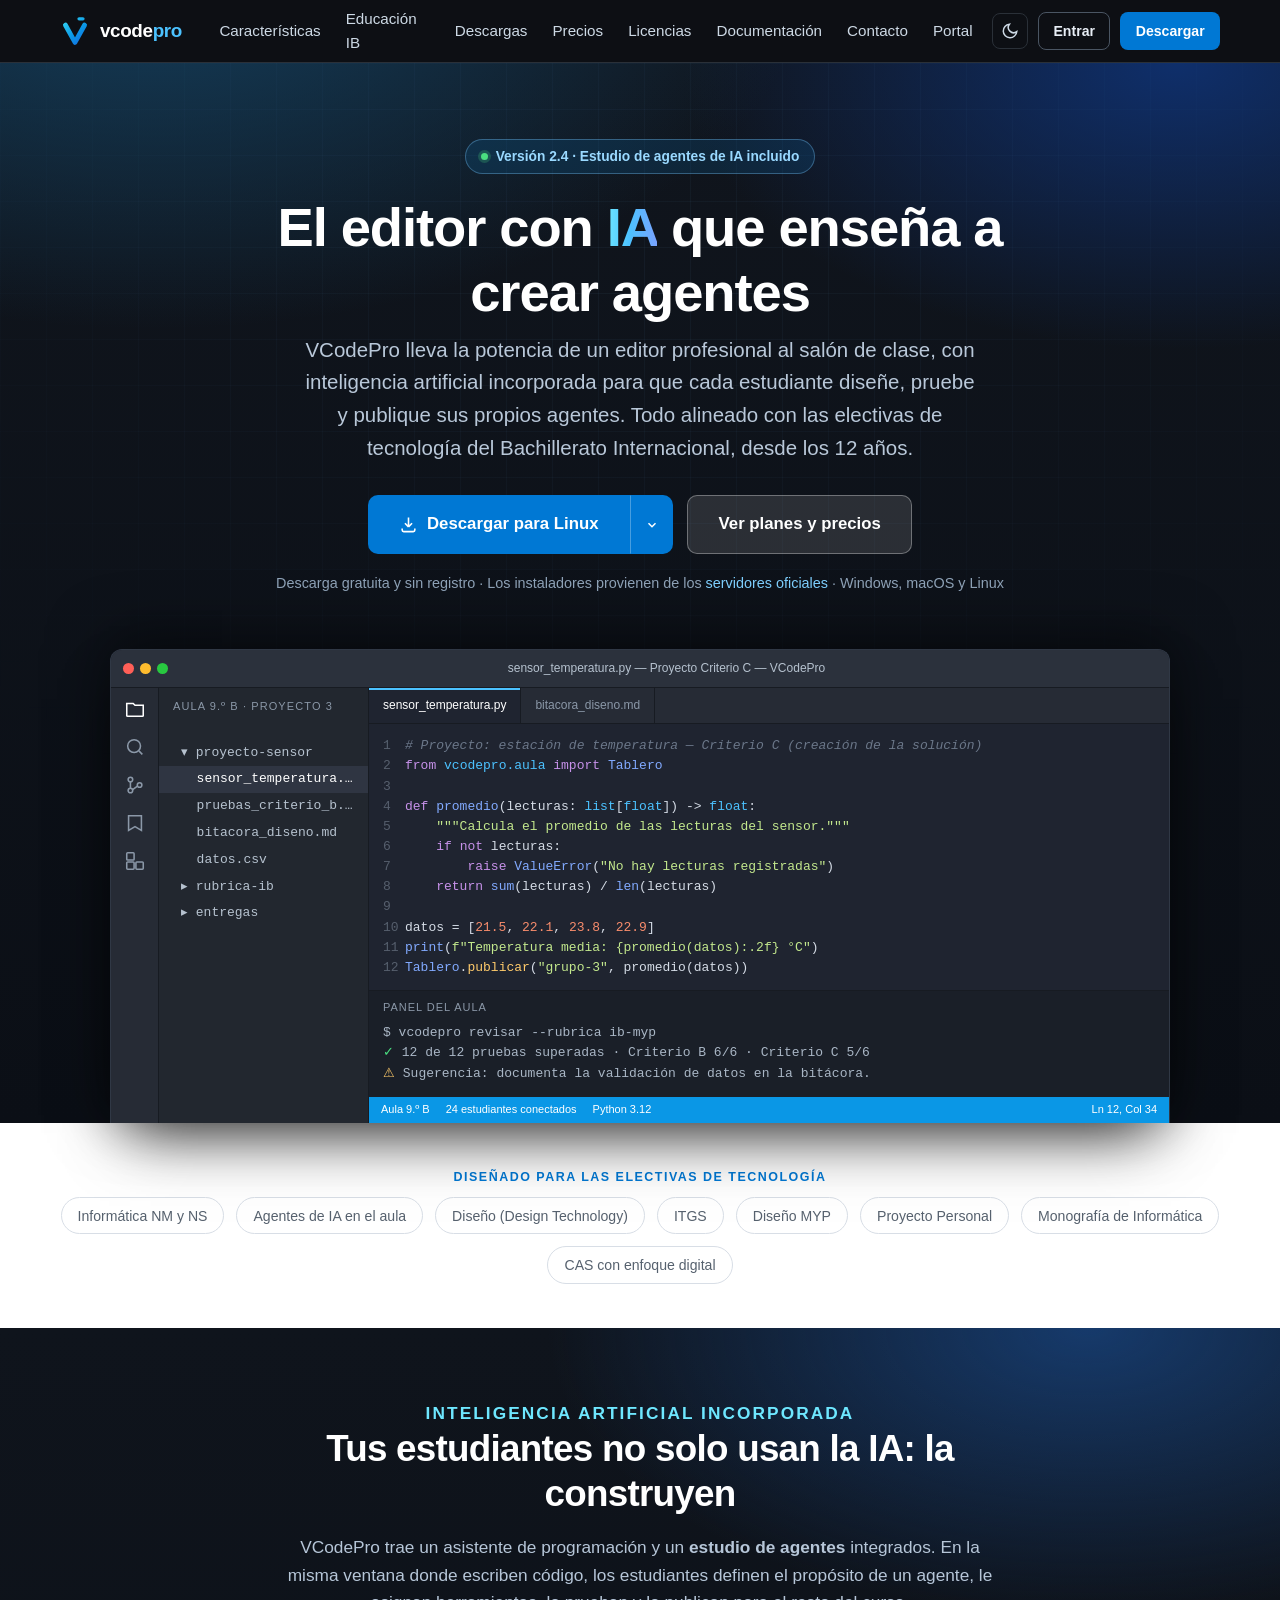
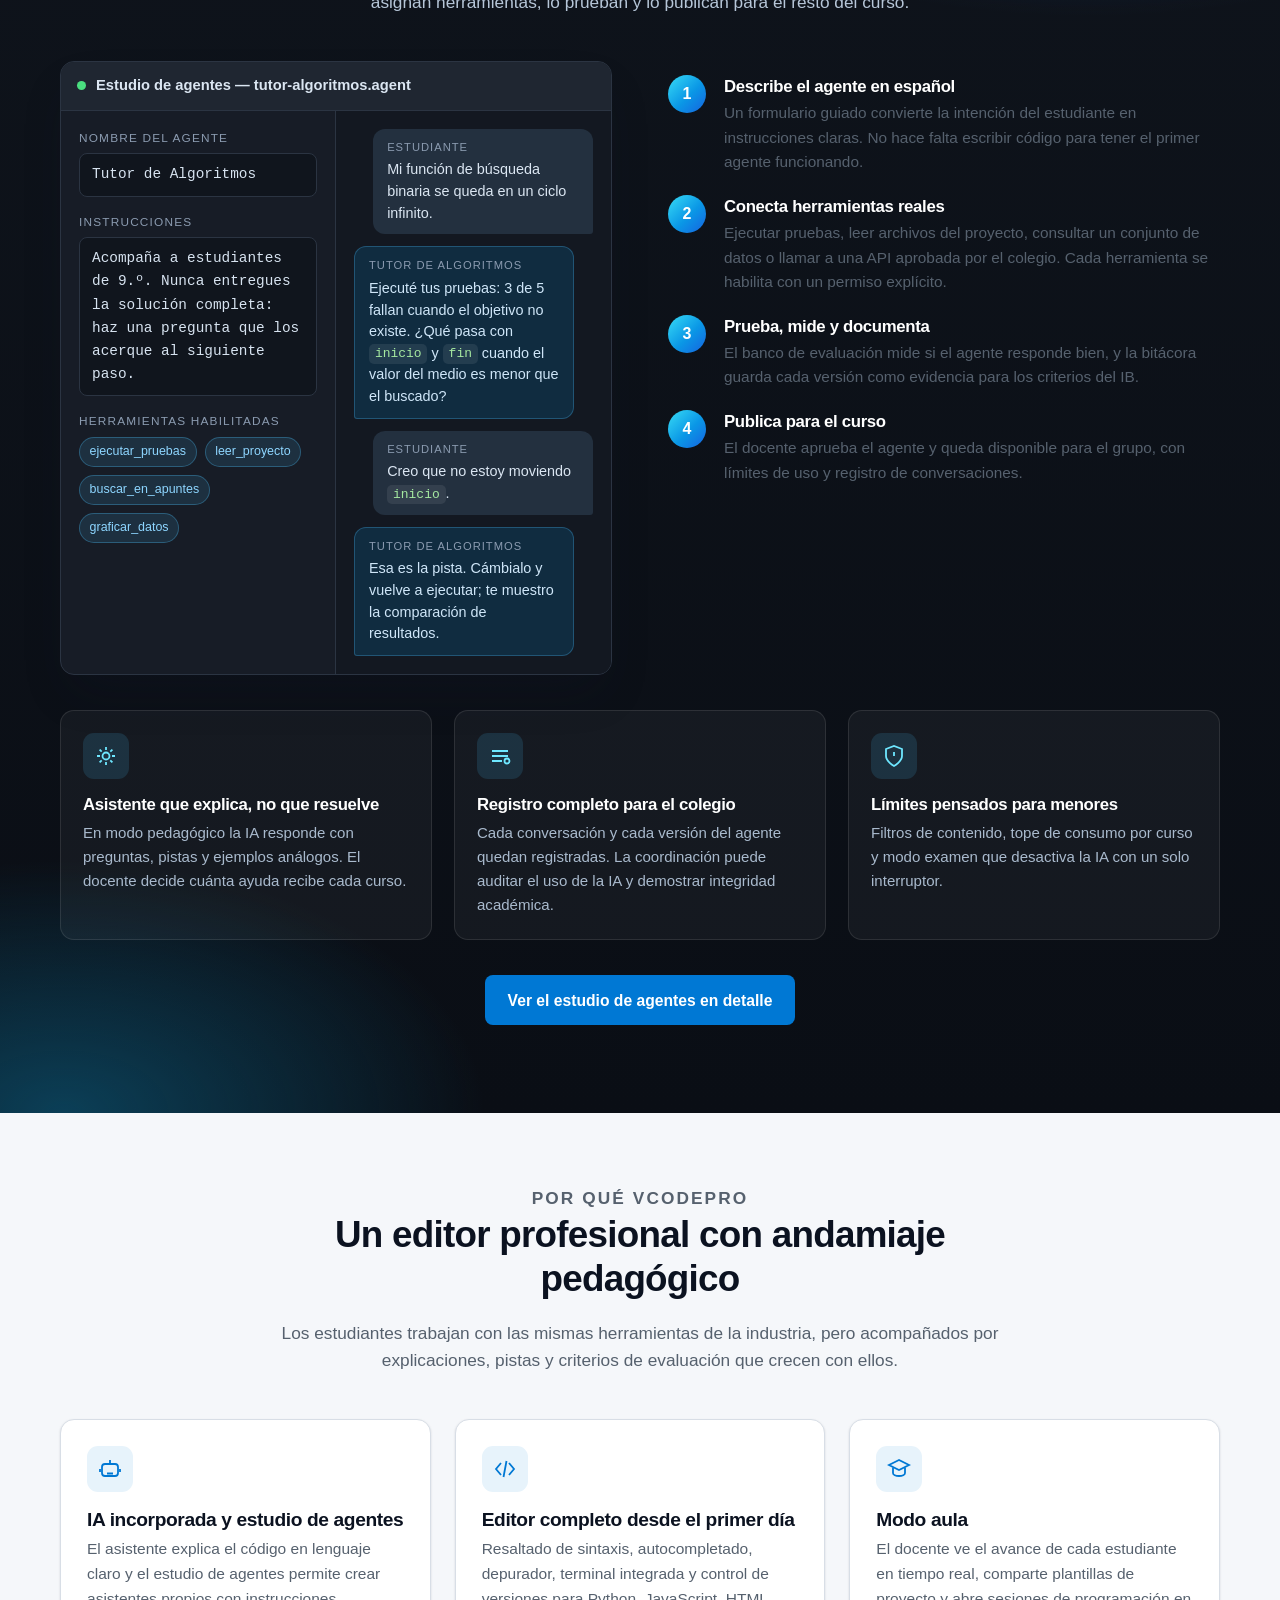
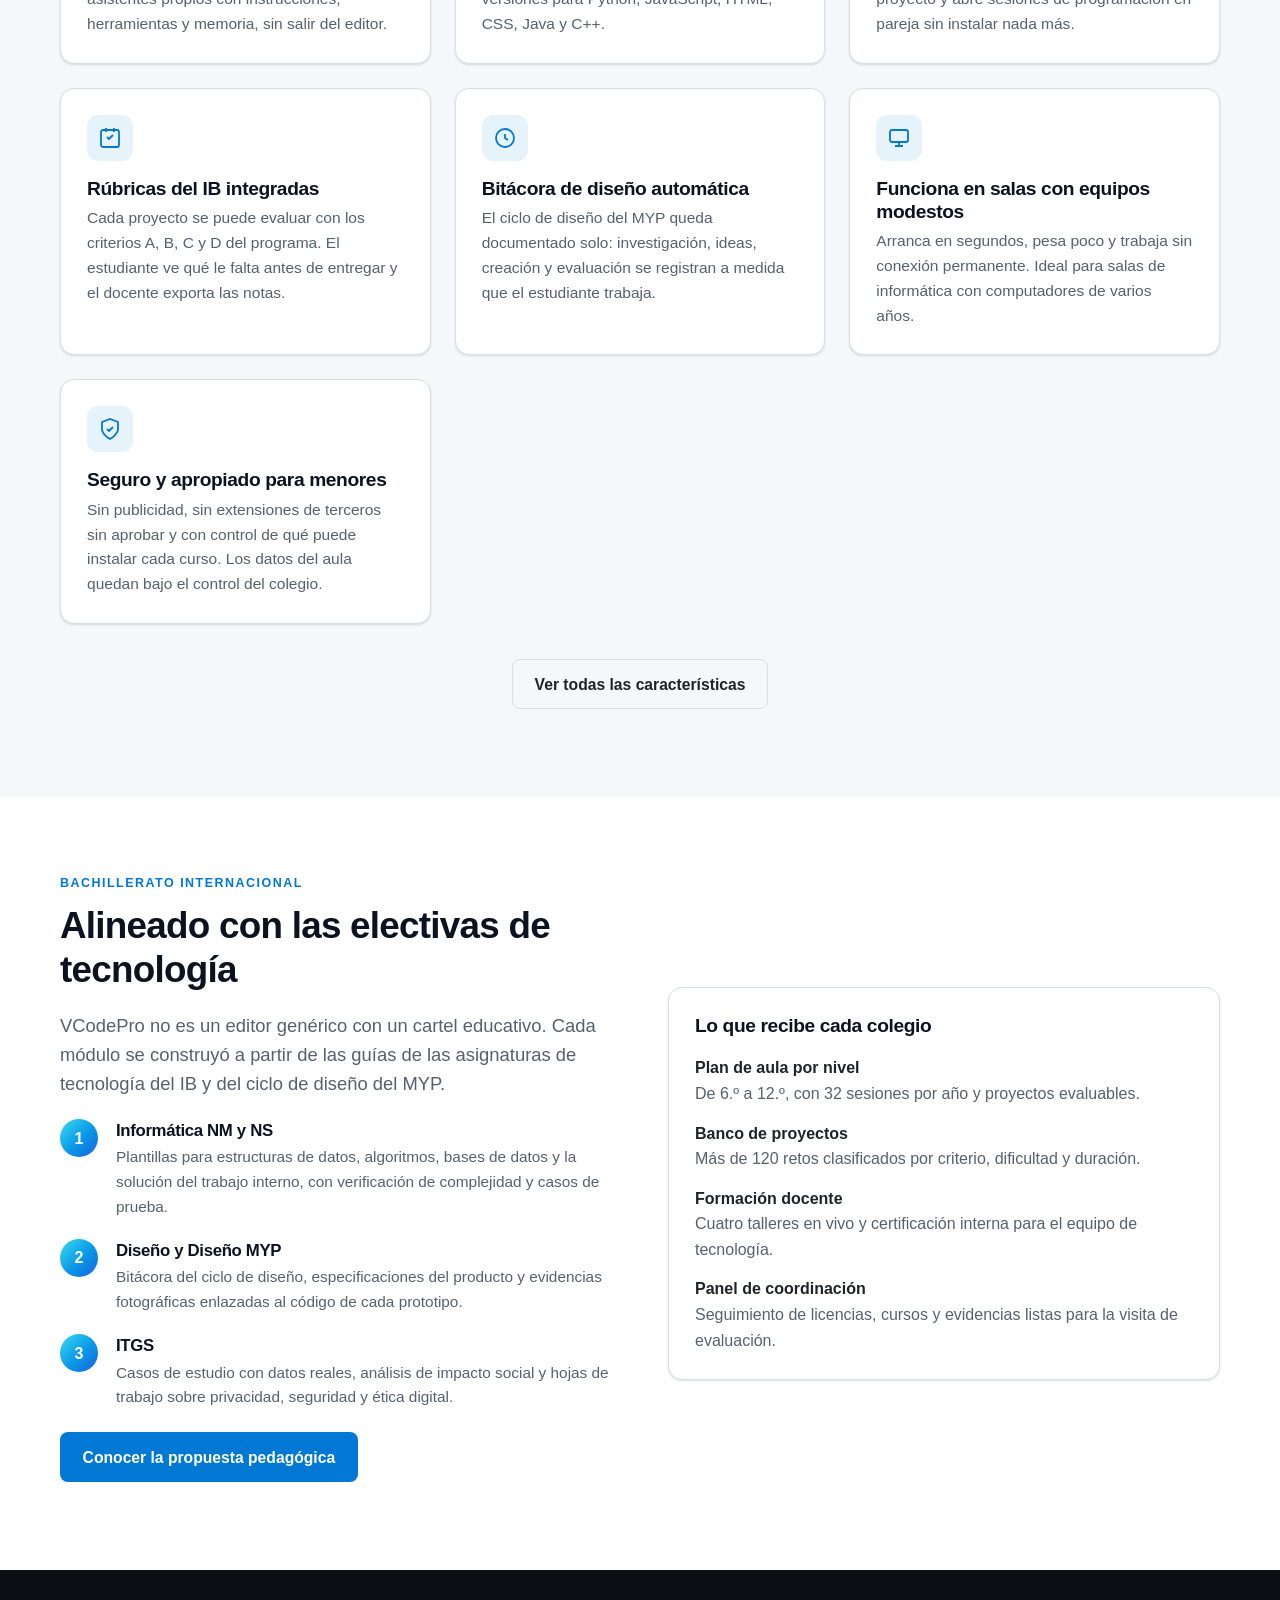
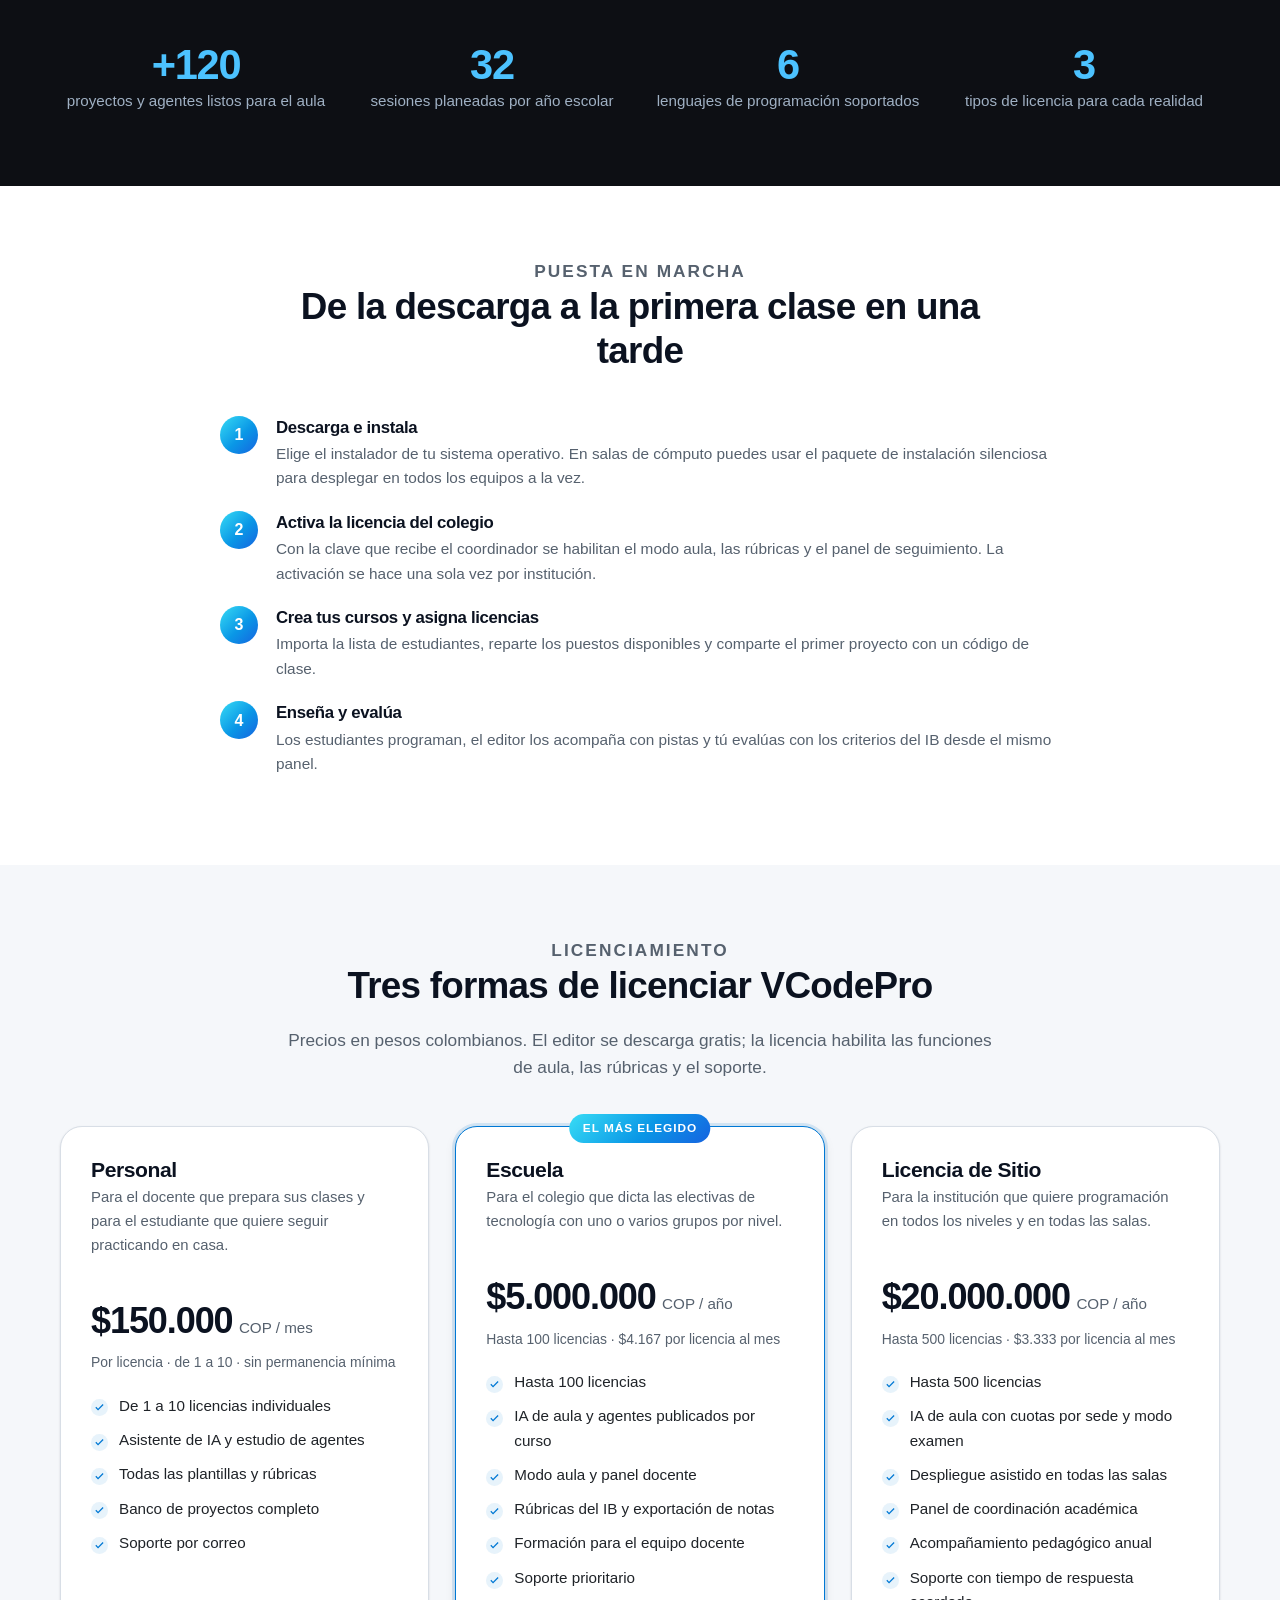
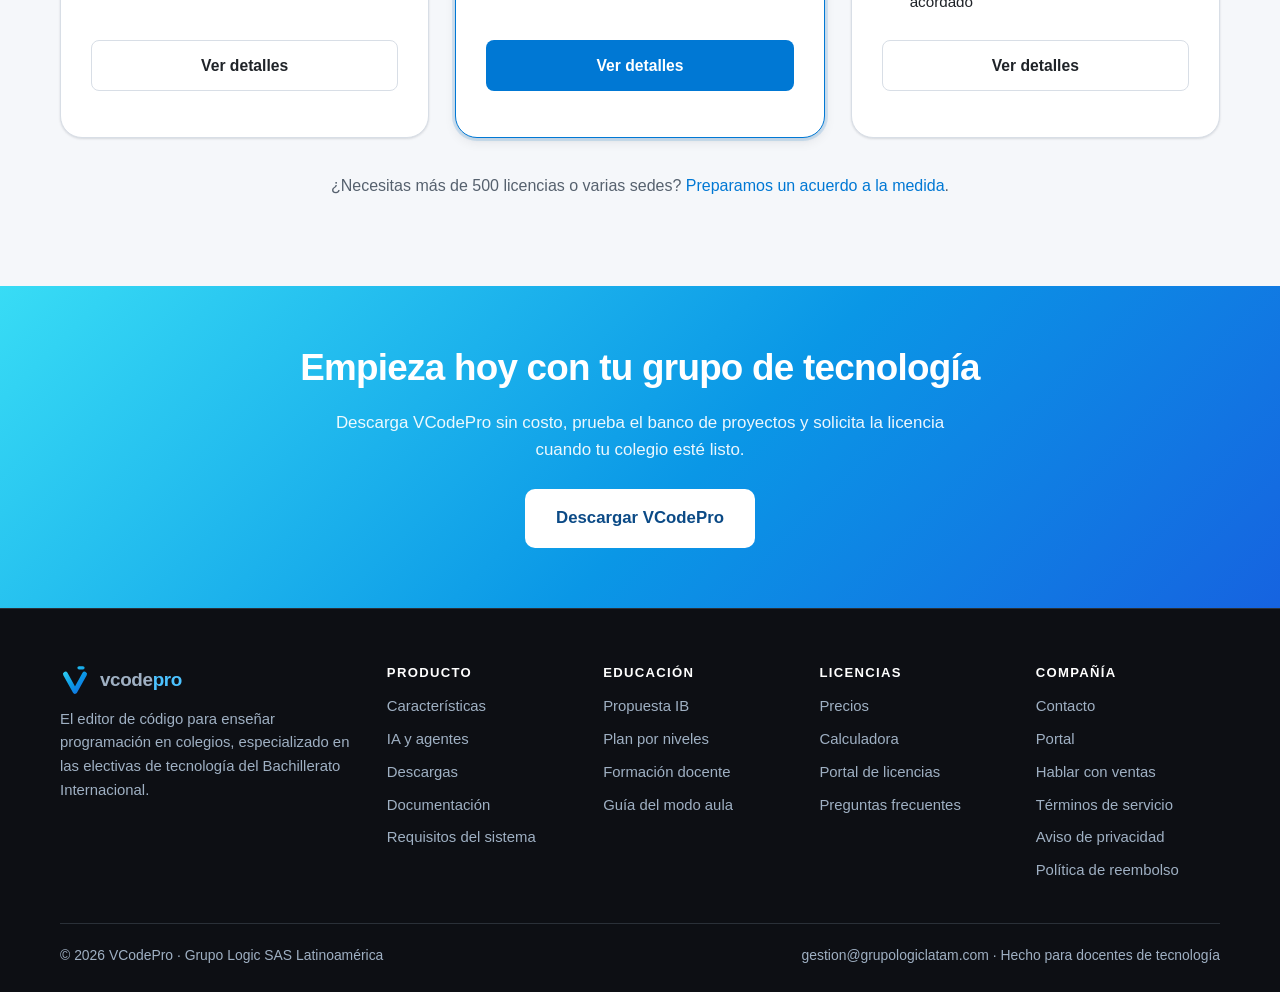
<file: index.html>
<!DOCTYPE html>
<html lang="es">
<head>
<meta charset="utf-8">
<meta name="viewport" content="width=device-width, initial-scale=1">
<title>VCodePro · Editor de código con IA para enseñar programación | Bachillerato Internacional</title>
<meta name="description" content="VCodePro es el editor de código con inteligencia artificial incorporada para crear agentes en clase. Enseña programación desde los 12 años alineado con las electivas de tecnología del Bachillerato Internacional. Descarga gratuita para Windows, macOS y Linux.">
<meta name="keywords" content="vcodepro, editor de código educativo, inteligencia artificial en el aula, creación de agentes, agentes de IA, enseñar programación, Bachillerato Internacional, IB, informática IB, diseño IB, ITGS, licencia escolar, Colombia">
<meta name="author" content="VCodePro">
<meta name="robots" content="index, follow, max-image-preview:large">
<meta name="theme-color" content="#0d0f14">
<link rel="canonical" href="https://www.vcodepro.de/index.html">

<meta property="og:type" content="website">
<meta property="og:site_name" content="VCodePro">
<meta property="og:locale" content="es_CO">
<meta property="og:url" content="https://www.vcodepro.de/index.html">
<meta property="og:title" content="VCodePro · Editor de código con IA para enseñar programación">
<meta property="og:description" content="Editor con IA incorporada para crear agentes en clase, proyectos guiados y rúbricas del Bachillerato Internacional. Descarga gratuita para Windows, macOS y Linux.">
<meta property="og:image" content="https://www.vcodepro.de/assets/img/og-image.png">
<meta property="og:image:width" content="1200">
<meta property="og:image:height" content="630">
<meta property="og:image:alt" content="Logotipo de VCodePro sobre un fondo oscuro">
<meta name="twitter:card" content="summary_large_image">
<meta name="twitter:title" content="VCodePro · Editor de código con IA para enseñar programación">
<meta name="twitter:description" content="Editor de código con IA para crear agentes, pensado para las electivas de tecnología del Bachillerato Internacional. Licencias Personal, Escuela y de Sitio.">
<meta name="twitter:image" content="https://www.vcodepro.de/assets/img/og-image.png">

<link rel="icon" href="assets/img/favicon.svg" type="image/svg+xml">
<link rel="alternate icon" href="assets/img/favicon.ico" sizes="any">
<link rel="apple-touch-icon" href="assets/img/apple-touch-icon.png">
<link rel="manifest" href="manifest.webmanifest">
<link rel="stylesheet" href="assets/css/styles.css">

<script>
  (function () {
    try {
      var t = localStorage.getItem("vcodepro-tema");
      if (!t) { t = window.matchMedia("(prefers-color-scheme: dark)").matches ? "dark" : "light"; }
      document.documentElement.setAttribute("data-theme", t);
    } catch (e) { /* almacenamiento no disponible */ }
  })();
</script>

<script type="application/ld+json">
{
  "@context": "https://schema.org",
  "@graph": [
    {
      "@type": "Organization",
      "@id": "https://www.vcodepro.de/#organizacion",
      "name": "VCodePro",
      "legalName": "Grupo Logic SAS Latinoamérica",
      "url": "https://www.vcodepro.de/",
      "logo": "https://www.vcodepro.de/assets/img/icon-512.png",
      "email": "gestion@grupologiclatam.com",
      "areaServed": ["CO", "LATAM", "ES"],
      "description": "Editor de código para la enseñanza de la programación en colegios, especializado en las electivas de tecnología del Bachillerato Internacional."
    },
    {
      "@type": "WebSite",
      "@id": "https://www.vcodepro.de/#sitio",
      "url": "https://www.vcodepro.de/",
      "name": "VCodePro",
      "inLanguage": "es-CO",
      "publisher": { "@id": "https://www.vcodepro.de/#organizacion" }
    },
    {
      "@type": "SoftwareApplication",
      "name": "VCodePro",
      "applicationCategory": "DeveloperApplication",
      "applicationSubCategory": "Editor de código educativo",
      "operatingSystem": "Windows 10, Windows 11, macOS 11+, Linux",
      "url": "https://www.vcodepro.de/",
      "downloadUrl": "https://www.vcodepro.de/descargas.html",
      "inLanguage": "es",
      "audience": {
        "@type": "EducationalAudience",
        "educationalRole": ["student", "teacher"]
      },
      "typicalAgeRange": "12-19",
      "featureList": [
        "Inteligencia artificial incorporada para la creación de agentes",
        "Estudio de agentes sin código y con código",
        "Modo aula con seguimiento en tiempo real",
        "Rúbricas del Bachillerato Internacional",
        "Bitácora automática del ciclo de diseño",
        "Soporte para Python, JavaScript, HTML, CSS, Java y C++"
      ],
      "publisher": { "@id": "https://www.vcodepro.de/#organizacion" },
      "offers": [
        {
          "@type": "Offer",
          "name": "Licencia Personal",
          "price": "150000",
          "priceCurrency": "COP",
          "description": "Por usuario, facturación mensual.",
          "url": "https://www.vcodepro.de/precios.html"
        },
        {
          "@type": "Offer",
          "name": "Licencia Escuela",
          "price": "5000000",
          "priceCurrency": "COP",
          "description": "Hasta 100 licencias, facturación anual.",
          "url": "https://www.vcodepro.de/precios.html"
        },
        {
          "@type": "Offer",
          "name": "Licencia de Sitio",
          "price": "20000000",
          "priceCurrency": "COP",
          "description": "Hasta 500 licencias, facturación anual.",
          "url": "https://www.vcodepro.de/precios.html"
        }
      ]
    }
  ]
}
</script>
</head>
<body>
<a class="skip-link" href="#contenido">Saltar al contenido principal</a>

<header class="site-header">
  <div class="wrap nav">
    <a class="brand" href="index.html" aria-label="VCodePro, ir al inicio">
      <img src="assets/img/logo-mark.svg" alt="" width="30" height="30">
      <span>vcode<span class="pro">pro</span></span>
    </a>
    <nav class="nav-menu" aria-label="Navegación principal">
      <ul class="nav-links" id="nav-links">
        <li><a href="caracteristicas.html">Características</a></li>
        <li><a href="educacion.html">Educación IB</a></li>
        <li><a href="descargas.html">Descargas</a></li>
        <li><a href="precios.html">Precios</a></li>
        <li><a href="licencias.html">Licencias</a></li>
        <li><a href="documentacion.html">Documentación</a></li>
        <li><a href="contacto.html">Contacto</a></li>
        <li><a href="portal/">Portal</a></li>
      </ul>
    </nav>
    <div class="nav-actions">
      <button class="theme-toggle" type="button" aria-label="Cambiar a tema oscuro" aria-pressed="false">
        <svg class="icon-moon" width="18" height="18" viewBox="0 0 24 24" fill="none" stroke="currentColor" stroke-width="2" aria-hidden="true"><path d="M21 12.8A9 9 0 1 1 11.2 3a7 7 0 0 0 9.8 9.8z"/></svg>
        <svg class="icon-sun" width="18" height="18" viewBox="0 0 24 24" fill="none" stroke="currentColor" stroke-width="2" aria-hidden="true"><circle cx="12" cy="12" r="4"/><path d="M12 2v2m0 16v2M4.9 4.9l1.4 1.4m11.4 11.4 1.4 1.4M2 12h2m16 0h2M4.9 19.1l1.4-1.4M17.7 6.3l1.4-1.4"/></svg>
      </button>
      <a class="btn btn-sm btn-ghost" href="portal/login.php">Entrar</a>
      <a class="btn btn-sm" href="descargas.html">Descargar</a>
      <button class="nav-toggle" type="button" id="nav-toggle" aria-expanded="false" aria-controls="nav-links" aria-label="Abrir el menú de navegación"><span></span></button>
    </div>
  </div>
</header>

<main id="contenido">

  <!-- ============================ PORTADA ============================ -->
  <section class="hero">
    <div class="wrap">
      <div class="hero-inner">
        <p class="pill"><span class="dot" aria-hidden="true"></span> Versión 2.4 · Estudio de agentes de IA incluido</p>
        <h1>El editor con <span class="grad">IA</span> que enseña a crear agentes</h1>
        <p class="hero-sub">
          VCodePro lleva la potencia de un editor profesional al salón de clase, con inteligencia
          artificial incorporada para que cada estudiante diseñe, pruebe y publique sus propios agentes.
          Todo alineado con las electivas de tecnología del Bachillerato Internacional, desde los 12 años.
        </p>

        <div class="hero-cta">
          <div class="dl-group" id="dl-group">
            <a class="btn btn-lg btn-main" id="dl-principal" href="descargas.html" rel="noopener nofollow">
              <svg width="19" height="19" viewBox="0 0 24 24" fill="none" stroke="currentColor" stroke-width="2" aria-hidden="true"><path d="M12 3v12m0 0 4.5-4.5M12 15l-4.5-4.5M4 17v2a2 2 0 0 0 2 2h12a2 2 0 0 0 2-2v-2"/></svg>
              <span id="dl-etiqueta">Descargar VCodePro</span>
            </a>
            <button class="btn btn-lg dl-caret" id="dl-caret" type="button" aria-haspopup="true" aria-expanded="false" aria-label="Ver todas las plataformas">
              <svg width="14" height="14" viewBox="0 0 24 24" fill="none" stroke="currentColor" stroke-width="2.5" aria-hidden="true"><path d="m6 9 6 6 6-6"/></svg>
            </button>
            <div class="dl-menu" id="dl-menu" role="menu" aria-label="Otras plataformas"></div>
          </div>
          <a class="btn btn-lg btn-light" href="precios.html">Ver planes y precios</a>
        </div>

        <p class="hero-note">
          Descarga gratuita y sin registro · Los instaladores provienen de los
          <a href="https://code.visualstudio.com/Download" rel="noopener nofollow">servidores oficiales</a> ·
          Windows, macOS y Linux
        </p>
      </div>

      <!-- Vista previa del editor -->
      <div class="editor-shot" role="img" aria-label="Vista previa de la interfaz de VCodePro con un archivo de Python abierto, el explorador de proyectos del aula y el panel de resultados de las pruebas.">
        <div class="ed-title">
          <div class="ed-dots" aria-hidden="true">
            <i style="background:#ff5f57"></i><i style="background:#febc2e"></i><i style="background:#28c840"></i>
          </div>
          <div class="ed-name">sensor_temperatura.py — Proyecto Criterio C — VCodePro</div>
        </div>
        <div class="ed-body">
          <div class="ed-rail" aria-hidden="true">
            <svg class="on" viewBox="0 0 24 24" fill="none" stroke="currentColor" stroke-width="1.7"><path d="M3 6h7l2 2h9v11a1 1 0 0 1-1 1H4a1 1 0 0 1-1-1z"/></svg>
            <svg viewBox="0 0 24 24" fill="none" stroke="currentColor" stroke-width="1.7"><circle cx="11" cy="11" r="7"/><path d="m20 20-3.5-3.5"/></svg>
            <svg viewBox="0 0 24 24" fill="none" stroke="currentColor" stroke-width="1.7"><circle cx="7" cy="6" r="2.5"/><circle cx="7" cy="18" r="2.5"/><circle cx="17" cy="12" r="2.5"/><path d="M7 8.5v7M9.5 17 15 13"/></svg>
            <svg viewBox="0 0 24 24" fill="none" stroke="currentColor" stroke-width="1.7"><path d="M5 4h14v16l-7-4-7 4z"/></svg>
            <svg viewBox="0 0 24 24" fill="none" stroke="currentColor" stroke-width="1.7"><rect x="3" y="3" width="8" height="8" rx="1"/><rect x="13" y="13" width="8" height="8" rx="1"/><rect x="3" y="13" width="8" height="8" rx="1"/></svg>
          </div>
          <div class="ed-side">
            <p class="h">Aula 9.º B · Proyecto 3</p>
            <ul>
              <li>&#9662; proyecto-sensor</li>
              <li class="sel">&nbsp;&nbsp;sensor_temperatura.py</li>
              <li>&nbsp;&nbsp;pruebas_criterio_b.py</li>
              <li>&nbsp;&nbsp;bitacora_diseno.md</li>
              <li>&nbsp;&nbsp;datos.csv</li>
              <li>&#9656; rubrica-ib</li>
              <li>&#9656; entregas</li>
            </ul>
          </div>
          <div class="ed-main">
            <div class="ed-tabs">
              <div class="act">sensor_temperatura.py</div>
              <div>bitacora_diseno.md</div>
            </div>
<pre class="ed-code"><code><span class="ln">1</span><span class="c"># Proyecto: estación de temperatura — Criterio C (creación de la solución)</span>
<span class="ln">2</span><span class="k">from</span> <span class="t">vcodepro.aula</span> <span class="k">import</span> <span class="f">Tablero</span>
<span class="ln">3</span>
<span class="ln">4</span><span class="k">def</span> <span class="f">promedio</span>(lecturas: <span class="t">list</span>[<span class="t">float</span>]) -&gt; <span class="t">float</span>:
<span class="ln">5</span>    <span class="s">"""Calcula el promedio de las lecturas del sensor."""</span>
<span class="ln">6</span>    <span class="k">if</span> <span class="k">not</span> lecturas:
<span class="ln">7</span>        <span class="k">raise</span> <span class="f">ValueError</span>(<span class="s">"No hay lecturas registradas"</span>)
<span class="ln">8</span>    <span class="k">return</span> <span class="f">sum</span>(lecturas) / <span class="f">len</span>(lecturas)
<span class="ln">9</span>
<span class="ln">10</span>datos = [<span class="n">21.5</span>, <span class="n">22.1</span>, <span class="n">23.8</span>, <span class="n">22.9</span>]
<span class="ln">11</span><span class="f">print</span>(<span class="s">f"Temperatura media: {promedio(datos):.2f} °C"</span>)
<span class="ln">12</span><span class="f">Tablero</span>.<span class="v">publicar</span>(<span class="s">"grupo-3"</span>, promedio(datos))
</code></pre>
            <div class="ed-term">
              <p class="tt">Panel del aula</p>
              <div>$ vcodepro revisar --rubrica ib-myp</div>
              <div><span style="color:#4ade80">&#10003;</span> 12 de 12 pruebas superadas · Criterio B 6/6 · Criterio C 5/6</div>
              <div><span style="color:#ffcb6b">&#9888;</span> Sugerencia: documenta la validación de datos en la bitácora.</div>
            </div>
            <div class="ed-status">
              <span>Aula 9.º B</span><span>24 estudiantes conectados</span><span>Python 3.12</span><span>Ln 12, Col 34</span>
            </div>
          </div>
        </div>
      </div>
    </div>
  </section>

  <!-- ============================ PROGRAMAS ============================ -->
  <section class="section section-sm" style="padding-top:110px">
    <div class="wrap text-center">
      <p class="eyebrow">Diseñado para las electivas de tecnología</p>
      <div class="chip-list center">
        <span class="chip">Informática NM y NS</span>
        <span class="chip">Agentes de IA en el aula</span>
        <span class="chip">Diseño (Design Technology)</span>
        <span class="chip">ITGS</span>
        <span class="chip">Diseño MYP</span>
        <span class="chip">Proyecto Personal</span>
        <span class="chip">Monografía de Informática</span>
        <span class="chip">CAS con enfoque digital</span>
      </div>
    </div>
  </section>

  <!-- ============================ IA Y AGENTES ============================ -->
  <section class="section ia-band" id="ia">
    <div class="wrap">
      <div class="section-head">
        <p class="eyebrow">Inteligencia artificial incorporada</p>
        <h2>Tus estudiantes no solo usan la IA: la construyen</h2>
        <p>VCodePro trae un asistente de programación y un <strong>estudio de agentes</strong> integrados.
          En la misma ventana donde escriben código, los estudiantes definen el propósito de un agente,
          le asignan herramientas, lo prueban y lo publican para el resto del curso.</p>
      </div>

      <div class="split" style="align-items:stretch">
        <div class="agent-studio" role="img" aria-label="Estudio de agentes de VCodePro: a la izquierda la configuración del agente Tutor de Algoritmos con sus herramientas; a la derecha una conversación de prueba entre un estudiante y el agente.">
          <div class="agent-head">
            <span class="dot-ia" aria-hidden="true"></span>
            Estudio de agentes — tutor-algoritmos.agent
          </div>
          <div class="agent-body">
            <div class="agent-config">
              <label>Nombre del agente</label>
              <div class="campo">Tutor de Algoritmos</div>
              <label>Instrucciones</label>
              <div class="campo">Acompaña a estudiantes de 9.º. Nunca entregues la solución completa: haz una pregunta que los acerque al siguiente paso.</div>
              <label>Herramientas habilitadas</label>
              <div class="agent-tools">
                <span>ejecutar_pruebas</span>
                <span>leer_proyecto</span>
                <span>buscar_en_apuntes</span>
                <span>graficar_datos</span>
              </div>
            </div>
            <div class="agent-chat">
              <div class="burbuja est"><span class="quien">Estudiante</span>Mi función de búsqueda binaria se queda en un ciclo infinito.</div>
              <div class="burbuja ia"><span class="quien">Tutor de Algoritmos</span>Ejecuté tus pruebas: 3 de 5 fallan cuando el objetivo no existe. ¿Qué pasa con <code>inicio</code> y <code>fin</code> cuando el valor del medio es menor que el buscado?</div>
              <div class="burbuja est"><span class="quien">Estudiante</span>Creo que no estoy moviendo <code>inicio</code>.</div>
              <div class="burbuja ia"><span class="quien">Tutor de Algoritmos</span>Esa es la pista. Cámbialo y vuelve a ejecutar; te muestro la comparación de resultados.</div>
            </div>
          </div>
        </div>

        <div>
          <ol class="steps">
            <li>
              <h3>Describe el agente en español</h3>
              <p>Un formulario guiado convierte la intención del estudiante en instrucciones claras.
                No hace falta escribir código para tener el primer agente funcionando.</p>
            </li>
            <li>
              <h3>Conecta herramientas reales</h3>
              <p>Ejecutar pruebas, leer archivos del proyecto, consultar un conjunto de datos o llamar a
                una API aprobada por el colegio. Cada herramienta se habilita con un permiso explícito.</p>
            </li>
            <li>
              <h3>Prueba, mide y documenta</h3>
              <p>El banco de evaluación mide si el agente responde bien, y la bitácora guarda cada
                versión como evidencia para los criterios del IB.</p>
            </li>
            <li>
              <h3>Publica para el curso</h3>
              <p>El docente aprueba el agente y queda disponible para el grupo, con límites de uso y
                registro de conversaciones.</p>
            </li>
          </ol>
        </div>
      </div>

      <div class="ia-grid mt-3">
        <article class="ia-card">
          <div class="card-icon" aria-hidden="true">
            <svg viewBox="0 0 24 24" fill="none" stroke="currentColor" stroke-width="1.8"><path d="M12 3v3M12 18v3M3 12h3M18 12h3M5.6 5.6l2.1 2.1M16.3 16.3l2.1 2.1M18.4 5.6l-2.1 2.1M7.7 16.3l-2.1 2.1"/><circle cx="12" cy="12" r="3.5"/></svg>
          </div>
          <h3>Asistente que explica, no que resuelve</h3>
          <p>En modo pedagógico la IA responde con preguntas, pistas y ejemplos análogos. El docente
            decide cuánta ayuda recibe cada curso.</p>
        </article>
        <article class="ia-card">
          <div class="card-icon" aria-hidden="true">
            <svg viewBox="0 0 24 24" fill="none" stroke="currentColor" stroke-width="1.8"><path d="M4 7h16M4 12h16M4 17h10"/><circle cx="19" cy="17" r="2.5"/></svg>
          </div>
          <h3>Registro completo para el colegio</h3>
          <p>Cada conversación y cada versión del agente quedan registradas. La coordinación puede
            auditar el uso de la IA y demostrar integridad académica.</p>
        </article>
        <article class="ia-card">
          <div class="card-icon" aria-hidden="true">
            <svg viewBox="0 0 24 24" fill="none" stroke="currentColor" stroke-width="1.8"><path d="M12 22s8-4.5 8-10V5l-8-3-8 3v7c0 5.5 8 10 8 10z"/><path d="M12 8v4M12 15.5h.01"/></svg>
          </div>
          <h3>Límites pensados para menores</h3>
          <p>Filtros de contenido, tope de consumo por curso y modo examen que desactiva la IA con un
            solo interruptor.</p>
        </article>
      </div>

      <p class="text-center mt-3">
        <a class="btn" href="caracteristicas.html#agentes">Ver el estudio de agentes en detalle</a>
      </p>
    </div>
  </section>

  <!-- ============================ CARACTERÍSTICAS ============================ -->
  <section class="section section-alt">
    <div class="wrap">
      <div class="section-head">
        <p class="eyebrow">Por qué VCodePro</p>
        <h2>Un editor profesional con andamiaje pedagógico</h2>
        <p>Los estudiantes trabajan con las mismas herramientas de la industria, pero acompañados por
          explicaciones, pistas y criterios de evaluación que crecen con ellos.</p>
      </div>

      <div class="grid grid-3">
        <article class="card reveal">
          <div class="card-icon" aria-hidden="true">
            <svg viewBox="0 0 24 24" fill="none" stroke="currentColor" stroke-width="1.8"><rect x="4" y="7" width="16" height="12" rx="3"/><path d="M12 7V3M8.5 13h.01M15.5 13h.01M9 16.5h6"/><path d="M2 12v3M22 12v3"/></svg>
          </div>
          <h3>IA incorporada y estudio de agentes</h3>
          <p>El asistente explica el código en lenguaje claro y el estudio de agentes permite crear
            asistentes propios con instrucciones, herramientas y memoria, sin salir del editor.</p>
        </article>

        <article class="card reveal">
          <div class="card-icon" aria-hidden="true">
            <svg viewBox="0 0 24 24" fill="none" stroke="currentColor" stroke-width="1.8"><path d="M8 6 3 12l5 6M16 6l5 6-5 6M13.5 4l-3 16"/></svg>
          </div>
          <h3>Editor completo desde el primer día</h3>
          <p>Resaltado de sintaxis, autocompletado, depurador, terminal integrada y control de versiones
            para Python, JavaScript, HTML, CSS, Java y C++.</p>
        </article>

        <article class="card reveal">
          <div class="card-icon" aria-hidden="true">
            <svg viewBox="0 0 24 24" fill="none" stroke="currentColor" stroke-width="1.8"><path d="M12 3 2 8l10 5 10-5z"/><path d="M6 10.5V16c0 1.7 2.7 3 6 3s6-1.3 6-3v-5.5"/></svg>
          </div>
          <h3>Modo aula</h3>
          <p>El docente ve el avance de cada estudiante en tiempo real, comparte plantillas de proyecto
            y abre sesiones de programación en pareja sin instalar nada más.</p>
        </article>

        <article class="card reveal">
          <div class="card-icon" aria-hidden="true">
            <svg viewBox="0 0 24 24" fill="none" stroke="currentColor" stroke-width="1.8"><path d="M9 11l2 2 4-4"/><rect x="3" y="4" width="18" height="17" rx="2"/><path d="M8 2v4M16 2v4"/></svg>
          </div>
          <h3>Rúbricas del IB integradas</h3>
          <p>Cada proyecto se puede evaluar con los criterios A, B, C y D del programa. El estudiante ve
            qué le falta antes de entregar y el docente exporta las notas.</p>
        </article>

        <article class="card reveal">
          <div class="card-icon" aria-hidden="true">
            <svg viewBox="0 0 24 24" fill="none" stroke="currentColor" stroke-width="1.8"><circle cx="12" cy="12" r="9"/><path d="M12 8v4l3 2"/></svg>
          </div>
          <h3>Bitácora de diseño automática</h3>
          <p>El ciclo de diseño del MYP queda documentado solo: investigación, ideas, creación y
            evaluación se registran a medida que el estudiante trabaja.</p>
        </article>

        <article class="card reveal">
          <div class="card-icon" aria-hidden="true">
            <svg viewBox="0 0 24 24" fill="none" stroke="currentColor" stroke-width="1.8"><rect x="3" y="4" width="18" height="12" rx="2"/><path d="M8 20h8M12 16v4"/></svg>
          </div>
          <h3>Funciona en salas con equipos modestos</h3>
          <p>Arranca en segundos, pesa poco y trabaja sin conexión permanente. Ideal para salas de
            informática con computadores de varios años.</p>
        </article>

        <article class="card reveal">
          <div class="card-icon" aria-hidden="true">
            <svg viewBox="0 0 24 24" fill="none" stroke="currentColor" stroke-width="1.8"><path d="M12 22s8-4.5 8-10V5l-8-3-8 3v7c0 5.5 8 10 8 10z"/><path d="m9 12 2 2 4-4"/></svg>
          </div>
          <h3>Seguro y apropiado para menores</h3>
          <p>Sin publicidad, sin extensiones de terceros sin aprobar y con control de qué puede instalar
            cada curso. Los datos del aula quedan bajo el control del colegio.</p>
        </article>
      </div>

      <p class="text-center mt-3">
        <a class="btn btn-ghost" href="caracteristicas.html">Ver todas las características</a>
      </p>
    </div>
  </section>

  <!-- ============================ IB ============================ -->
  <section class="section">
    <div class="wrap split">
      <div>
        <p class="eyebrow">Bachillerato Internacional</p>
        <h2>Alineado con las electivas de tecnología</h2>
        <p class="lead">
          VCodePro no es un editor genérico con un cartel educativo. Cada módulo se construyó a partir
          de las guías de las asignaturas de tecnología del IB y del ciclo de diseño del MYP.
        </p>
        <ul class="steps mt-2">
          <li>
            <h3>Informática NM y NS</h3>
            <p>Plantillas para estructuras de datos, algoritmos, bases de datos y la solución del
              trabajo interno, con verificación de complejidad y casos de prueba.</p>
          </li>
          <li>
            <h3>Diseño y Diseño MYP</h3>
            <p>Bitácora del ciclo de diseño, especificaciones del producto y evidencias fotográficas
              enlazadas al código de cada prototipo.</p>
          </li>
          <li>
            <h3>ITGS</h3>
            <p>Casos de estudio con datos reales, análisis de impacto social y hojas de trabajo sobre
              privacidad, seguridad y ética digital.</p>
          </li>
        </ul>
        <p class="mt-2"><a class="btn" href="educacion.html">Conocer la propuesta pedagógica</a></p>
      </div>

      <div>
        <div class="card">
          <h3>Lo que recibe cada colegio</h3>
          <ul class="plan-like" style="list-style:none;padding:0;display:grid;gap:14px;margin:18px 0 0">
            <li><strong>Plan de aula por nivel</strong><br><span class="muted">De 6.º a 12.º, con 32 sesiones por año y proyectos evaluables.</span></li>
            <li><strong>Banco de proyectos</strong><br><span class="muted">Más de 120 retos clasificados por criterio, dificultad y duración.</span></li>
            <li><strong>Formación docente</strong><br><span class="muted">Cuatro talleres en vivo y certificación interna para el equipo de tecnología.</span></li>
            <li><strong>Panel de coordinación</strong><br><span class="muted">Seguimiento de licencias, cursos y evidencias listas para la visita de evaluación.</span></li>
          </ul>
        </div>
      </div>
    </div>
  </section>

  <!-- ============================ CIFRAS ============================ -->
  <section class="section section-dark">
    <div class="wrap">
      <div class="grid grid-4">
        <div class="stat"><b>+120</b><span>proyectos y agentes listos para el aula</span></div>
        <div class="stat"><b>32</b><span>sesiones planeadas por año escolar</span></div>
        <div class="stat"><b>6</b><span>lenguajes de programación soportados</span></div>
        <div class="stat"><b>3</b><span>tipos de licencia para cada realidad</span></div>
      </div>
    </div>
  </section>

  <!-- ============================ CÓMO EMPEZAR ============================ -->
  <section class="section">
    <div class="wrap wrap-narrow">
      <div class="section-head">
        <p class="eyebrow">Puesta en marcha</p>
        <h2>De la descarga a la primera clase en una tarde</h2>
      </div>
      <ol class="steps">
        <li>
          <h3>Descarga e instala</h3>
          <p>Elige el instalador de tu sistema operativo. En salas de cómputo puedes usar el paquete de
            instalación silenciosa para desplegar en todos los equipos a la vez.</p>
        </li>
        <li>
          <h3>Activa la licencia del colegio</h3>
          <p>Con la clave que recibe el coordinador se habilitan el modo aula, las rúbricas y el panel
            de seguimiento. La activación se hace una sola vez por institución.</p>
        </li>
        <li>
          <h3>Crea tus cursos y asigna licencias</h3>
          <p>Importa la lista de estudiantes, reparte los puestos disponibles y comparte el primer
            proyecto con un código de clase.</p>
        </li>
        <li>
          <h3>Enseña y evalúa</h3>
          <p>Los estudiantes programan, el editor los acompaña con pistas y tú evalúas con los criterios
            del IB desde el mismo panel.</p>
        </li>
      </ol>
    </div>
  </section>

  <!-- ============================ PLANES ============================ -->
  <section class="section section-alt">
    <div class="wrap">
      <div class="section-head">
        <p class="eyebrow">Licenciamiento</p>
        <h2>Tres formas de licenciar VCodePro</h2>
        <p>Precios en pesos colombianos. El editor se descarga gratis; la licencia habilita las
          funciones de aula, las rúbricas y el soporte.</p>
      </div>

      <div class="price-grid">
        <article class="plan reveal" data-plan="personal">
          <h3 data-plan-nombre>Personal</h3>
          <p class="who">Para el docente que prepara sus clases y para el estudiante que quiere seguir practicando en casa.</p>
          <p class="price"><b data-plan-precio>$150.000</b> <em data-plan-periodo>COP / mes</em></p>
          <p class="price-note">Por licencia · de 1 a 10 · sin permanencia mínima</p>
          <ul>
            <li>De 1 a 10 licencias individuales</li>
            <li>Asistente de IA y estudio de agentes</li>
            <li>Todas las plantillas y rúbricas</li>
            <li>Banco de proyectos completo</li>
            <li>Soporte por correo</li>
          </ul>
          <p class="cta"><a class="btn btn-ghost btn-block" href="precios.html#personal">Ver detalles</a></p>
        </article>

        <article class="plan featured reveal" data-plan="escuela">
          <span class="tag">El más elegido</span>
          <h3 data-plan-nombre>Escuela</h3>
          <p class="who">Para el colegio que dicta las electivas de tecnología con uno o varios grupos por nivel.</p>
          <p class="price"><b data-plan-precio>$5.000.000</b> <em data-plan-periodo>COP / año</em></p>
          <p class="price-note">Hasta <span data-plan-cupo>100</span> licencias · <span data-plan-unitario>$4.167</span> por licencia al mes</p>
          <ul>
            <li>Hasta <span data-plan-cupo>100</span> licencias</li>
            <li>IA de aula y agentes publicados por curso</li>
            <li>Modo aula y panel docente</li>
            <li>Rúbricas del IB y exportación de notas</li>
            <li>Formación para el equipo docente</li>
            <li>Soporte prioritario</li>
          </ul>
          <p class="cta"><a class="btn btn-block" href="precios.html#escuela">Ver detalles</a></p>
        </article>

        <article class="plan reveal" data-plan="sitio">
          <h3 data-plan-nombre>Licencia de Sitio</h3>
          <p class="who">Para la institución que quiere programación en todos los niveles y en todas las salas.</p>
          <p class="price"><b data-plan-precio>$20.000.000</b> <em data-plan-periodo>COP / año</em></p>
          <p class="price-note">Hasta <span data-plan-cupo>500</span> licencias · <span data-plan-unitario>$3.333</span> por licencia al mes</p>
          <ul>
            <li>Hasta <span data-plan-cupo>500</span> licencias</li>
            <li>IA de aula con cuotas por sede y modo examen</li>
            <li>Despliegue asistido en todas las salas</li>
            <li>Panel de coordinación académica</li>
            <li>Acompañamiento pedagógico anual</li>
            <li>Soporte con tiempo de respuesta acordado</li>
          </ul>
          <p class="cta"><a class="btn btn-ghost btn-block" href="precios.html#sitio">Ver detalles</a></p>
        </article>
      </div>

      <p class="text-center mt-3 muted">
        ¿Necesitas más de 500 licencias o varias sedes?
        <a href="contacto.html?motivo=sitio">Preparamos un acuerdo a la medida</a>.
      </p>
    </div>
  </section>

  <!-- ============================ CIERRE ============================ -->
  <section class="cta-band">
    <div class="wrap">
      <h2>Empieza hoy con tu grupo de tecnología</h2>
      <p>Descarga VCodePro sin costo, prueba el banco de proyectos y solicita la licencia cuando tu
        colegio esté listo.</p>
      <a class="btn btn-lg" href="descargas.html">Descargar VCodePro</a>
    </div>
  </section>

</main>

<footer class="site-footer">
  <div class="wrap">
    <div class="footer-grid">
      <div class="footer-brand">
        <a class="brand" href="index.html">
          <img src="assets/img/logo-mark.svg" alt="" width="30" height="30">
          <span>vcode<span class="pro">pro</span></span>
        </a>
        <p>El editor de código para enseñar programación en colegios, especializado en las electivas de
          tecnología del Bachillerato Internacional.</p>
      </div>
      <div>
        <h4>Producto</h4>
        <ul>
          <li><a href="caracteristicas.html">Características</a></li>
          <li><a href="caracteristicas.html#agentes">IA y agentes</a></li>
          <li><a href="descargas.html">Descargas</a></li>
          <li><a href="documentacion.html">Documentación</a></li>
          <li><a href="documentacion.html#requisitos">Requisitos del sistema</a></li>
        </ul>
      </div>
      <div>
        <h4>Educación</h4>
        <ul>
          <li><a href="educacion.html">Propuesta IB</a></li>
          <li><a href="educacion.html#niveles">Plan por niveles</a></li>
          <li><a href="educacion.html#docentes">Formación docente</a></li>
          <li><a href="documentacion.html#aula">Guía del modo aula</a></li>
        </ul>
      </div>
      <div>
        <h4>Licencias</h4>
        <ul>
          <li><a href="precios.html">Precios</a></li>
          <li><a href="precios.html#calculadora">Calculadora</a></li>
          <li><a href="licencias.html">Portal de licencias</a></li>
          <li><a href="precios.html#faq">Preguntas frecuentes</a></li>
        </ul>
      </div>
      <div>
        <h4>Compañía</h4>
        <ul>
          <li><a href="contacto.html">Contacto</a></li>
        <li><a href="portal/">Portal</a></li>
          <li><a href="contacto.html#ventas">Hablar con ventas</a></li>
          <li><a href="terminos.html">Términos de servicio</a></li>
          <li><a href="privacidad.html">Aviso de privacidad</a></li>
          <li><a href="reembolsos.html">Política de reembolso</a></li>
        </ul>
      </div>
    </div>

    <div class="footer-bottom">
      <span>&copy; <span id="anio">2026</span> VCodePro · Grupo Logic SAS Latinoamérica</span>
      <span><a href="mailto:gestion@grupologiclatam.com">gestion@grupologiclatam.com</a> · Hecho para docentes de tecnología</span>
    </div>
  </div>
</footer>

<script src="assets/js/main.js"></script>
<script src="assets/js/planes.js"></script>
</body>
</html>
</file>
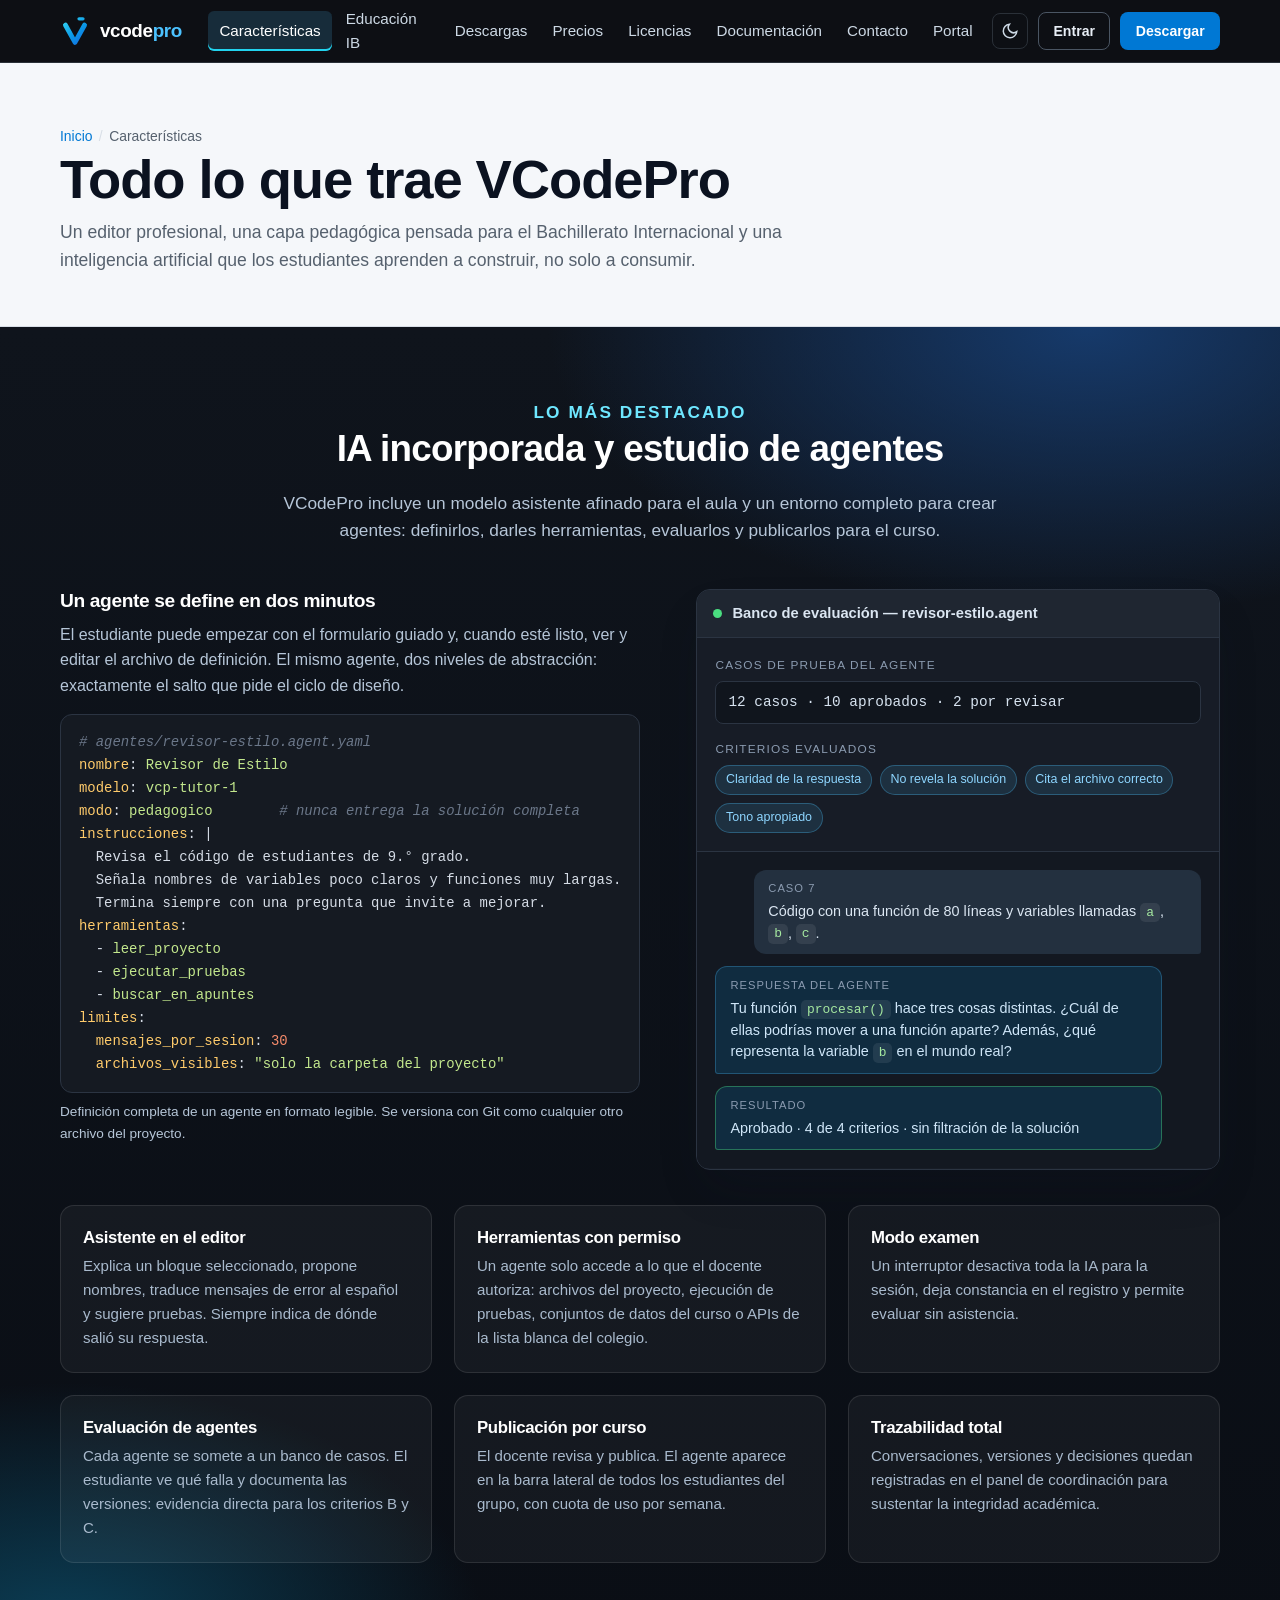
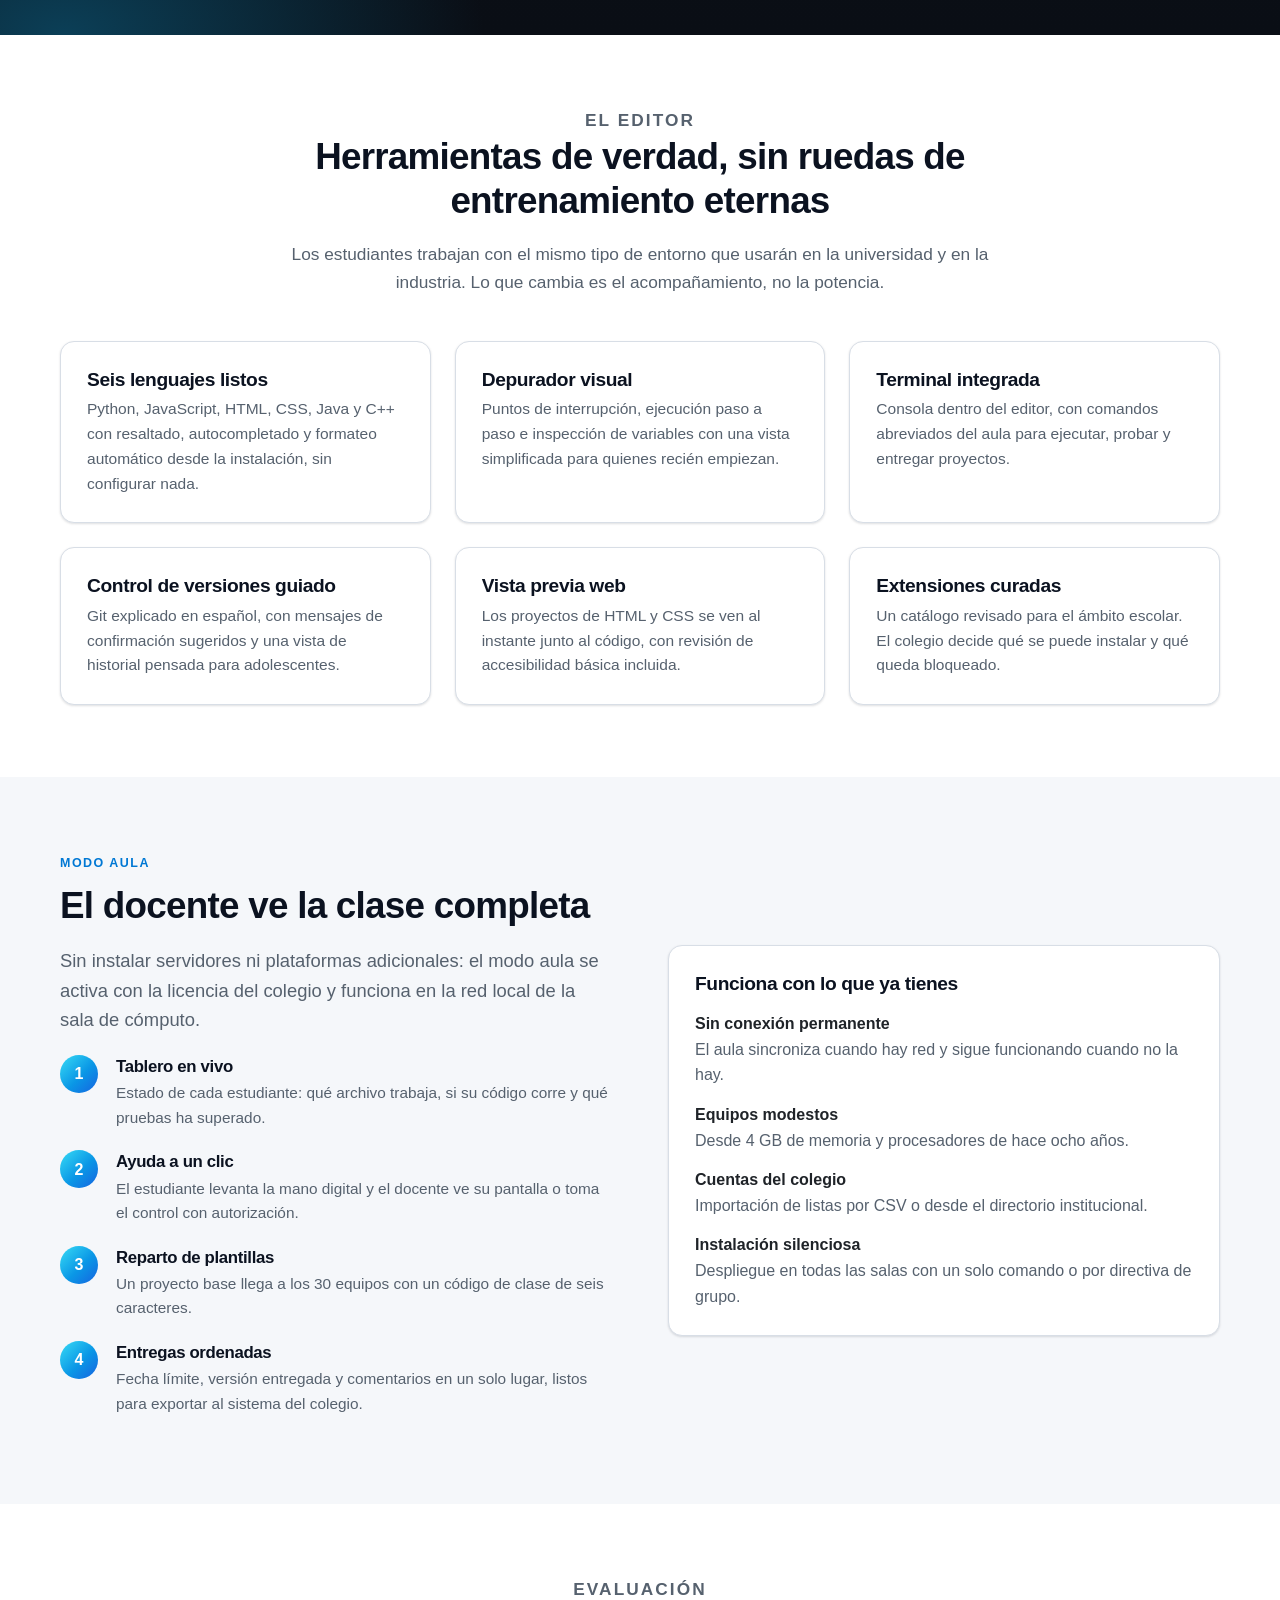
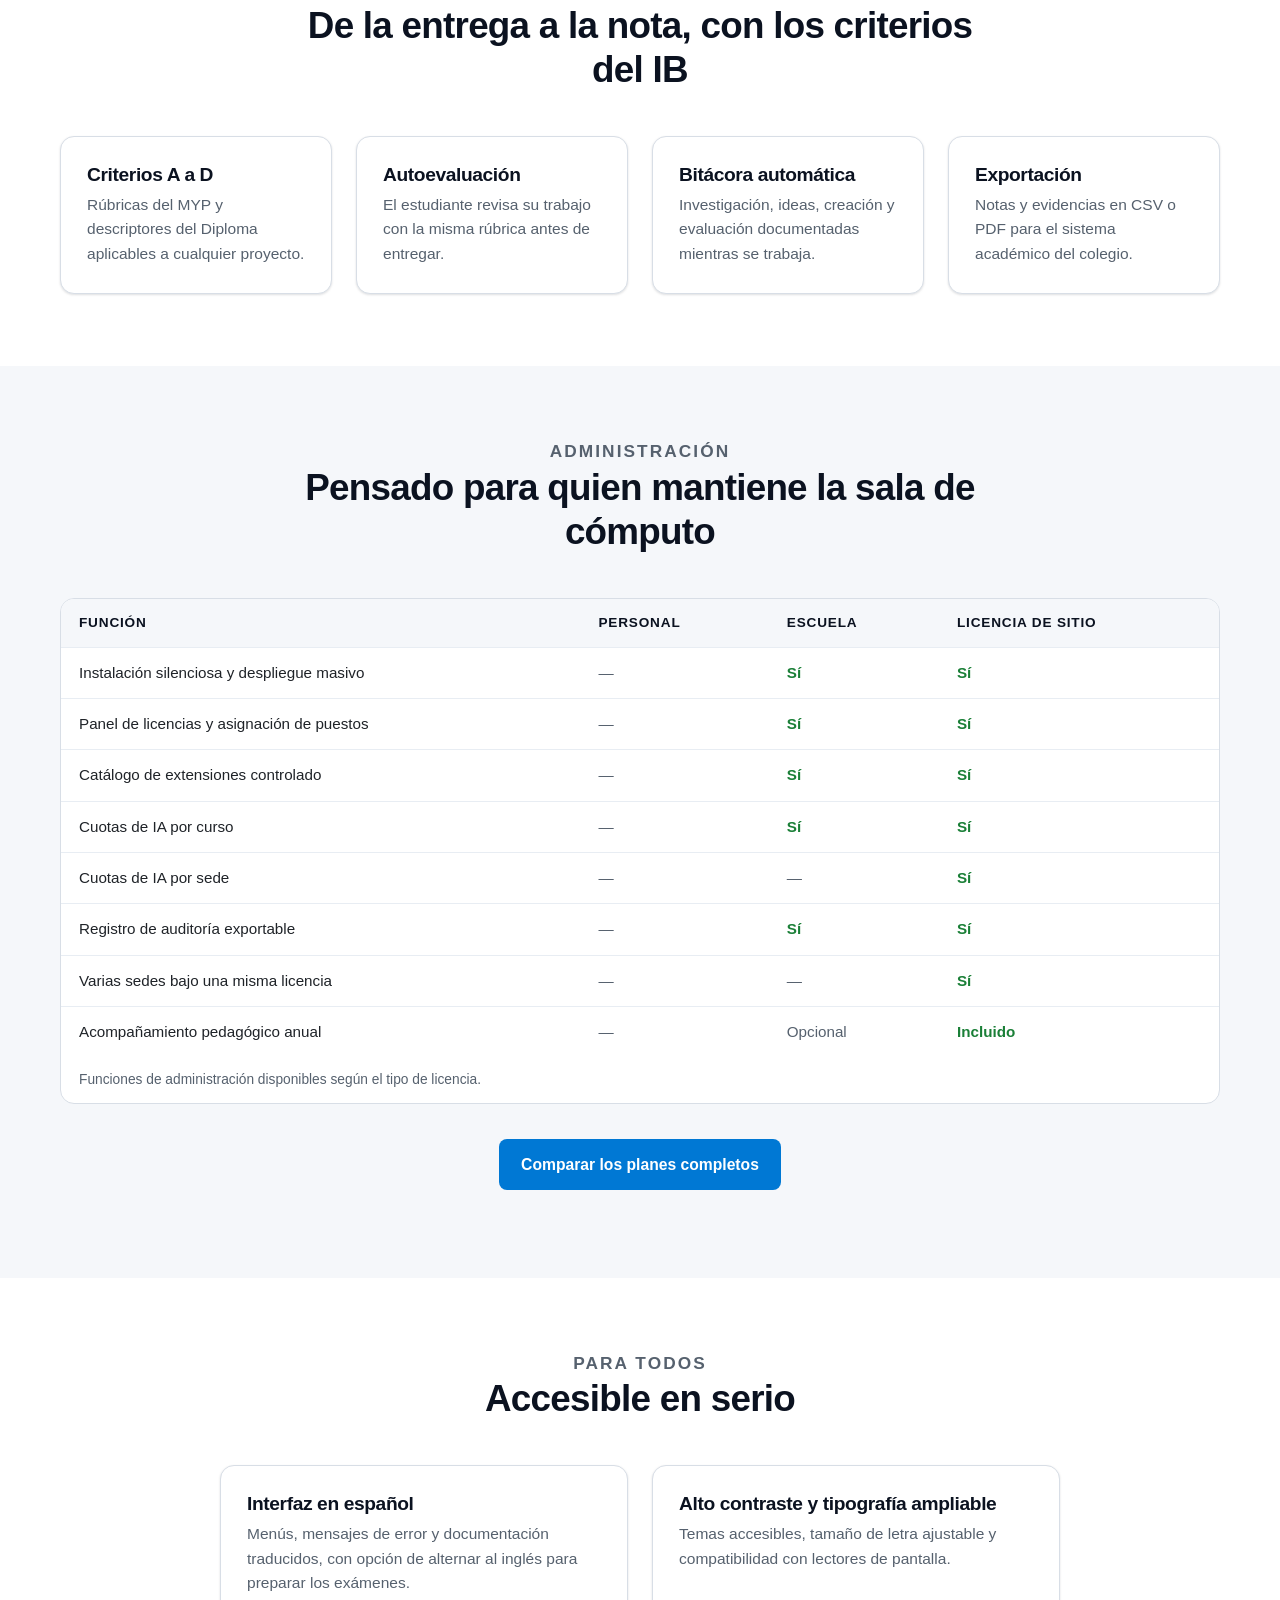
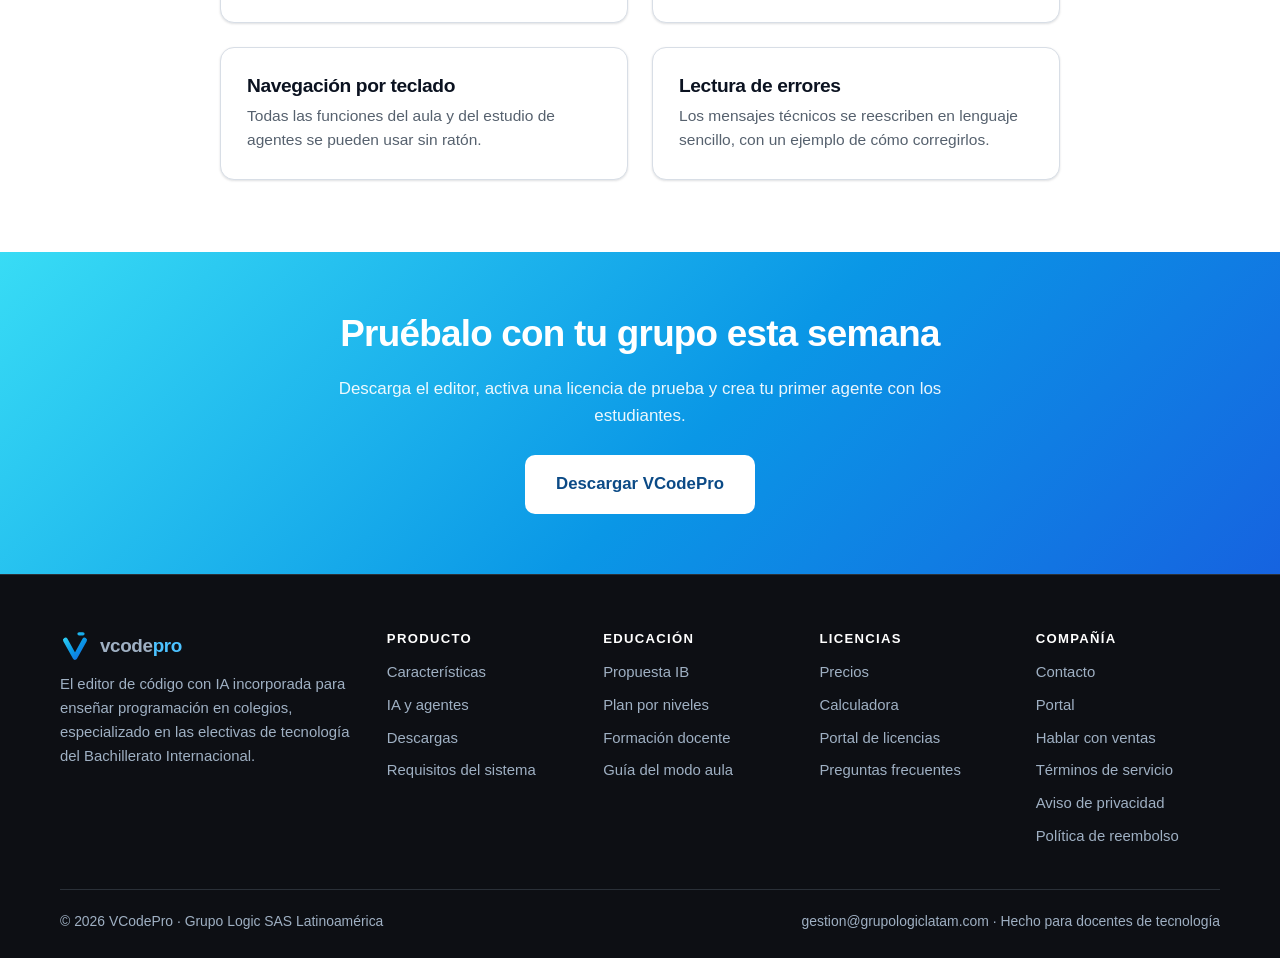
<file: caracteristicas.html>
<!DOCTYPE html>
<html lang="es">
<head>
<meta charset="utf-8">
<meta name="viewport" content="width=device-width, initial-scale=1">
<title>Características de VCodePro · IA, agentes, modo aula y rúbricas del IB</title>
<meta name="description" content="Conoce todas las características de VCodePro: inteligencia artificial incorporada, estudio de agentes, modo aula en vivo, depurador, rúbricas del Bachillerato Internacional y administración para colegios.">
<meta name="keywords" content="características vcodepro, estudio de agentes, IA educativa, modo aula, depurador, rúbricas IB, administración de licencias, editor de código escolar">
<meta name="author" content="VCodePro">
<meta name="robots" content="index, follow, max-image-preview:large">
<meta name="theme-color" content="#0d0f14">
<link rel="canonical" href="https://www.vcodepro.de/caracteristicas.html">

<meta property="og:type" content="website">
<meta property="og:site_name" content="VCodePro">
<meta property="og:locale" content="es_CO">
<meta property="og:url" content="https://www.vcodepro.de/caracteristicas.html">
<meta property="og:title" content="Características de VCodePro · IA, agentes y modo aula">
<meta property="og:description" content="Conoce todas las características de VCodePro: inteligencia artificial incorporada, estudio de agentes, modo aula en vivo, depurador, rúbricas del Bachillerato Internacional y administración para colegios.">
<meta property="og:image" content="https://www.vcodepro.de/assets/img/og-image.png">
<meta property="og:image:width" content="1200">
<meta property="og:image:height" content="630">
<meta property="og:image:alt" content="Logotipo de VCodePro sobre un fondo oscuro">
<meta name="twitter:card" content="summary_large_image">
<meta name="twitter:title" content="Características de VCodePro · IA, agentes y modo aula">
<meta name="twitter:description" content="Conoce todas las características de VCodePro: inteligencia artificial incorporada, estudio de agentes, modo aula en vivo, depurador, rúbricas del Bachillerato Internacional y administración para colegios.">
<meta name="twitter:image" content="https://www.vcodepro.de/assets/img/og-image.png">

<link rel="icon" href="assets/img/favicon.svg" type="image/svg+xml">
<link rel="alternate icon" href="assets/img/favicon.ico" sizes="any">
<link rel="apple-touch-icon" href="assets/img/apple-touch-icon.png">
<link rel="manifest" href="manifest.webmanifest">
<link rel="stylesheet" href="assets/css/styles.css">

<script>
  (function () {
    try {
      var t = localStorage.getItem("vcodepro-tema");
      if (!t) { t = window.matchMedia("(prefers-color-scheme: dark)").matches ? "dark" : "light"; }
      document.documentElement.setAttribute("data-theme", t);
    } catch (e) { /* almacenamiento no disponible */ }
  })();
</script>

<script type="application/ld+json">
{
  "@context": "https://schema.org",
  "@type": "BreadcrumbList",
  "itemListElement": [
    { "@type": "ListItem", "position": 1, "name": "Inicio", "item": "https://www.vcodepro.de/index.html" },
    { "@type": "ListItem", "position": 2, "name": "Características", "item": "https://www.vcodepro.de/caracteristicas.html" }
  ]
}
</script>
</head>
<body>
<a class="skip-link" href="#contenido">Saltar al contenido principal</a>

<header class="site-header">
  <div class="wrap nav">
    <a class="brand" href="index.html" aria-label="VCodePro, ir al inicio">
      <img src="assets/img/logo-mark.svg" alt="" width="30" height="30">
      <span>vcode<span class="pro">pro</span></span>
    </a>
    <nav class="nav-menu" aria-label="Navegación principal">
      <ul class="nav-links" id="nav-links">
        <li><a href="caracteristicas.html">Características</a></li>
        <li><a href="educacion.html">Educación IB</a></li>
        <li><a href="descargas.html">Descargas</a></li>
        <li><a href="precios.html">Precios</a></li>
        <li><a href="licencias.html">Licencias</a></li>
        <li><a href="documentacion.html">Documentación</a></li>
        <li><a href="contacto.html">Contacto</a></li>
        <li><a href="portal/">Portal</a></li>
      </ul>
    </nav>
    <div class="nav-actions">
      <button class="theme-toggle" type="button" aria-label="Cambiar a tema oscuro" aria-pressed="false">
        <svg class="icon-moon" width="18" height="18" viewBox="0 0 24 24" fill="none" stroke="currentColor" stroke-width="2" aria-hidden="true"><path d="M21 12.8A9 9 0 1 1 11.2 3a7 7 0 0 0 9.8 9.8z"/></svg>
        <svg class="icon-sun" width="18" height="18" viewBox="0 0 24 24" fill="none" stroke="currentColor" stroke-width="2" aria-hidden="true"><circle cx="12" cy="12" r="4"/><path d="M12 2v2m0 16v2M4.9 4.9l1.4 1.4m11.4 11.4 1.4 1.4M2 12h2m16 0h2M4.9 19.1l1.4-1.4M17.7 6.3l1.4-1.4"/></svg>
      </button>
      <a class="btn btn-sm btn-ghost" href="portal/login.php">Entrar</a>
      <a class="btn btn-sm" href="descargas.html">Descargar</a>
      <button class="nav-toggle" type="button" id="nav-toggle" aria-expanded="false" aria-controls="nav-links" aria-label="Abrir el menú de navegación"><span></span></button>
    </div>
  </div>
</header>

<main id="contenido">

  <div class="page-head">
    <div class="wrap">
  <nav class="breadcrumb" aria-label="Ruta de navegación">
    <ol>
      <li><a href="index.html">Inicio</a></li>
      <li>Características</li>
    </ol>
  </nav>

      <h1>Todo lo que trae VCodePro</h1>
      <p>Un editor profesional, una capa pedagógica pensada para el Bachillerato Internacional y una
        inteligencia artificial que los estudiantes aprenden a construir, no solo a consumir.</p>
    </div>
  </div>

  <!-- ==================== IA Y AGENTES ==================== -->
  <section class="section ia-band" id="agentes">
    <div class="wrap">
      <div class="section-head">
        <p class="eyebrow">Lo más destacado</p>
        <h2>IA incorporada y estudio de agentes</h2>
        <p>VCodePro incluye un modelo asistente afinado para el aula y un entorno completo para crear
          agentes: definirlos, darles herramientas, evaluarlos y publicarlos para el curso.</p>
      </div>

      <div class="split" style="align-items:stretch">
        <div>
          <h3>Un agente se define en dos minutos</h3>
          <p>El estudiante puede empezar con el formulario guiado y, cuando esté listo, ver y editar el
            archivo de definición. El mismo agente, dos niveles de abstracción: exactamente el salto que
            pide el ciclo de diseño.</p>
          <pre class="code-block"><code><span class="c"># agentes/revisor-estilo.agent.yaml</span>
<span class="v">nombre</span>: <span class="s">Revisor de Estilo</span>
<span class="v">modelo</span>: <span class="s">vcp-tutor-1</span>
<span class="v">modo</span>: <span class="s">pedagogico</span>        <span class="c"># nunca entrega la solución completa</span>
<span class="v">instrucciones</span>: |
  Revisa el código de estudiantes de 9.° grado.
  Señala nombres de variables poco claros y funciones muy largas.
  Termina siempre con una pregunta que invite a mejorar.
<span class="v">herramientas</span>:
  - <span class="s">leer_proyecto</span>
  - <span class="s">ejecutar_pruebas</span>
  - <span class="s">buscar_en_apuntes</span>
<span class="v">limites</span>:
  <span class="v">mensajes_por_sesion</span>: <span class="n">30</span>
  <span class="v">archivos_visibles</span>: <span class="s">"solo la carpeta del proyecto"</span>
</code></pre>
          <p class="code-caption">Definición completa de un agente en formato legible. Se versiona con
            Git como cualquier otro archivo del proyecto.</p>
        </div>

        <div class="agent-studio">
          <div class="agent-head">
            <span class="dot-ia" aria-hidden="true"></span>
            Banco de evaluación — revisor-estilo.agent
          </div>
          <div class="agent-body" style="grid-template-columns:1fr">
            <div class="agent-config" style="border-right:0;border-bottom:1px solid #2b3442">
              <label>Casos de prueba del agente</label>
              <div class="campo">12 casos · 10 aprobados · 2 por revisar</div>
              <label>Criterios evaluados</label>
              <div class="agent-tools">
                <span>Claridad de la respuesta</span>
                <span>No revela la solución</span>
                <span>Cita el archivo correcto</span>
                <span>Tono apropiado</span>
              </div>
            </div>
            <div class="agent-chat">
              <div class="burbuja est"><span class="quien">Caso 7</span>Código con una función de 80 líneas y variables llamadas <code>a</code>, <code>b</code>, <code>c</code>.</div>
              <div class="burbuja ia"><span class="quien">Respuesta del agente</span>Tu función <code>procesar()</code> hace tres cosas distintas. ¿Cuál de ellas podrías mover a una función aparte? Además, ¿qué representa la variable <code>b</code> en el mundo real?</div>
              <div class="burbuja ia" style="border-color:rgba(74,222,128,.4)"><span class="quien">Resultado</span>Aprobado · 4 de 4 criterios · sin filtración de la solución</div>
            </div>
          </div>
        </div>
      </div>

      <div class="ia-grid mt-3">
        <article class="ia-card">
          <h3>Asistente en el editor</h3>
          <p>Explica un bloque seleccionado, propone nombres, traduce mensajes de error al español y
            sugiere pruebas. Siempre indica de dónde salió su respuesta.</p>
        </article>
        <article class="ia-card">
          <h3>Herramientas con permiso</h3>
          <p>Un agente solo accede a lo que el docente autoriza: archivos del proyecto, ejecución de
            pruebas, conjuntos de datos del curso o APIs de la lista blanca del colegio.</p>
        </article>
        <article class="ia-card">
          <h3>Modo examen</h3>
          <p>Un interruptor desactiva toda la IA para la sesión, deja constancia en el registro y
            permite evaluar sin asistencia.</p>
        </article>
        <article class="ia-card">
          <h3>Evaluación de agentes</h3>
          <p>Cada agente se somete a un banco de casos. El estudiante ve qué falla y documenta las
            versiones: evidencia directa para los criterios B y C.</p>
        </article>
        <article class="ia-card">
          <h3>Publicación por curso</h3>
          <p>El docente revisa y publica. El agente aparece en la barra lateral de todos los
            estudiantes del grupo, con cuota de uso por semana.</p>
        </article>
        <article class="ia-card">
          <h3>Trazabilidad total</h3>
          <p>Conversaciones, versiones y decisiones quedan registradas en el panel de coordinación
            para sustentar la integridad académica.</p>
        </article>
      </div>
    </div>
  </section>

  <!-- ==================== EDITOR ==================== -->
  <section class="section">
    <div class="wrap">
      <div class="section-head">
        <p class="eyebrow">El editor</p>
        <h2>Herramientas de verdad, sin ruedas de entrenamiento eternas</h2>
        <p>Los estudiantes trabajan con el mismo tipo de entorno que usarán en la universidad y en la
          industria. Lo que cambia es el acompañamiento, no la potencia.</p>
      </div>

      <div class="grid grid-3">
        <article class="card">
          <h3>Seis lenguajes listos</h3>
          <p>Python, JavaScript, HTML, CSS, Java y C++ con resaltado, autocompletado y formateo
            automático desde la instalación, sin configurar nada.</p>
        </article>
        <article class="card">
          <h3>Depurador visual</h3>
          <p>Puntos de interrupción, ejecución paso a paso e inspección de variables con una vista
            simplificada para quienes recién empiezan.</p>
        </article>
        <article class="card">
          <h3>Terminal integrada</h3>
          <p>Consola dentro del editor, con comandos abreviados del aula para ejecutar, probar y
            entregar proyectos.</p>
        </article>
        <article class="card">
          <h3>Control de versiones guiado</h3>
          <p>Git explicado en español, con mensajes de confirmación sugeridos y una vista de historial
            pensada para adolescentes.</p>
        </article>
        <article class="card">
          <h3>Vista previa web</h3>
          <p>Los proyectos de HTML y CSS se ven al instante junto al código, con revisión de
            accesibilidad básica incluida.</p>
        </article>
        <article class="card">
          <h3>Extensiones curadas</h3>
          <p>Un catálogo revisado para el ámbito escolar. El colegio decide qué se puede instalar y
            qué queda bloqueado.</p>
        </article>
      </div>
    </div>
  </section>

  <!-- ==================== AULA ==================== -->
  <section class="section section-alt" id="aula">
    <div class="wrap split">
      <div>
        <p class="eyebrow">Modo aula</p>
        <h2>El docente ve la clase completa</h2>
        <p class="lead">Sin instalar servidores ni plataformas adicionales: el modo aula se activa con
          la licencia del colegio y funciona en la red local de la sala de cómputo.</p>
        <ul class="steps mt-2">
          <li><h3>Tablero en vivo</h3><p>Estado de cada estudiante: qué archivo trabaja, si su código
            corre y qué pruebas ha superado.</p></li>
          <li><h3>Ayuda a un clic</h3><p>El estudiante levanta la mano digital y el docente ve su
            pantalla o toma el control con autorización.</p></li>
          <li><h3>Reparto de plantillas</h3><p>Un proyecto base llega a los 30 equipos con un código
            de clase de seis caracteres.</p></li>
          <li><h3>Entregas ordenadas</h3><p>Fecha límite, versión entregada y comentarios en un solo
            lugar, listos para exportar al sistema del colegio.</p></li>
        </ul>
      </div>
      <div>
        <div class="card">
          <h3>Funciona con lo que ya tienes</h3>
          <ul style="list-style:none;padding:0;display:grid;gap:14px;margin:16px 0 0">
            <li><strong>Sin conexión permanente</strong><br><span class="muted">El aula sincroniza cuando hay red y sigue funcionando cuando no la hay.</span></li>
            <li><strong>Equipos modestos</strong><br><span class="muted">Desde 4 GB de memoria y procesadores de hace ocho años.</span></li>
            <li><strong>Cuentas del colegio</strong><br><span class="muted">Importación de listas por CSV o desde el directorio institucional.</span></li>
            <li><strong>Instalación silenciosa</strong><br><span class="muted">Despliegue en todas las salas con un solo comando o por directiva de grupo.</span></li>
          </ul>
        </div>
      </div>
    </div>
  </section>

  <!-- ==================== EVALUACIÓN ==================== -->
  <section class="section">
    <div class="wrap">
      <div class="section-head">
        <p class="eyebrow">Evaluación</p>
        <h2>De la entrega a la nota, con los criterios del IB</h2>
      </div>
      <div class="grid grid-4">
        <article class="card"><h3>Criterios A a D</h3><p>Rúbricas del MYP y descriptores del Diploma aplicables a cualquier proyecto.</p></article>
        <article class="card"><h3>Autoevaluación</h3><p>El estudiante revisa su trabajo con la misma rúbrica antes de entregar.</p></article>
        <article class="card"><h3>Bitácora automática</h3><p>Investigación, ideas, creación y evaluación documentadas mientras se trabaja.</p></article>
        <article class="card"><h3>Exportación</h3><p>Notas y evidencias en CSV o PDF para el sistema académico del colegio.</p></article>
      </div>
    </div>
  </section>

  <!-- ==================== ADMINISTRACIÓN ==================== -->
  <section class="section section-alt">
    <div class="wrap">
      <div class="section-head">
        <p class="eyebrow">Administración</p>
        <h2>Pensado para quien mantiene la sala de cómputo</h2>
      </div>
      <div class="table-scroll">
        <table>
          <caption>Funciones de administración disponibles según el tipo de licencia.</caption>
          <thead>
            <tr><th scope="col">Función</th><th scope="col">Personal</th><th scope="col">Escuela</th><th scope="col">Licencia de Sitio</th></tr>
          </thead>
          <tbody>
            <tr><td>Instalación silenciosa y despliegue masivo</td><td class="no">—</td><td class="yes">Sí</td><td class="yes">Sí</td></tr>
            <tr><td>Panel de licencias y asignación de puestos</td><td class="no">—</td><td class="yes">Sí</td><td class="yes">Sí</td></tr>
            <tr><td>Catálogo de extensiones controlado</td><td class="no">—</td><td class="yes">Sí</td><td class="yes">Sí</td></tr>
            <tr><td>Cuotas de IA por curso</td><td class="no">—</td><td class="yes">Sí</td><td class="yes">Sí</td></tr>
            <tr><td>Cuotas de IA por sede</td><td class="no">—</td><td class="no">—</td><td class="yes">Sí</td></tr>
            <tr><td>Registro de auditoría exportable</td><td class="no">—</td><td class="yes">Sí</td><td class="yes">Sí</td></tr>
            <tr><td>Varias sedes bajo una misma licencia</td><td class="no">—</td><td class="no">—</td><td class="yes">Sí</td></tr>
            <tr><td>Acompañamiento pedagógico anual</td><td class="no">—</td><td class="no">Opcional</td><td class="yes">Incluido</td></tr>
          </tbody>
        </table>
      </div>
      <p class="text-center mt-3"><a class="btn" href="precios.html">Comparar los planes completos</a></p>
    </div>
  </section>

  <!-- ==================== ACCESIBILIDAD ==================== -->
  <section class="section">
    <div class="wrap wrap-narrow">
      <div class="section-head">
        <p class="eyebrow">Para todos</p>
        <h2>Accesible en serio</h2>
      </div>
      <div class="grid grid-2">
        <article class="card"><h3>Interfaz en español</h3><p>Menús, mensajes de error y documentación traducidos, con opción de alternar al inglés para preparar los exámenes.</p></article>
        <article class="card"><h3>Alto contraste y tipografía ampliable</h3><p>Temas accesibles, tamaño de letra ajustable y compatibilidad con lectores de pantalla.</p></article>
        <article class="card"><h3>Navegación por teclado</h3><p>Todas las funciones del aula y del estudio de agentes se pueden usar sin ratón.</p></article>
        <article class="card"><h3>Lectura de errores</h3><p>Los mensajes técnicos se reescriben en lenguaje sencillo, con un ejemplo de cómo corregirlos.</p></article>
      </div>
    </div>
  </section>

  <section class="cta-band">
    <div class="wrap">
      <h2>Pruébalo con tu grupo esta semana</h2>
      <p>Descarga el editor, activa una licencia de prueba y crea tu primer agente con los estudiantes.</p>
      <a class="btn btn-lg" href="descargas.html">Descargar VCodePro</a>
    </div>
  </section>

</main>

<footer class="site-footer">
  <div class="wrap">
    <div class="footer-grid">
      <div class="footer-brand">
        <a class="brand" href="index.html">
          <img src="assets/img/logo-mark.svg" alt="" width="30" height="30">
          <span>vcode<span class="pro">pro</span></span>
        </a>
        <p>El editor de código con IA incorporada para enseñar programación en colegios, especializado
          en las electivas de tecnología del Bachillerato Internacional.</p>
      </div>
      <div>
        <h4>Producto</h4>
        <ul>
          <li><a href="caracteristicas.html">Características</a></li>
          <li><a href="caracteristicas.html#agentes">IA y agentes</a></li>
          <li><a href="descargas.html">Descargas</a></li>
          <li><a href="documentacion.html#requisitos">Requisitos del sistema</a></li>
        </ul>
      </div>
      <div>
        <h4>Educación</h4>
        <ul>
          <li><a href="educacion.html">Propuesta IB</a></li>
          <li><a href="educacion.html#niveles">Plan por niveles</a></li>
          <li><a href="educacion.html#docentes">Formación docente</a></li>
          <li><a href="documentacion.html#aula">Guía del modo aula</a></li>
        </ul>
      </div>
      <div>
        <h4>Licencias</h4>
        <ul>
          <li><a href="precios.html">Precios</a></li>
          <li><a href="precios.html#calculadora">Calculadora</a></li>
          <li><a href="licencias.html">Portal de licencias</a></li>
          <li><a href="precios.html#faq">Preguntas frecuentes</a></li>
        </ul>
      </div>
      <div>
        <h4>Compañía</h4>
        <ul>
          <li><a href="contacto.html">Contacto</a></li>
        <li><a href="portal/">Portal</a></li>
          <li><a href="contacto.html#ventas">Hablar con ventas</a></li>
          <li><a href="terminos.html">Términos de servicio</a></li>
          <li><a href="privacidad.html">Aviso de privacidad</a></li>
          <li><a href="reembolsos.html">Política de reembolso</a></li>
        </ul>
      </div>
    </div>

    <div class="footer-bottom">
      <span>&copy; <span id="anio">2026</span> VCodePro · Grupo Logic SAS Latinoamérica</span>
      <span><a href="mailto:gestion@grupologiclatam.com">gestion@grupologiclatam.com</a> · Hecho para docentes de tecnología</span>
    </div>
  </div>
</footer>

<script src="assets/js/main.js"></script>
</body>
</html>
</file>
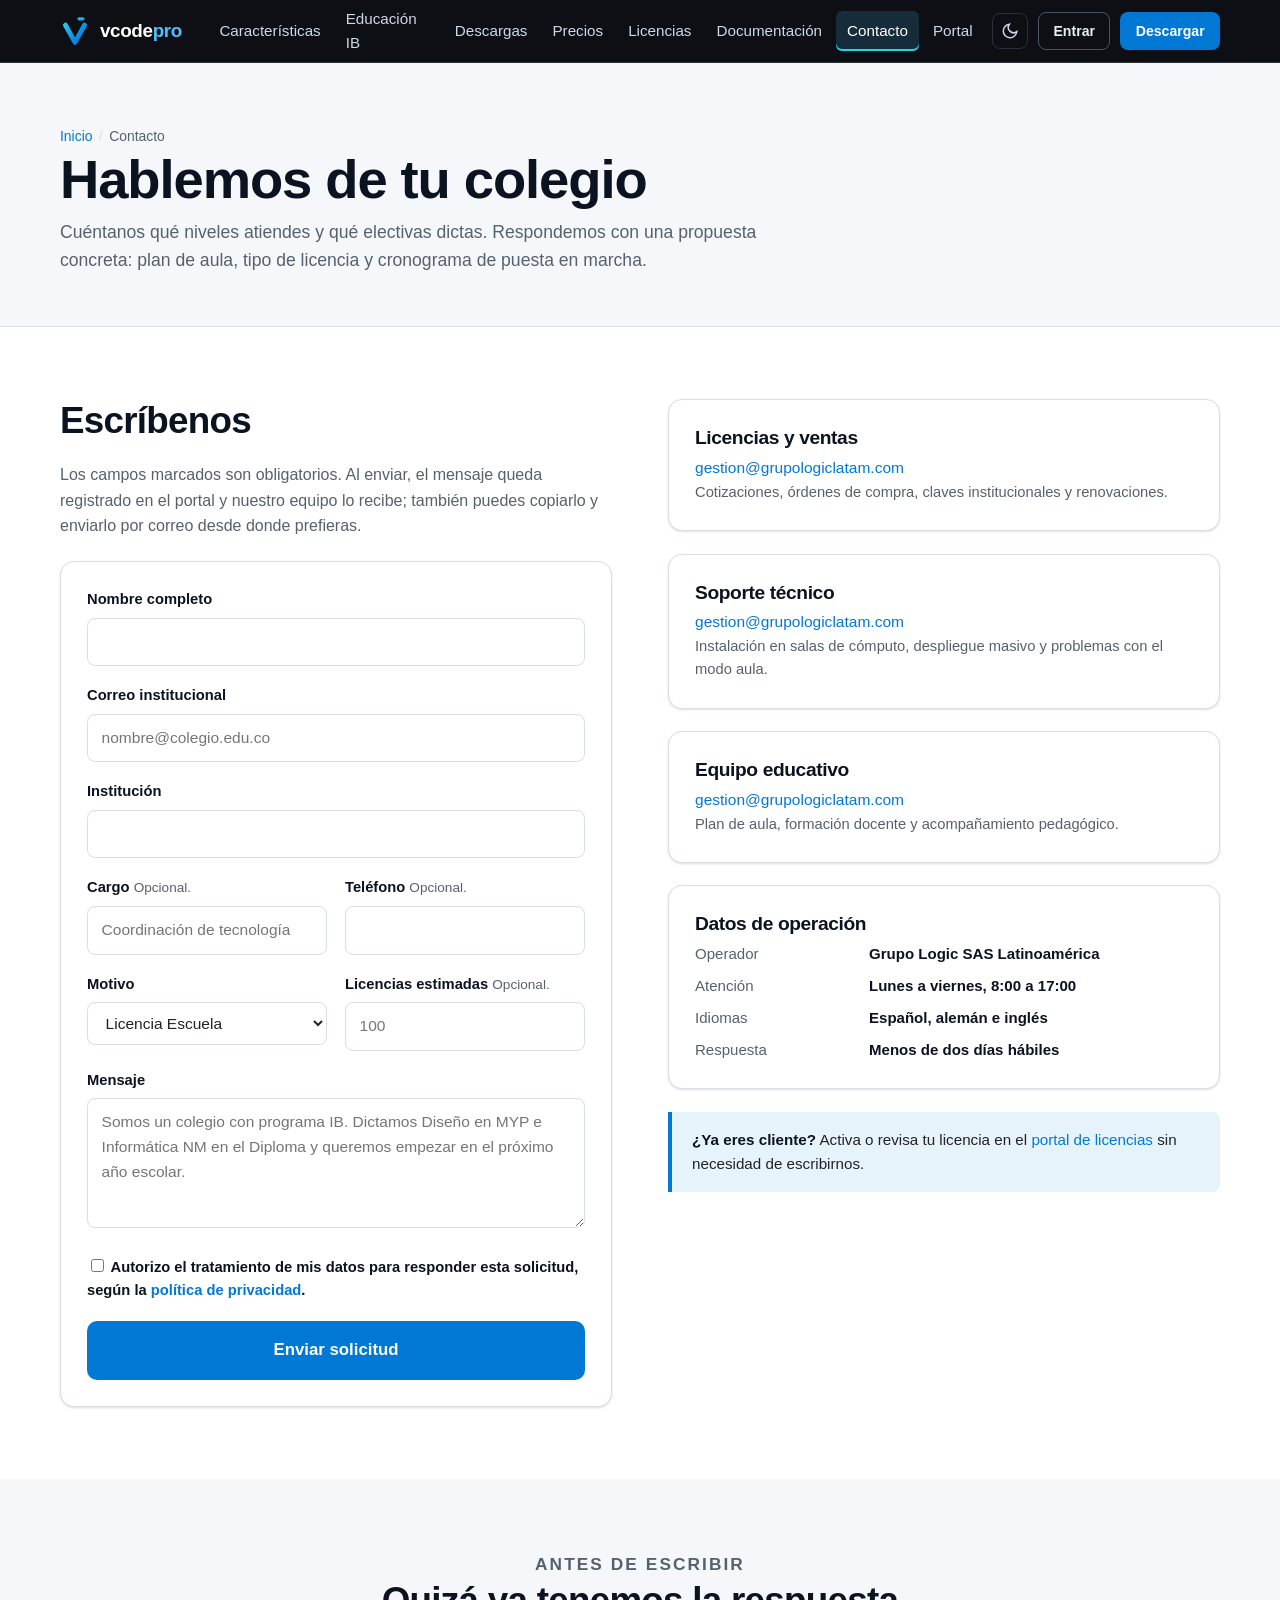
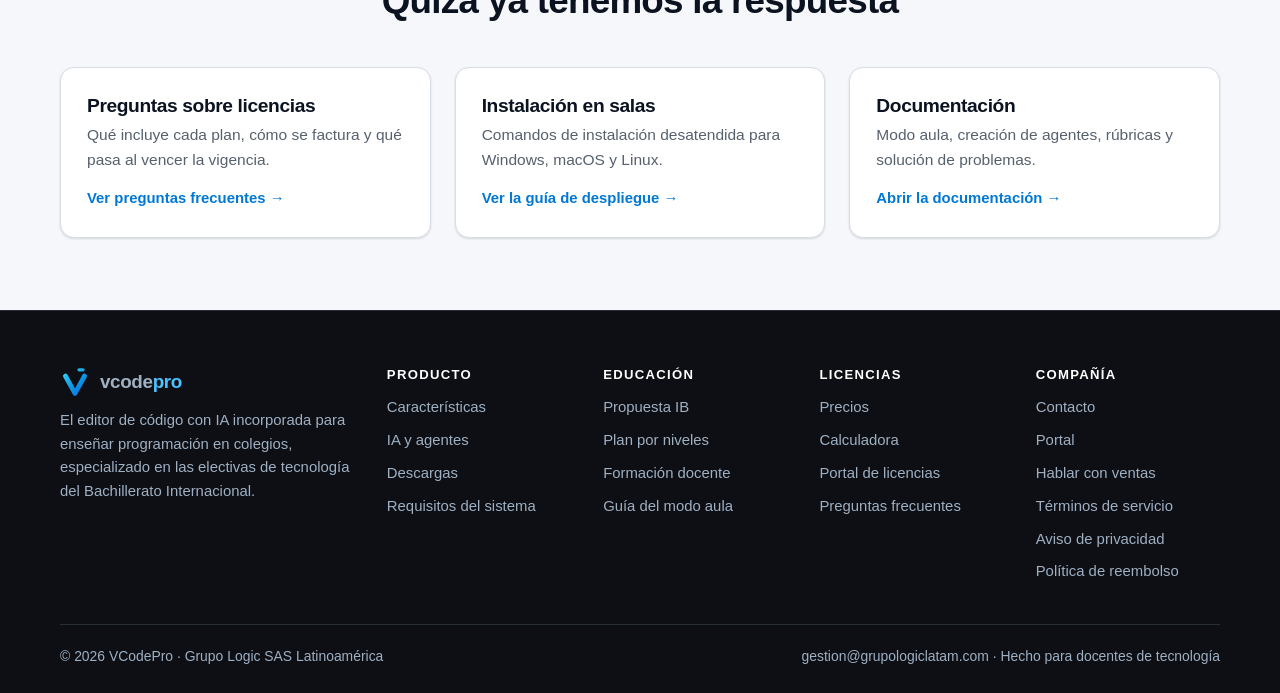
<file: contacto.html>
<!DOCTYPE html>
<html lang="es">
<head>
<meta charset="utf-8">
<meta name="viewport" content="width=device-width, initial-scale=1">
<title>Contacto de VCodePro · Licencias, soporte y formación docente</title>
<meta name="description" content="Escríbenos para cotizar licencias de VCodePro, solicitar la clave institucional de tu colegio, pedir soporte técnico o agendar la formación docente.">
<meta name="keywords" content="contacto vcodepro, cotizar licencias colegio, soporte técnico, formación docente, clave institucional">
<meta name="author" content="VCodePro">
<meta name="robots" content="index, follow, max-image-preview:large">
<meta name="theme-color" content="#0d0f14">
<link rel="canonical" href="https://www.vcodepro.de/contacto.html">

<meta property="og:type" content="website">
<meta property="og:site_name" content="VCodePro">
<meta property="og:locale" content="es_CO">
<meta property="og:url" content="https://www.vcodepro.de/contacto.html">
<meta property="og:title" content="Contacto de VCodePro">
<meta property="og:description" content="Escríbenos para cotizar licencias de VCodePro, solicitar la clave institucional de tu colegio, pedir soporte técnico o agendar la formación docente.">
<meta property="og:image" content="https://www.vcodepro.de/assets/img/og-image.png">
<meta property="og:image:width" content="1200">
<meta property="og:image:height" content="630">
<meta property="og:image:alt" content="Logotipo de VCodePro sobre un fondo oscuro">
<meta name="twitter:card" content="summary_large_image">
<meta name="twitter:title" content="Contacto de VCodePro">
<meta name="twitter:description" content="Escríbenos para cotizar licencias de VCodePro, solicitar la clave institucional de tu colegio, pedir soporte técnico o agendar la formación docente.">
<meta name="twitter:image" content="https://www.vcodepro.de/assets/img/og-image.png">

<link rel="icon" href="assets/img/favicon.svg" type="image/svg+xml">
<link rel="alternate icon" href="assets/img/favicon.ico" sizes="any">
<link rel="apple-touch-icon" href="assets/img/apple-touch-icon.png">
<link rel="manifest" href="manifest.webmanifest">
<link rel="stylesheet" href="assets/css/styles.css">

<script>
  (function () {
    try {
      var t = localStorage.getItem("vcodepro-tema");
      if (!t) { t = window.matchMedia("(prefers-color-scheme: dark)").matches ? "dark" : "light"; }
      document.documentElement.setAttribute("data-theme", t);
    } catch (e) { /* almacenamiento no disponible */ }
  })();
</script>

<script type="application/ld+json">
{
  "@context": "https://schema.org",
  "@type": "BreadcrumbList",
  "itemListElement": [
    { "@type": "ListItem", "position": 1, "name": "Inicio", "item": "https://www.vcodepro.de/index.html" },
    { "@type": "ListItem", "position": 2, "name": "Contacto", "item": "https://www.vcodepro.de/contacto.html" }
  ]
}
</script>

<script type="application/ld+json">
{
  "@context": "https://schema.org",
  "@type": "ContactPage",
  "name": "Contacto de VCodePro",
  "url": "https://www.vcodepro.de/contacto.html",
  "mainEntity": {
    "@type": "Organization",
    "name": "VCodePro",
    "legalName": "Grupo Logic SAS Latinoamérica",
    "email": "gestion@grupologiclatam.com",
    "contactPoint": [
      {
        "@type": "ContactPoint",
        "contactType": "ventas",
        "email": "gestion@grupologiclatam.com",
        "availableLanguage": ["es", "de", "en"]
      },
      {
        "@type": "ContactPoint",
        "contactType": "soporte técnico",
        "email": "gestion@grupologiclatam.com",
        "availableLanguage": ["es", "en"]
      }
    ]
  }
}
</script>
</head>
<body>
<a class="skip-link" href="#contenido">Saltar al contenido principal</a>

<header class="site-header">
  <div class="wrap nav">
    <a class="brand" href="index.html" aria-label="VCodePro, ir al inicio">
      <img src="assets/img/logo-mark.svg" alt="" width="30" height="30">
      <span>vcode<span class="pro">pro</span></span>
    </a>
    <nav class="nav-menu" aria-label="Navegación principal">
      <ul class="nav-links" id="nav-links">
        <li><a href="caracteristicas.html">Características</a></li>
        <li><a href="educacion.html">Educación IB</a></li>
        <li><a href="descargas.html">Descargas</a></li>
        <li><a href="precios.html">Precios</a></li>
        <li><a href="licencias.html">Licencias</a></li>
        <li><a href="documentacion.html">Documentación</a></li>
        <li><a href="contacto.html">Contacto</a></li>
        <li><a href="portal/">Portal</a></li>
      </ul>
    </nav>
    <div class="nav-actions">
      <button class="theme-toggle" type="button" aria-label="Cambiar a tema oscuro" aria-pressed="false">
        <svg class="icon-moon" width="18" height="18" viewBox="0 0 24 24" fill="none" stroke="currentColor" stroke-width="2" aria-hidden="true"><path d="M21 12.8A9 9 0 1 1 11.2 3a7 7 0 0 0 9.8 9.8z"/></svg>
        <svg class="icon-sun" width="18" height="18" viewBox="0 0 24 24" fill="none" stroke="currentColor" stroke-width="2" aria-hidden="true"><circle cx="12" cy="12" r="4"/><path d="M12 2v2m0 16v2M4.9 4.9l1.4 1.4m11.4 11.4 1.4 1.4M2 12h2m16 0h2M4.9 19.1l1.4-1.4M17.7 6.3l1.4-1.4"/></svg>
      </button>
      <a class="btn btn-sm btn-ghost" href="portal/login.php">Entrar</a>
      <a class="btn btn-sm" href="descargas.html">Descargar</a>
      <button class="nav-toggle" type="button" id="nav-toggle" aria-expanded="false" aria-controls="nav-links" aria-label="Abrir el menú de navegación"><span></span></button>
    </div>
  </div>
</header>

<main id="contenido">

  <div class="page-head">
    <div class="wrap">
      <nav class="breadcrumb" aria-label="Ruta de navegación">
        <ol><li><a href="index.html">Inicio</a></li><li>Contacto</li></ol>
      </nav>
      <h1>Hablemos de tu colegio</h1>
      <p>Cuéntanos qué niveles atiendes y qué electivas dictas. Respondemos con una propuesta concreta:
        plan de aula, tipo de licencia y cronograma de puesta en marcha.</p>
    </div>
  </div>

  <section class="section">
    <div class="wrap split" style="align-items:start">
      <div>
        <h2 class="mt-0">Escríbenos</h2>
        <p class="muted">Los campos marcados son obligatorios. Al enviar, el mensaje queda registrado en el portal y nuestro
          equipo lo recibe; también puedes copiarlo y enviarlo por correo desde donde prefieras.</p>

        <form class="card mt-2" id="form-contacto" novalidate>
          <div class="field">
            <label for="c-nombre">Nombre completo</label>
            <input type="text" id="c-nombre" name="nombre" required autocomplete="name">
            <p class="err-msg">Escribe tu nombre.</p>
          </div>

          <div class="field">
            <label for="c-correo">Correo institucional</label>
            <input type="email" id="c-correo" name="correo" required autocomplete="email" placeholder="nombre@colegio.edu.co">
            <p class="err-msg">Escribe un correo electrónico válido.</p>
          </div>

          <div class="field">
            <label for="c-institucion">Institución</label>
            <input type="text" id="c-institucion" name="institucion" required autocomplete="organization">
            <p class="err-msg">Indica el nombre del colegio o la institución.</p>
          </div>

          <div class="grid grid-2" style="gap:0 18px">
            <div class="field">
              <label for="c-cargo">Cargo <span class="hint">Opcional.</span></label>
              <input type="text" id="c-cargo" name="cargo" placeholder="Coordinación de tecnología">
            </div>
            <div class="field">
              <label for="c-telefono">Teléfono <span class="hint">Opcional.</span></label>
              <input type="tel" id="c-telefono" name="telefono" autocomplete="tel">
            </div>
          </div>

          <div class="grid grid-2" style="gap:0 18px">
            <div class="field">
              <label for="c-motivo">Motivo</label>
              <select id="c-motivo" name="motivo" required>
                <option>Licencia Escuela</option>
                <option>Licencia de Sitio</option>
                <option>Licencia Personal</option>
                <option>Clave institucional</option>
                <option>Cotización formal</option>
                <option>Formación docente</option>
                <option>Propuesta pedagógica</option>
                <option>Soporte técnico</option>
              </select>
              <p class="err-msg">Elige un motivo.</p>
            </div>
            <div class="field">
              <label for="c-licencias">Licencias estimadas <span class="hint">Opcional.</span></label>
              <input type="number" id="c-licencias" name="licencias" min="1" max="5000" inputmode="numeric" placeholder="100">
              <p class="err-msg">Indica un número entre 1 y 5000.</p>
            </div>
          </div>

          <div class="field">
            <label for="c-mensaje">Mensaje</label>
            <textarea id="c-mensaje" name="mensaje" required placeholder="Somos un colegio con programa IB. Dictamos Diseño en MYP e Informática NM en el Diploma y queremos empezar en el próximo año escolar."></textarea>
            <p class="err-msg">Cuéntanos brevemente qué necesitas.</p>
          </div>

          <div class="field">
            <label class="check">
              <input type="checkbox" id="c-datos" name="datos" required>
              <span>Autorizo el tratamiento de mis datos para responder esta solicitud, según la
                <a href="privacidad.html">política de privacidad</a>.</span>
            </label>
            <p class="err-msg">Necesitamos tu autorización para responderte.</p>
          </div>

          <button class="btn btn-lg btn-block" type="submit">Enviar solicitud</button>
        </form>

        <div class="card mt-3" id="c-exito" hidden>
          <h3 class="mt-0">Tu mensaje está listo</h3>
          <p class="muted" id="c-resumen"></p>
          <p class="muted" id="c-estado-envio" role="status"></p>
          <p>Si prefieres escribirnos directamente, usa el botón o copia el texto y
            envíalo a <a href="mailto:gestion@grupologiclatam.com">gestion@grupologiclatam.com</a>.</p>
          <label class="sr-only" for="c-copia">Copia del mensaje</label>
          <textarea id="c-copia" readonly rows="8" style="font-family:var(--mono);font-size:.85rem"></textarea>
          <p style="display:flex;gap:10px;flex-wrap:wrap;margin:1.2rem 0 0">
            <a class="btn" id="c-mailto" href="mailto:gestion@grupologiclatam.com">Abrir en mi correo</a>
            <button class="btn btn-ghost" type="button" data-copiar="c-copia">Copiar mensaje</button>
            <button class="btn btn-ghost" type="button" id="c-volver">Volver al formulario</button>
          </p>
        </div>
      </div>

      <div>
        <div class="card" id="ventas">
          <h3 class="mt-0">Licencias y ventas</h3>
          <p><a href="mailto:gestion@grupologiclatam.com">gestion@grupologiclatam.com</a></p>
          <p class="muted" style="font-size:.92rem;margin-bottom:0">Cotizaciones, órdenes de compra,
            claves institucionales y renovaciones.</p>
        </div>

        <div class="card mt-2">
          <h3 class="mt-0">Soporte técnico</h3>
          <p><a href="mailto:gestion@grupologiclatam.com">gestion@grupologiclatam.com</a></p>
          <p class="muted" style="font-size:.92rem;margin-bottom:0">Instalación en salas de cómputo,
            despliegue masivo y problemas con el modo aula.</p>
        </div>

        <div class="card mt-2">
          <h3 class="mt-0">Equipo educativo</h3>
          <p><a href="mailto:gestion@grupologiclatam.com">gestion@grupologiclatam.com</a></p>
          <p class="muted" style="font-size:.92rem;margin-bottom:0">Plan de aula, formación docente y
            acompañamiento pedagógico.</p>
        </div>

        <div class="card mt-2">
          <h3 class="mt-0">Datos de operación</h3>
          <dl class="kv">
            <dt>Operador</dt><dd>Grupo Logic SAS Latinoamérica</dd>
            <dt>Atención</dt><dd>Lunes a viernes, 8:00 a 17:00</dd>
            <dt>Idiomas</dt><dd>Español, alemán e inglés</dd>
            <dt>Respuesta</dt><dd>Menos de dos días hábiles</dd>
          </dl>
        </div>

        <div class="note mt-2">
          <p><strong>¿Ya eres cliente?</strong> Activa o revisa tu licencia en el
            <a href="licencias.html">portal de licencias</a> sin necesidad de escribirnos.</p>
        </div>
      </div>
    </div>
  </section>

  <section class="section section-alt">
    <div class="wrap">
      <div class="section-head">
        <p class="eyebrow">Antes de escribir</p>
        <h2>Quizá ya tenemos la respuesta</h2>
      </div>
      <div class="grid grid-3">
        <a class="card card-link" href="precios.html#faq">
          <h3>Preguntas sobre licencias</h3>
          <p>Qué incluye cada plan, cómo se factura y qué pasa al vencer la vigencia.</p>
          <span class="more">Ver preguntas frecuentes &rarr;</span>
        </a>
        <a class="card card-link" href="descargas.html#despliegue">
          <h3>Instalación en salas</h3>
          <p>Comandos de instalación desatendida para Windows, macOS y Linux.</p>
          <span class="more">Ver la guía de despliegue &rarr;</span>
        </a>
        <a class="card card-link" href="documentacion.html">
          <h3>Documentación</h3>
          <p>Modo aula, creación de agentes, rúbricas y solución de problemas.</p>
          <span class="more">Abrir la documentación &rarr;</span>
        </a>
      </div>
    </div>
  </section>

</main>

<footer class="site-footer">
  <div class="wrap">
    <div class="footer-grid">
      <div class="footer-brand">
        <a class="brand" href="index.html">
          <img src="assets/img/logo-mark.svg" alt="" width="30" height="30">
          <span>vcode<span class="pro">pro</span></span>
        </a>
        <p>El editor de código con IA incorporada para enseñar programación en colegios, especializado
          en las electivas de tecnología del Bachillerato Internacional.</p>
      </div>
      <div>
        <h4>Producto</h4>
        <ul>
          <li><a href="caracteristicas.html">Características</a></li>
          <li><a href="caracteristicas.html#agentes">IA y agentes</a></li>
          <li><a href="descargas.html">Descargas</a></li>
          <li><a href="documentacion.html#requisitos">Requisitos del sistema</a></li>
        </ul>
      </div>
      <div>
        <h4>Educación</h4>
        <ul>
          <li><a href="educacion.html">Propuesta IB</a></li>
          <li><a href="educacion.html#niveles">Plan por niveles</a></li>
          <li><a href="educacion.html#docentes">Formación docente</a></li>
          <li><a href="documentacion.html#aula">Guía del modo aula</a></li>
        </ul>
      </div>
      <div>
        <h4>Licencias</h4>
        <ul>
          <li><a href="precios.html">Precios</a></li>
          <li><a href="precios.html#calculadora">Calculadora</a></li>
          <li><a href="licencias.html">Portal de licencias</a></li>
          <li><a href="precios.html#faq">Preguntas frecuentes</a></li>
        </ul>
      </div>
      <div>
        <h4>Compañía</h4>
        <ul>
          <li><a href="contacto.html">Contacto</a></li>
        <li><a href="portal/">Portal</a></li>
          <li><a href="contacto.html#ventas">Hablar con ventas</a></li>
          <li><a href="terminos.html">Términos de servicio</a></li>
          <li><a href="privacidad.html">Aviso de privacidad</a></li>
          <li><a href="reembolsos.html">Política de reembolso</a></li>
        </ul>
      </div>
    </div>

    <div class="footer-bottom">
      <span>&copy; <span id="anio">2026</span> VCodePro · Grupo Logic SAS Latinoamérica</span>
      <span><a href="mailto:gestion@grupologiclatam.com">gestion@grupologiclatam.com</a> · Hecho para docentes de tecnología</span>
    </div>
  </div>
</footer>

<script src="assets/js/main.js"></script>
<script src="assets/js/contacto.js"></script>
</body>
</html>
</file>
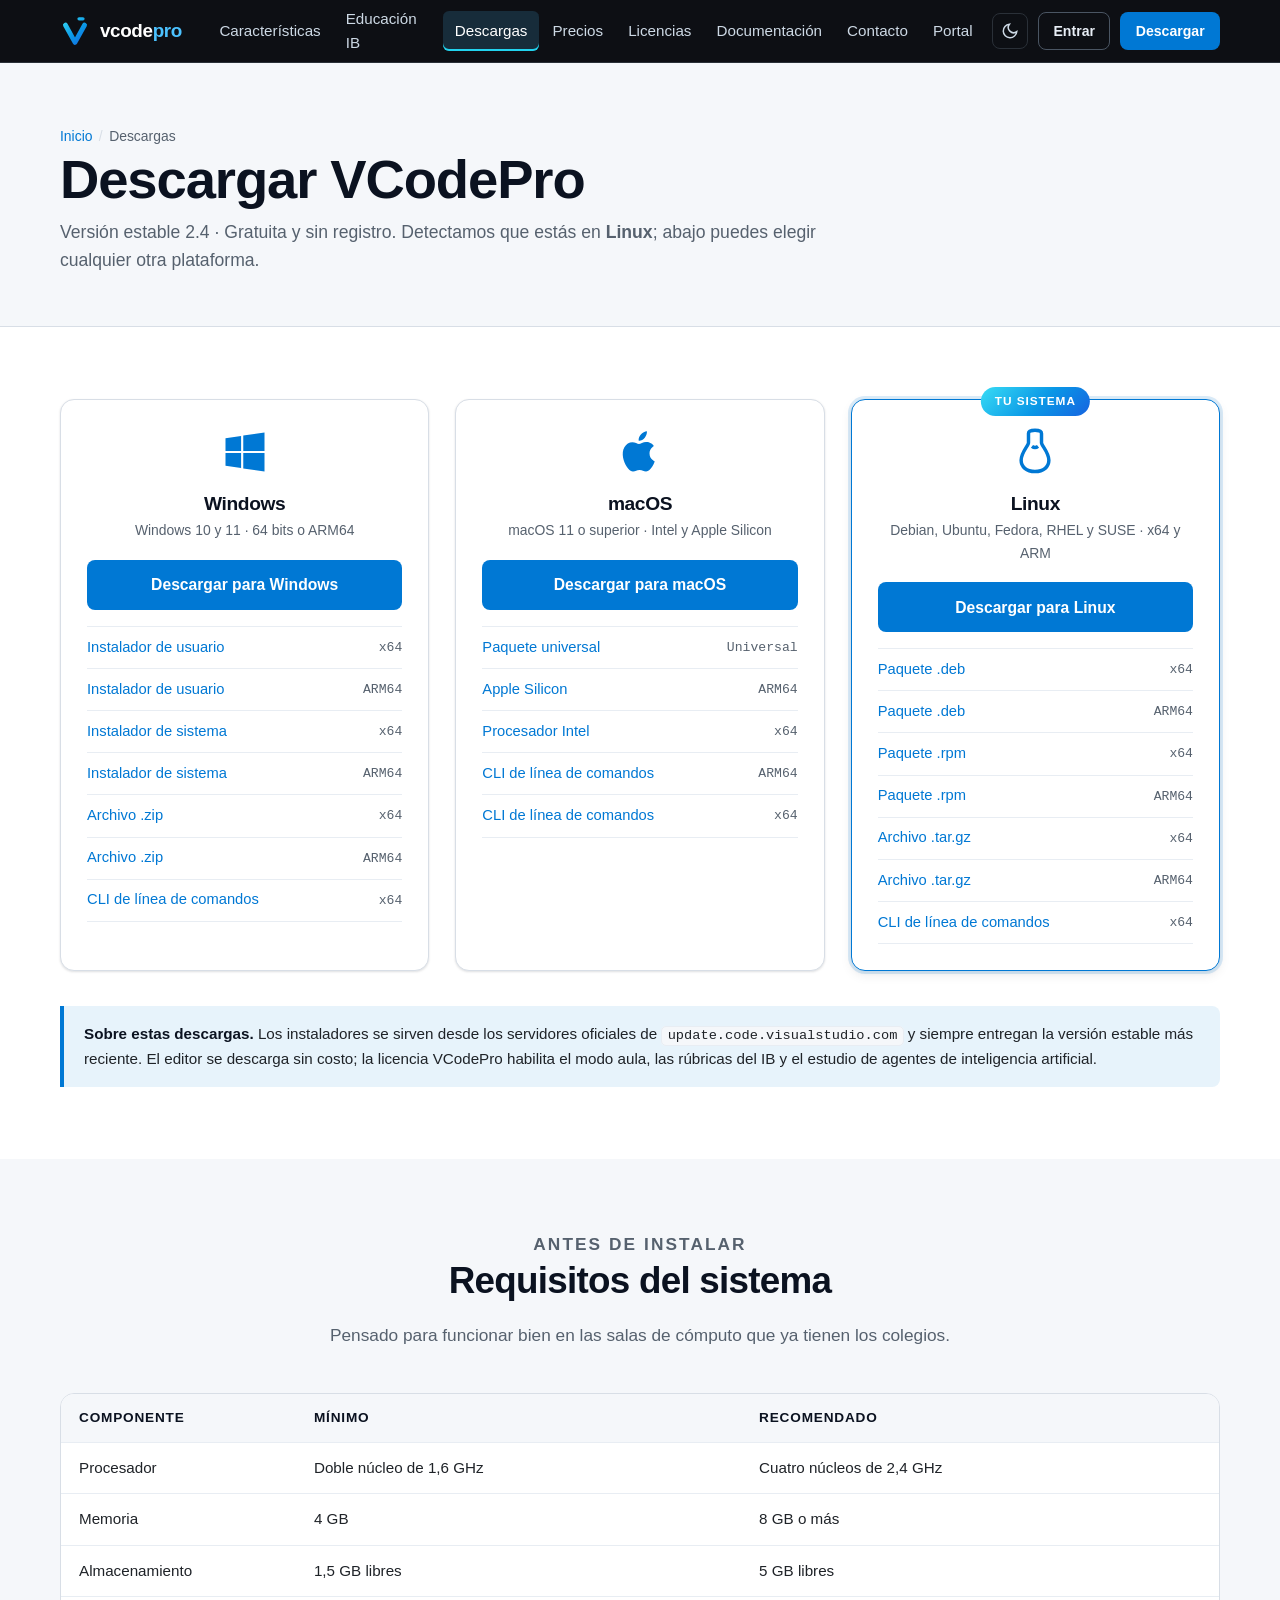
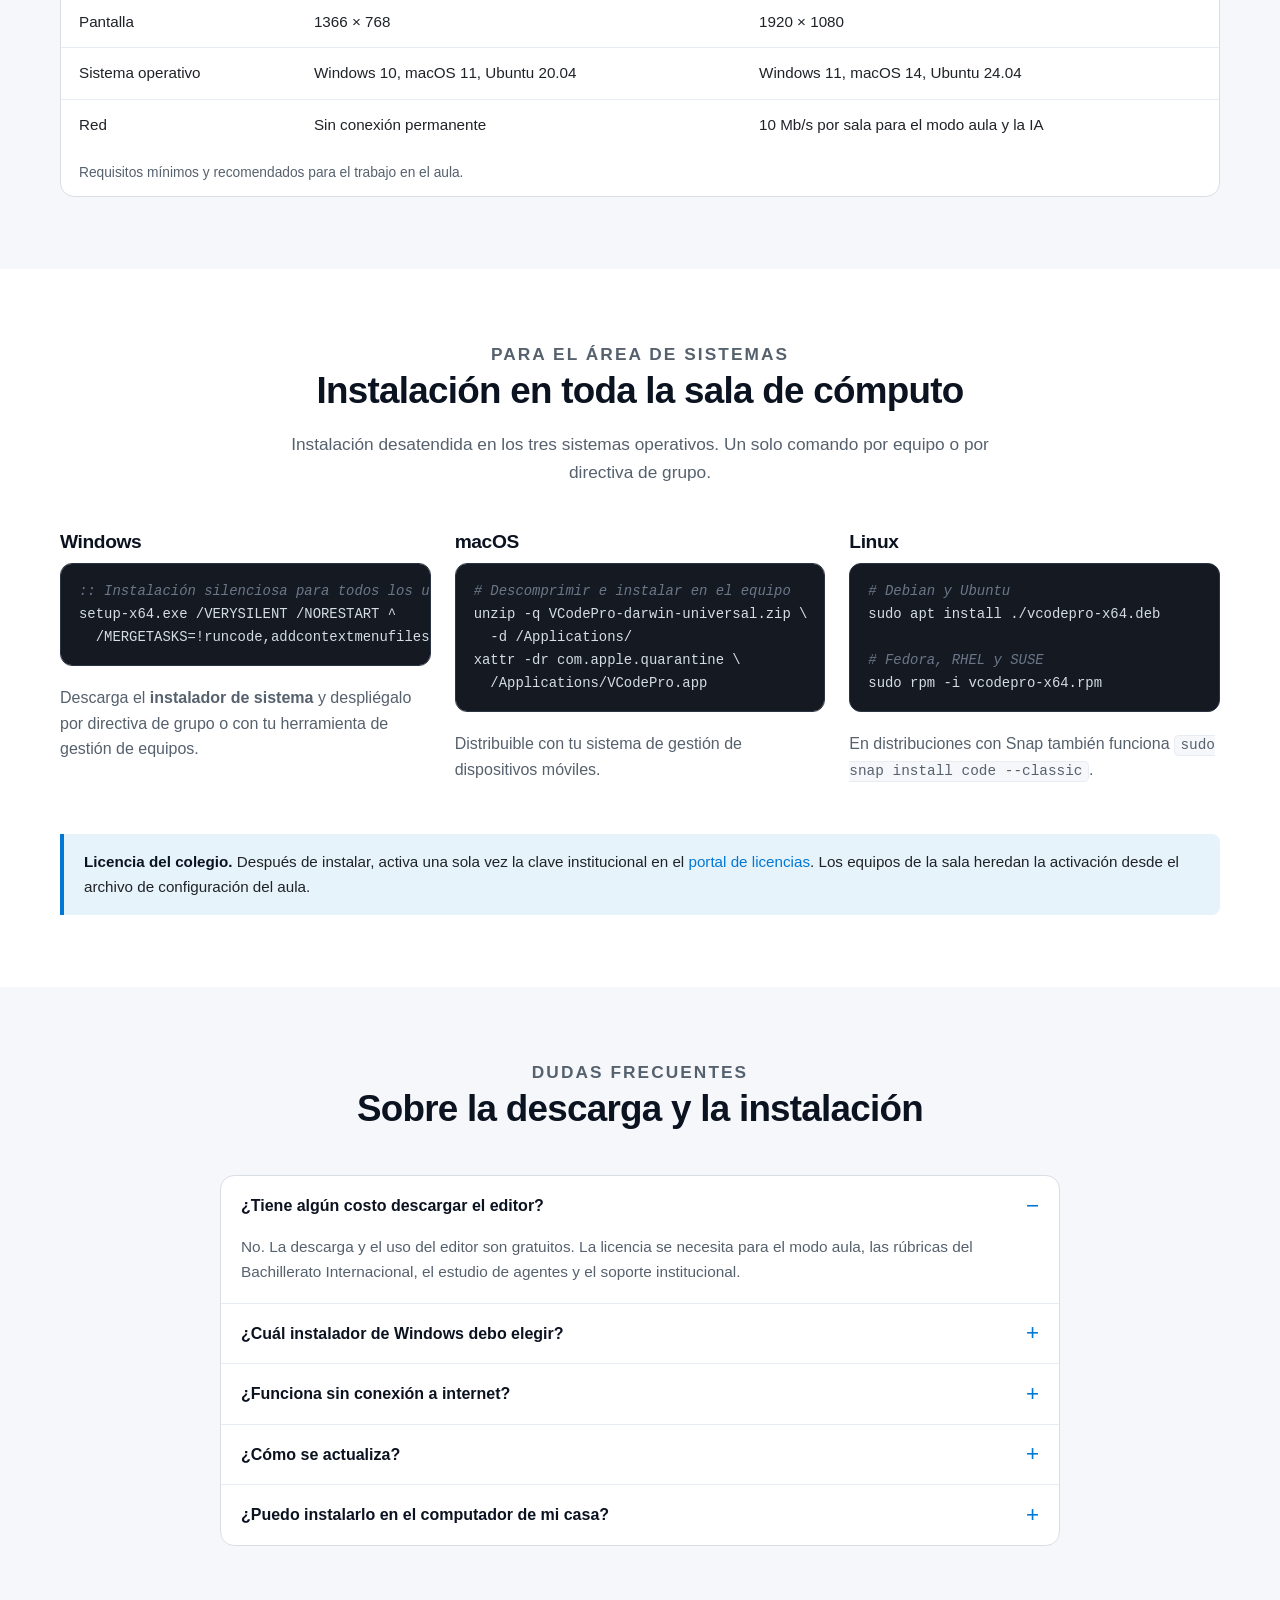
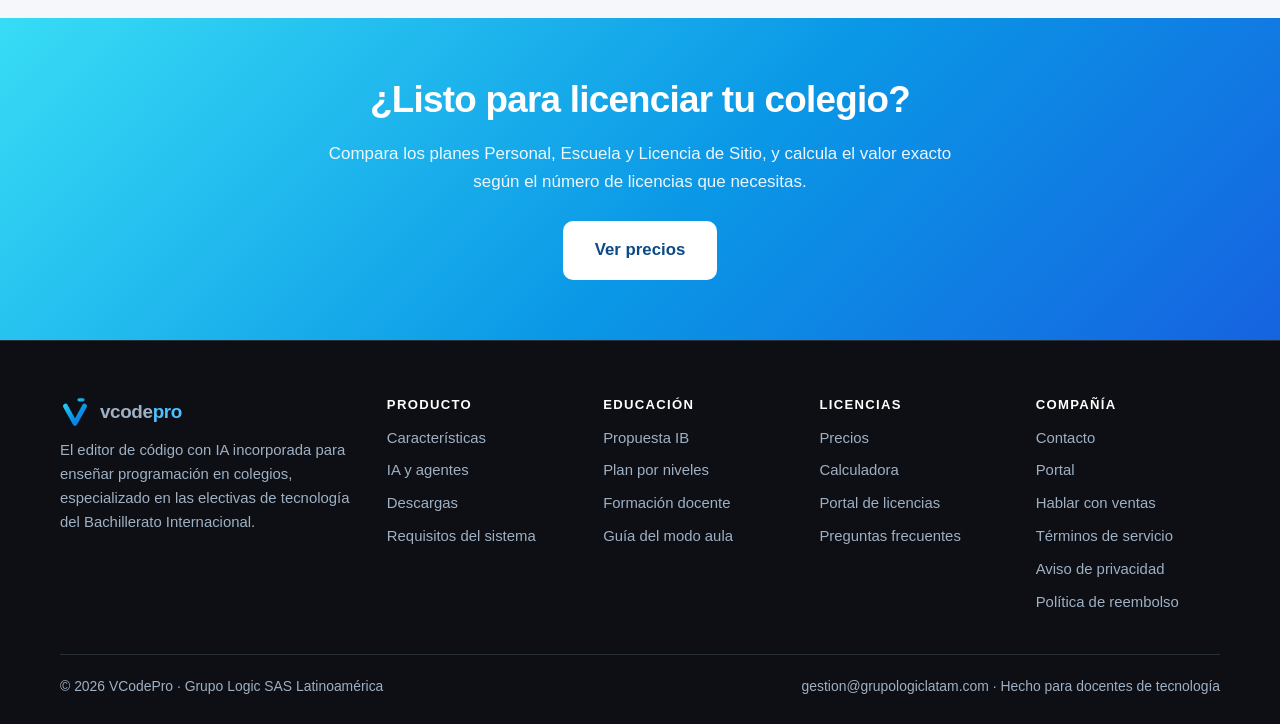
<file: descargas.html>
<!DOCTYPE html>
<html lang="es">
<head>
<meta charset="utf-8">
<meta name="viewport" content="width=device-width, initial-scale=1">
<title>Descargar VCodePro para Windows, macOS y Linux</title>
<meta name="description" content="Descarga gratuita de VCodePro para Windows, macOS y Linux: instaladores de usuario y de sistema, paquetes .deb, .rpm, Snap y archivos portables, con guía de instalación desatendida para salas de cómputo.">
<meta name="keywords" content="descargar vcodepro, editor de código gratis, instalador windows, macOS, linux deb rpm snap, instalación silenciosa sala de cómputo">
<meta name="author" content="VCodePro">
<meta name="robots" content="index, follow, max-image-preview:large">
<meta name="theme-color" content="#0d0f14">
<link rel="canonical" href="https://www.vcodepro.de/descargas.html">

<meta property="og:type" content="website">
<meta property="og:site_name" content="VCodePro">
<meta property="og:locale" content="es_CO">
<meta property="og:url" content="https://www.vcodepro.de/descargas.html">
<meta property="og:title" content="Descargar VCodePro para Windows, macOS y Linux">
<meta property="og:description" content="Descarga gratuita de VCodePro para Windows, macOS y Linux: instaladores de usuario y de sistema, paquetes .deb, .rpm, Snap y archivos portables, con guía de instalación desatendida para salas de cómputo.">
<meta property="og:image" content="https://www.vcodepro.de/assets/img/og-image.png">
<meta property="og:image:width" content="1200">
<meta property="og:image:height" content="630">
<meta property="og:image:alt" content="Logotipo de VCodePro sobre un fondo oscuro">
<meta name="twitter:card" content="summary_large_image">
<meta name="twitter:title" content="Descargar VCodePro para Windows, macOS y Linux">
<meta name="twitter:description" content="Descarga gratuita de VCodePro para Windows, macOS y Linux: instaladores de usuario y de sistema, paquetes .deb, .rpm, Snap y archivos portables, con guía de instalación desatendida para salas de cómputo.">
<meta name="twitter:image" content="https://www.vcodepro.de/assets/img/og-image.png">

<link rel="icon" href="assets/img/favicon.svg" type="image/svg+xml">
<link rel="alternate icon" href="assets/img/favicon.ico" sizes="any">
<link rel="apple-touch-icon" href="assets/img/apple-touch-icon.png">
<link rel="manifest" href="manifest.webmanifest">
<link rel="stylesheet" href="assets/css/styles.css">

<script>
  (function () {
    try {
      var t = localStorage.getItem("vcodepro-tema");
      if (!t) { t = window.matchMedia("(prefers-color-scheme: dark)").matches ? "dark" : "light"; }
      document.documentElement.setAttribute("data-theme", t);
    } catch (e) { /* almacenamiento no disponible */ }
  })();
</script>

<script type="application/ld+json">
{
  "@context": "https://schema.org",
  "@type": "BreadcrumbList",
  "itemListElement": [
    { "@type": "ListItem", "position": 1, "name": "Inicio", "item": "https://www.vcodepro.de/index.html" },
    { "@type": "ListItem", "position": 2, "name": "Descargas", "item": "https://www.vcodepro.de/descargas.html" }
  ]
}
</script>
</head>
<body>
<a class="skip-link" href="#contenido">Saltar al contenido principal</a>

<header class="site-header">
  <div class="wrap nav">
    <a class="brand" href="index.html" aria-label="VCodePro, ir al inicio">
      <img src="assets/img/logo-mark.svg" alt="" width="30" height="30">
      <span>vcode<span class="pro">pro</span></span>
    </a>
    <nav class="nav-menu" aria-label="Navegación principal">
      <ul class="nav-links" id="nav-links">
        <li><a href="caracteristicas.html">Características</a></li>
        <li><a href="educacion.html">Educación IB</a></li>
        <li><a href="descargas.html">Descargas</a></li>
        <li><a href="precios.html">Precios</a></li>
        <li><a href="licencias.html">Licencias</a></li>
        <li><a href="documentacion.html">Documentación</a></li>
        <li><a href="contacto.html">Contacto</a></li>
        <li><a href="portal/">Portal</a></li>
      </ul>
    </nav>
    <div class="nav-actions">
      <button class="theme-toggle" type="button" aria-label="Cambiar a tema oscuro" aria-pressed="false">
        <svg class="icon-moon" width="18" height="18" viewBox="0 0 24 24" fill="none" stroke="currentColor" stroke-width="2" aria-hidden="true"><path d="M21 12.8A9 9 0 1 1 11.2 3a7 7 0 0 0 9.8 9.8z"/></svg>
        <svg class="icon-sun" width="18" height="18" viewBox="0 0 24 24" fill="none" stroke="currentColor" stroke-width="2" aria-hidden="true"><circle cx="12" cy="12" r="4"/><path d="M12 2v2m0 16v2M4.9 4.9l1.4 1.4m11.4 11.4 1.4 1.4M2 12h2m16 0h2M4.9 19.1l1.4-1.4M17.7 6.3l1.4-1.4"/></svg>
      </button>
      <a class="btn btn-sm btn-ghost" href="portal/login.php">Entrar</a>
      <a class="btn btn-sm" href="descargas.html">Descargar</a>
      <button class="nav-toggle" type="button" id="nav-toggle" aria-expanded="false" aria-controls="nav-links" aria-label="Abrir el menú de navegación"><span></span></button>
    </div>
  </div>
</header>

<main id="contenido">

  <div class="page-head">
    <div class="wrap">
      <nav class="breadcrumb" aria-label="Ruta de navegación">
        <ol><li><a href="index.html">Inicio</a></li><li>Descargas</li></ol>
      </nav>
      <h1>Descargar VCodePro</h1>
      <p>Versión estable 2.4 · Gratuita y sin registro. Detectamos que estás en
        <strong id="so-detectado">tu sistema</strong>; abajo puedes elegir cualquier otra plataforma.</p>
    </div>
  </div>

  <section class="section">
    <div class="wrap">
      <div class="dl-cards" id="dl-cards">
        <article class="card dl-card" data-plataforma="windows">
          <span class="tag" hidden>Tu sistema</span>
          <div class="os-icon" aria-hidden="true"><svg viewBox="0 0 24 24" fill="currentColor" aria-hidden="true"><path d="M3 5.6 10.2 4.6v6.9H3zM11.2 4.4 21 3v8.5h-9.8zM3 12.5h7.2v6.9L3 18.4zM11.2 12.5H21V21l-9.8-1.4z"/></svg></div>
          <h3>Windows</h3>
          <p class="req">Windows 10 y 11 · 64 bits o ARM64</p>
          <a class="btn btn-block" href="https://update.code.visualstudio.com/latest/win32-x64-user/stable" rel="noopener nofollow">Descargar para Windows</a>
          <ul class="dl-list">
            <li><a href="https://update.code.visualstudio.com/latest/win32-x64-user/stable" rel="noopener nofollow">Instalador de usuario<span class="arch">x64</span></a></li>
            <li><a href="https://update.code.visualstudio.com/latest/win32-arm64-user/stable" rel="noopener nofollow">Instalador de usuario<span class="arch">ARM64</span></a></li>
            <li><a href="https://update.code.visualstudio.com/latest/win32-x64/stable" rel="noopener nofollow">Instalador de sistema<span class="arch">x64</span></a></li>
            <li><a href="https://update.code.visualstudio.com/latest/win32-arm64/stable" rel="noopener nofollow">Instalador de sistema<span class="arch">ARM64</span></a></li>
            <li><a href="https://update.code.visualstudio.com/latest/win32-x64-archive/stable" rel="noopener nofollow">Archivo .zip<span class="arch">x64</span></a></li>
            <li><a href="https://update.code.visualstudio.com/latest/win32-arm64-archive/stable" rel="noopener nofollow">Archivo .zip<span class="arch">ARM64</span></a></li>
            <li><a href="https://update.code.visualstudio.com/latest/cli-win32-x64/stable" rel="noopener nofollow">CLI de línea de comandos<span class="arch">x64</span></a></li>
          </ul>
        </article>
        <article class="card dl-card" data-plataforma="mac">
          <span class="tag" hidden>Tu sistema</span>
          <div class="os-icon" aria-hidden="true"><svg viewBox="0 0 24 24" fill="currentColor" aria-hidden="true"><path d="M16.4 12.7c0-2.3 1.9-3.4 2-3.5-1.1-1.6-2.8-1.8-3.4-1.8-1.4-.1-2.8.9-3.5.9s-1.8-.8-3-.8c-1.5 0-2.9.9-3.7 2.3-1.6 2.7-.4 6.8 1.1 9 .8 1.1 1.7 2.3 2.9 2.2 1.2 0 1.6-.7 3-.7s1.8.7 3 .7 2-1.1 2.8-2.2c.9-1.2 1.2-2.5 1.2-2.5s-2.4-.9-2.4-3.6zM14.2 5.4c.6-.8 1.1-1.9 1-3-.9 0-2.1.6-2.8 1.5-.6.7-1.2 1.8-1 2.9 1 .1 2.1-.5 2.8-1.4z"/></svg></div>
          <h3>macOS</h3>
          <p class="req">macOS 11 o superior · Intel y Apple Silicon</p>
          <a class="btn btn-block" href="https://update.code.visualstudio.com/latest/darwin-universal/stable" rel="noopener nofollow">Descargar para macOS</a>
          <ul class="dl-list">
            <li><a href="https://update.code.visualstudio.com/latest/darwin-universal/stable" rel="noopener nofollow">Paquete universal<span class="arch">Universal</span></a></li>
            <li><a href="https://update.code.visualstudio.com/latest/darwin-arm64/stable" rel="noopener nofollow">Apple Silicon<span class="arch">ARM64</span></a></li>
            <li><a href="https://update.code.visualstudio.com/latest/darwin/stable" rel="noopener nofollow">Procesador Intel<span class="arch">x64</span></a></li>
            <li><a href="https://update.code.visualstudio.com/latest/cli-darwin-arm64/stable" rel="noopener nofollow">CLI de línea de comandos<span class="arch">ARM64</span></a></li>
            <li><a href="https://update.code.visualstudio.com/latest/cli-darwin-x64/stable" rel="noopener nofollow">CLI de línea de comandos<span class="arch">x64</span></a></li>
          </ul>
        </article>
        <article class="card dl-card" data-plataforma="linux">
          <span class="tag" hidden>Tu sistema</span>
          <div class="os-icon" aria-hidden="true"><svg viewBox="0 0 24 24" fill="none" stroke="currentColor" stroke-width="1.6" aria-hidden="true"><path d="M9 3.5c0-1 .9-1.5 3-1.5s3 .5 3 1.5v4.2c0 1.3 3.4 4.4 3.4 8.1 0 3-2.4 5.2-6.4 5.2s-6.4-2.2-6.4-5.2c0-3.7 3.4-6.8 3.4-8.1z"/><path d="M10.2 6.2h.01M13.8 6.2h.01M10.6 9.4c.9.7 1.9.7 2.8 0"/></svg></div>
          <h3>Linux</h3>
          <p class="req">Debian, Ubuntu, Fedora, RHEL y SUSE · x64 y ARM</p>
          <a class="btn btn-block" href="https://update.code.visualstudio.com/latest/linux-deb-x64/stable" rel="noopener nofollow">Descargar para Linux</a>
          <ul class="dl-list">
            <li><a href="https://update.code.visualstudio.com/latest/linux-deb-x64/stable" rel="noopener nofollow">Paquete .deb<span class="arch">x64</span></a></li>
            <li><a href="https://update.code.visualstudio.com/latest/linux-deb-arm64/stable" rel="noopener nofollow">Paquete .deb<span class="arch">ARM64</span></a></li>
            <li><a href="https://update.code.visualstudio.com/latest/linux-rpm-x64/stable" rel="noopener nofollow">Paquete .rpm<span class="arch">x64</span></a></li>
            <li><a href="https://update.code.visualstudio.com/latest/linux-rpm-arm64/stable" rel="noopener nofollow">Paquete .rpm<span class="arch">ARM64</span></a></li>
            <li><a href="https://update.code.visualstudio.com/latest/linux-x64/stable" rel="noopener nofollow">Archivo .tar.gz<span class="arch">x64</span></a></li>
            <li><a href="https://update.code.visualstudio.com/latest/linux-arm64/stable" rel="noopener nofollow">Archivo .tar.gz<span class="arch">ARM64</span></a></li>
            <li><a href="https://update.code.visualstudio.com/latest/cli-linux-x64/stable" rel="noopener nofollow">CLI de línea de comandos<span class="arch">x64</span></a></li>
          </ul>
        </article>
      </div>

      <div class="note mt-3">
        <p><strong>Sobre estas descargas.</strong> Los instaladores se sirven desde los servidores
          oficiales de <code>update.code.visualstudio.com</code> y siempre entregan la versión estable más
          reciente. El editor se descarga sin costo; la licencia VCodePro habilita el modo aula, las
          rúbricas del IB y el estudio de agentes de inteligencia artificial.</p>
      </div>
    </div>
  </section>

  <!-- ==================== REQUISITOS ==================== -->
  <section class="section section-alt" id="requisitos">
    <div class="wrap">
      <div class="section-head">
        <p class="eyebrow">Antes de instalar</p>
        <h2>Requisitos del sistema</h2>
        <p>Pensado para funcionar bien en las salas de cómputo que ya tienen los colegios.</p>
      </div>
      <div class="table-scroll">
        <table>
          <caption>Requisitos mínimos y recomendados para el trabajo en el aula.</caption>
          <thead>
            <tr><th scope="col">Componente</th><th scope="col">Mínimo</th><th scope="col">Recomendado</th></tr>
          </thead>
          <tbody>
            <tr><td>Procesador</td><td>Doble núcleo de 1,6 GHz</td><td>Cuatro núcleos de 2,4 GHz</td></tr>
            <tr><td>Memoria</td><td>4 GB</td><td>8 GB o más</td></tr>
            <tr><td>Almacenamiento</td><td>1,5 GB libres</td><td>5 GB libres</td></tr>
            <tr><td>Pantalla</td><td>1366 &times; 768</td><td>1920 &times; 1080</td></tr>
            <tr><td>Sistema operativo</td><td>Windows 10, macOS 11, Ubuntu 20.04</td><td>Windows 11, macOS 14, Ubuntu 24.04</td></tr>
            <tr><td>Red</td><td>Sin conexión permanente</td><td>10 Mb/s por sala para el modo aula y la IA</td></tr>
          </tbody>
        </table>
      </div>
    </div>
  </section>

  <!-- ==================== DESPLIEGUE ==================== -->
  <section class="section" id="despliegue">
    <div class="wrap">
      <div class="section-head">
        <p class="eyebrow">Para el área de sistemas</p>
        <h2>Instalación en toda la sala de cómputo</h2>
        <p>Instalación desatendida en los tres sistemas operativos. Un solo comando por equipo o por
          directiva de grupo.</p>
      </div>

      <div class="grid grid-3">
        <div>
          <h3>Windows</h3>
          <pre class="code-block"><code><span class="c">:: Instalación silenciosa para todos los usuarios</span>
setup-x64.exe /VERYSILENT /NORESTART ^
  /MERGETASKS=!runcode,addcontextmenufiles,addtopath</code></pre>
          <p class="muted">Descarga el <strong>instalador de sistema</strong> y despliégalo por
            directiva de grupo o con tu herramienta de gestión de equipos.</p>
        </div>
        <div>
          <h3>macOS</h3>
          <pre class="code-block"><code><span class="c"># Descomprimir e instalar en el equipo</span>
unzip -q VCodePro-darwin-universal.zip \
  -d /Applications/
xattr -dr com.apple.quarantine \
  /Applications/VCodePro.app</code></pre>
          <p class="muted">Distribuible con tu sistema de gestión de dispositivos móviles.</p>
        </div>
        <div>
          <h3>Linux</h3>
          <pre class="code-block"><code><span class="c"># Debian y Ubuntu</span>
sudo apt install ./vcodepro-x64.deb

<span class="c"># Fedora, RHEL y SUSE</span>
sudo rpm -i vcodepro-x64.rpm</code></pre>
          <p class="muted">En distribuciones con Snap también funciona <code>sudo snap install code --classic</code>.</p>
        </div>
      </div>

      <div class="note mt-3">
        <p><strong>Licencia del colegio.</strong> Después de instalar, activa una sola vez la clave
          institucional en el <a href="licencias.html">portal de licencias</a>. Los equipos de la sala
          heredan la activación desde el archivo de configuración del aula.</p>
      </div>
    </div>
  </section>

  <!-- ==================== FAQ ==================== -->
  <section class="section section-alt">
    <div class="wrap wrap-narrow">
      <div class="section-head">
        <p class="eyebrow">Dudas frecuentes</p>
        <h2>Sobre la descarga y la instalación</h2>
      </div>
      <div class="faq">
        <details open>
          <summary>¿Tiene algún costo descargar el editor?</summary>
          <div class="answer"><p>No. La descarga y el uso del editor son gratuitos. La licencia se
            necesita para el modo aula, las rúbricas del Bachillerato Internacional, el estudio de
            agentes y el soporte institucional.</p></div>
        </details>
        <details>
          <summary>¿Cuál instalador de Windows debo elegir?</summary>
          <div class="answer"><p>El <strong>instalador de usuario</strong> no pide permisos de
            administrador y es ideal para un computador personal. El <strong>instalador de
            sistema</strong> instala para todos los usuarios del equipo y es el indicado para salas de
            cómputo.</p></div>
        </details>
        <details>
          <summary>¿Funciona sin conexión a internet?</summary>
          <div class="answer"><p>Sí. El editor, los proyectos y las rúbricas funcionan sin conexión.
            El asistente de inteligencia artificial y la sincronización del modo aula requieren red;
            cuando vuelve la conexión, todo se sincroniza solo.</p></div>
        </details>
        <details>
          <summary>¿Cómo se actualiza?</summary>
          <div class="answer"><p>El editor avisa cuando hay una versión nueva y se actualiza en
            segundo plano. En salas de cómputo el área de sistemas puede fijar la versión y controlar
            cuándo se actualiza todo el laboratorio.</p></div>
        </details>
        <details>
          <summary>¿Puedo instalarlo en el computador de mi casa?</summary>
          <div class="answer"><p>Sí. Con la licencia Escuela o de Sitio, cada estudiante y docente
            puede usar su puesto asignado en el equipo del colegio y en uno personal.</p></div>
        </details>
      </div>
    </div>
  </section>

  <section class="cta-band">
    <div class="wrap">
      <h2>¿Listo para licenciar tu colegio?</h2>
      <p>Compara los planes Personal, Escuela y Licencia de Sitio, y calcula el valor exacto según el
        número de licencias que necesitas.</p>
      <a class="btn btn-lg" href="precios.html">Ver precios</a>
    </div>
  </section>

</main>

<footer class="site-footer">
  <div class="wrap">
    <div class="footer-grid">
      <div class="footer-brand">
        <a class="brand" href="index.html">
          <img src="assets/img/logo-mark.svg" alt="" width="30" height="30">
          <span>vcode<span class="pro">pro</span></span>
        </a>
        <p>El editor de código con IA incorporada para enseñar programación en colegios, especializado
          en las electivas de tecnología del Bachillerato Internacional.</p>
      </div>
      <div>
        <h4>Producto</h4>
        <ul>
          <li><a href="caracteristicas.html">Características</a></li>
          <li><a href="caracteristicas.html#agentes">IA y agentes</a></li>
          <li><a href="descargas.html">Descargas</a></li>
          <li><a href="documentacion.html#requisitos">Requisitos del sistema</a></li>
        </ul>
      </div>
      <div>
        <h4>Educación</h4>
        <ul>
          <li><a href="educacion.html">Propuesta IB</a></li>
          <li><a href="educacion.html#niveles">Plan por niveles</a></li>
          <li><a href="educacion.html#docentes">Formación docente</a></li>
          <li><a href="documentacion.html#aula">Guía del modo aula</a></li>
        </ul>
      </div>
      <div>
        <h4>Licencias</h4>
        <ul>
          <li><a href="precios.html">Precios</a></li>
          <li><a href="precios.html#calculadora">Calculadora</a></li>
          <li><a href="licencias.html">Portal de licencias</a></li>
          <li><a href="precios.html#faq">Preguntas frecuentes</a></li>
        </ul>
      </div>
      <div>
        <h4>Compañía</h4>
        <ul>
          <li><a href="contacto.html">Contacto</a></li>
        <li><a href="portal/">Portal</a></li>
          <li><a href="contacto.html#ventas">Hablar con ventas</a></li>
          <li><a href="terminos.html">Términos de servicio</a></li>
          <li><a href="privacidad.html">Aviso de privacidad</a></li>
          <li><a href="reembolsos.html">Política de reembolso</a></li>
        </ul>
      </div>
    </div>

    <div class="footer-bottom">
      <span>&copy; <span id="anio">2026</span> VCodePro · Grupo Logic SAS Latinoamérica</span>
      <span><a href="mailto:gestion@grupologiclatam.com">gestion@grupologiclatam.com</a> · Hecho para docentes de tecnología</span>
    </div>
  </div>
</footer>

<script src="assets/js/main.js"></script>
</body>
</html>
</file>
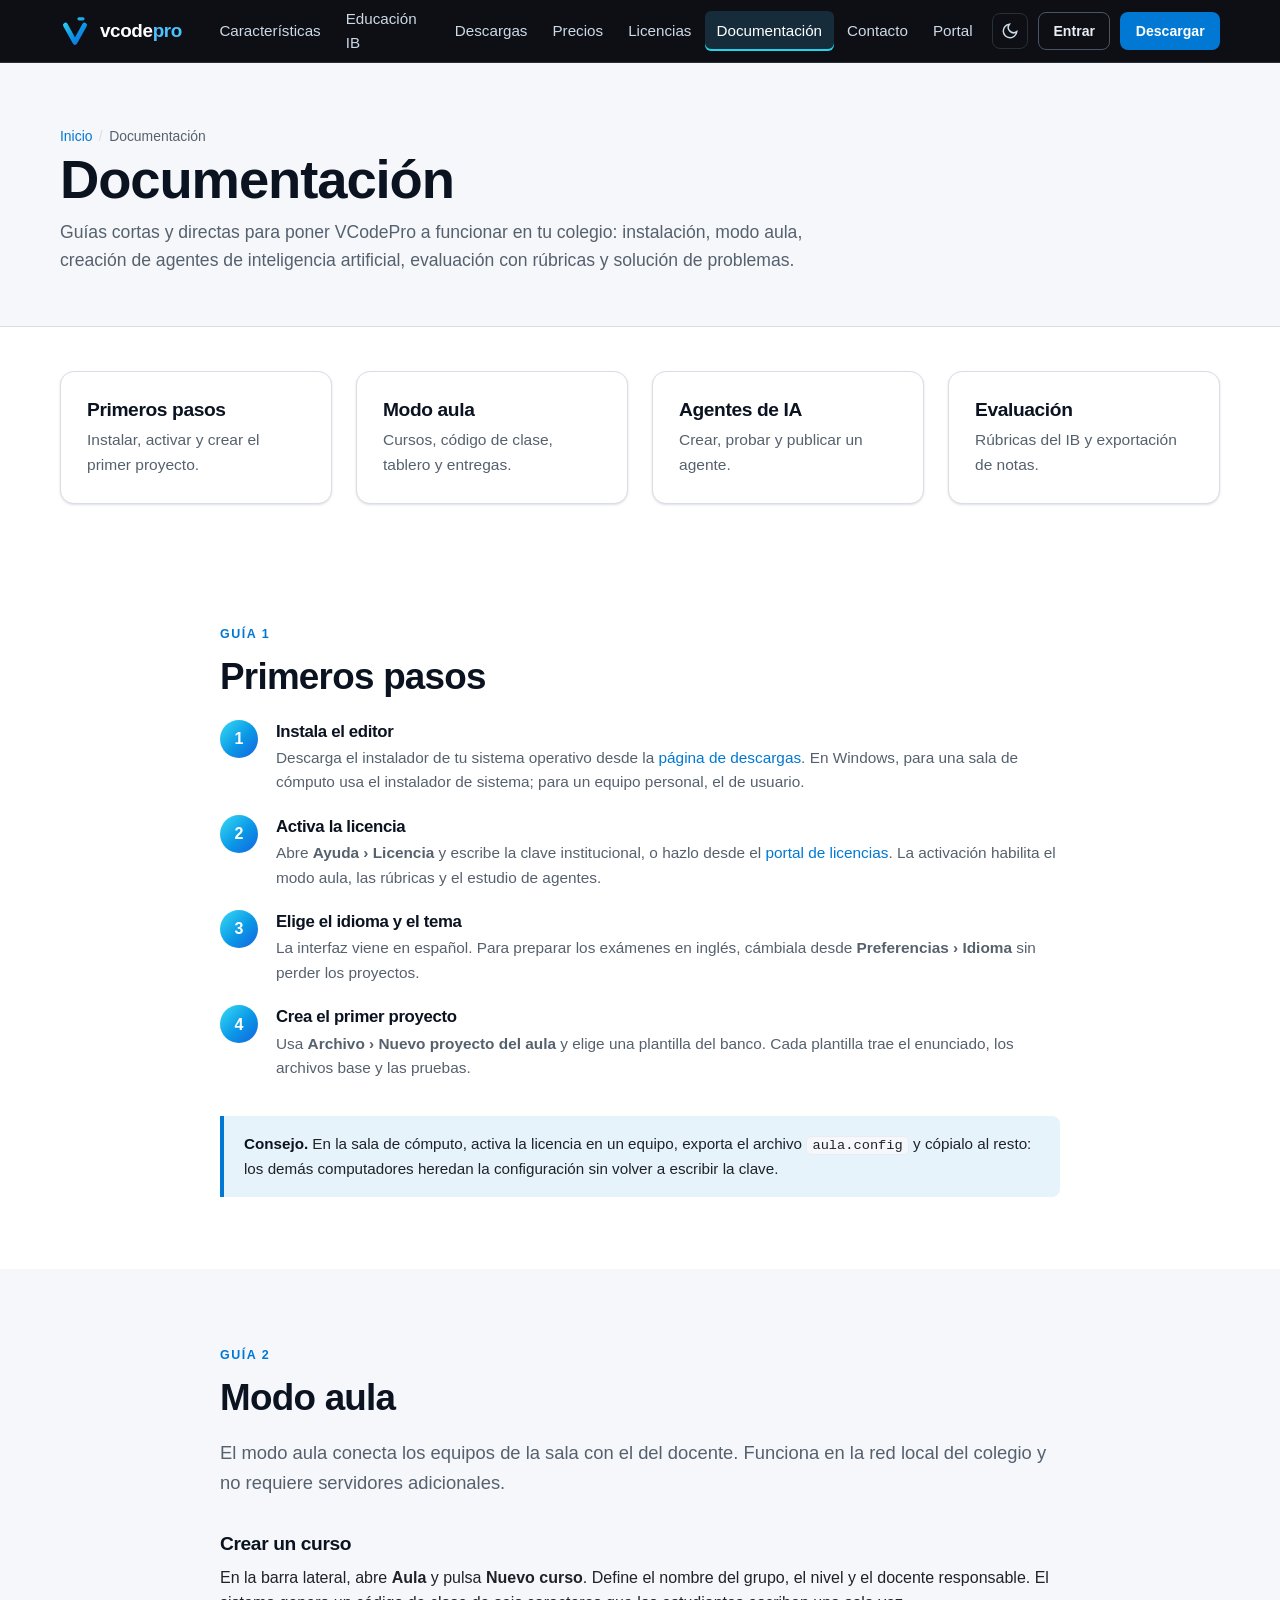
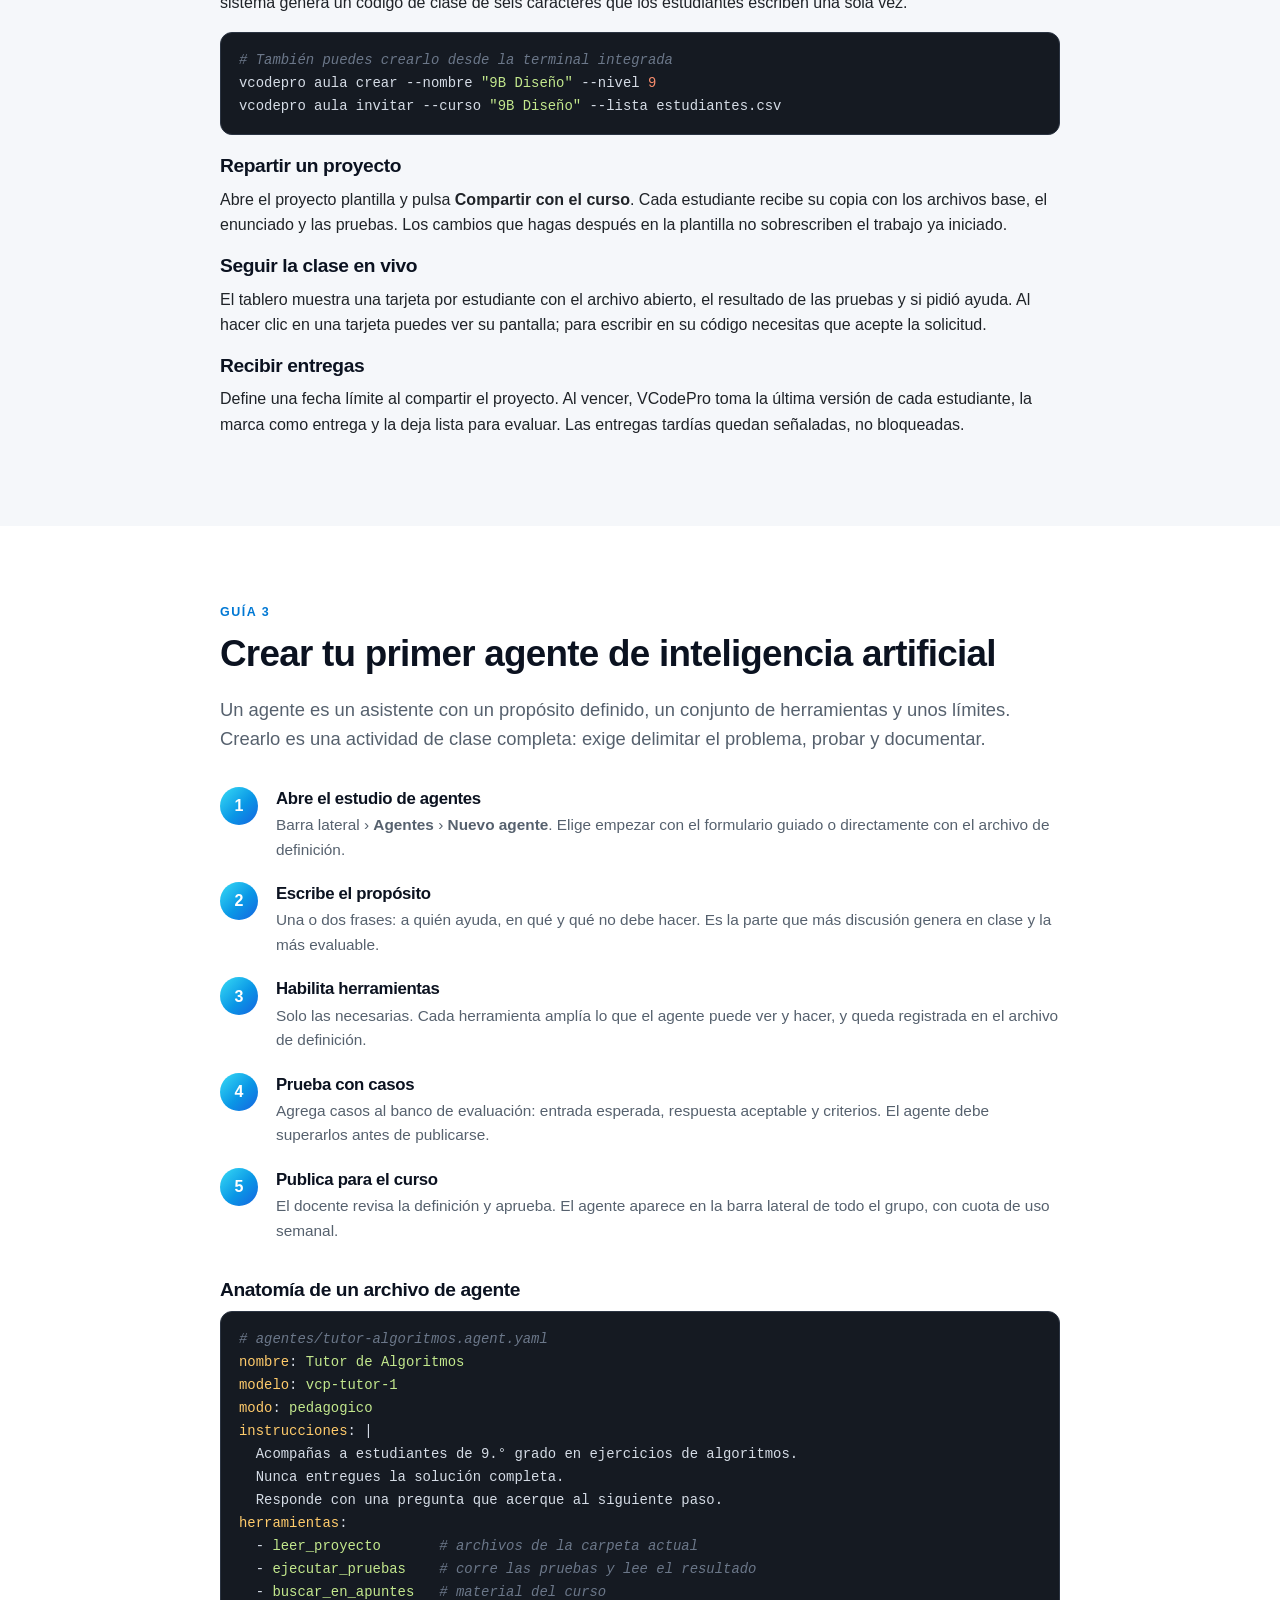
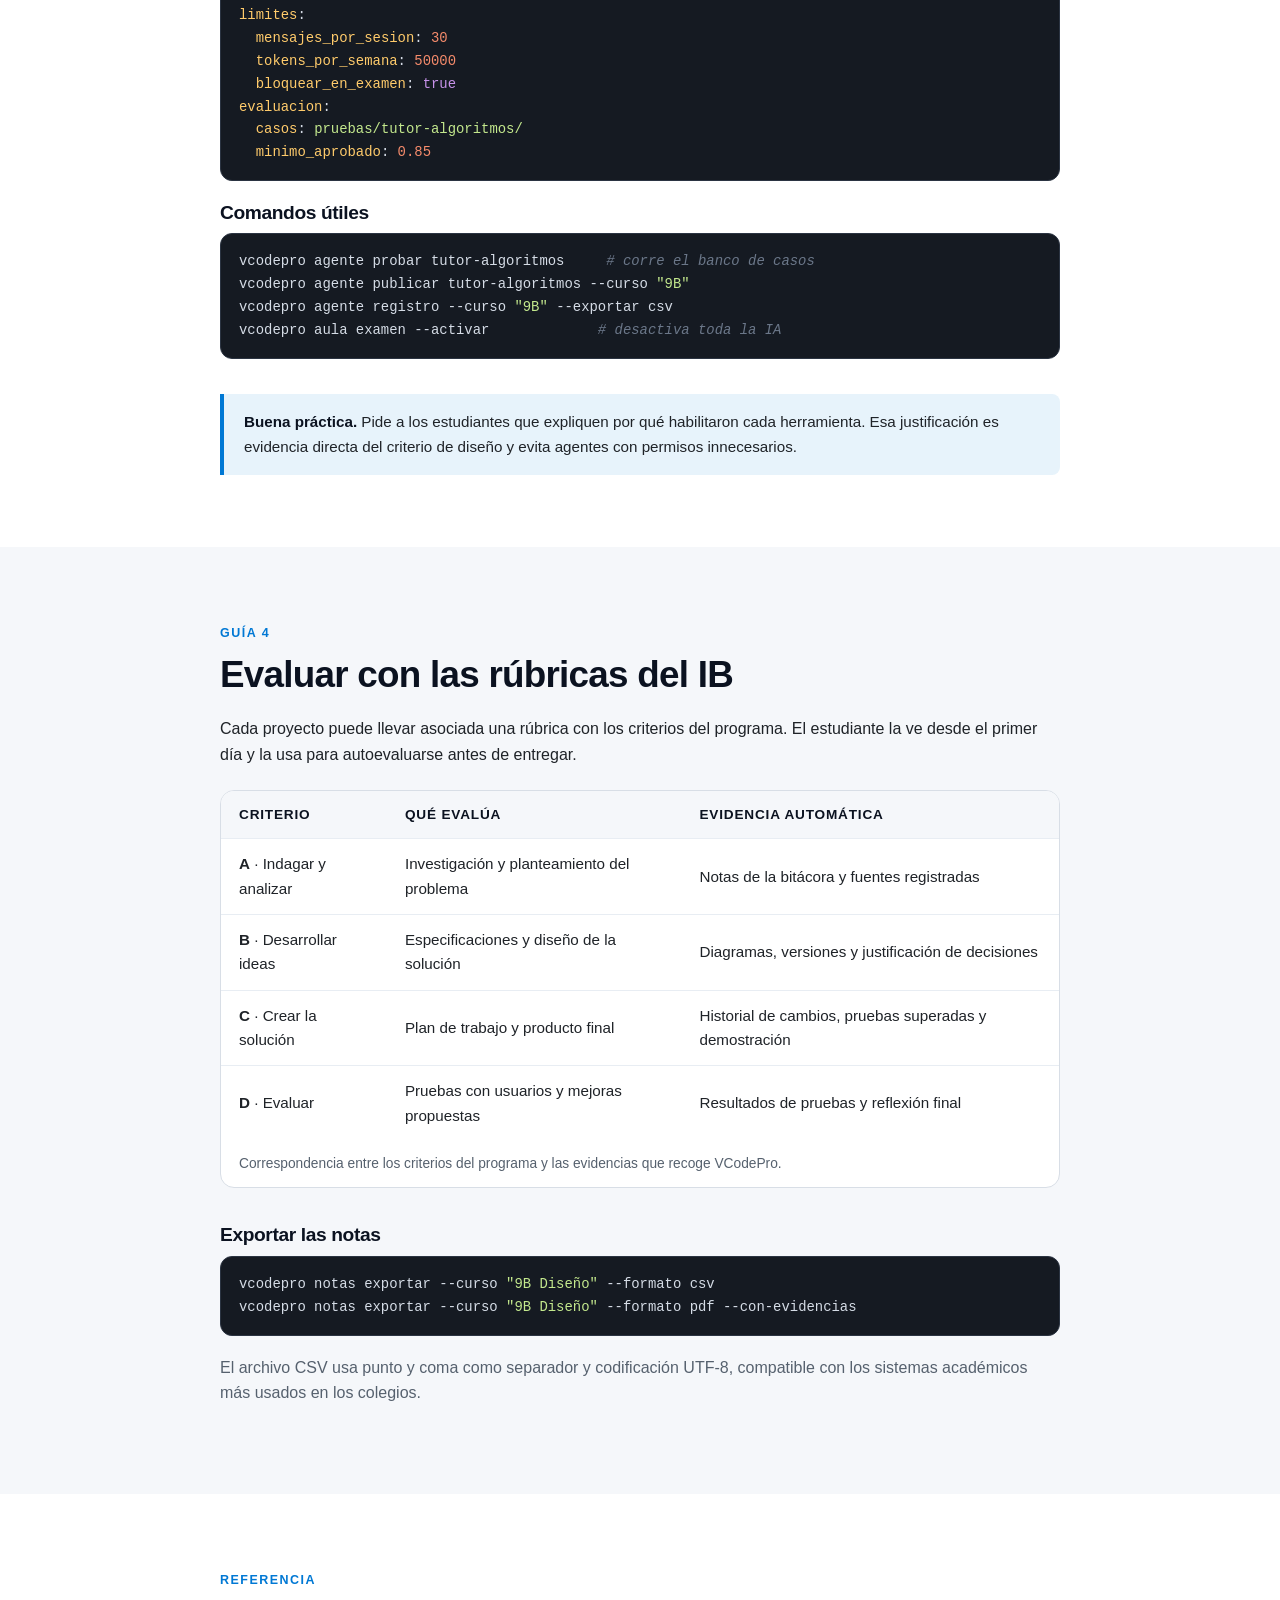
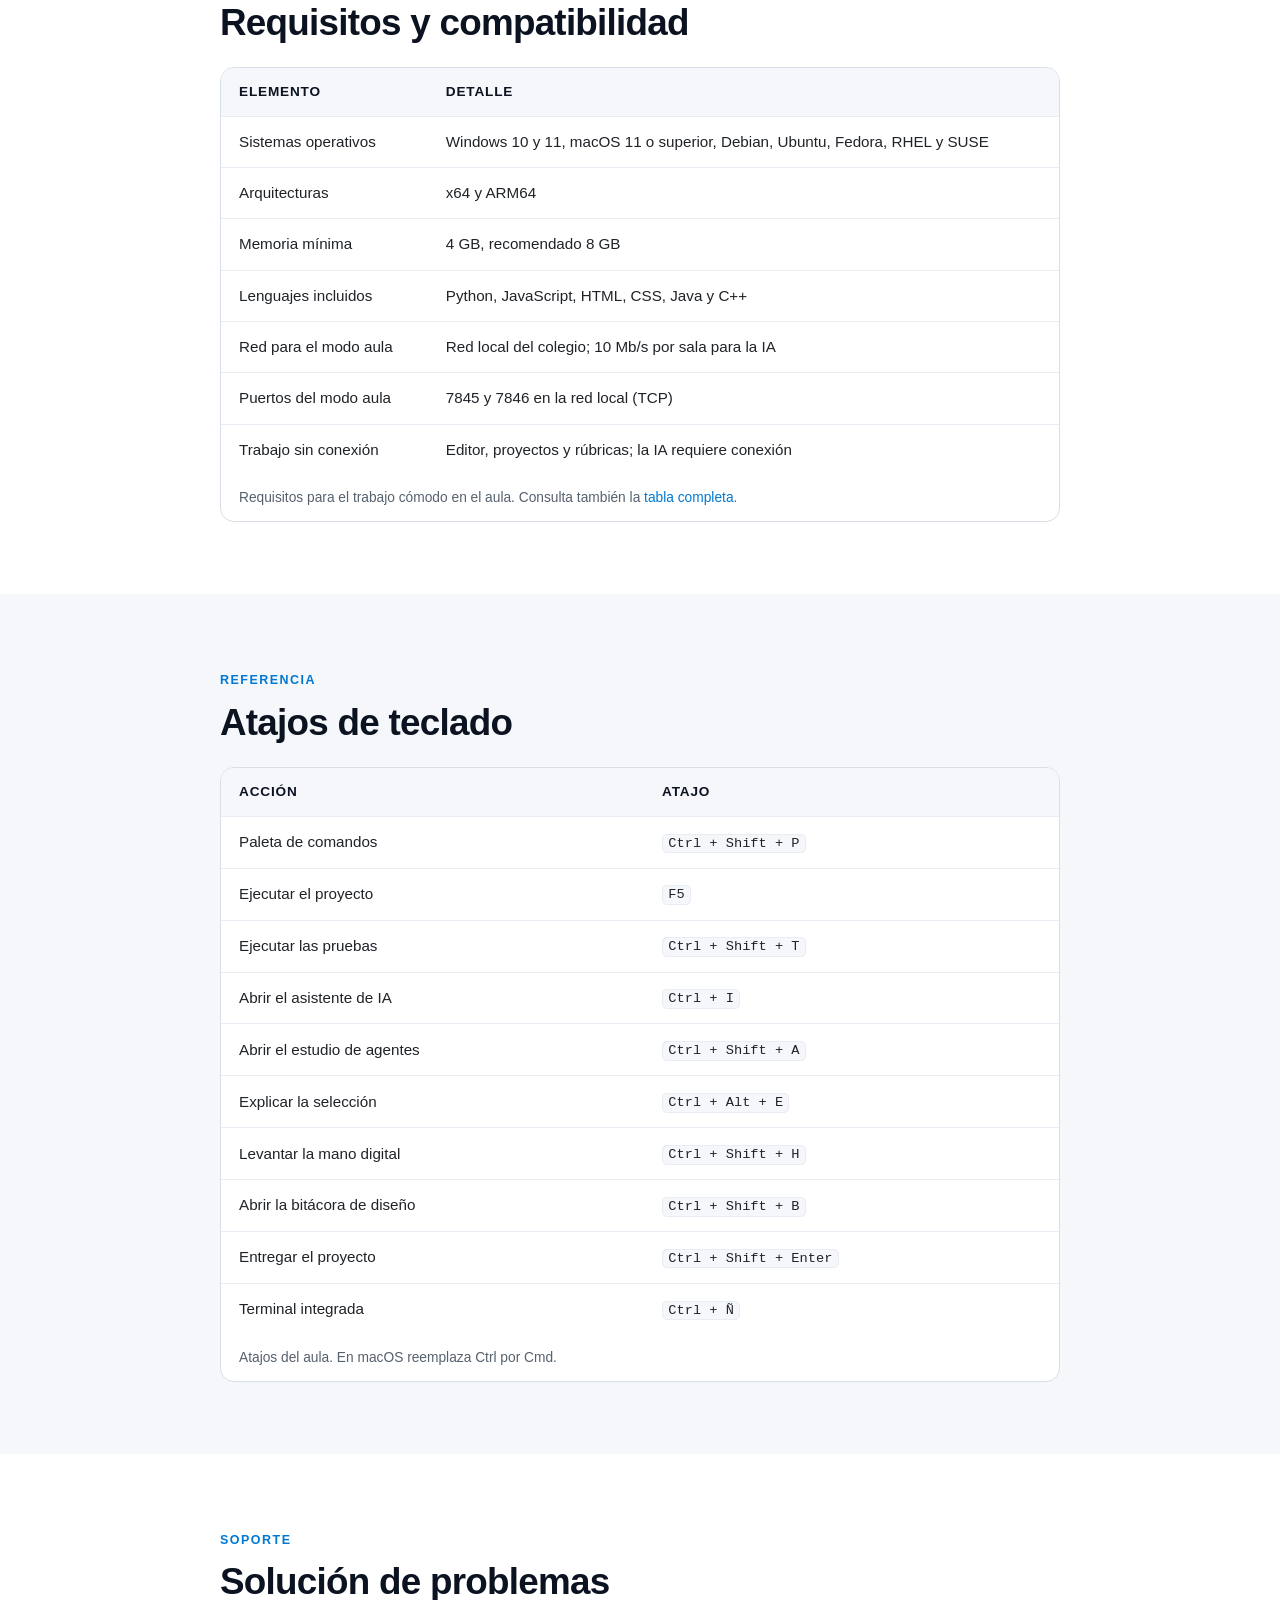
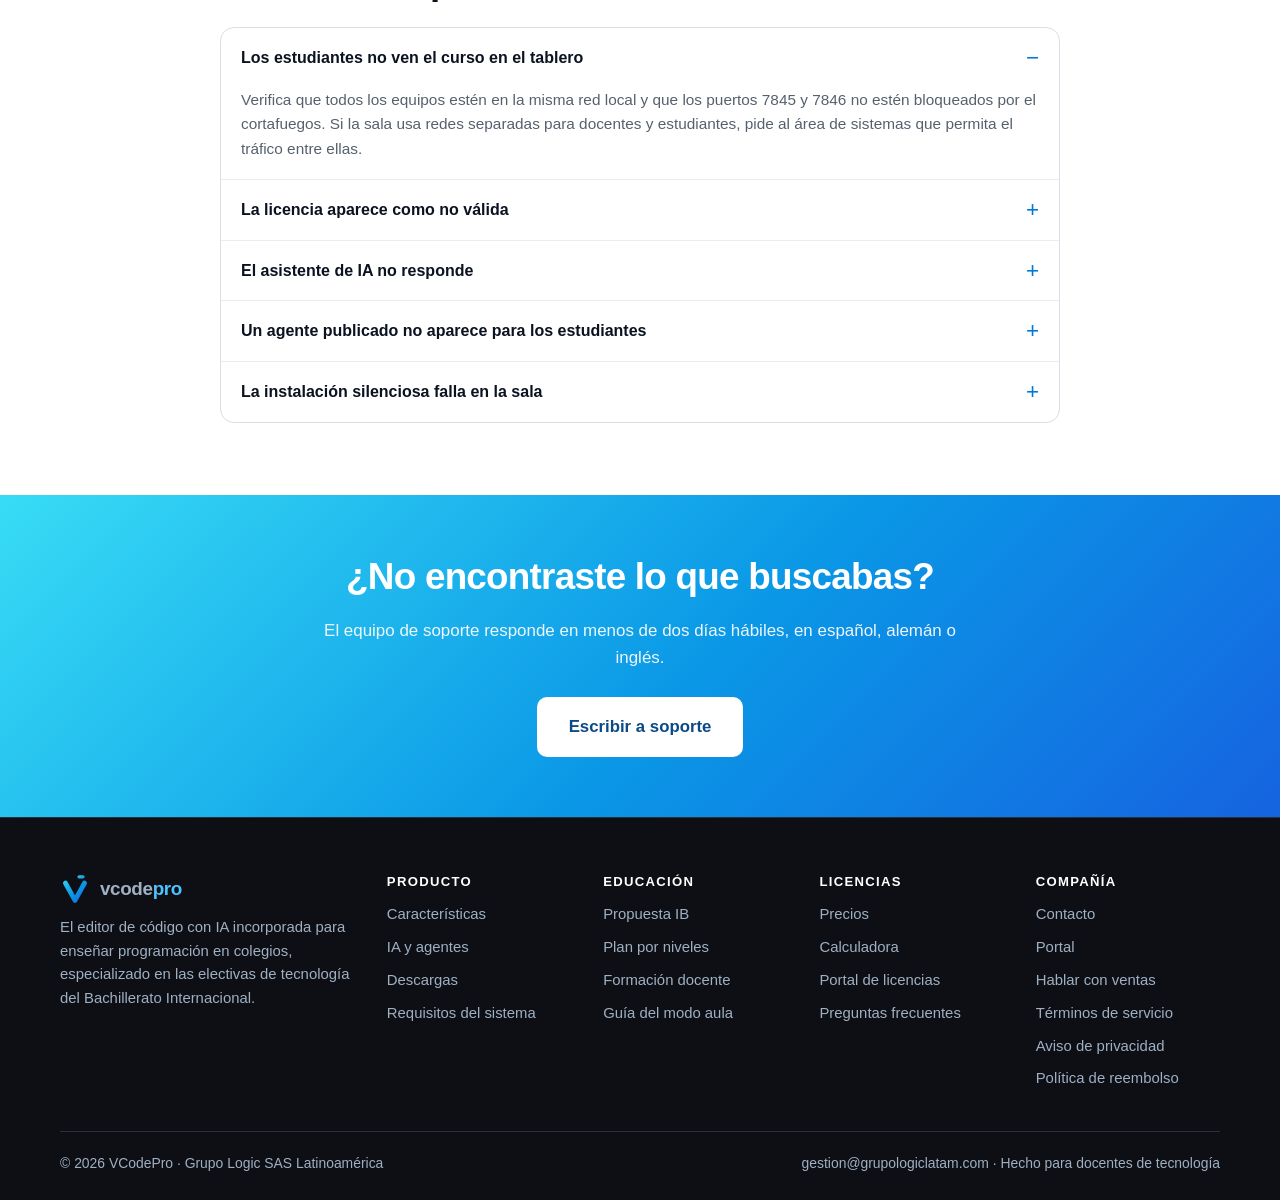
<file: documentacion.html>
<!DOCTYPE html>
<html lang="es">
<head>
<meta charset="utf-8">
<meta name="viewport" content="width=device-width, initial-scale=1">
<title>Documentación de VCodePro · Modo aula, agentes de IA y evaluación</title>
<meta name="description" content="Guías de VCodePro: instalación y activación, modo aula, creación de agentes de inteligencia artificial, evaluación con rúbricas del IB, atajos de teclado y solución de problemas.">
<meta name="keywords" content="documentación vcodepro, guía modo aula, crear agentes de IA, rúbricas IB, atajos de teclado, solución de problemas, instalación colegio">
<meta name="author" content="VCodePro">
<meta name="robots" content="index, follow, max-image-preview:large">
<meta name="theme-color" content="#0d0f14">
<link rel="canonical" href="https://www.vcodepro.de/documentacion.html">

<meta property="og:type" content="website">
<meta property="og:site_name" content="VCodePro">
<meta property="og:locale" content="es_CO">
<meta property="og:url" content="https://www.vcodepro.de/documentacion.html">
<meta property="og:title" content="Documentación de VCodePro">
<meta property="og:description" content="Guías de VCodePro: instalación y activación, modo aula, creación de agentes de inteligencia artificial, evaluación con rúbricas del IB, atajos de teclado y solución de problemas.">
<meta property="og:image" content="https://www.vcodepro.de/assets/img/og-image.png">
<meta property="og:image:width" content="1200">
<meta property="og:image:height" content="630">
<meta property="og:image:alt" content="Logotipo de VCodePro sobre un fondo oscuro">
<meta name="twitter:card" content="summary_large_image">
<meta name="twitter:title" content="Documentación de VCodePro">
<meta name="twitter:description" content="Guías de VCodePro: instalación y activación, modo aula, creación de agentes de inteligencia artificial, evaluación con rúbricas del IB, atajos de teclado y solución de problemas.">
<meta name="twitter:image" content="https://www.vcodepro.de/assets/img/og-image.png">

<link rel="icon" href="assets/img/favicon.svg" type="image/svg+xml">
<link rel="alternate icon" href="assets/img/favicon.ico" sizes="any">
<link rel="apple-touch-icon" href="assets/img/apple-touch-icon.png">
<link rel="manifest" href="manifest.webmanifest">
<link rel="stylesheet" href="assets/css/styles.css">

<script>
  (function () {
    try {
      var t = localStorage.getItem("vcodepro-tema");
      if (!t) { t = window.matchMedia("(prefers-color-scheme: dark)").matches ? "dark" : "light"; }
      document.documentElement.setAttribute("data-theme", t);
    } catch (e) { /* almacenamiento no disponible */ }
  })();
</script>

<script type="application/ld+json">
{
  "@context": "https://schema.org",
  "@type": "BreadcrumbList",
  "itemListElement": [
    { "@type": "ListItem", "position": 1, "name": "Inicio", "item": "https://www.vcodepro.de/index.html" },
    { "@type": "ListItem", "position": 2, "name": "Documentación", "item": "https://www.vcodepro.de/documentacion.html" }
  ]
}
</script>
</head>
<body>
<a class="skip-link" href="#contenido">Saltar al contenido principal</a>

<header class="site-header">
  <div class="wrap nav">
    <a class="brand" href="index.html" aria-label="VCodePro, ir al inicio">
      <img src="assets/img/logo-mark.svg" alt="" width="30" height="30">
      <span>vcode<span class="pro">pro</span></span>
    </a>
    <nav class="nav-menu" aria-label="Navegación principal">
      <ul class="nav-links" id="nav-links">
        <li><a href="caracteristicas.html">Características</a></li>
        <li><a href="educacion.html">Educación IB</a></li>
        <li><a href="descargas.html">Descargas</a></li>
        <li><a href="precios.html">Precios</a></li>
        <li><a href="licencias.html">Licencias</a></li>
        <li><a href="documentacion.html">Documentación</a></li>
        <li><a href="contacto.html">Contacto</a></li>
        <li><a href="portal/">Portal</a></li>
      </ul>
    </nav>
    <div class="nav-actions">
      <button class="theme-toggle" type="button" aria-label="Cambiar a tema oscuro" aria-pressed="false">
        <svg class="icon-moon" width="18" height="18" viewBox="0 0 24 24" fill="none" stroke="currentColor" stroke-width="2" aria-hidden="true"><path d="M21 12.8A9 9 0 1 1 11.2 3a7 7 0 0 0 9.8 9.8z"/></svg>
        <svg class="icon-sun" width="18" height="18" viewBox="0 0 24 24" fill="none" stroke="currentColor" stroke-width="2" aria-hidden="true"><circle cx="12" cy="12" r="4"/><path d="M12 2v2m0 16v2M4.9 4.9l1.4 1.4m11.4 11.4 1.4 1.4M2 12h2m16 0h2M4.9 19.1l1.4-1.4M17.7 6.3l1.4-1.4"/></svg>
      </button>
      <a class="btn btn-sm btn-ghost" href="portal/login.php">Entrar</a>
      <a class="btn btn-sm" href="descargas.html">Descargar</a>
      <button class="nav-toggle" type="button" id="nav-toggle" aria-expanded="false" aria-controls="nav-links" aria-label="Abrir el menú de navegación"><span></span></button>
    </div>
  </div>
</header>

<main id="contenido">

  <div class="page-head">
    <div class="wrap">
      <nav class="breadcrumb" aria-label="Ruta de navegación">
        <ol><li><a href="index.html">Inicio</a></li><li>Documentación</li></ol>
      </nav>
      <h1>Documentación</h1>
      <p>Guías cortas y directas para poner VCodePro a funcionar en tu colegio: instalación, modo aula,
        creación de agentes de inteligencia artificial, evaluación con rúbricas y solución de problemas.</p>
    </div>
  </div>

  <section class="section section-sm">
    <div class="wrap">
      <div class="grid grid-4">
        <a class="card card-link" href="#primeros-pasos"><h3>Primeros pasos</h3><p>Instalar, activar y crear el primer proyecto.</p></a>
        <a class="card card-link" href="#aula"><h3>Modo aula</h3><p>Cursos, código de clase, tablero y entregas.</p></a>
        <a class="card card-link" href="#agentes"><h3>Agentes de IA</h3><p>Crear, probar y publicar un agente.</p></a>
        <a class="card card-link" href="#rubricas"><h3>Evaluación</h3><p>Rúbricas del IB y exportación de notas.</p></a>
      </div>
    </div>
  </section>

  <!-- ==================== PRIMEROS PASOS ==================== -->
  <section class="section" id="primeros-pasos">
    <div class="wrap wrap-narrow">
      <p class="eyebrow">Guía 1</p>
      <h2>Primeros pasos</h2>
      <ol class="steps mt-2">
        <li>
          <h3>Instala el editor</h3>
          <p>Descarga el instalador de tu sistema operativo desde la
            <a href="descargas.html">página de descargas</a>. En Windows, para una sala de cómputo usa
            el instalador de sistema; para un equipo personal, el de usuario.</p>
        </li>
        <li>
          <h3>Activa la licencia</h3>
          <p>Abre <strong>Ayuda &rsaquo; Licencia</strong> y escribe la clave institucional, o hazlo
            desde el <a href="licencias.html">portal de licencias</a>. La activación habilita el modo
            aula, las rúbricas y el estudio de agentes.</p>
        </li>
        <li>
          <h3>Elige el idioma y el tema</h3>
          <p>La interfaz viene en español. Para preparar los exámenes en inglés, cámbiala desde
            <strong>Preferencias &rsaquo; Idioma</strong> sin perder los proyectos.</p>
        </li>
        <li>
          <h3>Crea el primer proyecto</h3>
          <p>Usa <strong>Archivo &rsaquo; Nuevo proyecto del aula</strong> y elige una plantilla del
            banco. Cada plantilla trae el enunciado, los archivos base y las pruebas.</p>
        </li>
      </ol>

      <div class="note mt-3">
        <p><strong>Consejo.</strong> En la sala de cómputo, activa la licencia en un equipo, exporta el
          archivo <code>aula.config</code> y cópialo al resto: los demás computadores heredan la
          configuración sin volver a escribir la clave.</p>
      </div>
    </div>
  </section>

  <!-- ==================== MODO AULA ==================== -->
  <section class="section section-alt" id="aula">
    <div class="wrap wrap-narrow">
      <p class="eyebrow">Guía 2</p>
      <h2>Modo aula</h2>
      <p class="lead">El modo aula conecta los equipos de la sala con el del docente. Funciona en la red
        local del colegio y no requiere servidores adicionales.</p>

      <h3 class="mt-3">Crear un curso</h3>
      <p>En la barra lateral, abre <strong>Aula</strong> y pulsa <strong>Nuevo curso</strong>. Define el
        nombre del grupo, el nivel y el docente responsable. El sistema genera un código de clase de seis
        caracteres que los estudiantes escriben una sola vez.</p>

      <pre class="code-block"><code><span class="c"># También puedes crearlo desde la terminal integrada</span>
vcodepro aula crear --nombre <span class="s">"9B Diseño"</span> --nivel <span class="n">9</span>
vcodepro aula invitar --curso <span class="s">"9B Diseño"</span> --lista estudiantes.csv</code></pre>

      <h3>Repartir un proyecto</h3>
      <p>Abre el proyecto plantilla y pulsa <strong>Compartir con el curso</strong>. Cada estudiante
        recibe su copia con los archivos base, el enunciado y las pruebas. Los cambios que hagas después
        en la plantilla no sobrescriben el trabajo ya iniciado.</p>

      <h3>Seguir la clase en vivo</h3>
      <p>El tablero muestra una tarjeta por estudiante con el archivo abierto, el resultado de las
        pruebas y si pidió ayuda. Al hacer clic en una tarjeta puedes ver su pantalla; para escribir en
        su código necesitas que acepte la solicitud.</p>

      <h3>Recibir entregas</h3>
      <p>Define una fecha límite al compartir el proyecto. Al vencer, VCodePro toma la última versión de
        cada estudiante, la marca como entrega y la deja lista para evaluar. Las entregas tardías quedan
        señaladas, no bloqueadas.</p>
    </div>
  </section>

  <!-- ==================== AGENTES ==================== -->
  <section class="section" id="agentes">
    <div class="wrap wrap-narrow">
      <p class="eyebrow">Guía 3</p>
      <h2>Crear tu primer agente de inteligencia artificial</h2>
      <p class="lead">Un agente es un asistente con un propósito definido, un conjunto de herramientas y
        unos límites. Crearlo es una actividad de clase completa: exige delimitar el problema, probar y
        documentar.</p>

      <ol class="steps mt-3">
        <li>
          <h3>Abre el estudio de agentes</h3>
          <p>Barra lateral &rsaquo; <strong>Agentes</strong> &rsaquo; <strong>Nuevo agente</strong>.
            Elige empezar con el formulario guiado o directamente con el archivo de definición.</p>
        </li>
        <li>
          <h3>Escribe el propósito</h3>
          <p>Una o dos frases: a quién ayuda, en qué y qué no debe hacer. Es la parte que más discusión
            genera en clase y la más evaluable.</p>
        </li>
        <li>
          <h3>Habilita herramientas</h3>
          <p>Solo las necesarias. Cada herramienta amplía lo que el agente puede ver y hacer, y queda
            registrada en el archivo de definición.</p>
        </li>
        <li>
          <h3>Prueba con casos</h3>
          <p>Agrega casos al banco de evaluación: entrada esperada, respuesta aceptable y criterios.
            El agente debe superarlos antes de publicarse.</p>
        </li>
        <li>
          <h3>Publica para el curso</h3>
          <p>El docente revisa la definición y aprueba. El agente aparece en la barra lateral de todo el
            grupo, con cuota de uso semanal.</p>
        </li>
      </ol>

      <h3 class="mt-3">Anatomía de un archivo de agente</h3>
      <pre class="code-block"><code><span class="c"># agentes/tutor-algoritmos.agent.yaml</span>
<span class="v">nombre</span>: <span class="s">Tutor de Algoritmos</span>
<span class="v">modelo</span>: <span class="s">vcp-tutor-1</span>
<span class="v">modo</span>: <span class="s">pedagogico</span>
<span class="v">instrucciones</span>: |
  Acompañas a estudiantes de 9.° grado en ejercicios de algoritmos.
  Nunca entregues la solución completa.
  Responde con una pregunta que acerque al siguiente paso.
<span class="v">herramientas</span>:
  - <span class="s">leer_proyecto</span>       <span class="c"># archivos de la carpeta actual</span>
  - <span class="s">ejecutar_pruebas</span>    <span class="c"># corre las pruebas y lee el resultado</span>
  - <span class="s">buscar_en_apuntes</span>   <span class="c"># material del curso</span>
<span class="v">limites</span>:
  <span class="v">mensajes_por_sesion</span>: <span class="n">30</span>
  <span class="v">tokens_por_semana</span>: <span class="n">50000</span>
  <span class="v">bloquear_en_examen</span>: <span class="k">true</span>
<span class="v">evaluacion</span>:
  <span class="v">casos</span>: <span class="s">pruebas/tutor-algoritmos/</span>
  <span class="v">minimo_aprobado</span>: <span class="n">0.85</span></code></pre>

      <h3>Comandos útiles</h3>
      <pre class="code-block"><code>vcodepro agente probar tutor-algoritmos     <span class="c"># corre el banco de casos</span>
vcodepro agente publicar tutor-algoritmos --curso <span class="s">"9B"</span>
vcodepro agente registro --curso <span class="s">"9B"</span> --exportar csv
vcodepro aula examen --activar             <span class="c"># desactiva toda la IA</span></code></pre>

      <div class="note mt-3">
        <p><strong>Buena práctica.</strong> Pide a los estudiantes que expliquen por qué habilitaron
          cada herramienta. Esa justificación es evidencia directa del criterio de diseño y evita
          agentes con permisos innecesarios.</p>
      </div>
    </div>
  </section>

  <!-- ==================== RÚBRICAS ==================== -->
  <section class="section section-alt" id="rubricas">
    <div class="wrap wrap-narrow">
      <p class="eyebrow">Guía 4</p>
      <h2>Evaluar con las rúbricas del IB</h2>
      <p>Cada proyecto puede llevar asociada una rúbrica con los criterios del programa. El estudiante la
        ve desde el primer día y la usa para autoevaluarse antes de entregar.</p>

      <div class="table-scroll mt-2">
        <table>
          <caption>Correspondencia entre los criterios del programa y las evidencias que recoge VCodePro.</caption>
          <thead>
            <tr><th scope="col">Criterio</th><th scope="col">Qué evalúa</th><th scope="col">Evidencia automática</th></tr>
          </thead>
          <tbody>
            <tr><td><strong>A</strong> · Indagar y analizar</td><td>Investigación y planteamiento del problema</td><td>Notas de la bitácora y fuentes registradas</td></tr>
            <tr><td><strong>B</strong> · Desarrollar ideas</td><td>Especificaciones y diseño de la solución</td><td>Diagramas, versiones y justificación de decisiones</td></tr>
            <tr><td><strong>C</strong> · Crear la solución</td><td>Plan de trabajo y producto final</td><td>Historial de cambios, pruebas superadas y demostración</td></tr>
            <tr><td><strong>D</strong> · Evaluar</td><td>Pruebas con usuarios y mejoras propuestas</td><td>Resultados de pruebas y reflexión final</td></tr>
          </tbody>
        </table>
      </div>

      <h3 class="mt-3">Exportar las notas</h3>
      <pre class="code-block"><code>vcodepro notas exportar --curso <span class="s">"9B Diseño"</span> --formato csv
vcodepro notas exportar --curso <span class="s">"9B Diseño"</span> --formato pdf --con-evidencias</code></pre>
      <p class="muted">El archivo CSV usa punto y coma como separador y codificación UTF-8, compatible
        con los sistemas académicos más usados en los colegios.</p>
    </div>
  </section>

  <!-- ==================== REQUISITOS ==================== -->
  <section class="section" id="requisitos">
    <div class="wrap wrap-narrow">
      <p class="eyebrow">Referencia</p>
      <h2>Requisitos y compatibilidad</h2>
      <div class="table-scroll mt-2">
        <table>
          <caption>Requisitos para el trabajo cómodo en el aula. Consulta también la <a href="descargas.html#requisitos">tabla completa</a>.</caption>
          <thead>
            <tr><th scope="col">Elemento</th><th scope="col">Detalle</th></tr>
          </thead>
          <tbody>
            <tr><td>Sistemas operativos</td><td>Windows 10 y 11, macOS 11 o superior, Debian, Ubuntu, Fedora, RHEL y SUSE</td></tr>
            <tr><td>Arquitecturas</td><td>x64 y ARM64</td></tr>
            <tr><td>Memoria mínima</td><td>4 GB, recomendado 8 GB</td></tr>
            <tr><td>Lenguajes incluidos</td><td>Python, JavaScript, HTML, CSS, Java y C++</td></tr>
            <tr><td>Red para el modo aula</td><td>Red local del colegio; 10 Mb/s por sala para la IA</td></tr>
            <tr><td>Puertos del modo aula</td><td>7845 y 7846 en la red local (TCP)</td></tr>
            <tr><td>Trabajo sin conexión</td><td>Editor, proyectos y rúbricas; la IA requiere conexión</td></tr>
          </tbody>
        </table>
      </div>
    </div>
  </section>

  <!-- ==================== ATAJOS ==================== -->
  <section class="section section-alt" id="atajos">
    <div class="wrap wrap-narrow">
      <p class="eyebrow">Referencia</p>
      <h2>Atajos de teclado</h2>
      <div class="table-scroll mt-2">
        <table>
          <caption>Atajos del aula. En macOS reemplaza Ctrl por Cmd.</caption>
          <thead>
            <tr><th scope="col">Acción</th><th scope="col">Atajo</th></tr>
          </thead>
          <tbody>
            <tr><td>Paleta de comandos</td><td><code>Ctrl + Shift + P</code></td></tr>
            <tr><td>Ejecutar el proyecto</td><td><code>F5</code></td></tr>
            <tr><td>Ejecutar las pruebas</td><td><code>Ctrl + Shift + T</code></td></tr>
            <tr><td>Abrir el asistente de IA</td><td><code>Ctrl + I</code></td></tr>
            <tr><td>Abrir el estudio de agentes</td><td><code>Ctrl + Shift + A</code></td></tr>
            <tr><td>Explicar la selección</td><td><code>Ctrl + Alt + E</code></td></tr>
            <tr><td>Levantar la mano digital</td><td><code>Ctrl + Shift + H</code></td></tr>
            <tr><td>Abrir la bitácora de diseño</td><td><code>Ctrl + Shift + B</code></td></tr>
            <tr><td>Entregar el proyecto</td><td><code>Ctrl + Shift + Enter</code></td></tr>
            <tr><td>Terminal integrada</td><td><code>Ctrl + Ñ</code></td></tr>
          </tbody>
        </table>
      </div>
    </div>
  </section>

  <!-- ==================== PROBLEMAS ==================== -->
  <section class="section" id="problemas">
    <div class="wrap wrap-narrow">
      <p class="eyebrow">Soporte</p>
      <h2>Solución de problemas</h2>
      <div class="faq mt-2">
        <details open>
          <summary>Los estudiantes no ven el curso en el tablero</summary>
          <div class="answer"><p>Verifica que todos los equipos estén en la misma red local y que los
            puertos 7845 y 7846 no estén bloqueados por el cortafuegos. Si la sala usa redes separadas
            para docentes y estudiantes, pide al área de sistemas que permita el tráfico entre ellas.</p></div>
        </details>
        <details>
          <summary>La licencia aparece como no válida</summary>
          <div class="answer"><p>Revisa que la clave esté completa: cuatro bloques de cuatro caracteres
            después de <code>VCP</code>. Si el mensaje indica que el dígito de control no coincide, hubo
            un error al escribirla. Puedes verificarla sin activarla en el
            <a href="licencias.html">portal de licencias</a>.</p></div>
        </details>
        <details>
          <summary>El asistente de IA no responde</summary>
          <div class="answer"><p>Comprueba si el curso está en modo examen: en ese estado toda la IA
            queda desactivada a propósito. Si no lo está, revisa la conexión a internet y la cuota
            semanal del grupo en el panel del docente.</p></div>
        </details>
        <details>
          <summary>Un agente publicado no aparece para los estudiantes</summary>
          <div class="answer"><p>Un agente solo se publica cuando supera el mínimo del banco de casos y
            el docente lo aprueba. Ejecuta <code>vcodepro agente probar</code> para ver qué casos fallan.</p></div>
        </details>
        <details>
          <summary>La instalación silenciosa falla en la sala</summary>
          <div class="answer"><p>Usa el instalador de sistema, no el de usuario, y ejecútalo con
            permisos de administrador. Revisa la guía de <a href="descargas.html#despliegue">despliegue
            masivo</a> con los comandos de cada sistema operativo.</p></div>
        </details>
      </div>
    </div>
  </section>

  <section class="cta-band">
    <div class="wrap">
      <h2>¿No encontraste lo que buscabas?</h2>
      <p>El equipo de soporte responde en menos de dos días hábiles, en español, alemán o inglés.</p>
      <a class="btn btn-lg" href="contacto.html?motivo=soporte">Escribir a soporte</a>
    </div>
  </section>

</main>

<footer class="site-footer">
  <div class="wrap">
    <div class="footer-grid">
      <div class="footer-brand">
        <a class="brand" href="index.html">
          <img src="assets/img/logo-mark.svg" alt="" width="30" height="30">
          <span>vcode<span class="pro">pro</span></span>
        </a>
        <p>El editor de código con IA incorporada para enseñar programación en colegios, especializado
          en las electivas de tecnología del Bachillerato Internacional.</p>
      </div>
      <div>
        <h4>Producto</h4>
        <ul>
          <li><a href="caracteristicas.html">Características</a></li>
          <li><a href="caracteristicas.html#agentes">IA y agentes</a></li>
          <li><a href="descargas.html">Descargas</a></li>
          <li><a href="documentacion.html#requisitos">Requisitos del sistema</a></li>
        </ul>
      </div>
      <div>
        <h4>Educación</h4>
        <ul>
          <li><a href="educacion.html">Propuesta IB</a></li>
          <li><a href="educacion.html#niveles">Plan por niveles</a></li>
          <li><a href="educacion.html#docentes">Formación docente</a></li>
          <li><a href="documentacion.html#aula">Guía del modo aula</a></li>
        </ul>
      </div>
      <div>
        <h4>Licencias</h4>
        <ul>
          <li><a href="precios.html">Precios</a></li>
          <li><a href="precios.html#calculadora">Calculadora</a></li>
          <li><a href="licencias.html">Portal de licencias</a></li>
          <li><a href="precios.html#faq">Preguntas frecuentes</a></li>
        </ul>
      </div>
      <div>
        <h4>Compañía</h4>
        <ul>
          <li><a href="contacto.html">Contacto</a></li>
        <li><a href="portal/">Portal</a></li>
          <li><a href="contacto.html#ventas">Hablar con ventas</a></li>
          <li><a href="terminos.html">Términos de servicio</a></li>
          <li><a href="privacidad.html">Aviso de privacidad</a></li>
          <li><a href="reembolsos.html">Política de reembolso</a></li>
        </ul>
      </div>
    </div>

    <div class="footer-bottom">
      <span>&copy; <span id="anio">2026</span> VCodePro · Grupo Logic SAS Latinoamérica</span>
      <span><a href="mailto:gestion@grupologiclatam.com">gestion@grupologiclatam.com</a> · Hecho para docentes de tecnología</span>
    </div>
  </div>
</footer>

<script src="assets/js/main.js"></script>
</body>
</html>
</file>
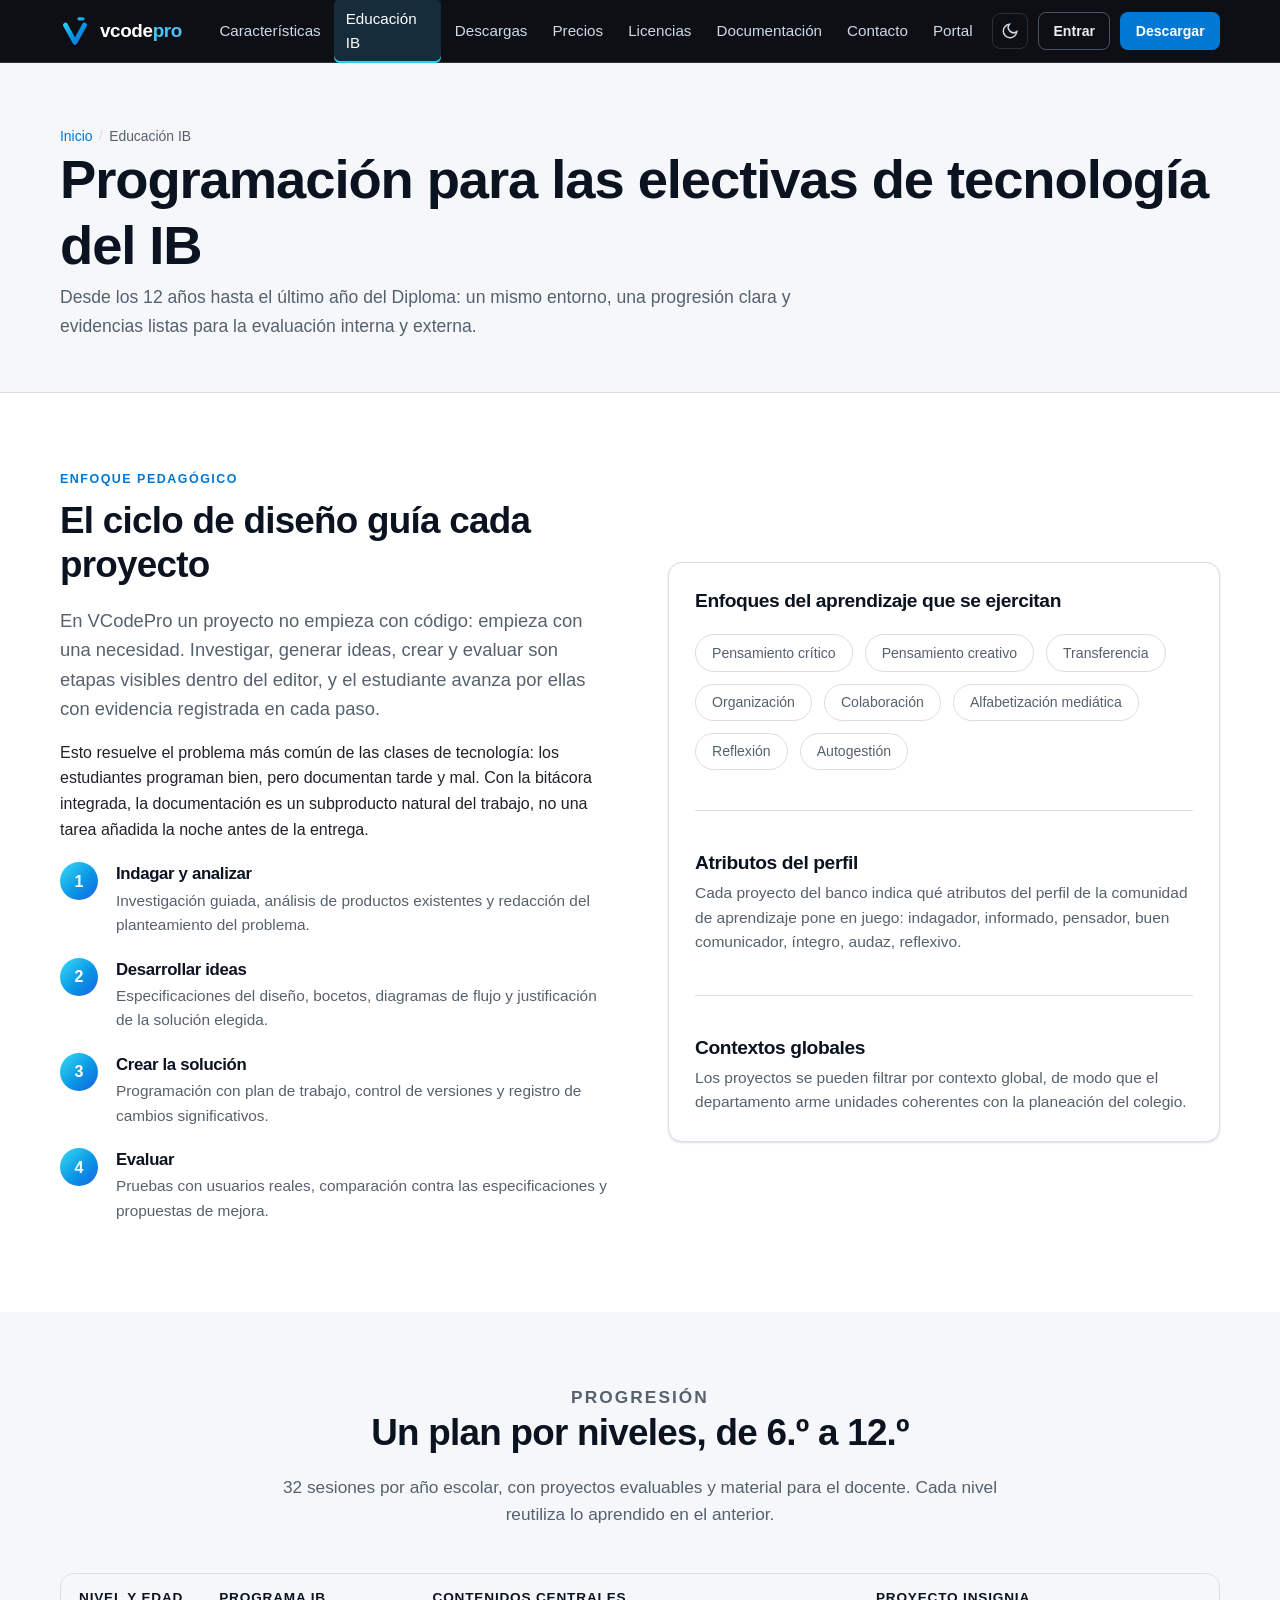
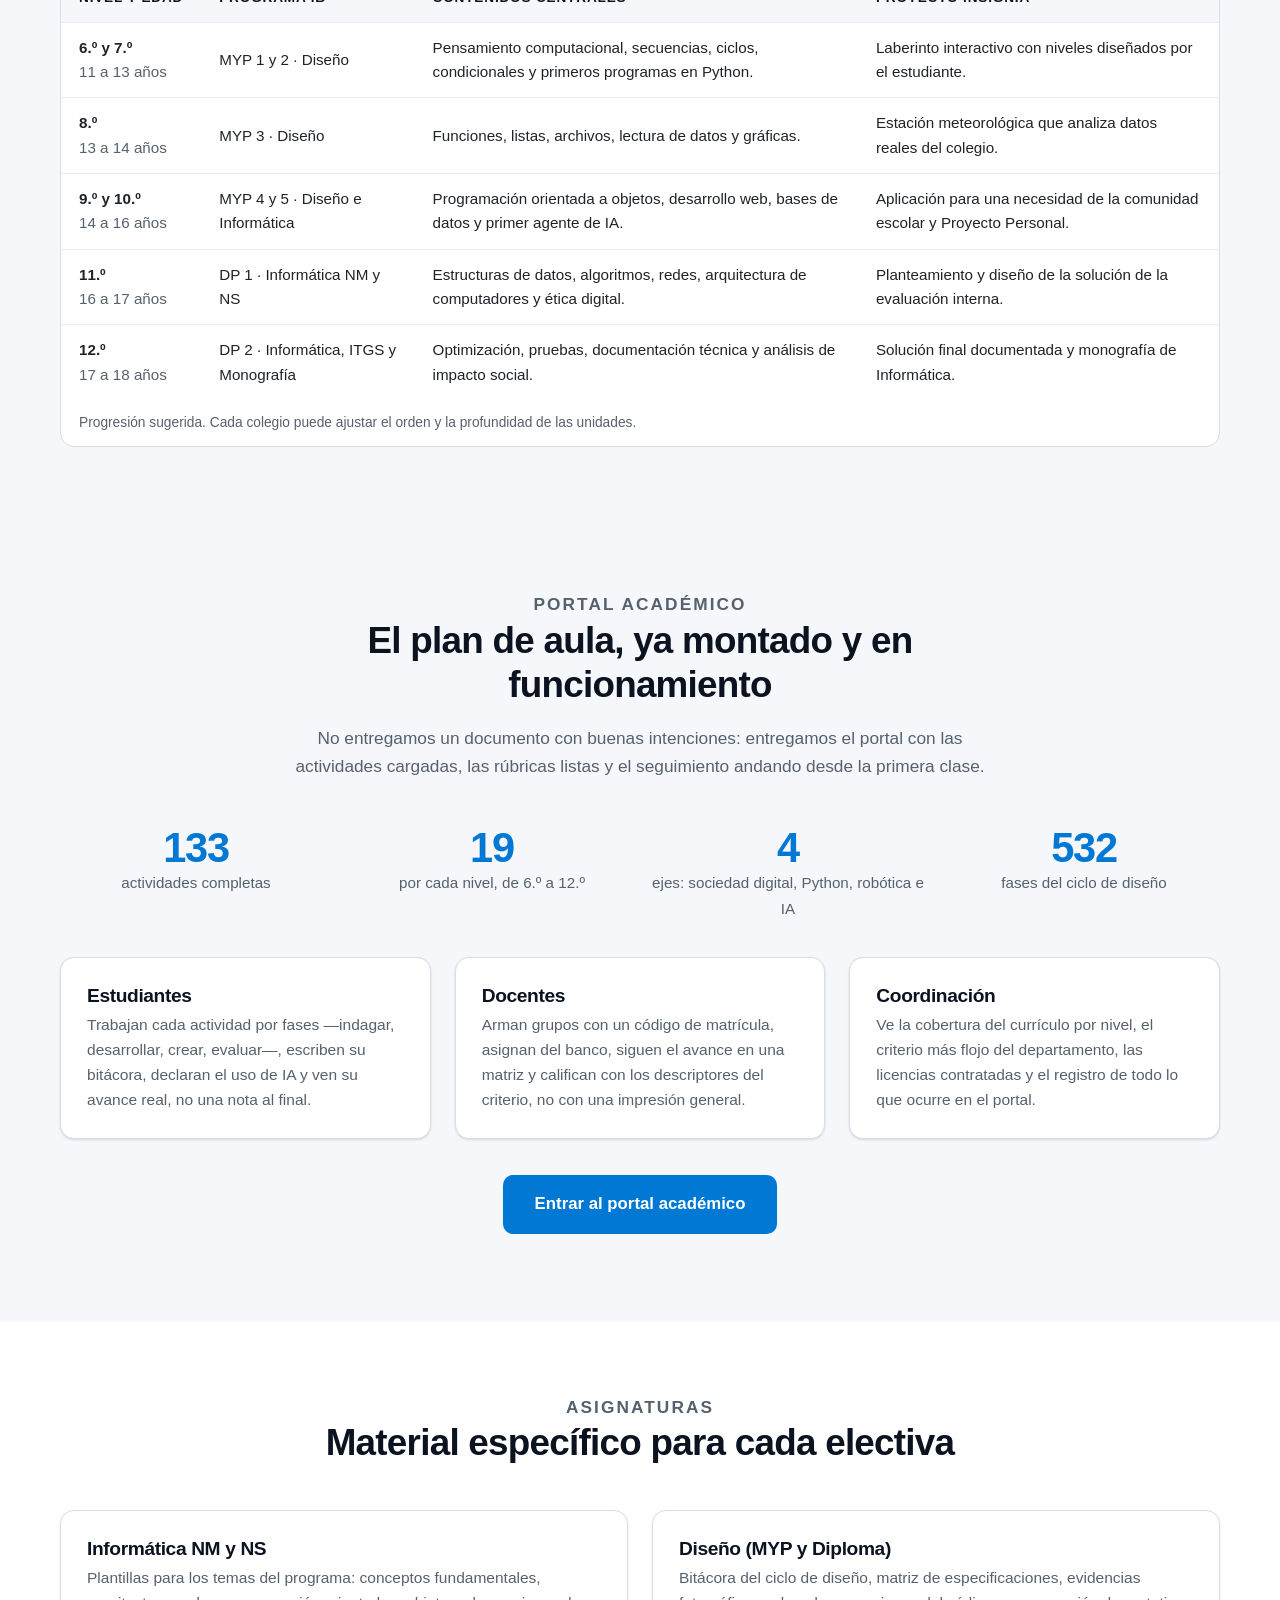
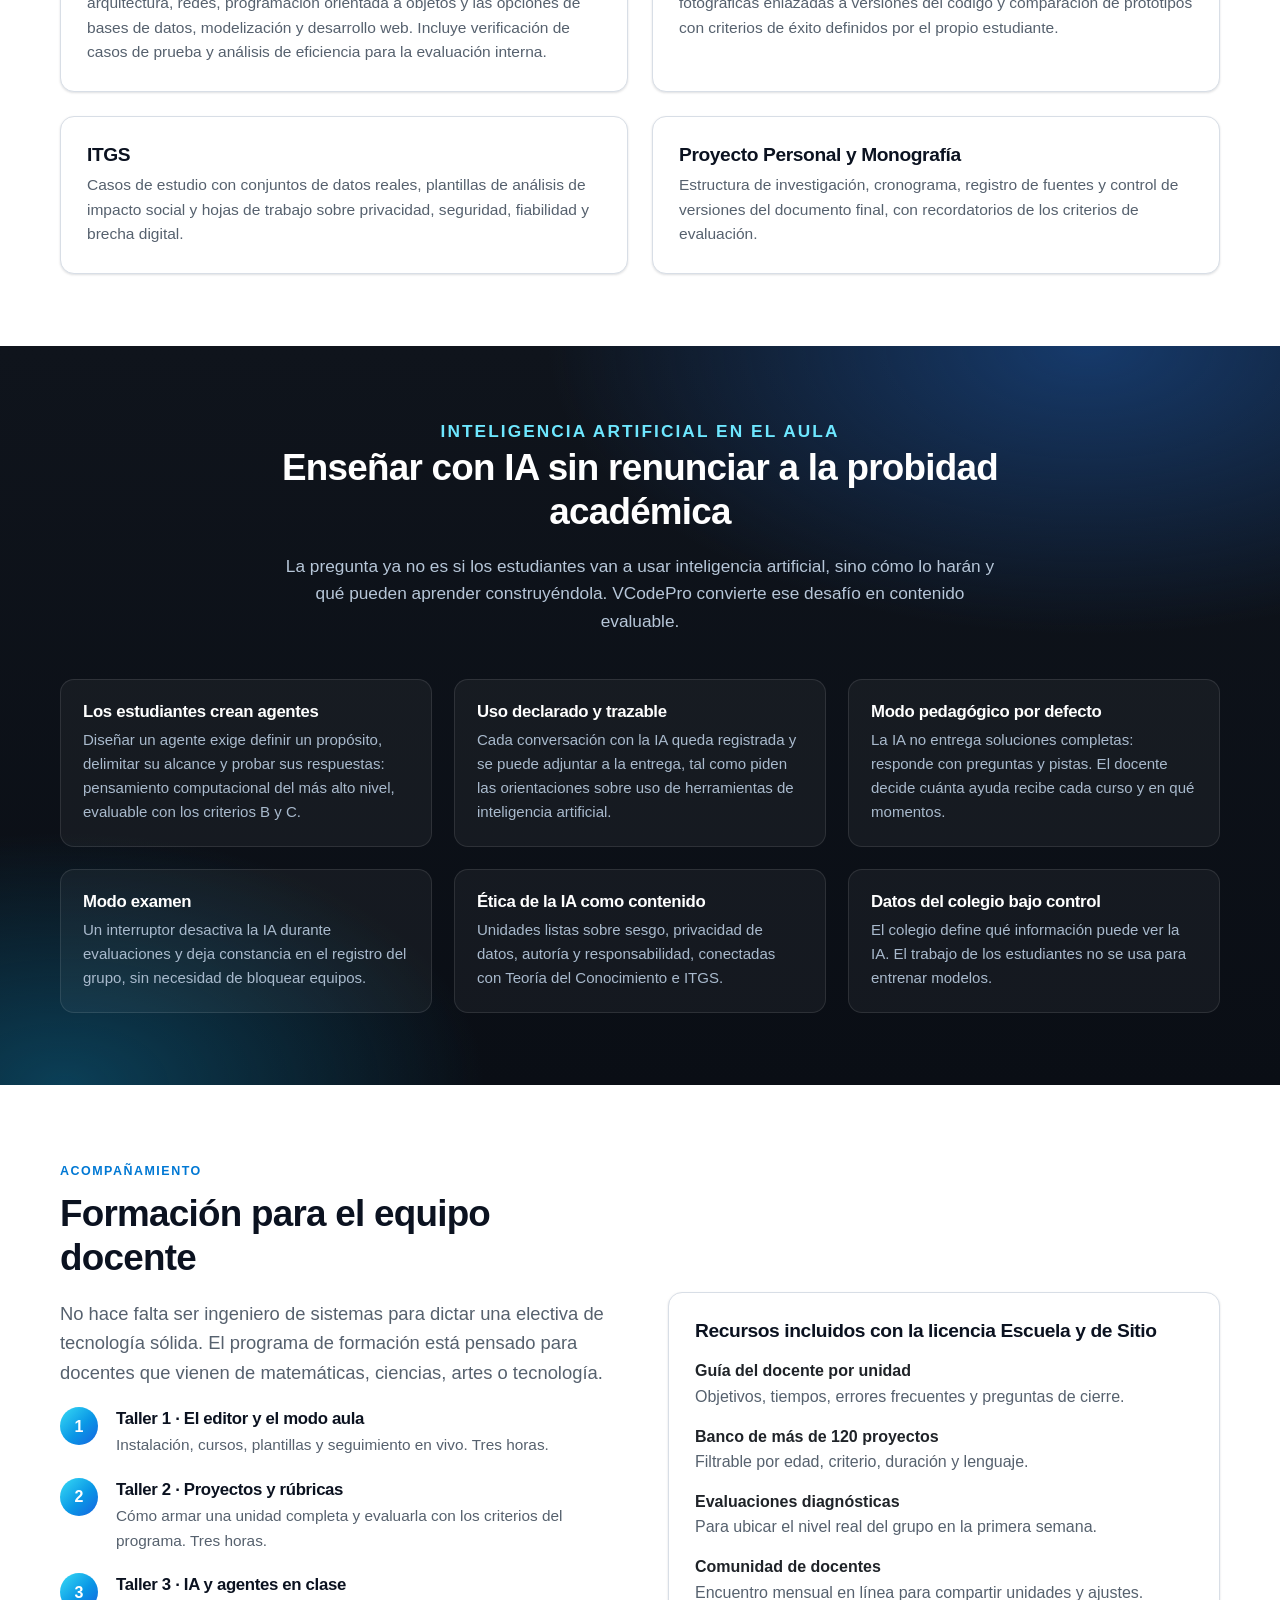
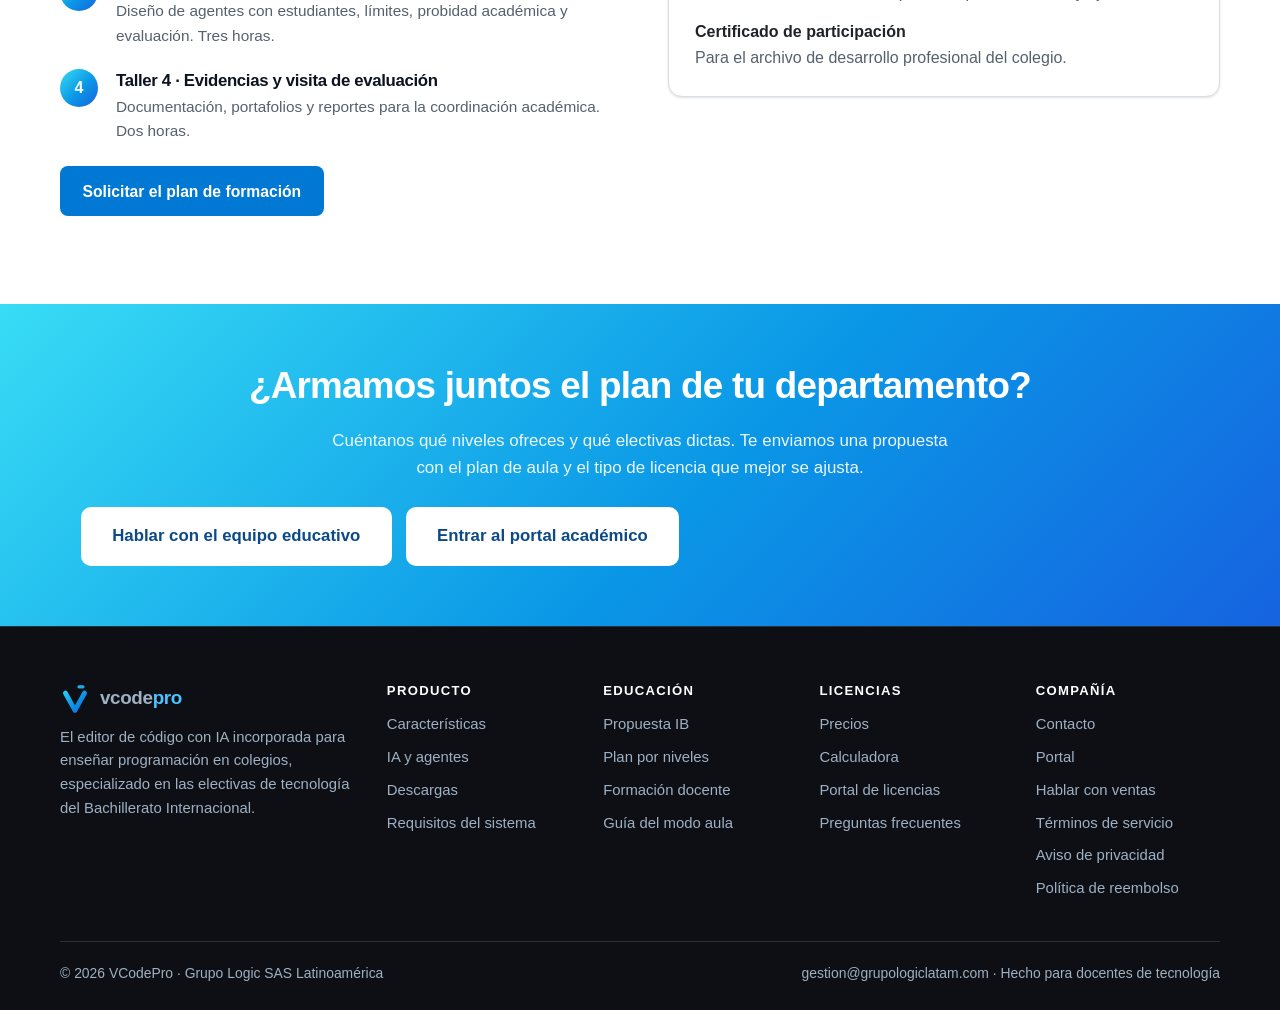
<file: educacion.html>
<!DOCTYPE html>
<html lang="es">
<head>
<meta charset="utf-8">
<meta name="viewport" content="width=device-width, initial-scale=1">
<title>Educación IB con VCodePro · Plan de aula de 6.º a 12.º</title>
<meta name="description" content="Propuesta pedagógica de VCodePro para las electivas de tecnología del Bachillerato Internacional: ciclo de diseño, plan por niveles de 6.º a 12.º, Informática NM y NS, Diseño, ITGS, IA en el aula y formación docente.">
<meta name="keywords" content="educación IB, ciclo de diseño MYP, informática NM NS, diseño IB, ITGS, plan de aula programación, IA y probidad académica, formación docente tecnología">
<meta name="author" content="VCodePro">
<meta name="robots" content="index, follow, max-image-preview:large">
<meta name="theme-color" content="#0d0f14">
<link rel="canonical" href="https://www.vcodepro.de/educacion.html">

<meta property="og:type" content="website">
<meta property="og:site_name" content="VCodePro">
<meta property="og:locale" content="es_CO">
<meta property="og:url" content="https://www.vcodepro.de/educacion.html">
<meta property="og:title" content="Educación IB con VCodePro · Plan de aula de 6.º a 12.º">
<meta property="og:description" content="Propuesta pedagógica de VCodePro para las electivas de tecnología del Bachillerato Internacional: ciclo de diseño, plan por niveles de 6.º a 12.º, Informática NM y NS, Diseño, ITGS, IA en el aula y formación docente.">
<meta property="og:image" content="https://www.vcodepro.de/assets/img/og-image.png">
<meta property="og:image:width" content="1200">
<meta property="og:image:height" content="630">
<meta property="og:image:alt" content="Logotipo de VCodePro sobre un fondo oscuro">
<meta name="twitter:card" content="summary_large_image">
<meta name="twitter:title" content="Educación IB con VCodePro · Plan de aula de 6.º a 12.º">
<meta name="twitter:description" content="Propuesta pedagógica de VCodePro para las electivas de tecnología del Bachillerato Internacional: ciclo de diseño, plan por niveles de 6.º a 12.º, Informática NM y NS, Diseño, ITGS, IA en el aula y formación docente.">
<meta name="twitter:image" content="https://www.vcodepro.de/assets/img/og-image.png">

<link rel="icon" href="assets/img/favicon.svg" type="image/svg+xml">
<link rel="alternate icon" href="assets/img/favicon.ico" sizes="any">
<link rel="apple-touch-icon" href="assets/img/apple-touch-icon.png">
<link rel="manifest" href="manifest.webmanifest">
<link rel="stylesheet" href="assets/css/styles.css">

<script>
  (function () {
    try {
      var t = localStorage.getItem("vcodepro-tema");
      if (!t) { t = window.matchMedia("(prefers-color-scheme: dark)").matches ? "dark" : "light"; }
      document.documentElement.setAttribute("data-theme", t);
    } catch (e) { /* almacenamiento no disponible */ }
  })();
</script>

<script type="application/ld+json">
{
  "@context": "https://schema.org",
  "@type": "BreadcrumbList",
  "itemListElement": [
    { "@type": "ListItem", "position": 1, "name": "Inicio", "item": "https://www.vcodepro.de/index.html" },
    { "@type": "ListItem", "position": 2, "name": "Educación IB", "item": "https://www.vcodepro.de/educacion.html" }
  ]
}
</script>
</head>
<body>
<a class="skip-link" href="#contenido">Saltar al contenido principal</a>

<header class="site-header">
  <div class="wrap nav">
    <a class="brand" href="index.html" aria-label="VCodePro, ir al inicio">
      <img src="assets/img/logo-mark.svg" alt="" width="30" height="30">
      <span>vcode<span class="pro">pro</span></span>
    </a>
    <nav class="nav-menu" aria-label="Navegación principal">
      <ul class="nav-links" id="nav-links">
        <li><a href="caracteristicas.html">Características</a></li>
        <li><a href="educacion.html">Educación IB</a></li>
        <li><a href="descargas.html">Descargas</a></li>
        <li><a href="precios.html">Precios</a></li>
        <li><a href="licencias.html">Licencias</a></li>
        <li><a href="documentacion.html">Documentación</a></li>
        <li><a href="contacto.html">Contacto</a></li>
        <li><a href="portal/">Portal</a></li>
      </ul>
    </nav>
    <div class="nav-actions">
      <button class="theme-toggle" type="button" aria-label="Cambiar a tema oscuro" aria-pressed="false">
        <svg class="icon-moon" width="18" height="18" viewBox="0 0 24 24" fill="none" stroke="currentColor" stroke-width="2" aria-hidden="true"><path d="M21 12.8A9 9 0 1 1 11.2 3a7 7 0 0 0 9.8 9.8z"/></svg>
        <svg class="icon-sun" width="18" height="18" viewBox="0 0 24 24" fill="none" stroke="currentColor" stroke-width="2" aria-hidden="true"><circle cx="12" cy="12" r="4"/><path d="M12 2v2m0 16v2M4.9 4.9l1.4 1.4m11.4 11.4 1.4 1.4M2 12h2m16 0h2M4.9 19.1l1.4-1.4M17.7 6.3l1.4-1.4"/></svg>
      </button>
      <a class="btn btn-sm btn-ghost" href="portal/login.php">Entrar</a>
      <a class="btn btn-sm" href="descargas.html">Descargar</a>
      <button class="nav-toggle" type="button" id="nav-toggle" aria-expanded="false" aria-controls="nav-links" aria-label="Abrir el menú de navegación"><span></span></button>
    </div>
  </div>
</header>

<main id="contenido">

  <div class="page-head">
    <div class="wrap">
      <nav class="breadcrumb" aria-label="Ruta de navegación">
        <ol><li><a href="index.html">Inicio</a></li><li>Educación IB</li></ol>
      </nav>
      <h1>Programación para las electivas de tecnología del IB</h1>
      <p>Desde los 12 años hasta el último año del Diploma: un mismo entorno, una progresión clara y
        evidencias listas para la evaluación interna y externa.</p>
    </div>
  </div>

  <!-- ==================== ENFOQUE ==================== -->
  <section class="section">
    <div class="wrap split">
      <div>
        <p class="eyebrow">Enfoque pedagógico</p>
        <h2>El ciclo de diseño guía cada proyecto</h2>
        <p class="lead">
          En VCodePro un proyecto no empieza con código: empieza con una necesidad. Investigar, generar
          ideas, crear y evaluar son etapas visibles dentro del editor, y el estudiante avanza por ellas
          con evidencia registrada en cada paso.</p>
        <p>Esto resuelve el problema más común de las clases de tecnología: los estudiantes programan
          bien, pero documentan tarde y mal. Con la bitácora integrada, la documentación es un
          subproducto natural del trabajo, no una tarea añadida la noche antes de la entrega.</p>
        <ul class="steps mt-2">
          <li><h3>Indagar y analizar</h3><p>Investigación guiada, análisis de productos existentes y
            redacción del planteamiento del problema.</p></li>
          <li><h3>Desarrollar ideas</h3><p>Especificaciones del diseño, bocetos, diagramas de flujo y
            justificación de la solución elegida.</p></li>
          <li><h3>Crear la solución</h3><p>Programación con plan de trabajo, control de versiones y
            registro de cambios significativos.</p></li>
          <li><h3>Evaluar</h3><p>Pruebas con usuarios reales, comparación contra las especificaciones y
            propuestas de mejora.</p></li>
        </ul>
      </div>
      <div>
        <div class="card">
          <h3>Enfoques del aprendizaje que se ejercitan</h3>
          <div class="chip-list mt-2">
            <span class="chip">Pensamiento crítico</span>
            <span class="chip">Pensamiento creativo</span>
            <span class="chip">Transferencia</span>
            <span class="chip">Organización</span>
            <span class="chip">Colaboración</span>
            <span class="chip">Alfabetización mediática</span>
            <span class="chip">Reflexión</span>
            <span class="chip">Autogestión</span>
          </div>
          <hr>
          <h3>Atributos del perfil</h3>
          <p class="muted">Cada proyecto del banco indica qué atributos del perfil de la comunidad de
            aprendizaje pone en juego: indagador, informado, pensador, buen comunicador, íntegro,
            audaz, reflexivo.</p>
          <hr>
          <h3>Contextos globales</h3>
          <p class="muted">Los proyectos se pueden filtrar por contexto global, de modo que el
            departamento arme unidades coherentes con la planeación del colegio.</p>
        </div>
      </div>
    </div>
  </section>

  <!-- ==================== NIVELES ==================== -->
  <section class="section section-alt" id="niveles">
    <div class="wrap">
      <div class="section-head">
        <p class="eyebrow">Progresión</p>
        <h2>Un plan por niveles, de 6.º a 12.º</h2>
        <p>32 sesiones por año escolar, con proyectos evaluables y material para el docente. Cada nivel
          reutiliza lo aprendido en el anterior.</p>
      </div>

      <div class="table-scroll">
        <table>
          <caption>Progresión sugerida. Cada colegio puede ajustar el orden y la profundidad de las unidades.</caption>
          <thead>
            <tr>
              <th scope="col">Nivel y edad</th>
              <th scope="col">Programa IB</th>
              <th scope="col">Contenidos centrales</th>
              <th scope="col">Proyecto insignia</th>
            </tr>
          </thead>
          <tbody>
            <tr>
              <td><strong>6.º y 7.º</strong><br><span class="muted">11 a 13 años</span></td>
              <td>MYP 1 y 2 · Diseño</td>
              <td>Pensamiento computacional, secuencias, ciclos, condicionales y primeros programas en Python.</td>
              <td>Laberinto interactivo con niveles diseñados por el estudiante.</td>
            </tr>
            <tr>
              <td><strong>8.º</strong><br><span class="muted">13 a 14 años</span></td>
              <td>MYP 3 · Diseño</td>
              <td>Funciones, listas, archivos, lectura de datos y gráficas.</td>
              <td>Estación meteorológica que analiza datos reales del colegio.</td>
            </tr>
            <tr>
              <td><strong>9.º y 10.º</strong><br><span class="muted">14 a 16 años</span></td>
              <td>MYP 4 y 5 · Diseño e Informática</td>
              <td>Programación orientada a objetos, desarrollo web, bases de datos y primer agente de IA.</td>
              <td>Aplicación para una necesidad de la comunidad escolar y Proyecto Personal.</td>
            </tr>
            <tr>
              <td><strong>11.º</strong><br><span class="muted">16 a 17 años</span></td>
              <td>DP 1 · Informática NM y NS</td>
              <td>Estructuras de datos, algoritmos, redes, arquitectura de computadores y ética digital.</td>
              <td>Planteamiento y diseño de la solución de la evaluación interna.</td>
            </tr>
            <tr>
              <td><strong>12.º</strong><br><span class="muted">17 a 18 años</span></td>
              <td>DP 2 · Informática, ITGS y Monografía</td>
              <td>Optimización, pruebas, documentación técnica y análisis de impacto social.</td>
              <td>Solución final documentada y monografía de Informática.</td>
            </tr>
          </tbody>
        </table>
      </div>
    </div>
  </section>

  <!-- ==================== PORTAL ACADÉMICO ==================== -->
  <section class="section section-alt">
    <div class="wrap">
      <div class="section-head">
        <p class="eyebrow">Portal académico</p>
        <h2>El plan de aula, ya montado y en funcionamiento</h2>
        <p>No entregamos un documento con buenas intenciones: entregamos el portal con las actividades
          cargadas, las rúbricas listas y el seguimiento andando desde la primera clase.</p>
      </div>

      <div class="grid grid-4">
        <div class="stat"><b>133</b><span>actividades completas</span></div>
        <div class="stat"><b>19</b><span>por cada nivel, de 6.º a 12.º</span></div>
        <div class="stat"><b>4</b><span>ejes: sociedad digital, Python, robótica e IA</span></div>
        <div class="stat"><b>532</b><span>fases del ciclo de diseño</span></div>
      </div>

      <div class="grid grid-3 mt-3">
        <div class="card">
          <h3>Estudiantes</h3>
          <p>Trabajan cada actividad por fases —indagar, desarrollar, crear, evaluar—, escriben su
            bitácora, declaran el uso de IA y ven su avance real, no una nota al final.</p>
        </div>
        <div class="card">
          <h3>Docentes</h3>
          <p>Arman grupos con un código de matrícula, asignan del banco, siguen el avance en una matriz
            y califican con los descriptores del criterio, no con una impresión general.</p>
        </div>
        <div class="card">
          <h3>Coordinación</h3>
          <p>Ve la cobertura del currículo por nivel, el criterio más flojo del departamento, las
            licencias contratadas y el registro de todo lo que ocurre en el portal.</p>
        </div>
      </div>

      <p class="txt-c mt-3" style="text-align:center">
        <a class="btn btn-lg" href="portal/login.php">Entrar al portal académico</a>
      </p>
    </div>
  </section>

  <!-- ==================== ASIGNATURAS ==================== -->
  <section class="section">
    <div class="wrap">
      <div class="section-head">
        <p class="eyebrow">Asignaturas</p>
        <h2>Material específico para cada electiva</h2>
      </div>
      <div class="grid grid-2">
        <article class="card">
          <h3>Informática NM y NS</h3>
          <p>Plantillas para los temas del programa: conceptos fundamentales, arquitectura, redes,
            programación orientada a objetos y las opciones de bases de datos, modelización y
            desarrollo web. Incluye verificación de casos de prueba y análisis de eficiencia para la
            evaluación interna.</p>
        </article>
        <article class="card">
          <h3>Diseño (MYP y Diploma)</h3>
          <p>Bitácora del ciclo de diseño, matriz de especificaciones, evidencias fotográficas
            enlazadas a versiones del código y comparación de prototipos con criterios de éxito
            definidos por el propio estudiante.</p>
        </article>
        <article class="card">
          <h3>ITGS</h3>
          <p>Casos de estudio con conjuntos de datos reales, plantillas de análisis de impacto social y
            hojas de trabajo sobre privacidad, seguridad, fiabilidad y brecha digital.</p>
        </article>
        <article class="card">
          <h3>Proyecto Personal y Monografía</h3>
          <p>Estructura de investigación, cronograma, registro de fuentes y control de versiones del
            documento final, con recordatorios de los criterios de evaluación.</p>
        </article>
      </div>
    </div>
  </section>

  <!-- ==================== IA Y PROBIDAD ==================== -->
  <section class="section ia-band" id="ia-aula">
    <div class="wrap">
      <div class="section-head">
        <p class="eyebrow">Inteligencia artificial en el aula</p>
        <h2>Enseñar con IA sin renunciar a la probidad académica</h2>
        <p>La pregunta ya no es si los estudiantes van a usar inteligencia artificial, sino cómo lo
          harán y qué pueden aprender construyéndola. VCodePro convierte ese desafío en contenido
          evaluable.</p>
      </div>

      <div class="ia-grid">
        <article class="ia-card">
          <h3>Los estudiantes crean agentes</h3>
          <p>Diseñar un agente exige definir un propósito, delimitar su alcance y probar sus
            respuestas: pensamiento computacional del más alto nivel, evaluable con los criterios B y C.</p>
        </article>
        <article class="ia-card">
          <h3>Uso declarado y trazable</h3>
          <p>Cada conversación con la IA queda registrada y se puede adjuntar a la entrega, tal como
            piden las orientaciones sobre uso de herramientas de inteligencia artificial.</p>
        </article>
        <article class="ia-card">
          <h3>Modo pedagógico por defecto</h3>
          <p>La IA no entrega soluciones completas: responde con preguntas y pistas. El docente decide
            cuánta ayuda recibe cada curso y en qué momentos.</p>
        </article>
        <article class="ia-card">
          <h3>Modo examen</h3>
          <p>Un interruptor desactiva la IA durante evaluaciones y deja constancia en el registro del
            grupo, sin necesidad de bloquear equipos.</p>
        </article>
        <article class="ia-card">
          <h3>Ética de la IA como contenido</h3>
          <p>Unidades listas sobre sesgo, privacidad de datos, autoría y responsabilidad, conectadas
            con Teoría del Conocimiento e ITGS.</p>
        </article>
        <article class="ia-card">
          <h3>Datos del colegio bajo control</h3>
          <p>El colegio define qué información puede ver la IA. El trabajo de los estudiantes no se usa
            para entrenar modelos.</p>
        </article>
      </div>
    </div>
  </section>

  <!-- ==================== DOCENTES ==================== -->
  <section class="section" id="docentes">
    <div class="wrap split">
      <div>
        <p class="eyebrow">Acompañamiento</p>
        <h2>Formación para el equipo docente</h2>
        <p class="lead">No hace falta ser ingeniero de sistemas para dictar una electiva de tecnología
          sólida. El programa de formación está pensado para docentes que vienen de matemáticas,
          ciencias, artes o tecnología.</p>
        <ol class="steps mt-2">
          <li><h3>Taller 1 · El editor y el modo aula</h3><p>Instalación, cursos, plantillas y
            seguimiento en vivo. Tres horas.</p></li>
          <li><h3>Taller 2 · Proyectos y rúbricas</h3><p>Cómo armar una unidad completa y evaluarla con
            los criterios del programa. Tres horas.</p></li>
          <li><h3>Taller 3 · IA y agentes en clase</h3><p>Diseño de agentes con estudiantes, límites,
            probidad académica y evaluación. Tres horas.</p></li>
          <li><h3>Taller 4 · Evidencias y visita de evaluación</h3><p>Documentación, portafolios y
            reportes para la coordinación académica. Dos horas.</p></li>
        </ol>
        <p class="mt-2"><a class="btn" href="contacto.html?motivo=formacion">Solicitar el plan de formación</a></p>
      </div>
      <div>
        <div class="card">
          <h3>Recursos incluidos con la licencia Escuela y de Sitio</h3>
          <ul style="list-style:none;padding:0;display:grid;gap:14px;margin:16px 0 0">
            <li><strong>Guía del docente por unidad</strong><br><span class="muted">Objetivos, tiempos, errores frecuentes y preguntas de cierre.</span></li>
            <li><strong>Banco de más de 120 proyectos</strong><br><span class="muted">Filtrable por edad, criterio, duración y lenguaje.</span></li>
            <li><strong>Evaluaciones diagnósticas</strong><br><span class="muted">Para ubicar el nivel real del grupo en la primera semana.</span></li>
            <li><strong>Comunidad de docentes</strong><br><span class="muted">Encuentro mensual en línea para compartir unidades y ajustes.</span></li>
            <li><strong>Certificado de participación</strong><br><span class="muted">Para el archivo de desarrollo profesional del colegio.</span></li>
          </ul>
        </div>
      </div>
    </div>
  </section>

  <section class="cta-band">
    <div class="wrap">
      <h2>¿Armamos juntos el plan de tu departamento?</h2>
      <p>Cuéntanos qué niveles ofreces y qué electivas dictas. Te enviamos una propuesta con el plan de
        aula y el tipo de licencia que mejor se ajusta.</p>
      <p style="display:flex;gap:14px;flex-wrap:wrap;justify-content:center;margin:0">
        <a class="btn btn-lg" href="contacto.html?motivo=educacion">Hablar con el equipo educativo</a>
        <a class="btn btn-lg btn-light" href="portal/login.php">Entrar al portal académico</a>
      </p>
    </div>
  </section>

</main>

<footer class="site-footer">
  <div class="wrap">
    <div class="footer-grid">
      <div class="footer-brand">
        <a class="brand" href="index.html">
          <img src="assets/img/logo-mark.svg" alt="" width="30" height="30">
          <span>vcode<span class="pro">pro</span></span>
        </a>
        <p>El editor de código con IA incorporada para enseñar programación en colegios, especializado
          en las electivas de tecnología del Bachillerato Internacional.</p>
      </div>
      <div>
        <h4>Producto</h4>
        <ul>
          <li><a href="caracteristicas.html">Características</a></li>
          <li><a href="caracteristicas.html#agentes">IA y agentes</a></li>
          <li><a href="descargas.html">Descargas</a></li>
          <li><a href="documentacion.html#requisitos">Requisitos del sistema</a></li>
        </ul>
      </div>
      <div>
        <h4>Educación</h4>
        <ul>
          <li><a href="educacion.html">Propuesta IB</a></li>
          <li><a href="educacion.html#niveles">Plan por niveles</a></li>
          <li><a href="educacion.html#docentes">Formación docente</a></li>
          <li><a href="documentacion.html#aula">Guía del modo aula</a></li>
        </ul>
      </div>
      <div>
        <h4>Licencias</h4>
        <ul>
          <li><a href="precios.html">Precios</a></li>
          <li><a href="precios.html#calculadora">Calculadora</a></li>
          <li><a href="licencias.html">Portal de licencias</a></li>
          <li><a href="precios.html#faq">Preguntas frecuentes</a></li>
        </ul>
      </div>
      <div>
        <h4>Compañía</h4>
        <ul>
          <li><a href="contacto.html">Contacto</a></li>
        <li><a href="portal/">Portal</a></li>
          <li><a href="contacto.html#ventas">Hablar con ventas</a></li>
          <li><a href="terminos.html">Términos de servicio</a></li>
          <li><a href="privacidad.html">Aviso de privacidad</a></li>
          <li><a href="reembolsos.html">Política de reembolso</a></li>
        </ul>
      </div>
    </div>

    <div class="footer-bottom">
      <span>&copy; <span id="anio">2026</span> VCodePro · Grupo Logic SAS Latinoamérica</span>
      <span><a href="mailto:gestion@grupologiclatam.com">gestion@grupologiclatam.com</a> · Hecho para docentes de tecnología</span>
    </div>
  </div>
</footer>

<script src="assets/js/main.js"></script>
</body>
</html>
</file>
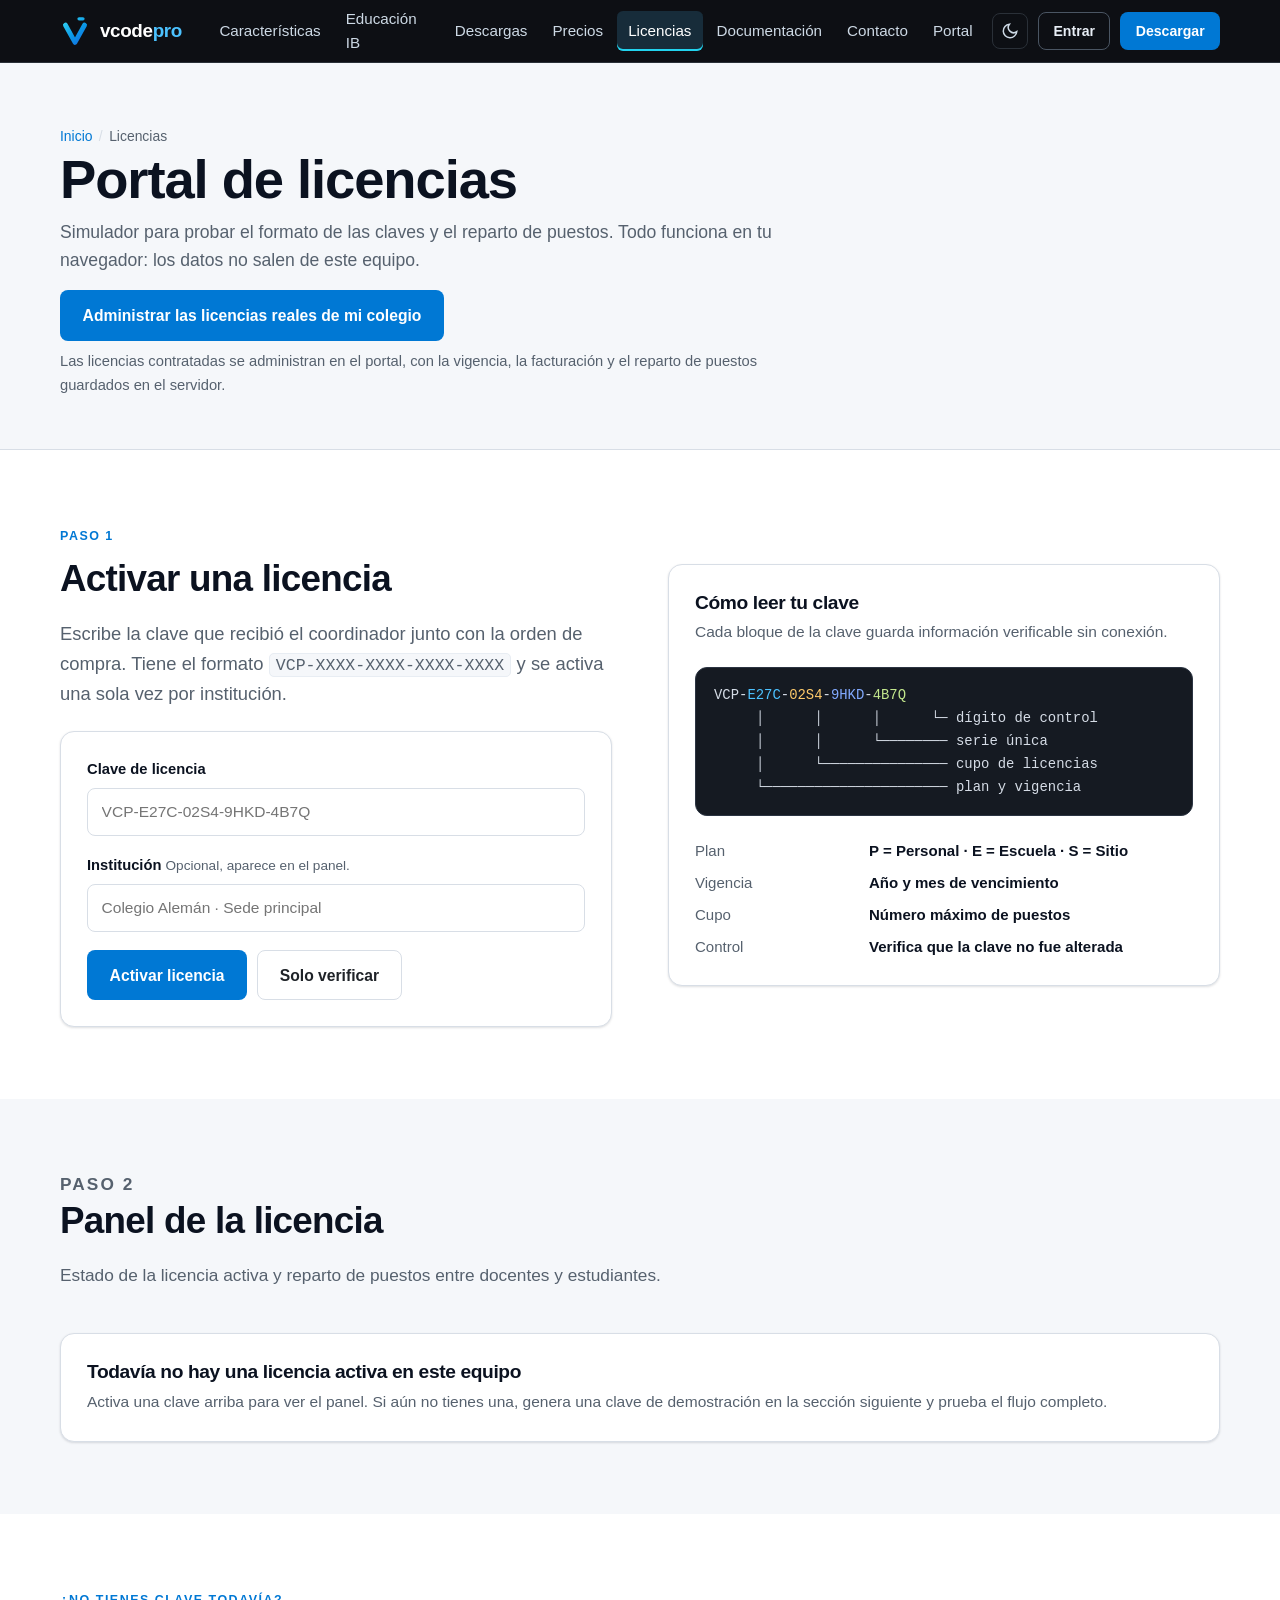
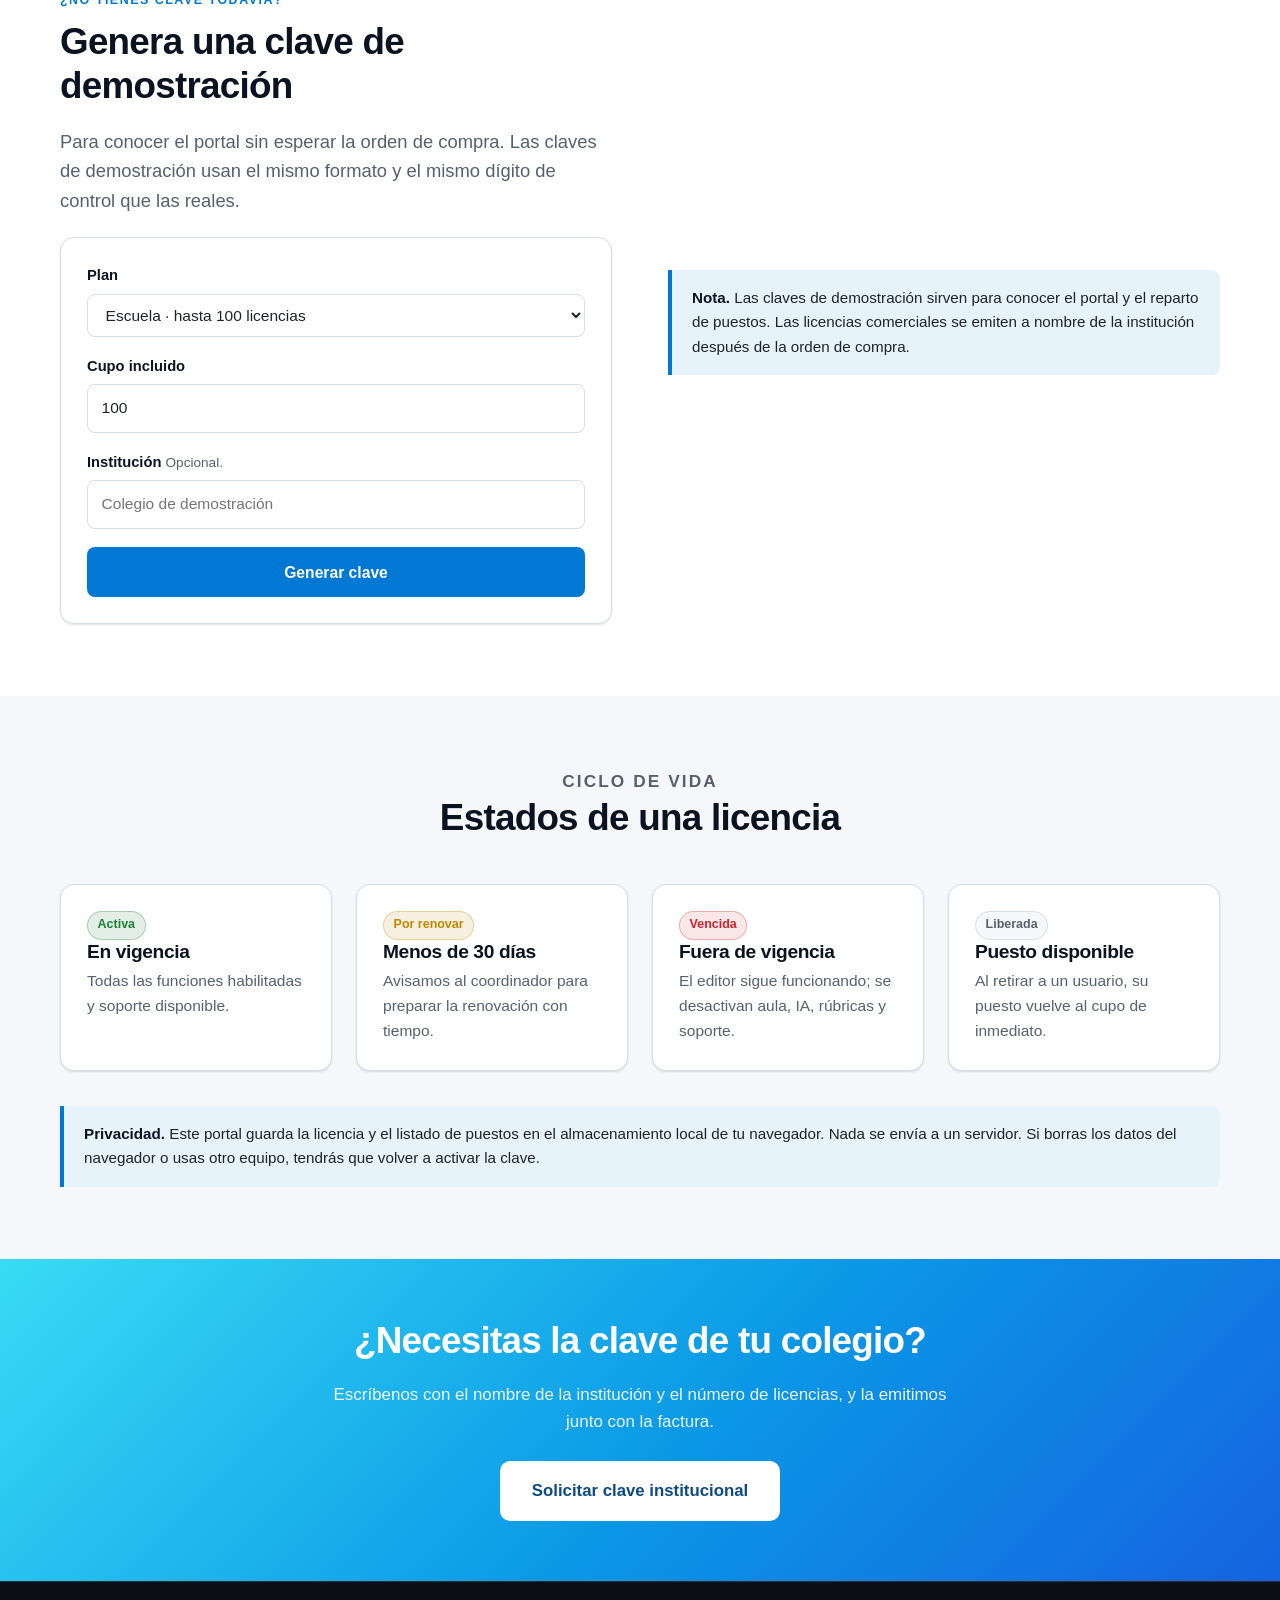
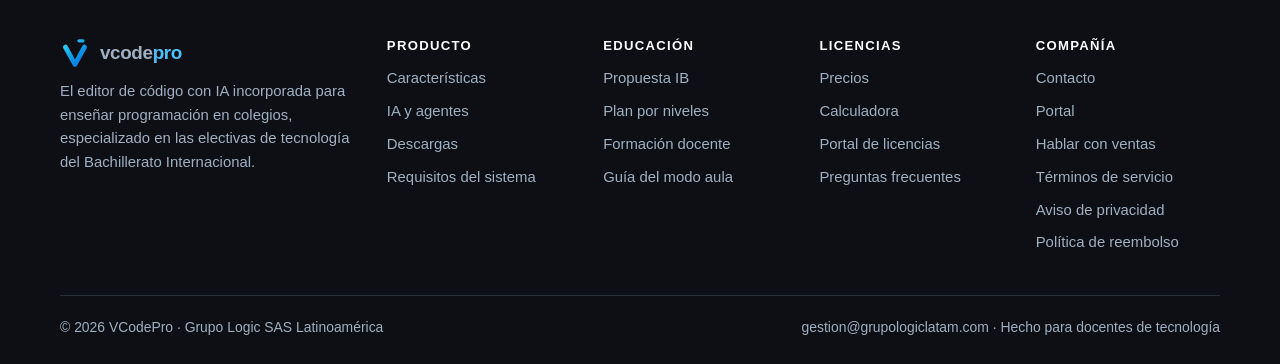
<file: licencias.html>
<!DOCTYPE html>
<html lang="es">
<head>
<meta charset="utf-8">
<meta name="viewport" content="width=device-width, initial-scale=1">
<title>Portal de licencias de VCodePro · Activar y administrar puestos</title>
<meta name="description" content="Activa la clave de licencia de tu colegio, revisa la vigencia y reparte los puestos entre docentes y estudiantes. Incluye generador de claves de demostración y exportación a CSV.">
<meta name="keywords" content="activar licencia vcodepro, portal de licencias, administrar puestos, clave institucional, licencia escolar colegio, gestión de licencias">
<meta name="author" content="VCodePro">
<meta name="robots" content="index, follow, max-image-preview:large">
<meta name="theme-color" content="#0d0f14">
<link rel="canonical" href="https://www.vcodepro.de/licencias.html">

<meta property="og:type" content="website">
<meta property="og:site_name" content="VCodePro">
<meta property="og:locale" content="es_CO">
<meta property="og:url" content="https://www.vcodepro.de/licencias.html">
<meta property="og:title" content="Portal de licencias de VCodePro">
<meta property="og:description" content="Activa la clave de licencia de tu colegio, revisa la vigencia y reparte los puestos entre docentes y estudiantes. Incluye generador de claves de demostración y exportación a CSV.">
<meta property="og:image" content="https://www.vcodepro.de/assets/img/og-image.png">
<meta property="og:image:width" content="1200">
<meta property="og:image:height" content="630">
<meta property="og:image:alt" content="Logotipo de VCodePro sobre un fondo oscuro">
<meta name="twitter:card" content="summary_large_image">
<meta name="twitter:title" content="Portal de licencias de VCodePro">
<meta name="twitter:description" content="Activa la clave de licencia de tu colegio, revisa la vigencia y reparte los puestos entre docentes y estudiantes. Incluye generador de claves de demostración y exportación a CSV.">
<meta name="twitter:image" content="https://www.vcodepro.de/assets/img/og-image.png">

<link rel="icon" href="assets/img/favicon.svg" type="image/svg+xml">
<link rel="alternate icon" href="assets/img/favicon.ico" sizes="any">
<link rel="apple-touch-icon" href="assets/img/apple-touch-icon.png">
<link rel="manifest" href="manifest.webmanifest">
<link rel="stylesheet" href="assets/css/styles.css">

<script>
  (function () {
    try {
      var t = localStorage.getItem("vcodepro-tema");
      if (!t) { t = window.matchMedia("(prefers-color-scheme: dark)").matches ? "dark" : "light"; }
      document.documentElement.setAttribute("data-theme", t);
    } catch (e) { /* almacenamiento no disponible */ }
  })();
</script>

<script type="application/ld+json">
{
  "@context": "https://schema.org",
  "@type": "BreadcrumbList",
  "itemListElement": [
    { "@type": "ListItem", "position": 1, "name": "Inicio", "item": "https://www.vcodepro.de/index.html" },
    { "@type": "ListItem", "position": 2, "name": "Licencias", "item": "https://www.vcodepro.de/licencias.html" }
  ]
}
</script>
</head>
<body>
<a class="skip-link" href="#contenido">Saltar al contenido principal</a>

<header class="site-header">
  <div class="wrap nav">
    <a class="brand" href="index.html" aria-label="VCodePro, ir al inicio">
      <img src="assets/img/logo-mark.svg" alt="" width="30" height="30">
      <span>vcode<span class="pro">pro</span></span>
    </a>
    <nav class="nav-menu" aria-label="Navegación principal">
      <ul class="nav-links" id="nav-links">
        <li><a href="caracteristicas.html">Características</a></li>
        <li><a href="educacion.html">Educación IB</a></li>
        <li><a href="descargas.html">Descargas</a></li>
        <li><a href="precios.html">Precios</a></li>
        <li><a href="licencias.html">Licencias</a></li>
        <li><a href="documentacion.html">Documentación</a></li>
        <li><a href="contacto.html">Contacto</a></li>
        <li><a href="portal/">Portal</a></li>
      </ul>
    </nav>
    <div class="nav-actions">
      <button class="theme-toggle" type="button" aria-label="Cambiar a tema oscuro" aria-pressed="false">
        <svg class="icon-moon" width="18" height="18" viewBox="0 0 24 24" fill="none" stroke="currentColor" stroke-width="2" aria-hidden="true"><path d="M21 12.8A9 9 0 1 1 11.2 3a7 7 0 0 0 9.8 9.8z"/></svg>
        <svg class="icon-sun" width="18" height="18" viewBox="0 0 24 24" fill="none" stroke="currentColor" stroke-width="2" aria-hidden="true"><circle cx="12" cy="12" r="4"/><path d="M12 2v2m0 16v2M4.9 4.9l1.4 1.4m11.4 11.4 1.4 1.4M2 12h2m16 0h2M4.9 19.1l1.4-1.4M17.7 6.3l1.4-1.4"/></svg>
      </button>
      <a class="btn btn-sm btn-ghost" href="portal/login.php">Entrar</a>
      <a class="btn btn-sm" href="descargas.html">Descargar</a>
      <button class="nav-toggle" type="button" id="nav-toggle" aria-expanded="false" aria-controls="nav-links" aria-label="Abrir el menú de navegación"><span></span></button>
    </div>
  </div>
</header>

<main id="contenido">

  <div class="page-head">
    <div class="wrap">
      <nav class="breadcrumb" aria-label="Ruta de navegación">
        <ol><li><a href="index.html">Inicio</a></li><li>Licencias</li></ol>
      </nav>
      <h1>Portal de licencias</h1>
      <p>Simulador para probar el formato de las claves y el reparto de puestos. Todo funciona en tu
        navegador: los datos no salen de este equipo.</p>
      <p style="margin:1rem 0 0">
        <a class="btn" href="portal/login.php">Administrar las licencias reales de mi colegio</a>
      </p>
      <p class="muted" style="margin:.6rem 0 0;font-size:.92rem">
        Las licencias contratadas se administran en el portal, con la vigencia, la facturación y el
        reparto de puestos guardados en el servidor.
      </p>
    </div>
  </div>

  <div id="licencias-app">

    <!-- ==================== ACTIVACIÓN ==================== -->
    <section class="section">
      <div class="wrap split">
        <div>
          <p class="eyebrow">Paso 1</p>
          <h2>Activar una licencia</h2>
          <p class="lead">Escribe la clave que recibió el coordinador junto con la orden de compra.
            Tiene el formato <code>VCP-XXXX-XXXX-XXXX-XXXX</code> y se activa una sola vez por
            institución.</p>

          <form class="card mt-2" id="act-form" novalidate>
            <div class="field">
              <label for="act-clave">Clave de licencia</label>
              <input type="text" id="act-clave" name="clave" placeholder="VCP-E27C-02S4-9HKD-4B7Q"
                     autocomplete="off" spellcheck="false" maxlength="23" aria-describedby="act-motivo">
            </div>
            <div class="field">
              <label for="act-institucion">Institución <span class="hint">Opcional, aparece en el panel.</span></label>
              <input type="text" id="act-institucion" name="institucion" placeholder="Colegio Alemán · Sede principal" autocomplete="organization">
            </div>

            <p style="display:flex;gap:10px;flex-wrap:wrap;margin:0">
              <button class="btn" type="submit">Activar licencia</button>
              <button class="btn btn-ghost" type="button" id="btn-verificar">Solo verificar</button>
            </p>

            <p class="mt-2" style="margin-bottom:0">
              <span class="badge" id="act-estado" hidden></span>
            </p>
            <p class="muted mt-2" id="act-motivo" style="font-size:.9rem;margin-bottom:0" hidden></p>
          </form>
        </div>

        <div>
          <div class="card">
            <h3>Cómo leer tu clave</h3>
            <p class="muted">Cada bloque de la clave guarda información verificable sin conexión.</p>
            <pre class="code-block mt-2"><code>VCP-<span class="t">E27C</span>-<span class="v">02S4</span>-<span class="f">9HKD</span>-<span class="s">4B7Q</span>
     │      │      │      └─ dígito de control
     │      │      └──────── serie única
     │      └─────────────── cupo de licencias
     └────────────────────── plan y vigencia</code></pre>
            <dl class="kv mt-2">
              <dt>Plan</dt><dd>P = Personal · E = Escuela · S = Sitio</dd>
              <dt>Vigencia</dt><dd>Año y mes de vencimiento</dd>
              <dt>Cupo</dt><dd>Número máximo de puestos</dd>
              <dt>Control</dt><dd>Verifica que la clave no fue alterada</dd>
            </dl>
          </div>
        </div>
      </div>
    </section>

    <!-- ==================== PANEL ==================== -->
    <section class="section section-alt">
      <div class="wrap">
        <div class="section-head left" style="max-width:760px">
          <p class="eyebrow">Paso 2</p>
          <h2>Panel de la licencia</h2>
          <p>Estado de la licencia activa y reparto de puestos entre docentes y estudiantes.</p>
        </div>

        <div class="card" id="panel-vacio">
          <h3 class="mt-0">Todavía no hay una licencia activa en este equipo</h3>
          <p class="muted">Activa una clave arriba para ver el panel. Si aún no tienes una, genera una
            clave de demostración en la sección siguiente y prueba el flujo completo.</p>
        </div>

        <div id="panel" hidden>
          <div class="grid grid-2 mb-3">
            <div class="card">
              <h3 class="mt-0" style="display:flex;align-items:center;gap:10px;flex-wrap:wrap">
                <span id="pnl-plan">—</span>
                <span class="badge" id="pnl-estado">—</span>
              </h3>
              <dl class="kv mt-2">
                <dt>Clave</dt><dd id="pnl-clave">—</dd>
                <dt>Institución</dt><dd id="pnl-institucion">—</dd>
                <dt>Activada el</dt><dd id="pnl-activada">—</dd>
                <dt>Vence el</dt><dd id="pnl-vence">—</dd>
                <dt>Puestos usados</dt><dd id="pnl-cupo">—</dd>
              </dl>
              <div class="meter mt-2" aria-hidden="true"><i id="pnl-barra" style="width:0"></i></div>
              <p class="muted" id="pnl-barra-texto" style="font-size:.87rem;margin-bottom:0">—</p>

              <p style="display:flex;gap:10px;flex-wrap:wrap;margin:1.4rem 0 0">
                <button class="btn btn-ghost btn-sm" type="button" id="btn-csv">Exportar CSV</button>
                <button class="btn btn-ghost btn-sm" type="button" id="btn-desactivar">Desactivar en este equipo</button>
              </p>
            </div>

            <div class="card">
              <h3 class="mt-0">Asignar una licencia</h3>
              <form id="seat-form" novalidate>
                <div class="field">
                  <label for="seat-nombre">Nombre completo</label>
                  <input type="text" id="seat-nombre" name="nombre" required autocomplete="name" placeholder="Ana María Restrepo">
                </div>
                <div class="field">
                  <label for="seat-correo">Correo institucional</label>
                  <input type="email" id="seat-correo" name="correo" required autocomplete="email" placeholder="ana.restrepo@colegio.edu.co">
                </div>
                <div class="field">
                  <label for="seat-rol">Rol</label>
                  <select id="seat-rol" name="rol">
                    <option>Estudiante</option>
                    <option>Docente</option>
                    <option>Coordinación académica</option>
                    <option>Área de sistemas</option>
                  </select>
                </div>
                <button class="btn btn-block" type="submit">Asignar licencia</button>
              </form>
              <p class="note warn mt-2" id="seat-lleno" hidden>
                El cupo de este plan está completo. Libera un puesto o pasa a un plan con más licencias.
              </p>
            </div>
          </div>

          <div class="table-scroll">
            <table class="seat-table">
              <caption>Licencias asignadas. La información se guarda solo en este navegador.</caption>
              <thead>
                <tr>
                  <th scope="col">#</th><th scope="col">Nombre</th><th scope="col">Correo</th>
                  <th scope="col">Rol</th><th scope="col">Acción</th>
                </tr>
              </thead>
              <tbody id="seat-tbody"></tbody>
            </table>
          </div>
        </div>
      </div>
    </section>

    <!-- ==================== GENERADOR ==================== -->
    <section class="section">
      <div class="wrap split">
        <div>
          <p class="eyebrow">¿No tienes clave todavía?</p>
          <h2>Genera una clave de demostración</h2>
          <p class="lead">Para conocer el portal sin esperar la orden de compra. Las claves de
            demostración usan el mismo formato y el mismo dígito de control que las reales.</p>

          <form class="card mt-2" id="gen-form" novalidate>
            <div class="field">
              <label for="gen-plan">Plan</label>
              <select id="gen-plan">
                <option value="E">Escuela · hasta 100 licencias</option>
                <option value="S">Licencia de Sitio · hasta 500 licencias</option>
                <option value="P">Personal · 1 licencia</option>
              </select>
            </div>
            <div class="field" id="campo-cupo">
              <label for="gen-cupo">Cupo incluido</label>
              <input type="number" id="gen-cupo" value="100" readonly aria-readonly="true">
            </div>
            <div class="field" id="campo-meses" hidden>
              <label for="gen-meses">Meses de vigencia</label>
              <select id="gen-meses">
                <option value="1">1 mes</option>
                <option value="6">6 meses</option>
                <option value="12" selected>12 meses</option>
              </select>
            </div>
            <div class="field">
              <label for="gen-institucion">Institución <span class="hint">Opcional.</span></label>
              <input type="text" id="gen-institucion" placeholder="Colegio de demostración">
            </div>
            <button class="btn btn-block" type="submit">Generar clave</button>
          </form>
        </div>

        <div>
          <div class="card" id="gen-resultado" hidden>
            <h3 class="mt-0">Tu clave de demostración</h3>
            <p class="key-display" id="gen-clave">—</p>
            <p class="muted mt-2" id="gen-detalle" style="font-size:.9rem"></p>
            <p style="display:flex;gap:10px;flex-wrap:wrap;margin:1.2rem 0 0">
              <button class="btn btn-sm" type="button" id="btn-usar-clave">Usarla arriba</button>
              <button class="btn btn-ghost btn-sm" type="button" data-copiar="gen-clave">Copiar</button>
            </p>
          </div>

          <div class="note mt-3">
            <p><strong>Nota.</strong> Las claves de demostración sirven para conocer el portal y el
              reparto de puestos. Las licencias comerciales se emiten a nombre de la institución
              después de la orden de compra.</p>
          </div>
        </div>
      </div>
    </section>

    <!-- ==================== ESTADOS ==================== -->
    <section class="section section-alt">
      <div class="wrap">
        <div class="section-head">
          <p class="eyebrow">Ciclo de vida</p>
          <h2>Estados de una licencia</h2>
        </div>
        <div class="grid grid-4">
          <article class="card">
            <p><span class="badge ok">Activa</span></p>
            <h3>En vigencia</h3>
            <p>Todas las funciones habilitadas y soporte disponible.</p>
          </article>
          <article class="card">
            <p><span class="badge warn">Por renovar</span></p>
            <h3>Menos de 30 días</h3>
            <p>Avisamos al coordinador para preparar la renovación con tiempo.</p>
          </article>
          <article class="card">
            <p><span class="badge err">Vencida</span></p>
            <h3>Fuera de vigencia</h3>
            <p>El editor sigue funcionando; se desactivan aula, IA, rúbricas y soporte.</p>
          </article>
          <article class="card">
            <p><span class="badge">Liberada</span></p>
            <h3>Puesto disponible</h3>
            <p>Al retirar a un usuario, su puesto vuelve al cupo de inmediato.</p>
          </article>
        </div>

        <div class="note mt-3">
          <p><strong>Privacidad.</strong> Este portal guarda la licencia y el listado de puestos en el
            almacenamiento local de tu navegador. Nada se envía a un servidor. Si borras los datos del
            navegador o usas otro equipo, tendrás que volver a activar la clave.</p>
        </div>
      </div>
    </section>
  </div>

  <section class="cta-band">
    <div class="wrap">
      <h2>¿Necesitas la clave de tu colegio?</h2>
      <p>Escríbenos con el nombre de la institución y el número de licencias, y la emitimos junto con
        la factura.</p>
      <a class="btn btn-lg" href="contacto.html?motivo=licencia">Solicitar clave institucional</a>
    </div>
  </section>

</main>

<footer class="site-footer">
  <div class="wrap">
    <div class="footer-grid">
      <div class="footer-brand">
        <a class="brand" href="index.html">
          <img src="assets/img/logo-mark.svg" alt="" width="30" height="30">
          <span>vcode<span class="pro">pro</span></span>
        </a>
        <p>El editor de código con IA incorporada para enseñar programación en colegios, especializado
          en las electivas de tecnología del Bachillerato Internacional.</p>
      </div>
      <div>
        <h4>Producto</h4>
        <ul>
          <li><a href="caracteristicas.html">Características</a></li>
          <li><a href="caracteristicas.html#agentes">IA y agentes</a></li>
          <li><a href="descargas.html">Descargas</a></li>
          <li><a href="documentacion.html#requisitos">Requisitos del sistema</a></li>
        </ul>
      </div>
      <div>
        <h4>Educación</h4>
        <ul>
          <li><a href="educacion.html">Propuesta IB</a></li>
          <li><a href="educacion.html#niveles">Plan por niveles</a></li>
          <li><a href="educacion.html#docentes">Formación docente</a></li>
          <li><a href="documentacion.html#aula">Guía del modo aula</a></li>
        </ul>
      </div>
      <div>
        <h4>Licencias</h4>
        <ul>
          <li><a href="precios.html">Precios</a></li>
          <li><a href="precios.html#calculadora">Calculadora</a></li>
          <li><a href="licencias.html">Portal de licencias</a></li>
          <li><a href="precios.html#faq">Preguntas frecuentes</a></li>
        </ul>
      </div>
      <div>
        <h4>Compañía</h4>
        <ul>
          <li><a href="contacto.html">Contacto</a></li>
        <li><a href="portal/">Portal</a></li>
          <li><a href="contacto.html#ventas">Hablar con ventas</a></li>
          <li><a href="terminos.html">Términos de servicio</a></li>
          <li><a href="privacidad.html">Aviso de privacidad</a></li>
          <li><a href="reembolsos.html">Política de reembolso</a></li>
        </ul>
      </div>
    </div>

    <div class="footer-bottom">
      <span>&copy; <span id="anio">2026</span> VCodePro · Grupo Logic SAS Latinoamérica</span>
      <span><a href="mailto:gestion@grupologiclatam.com">gestion@grupologiclatam.com</a> · Hecho para docentes de tecnología</span>
    </div>
  </div>
</footer>

<script src="assets/js/main.js"></script>
<script src="assets/js/planes.js"></script>
<script src="assets/js/licencias.js"></script>
</body>
</html>
</file>
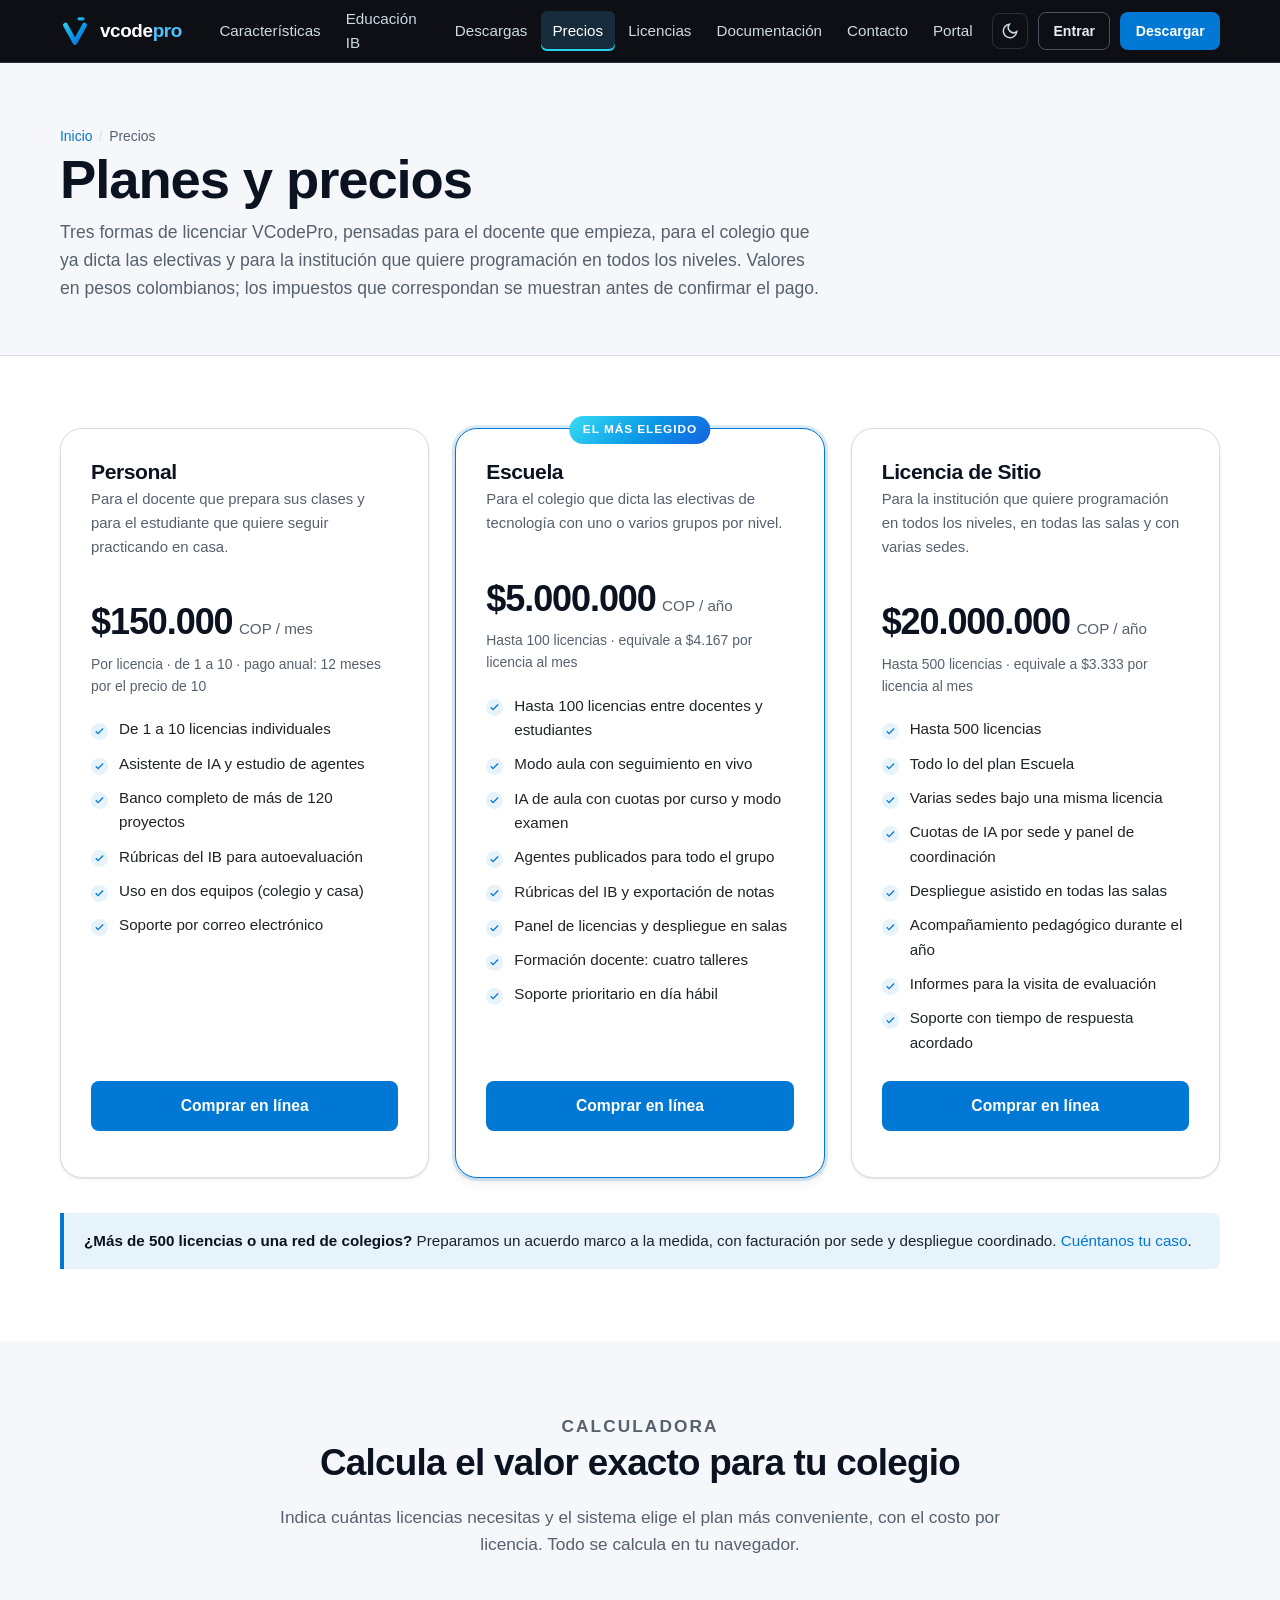
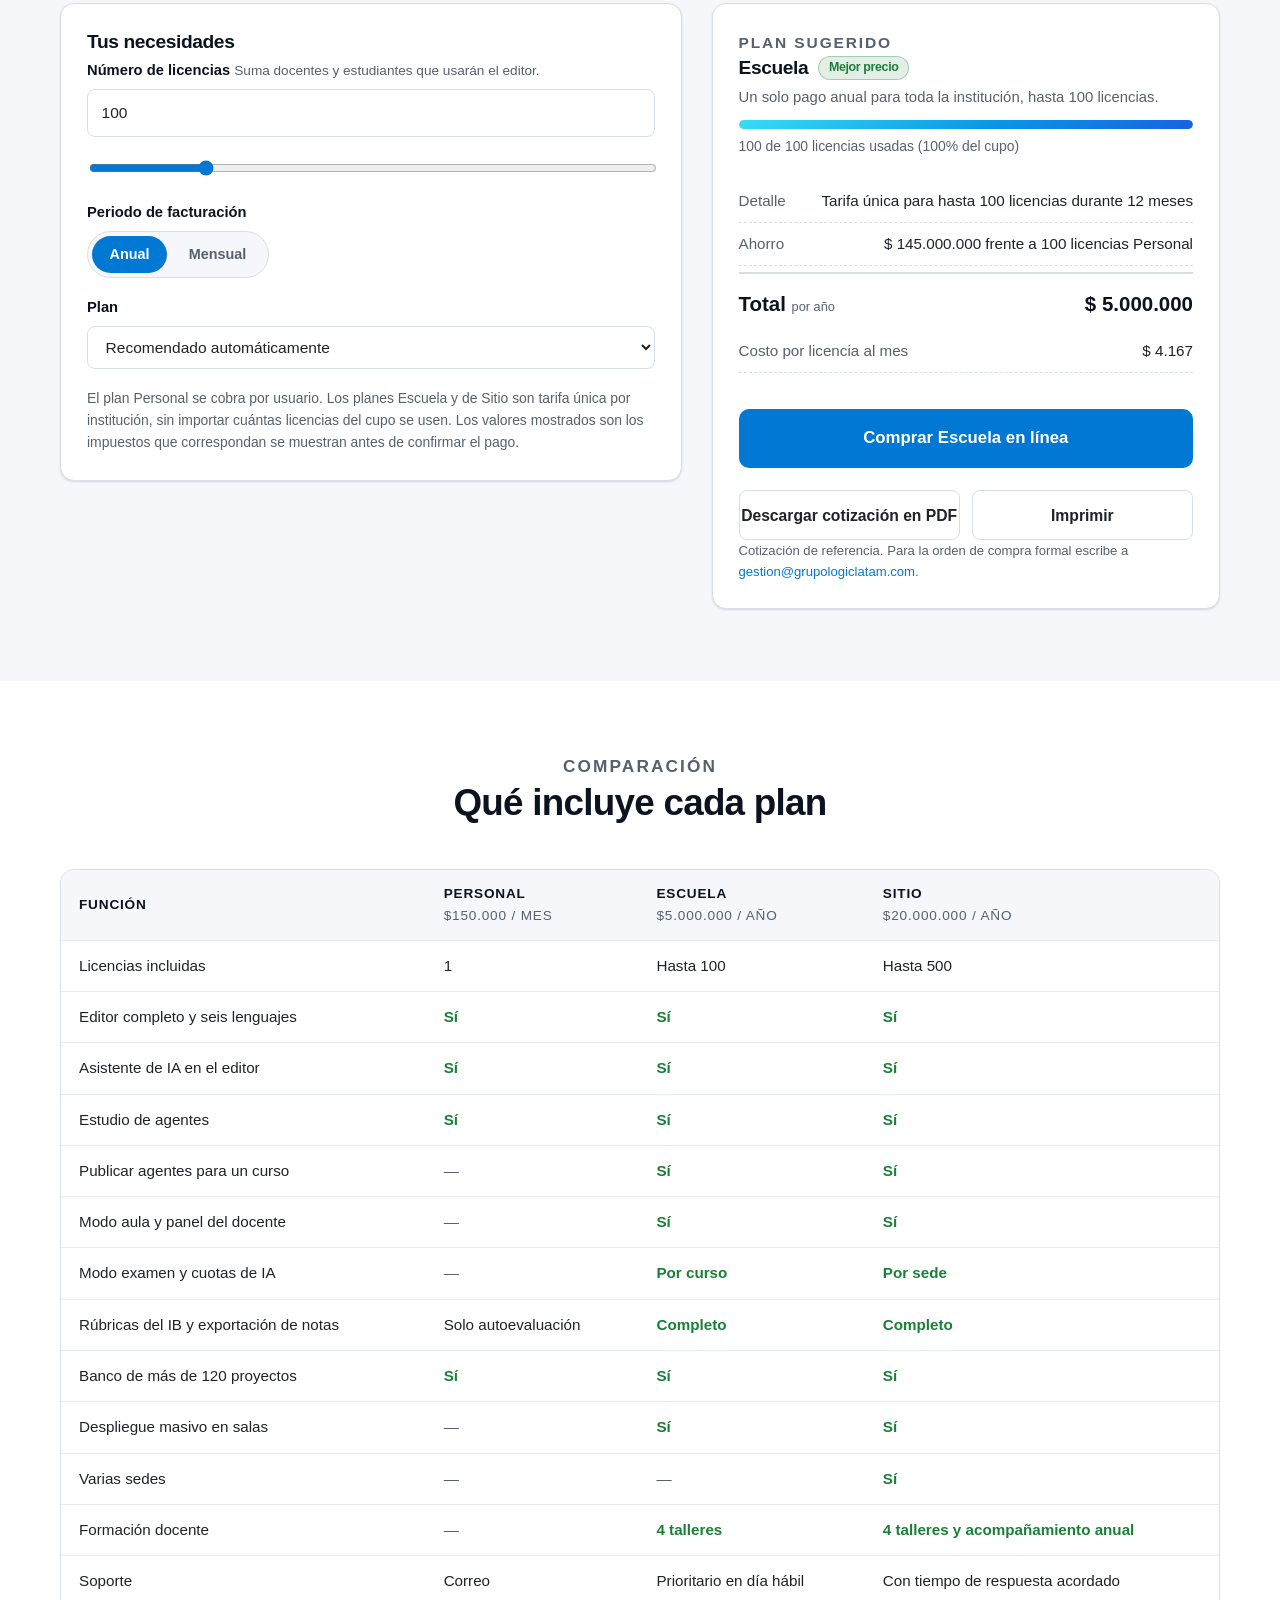
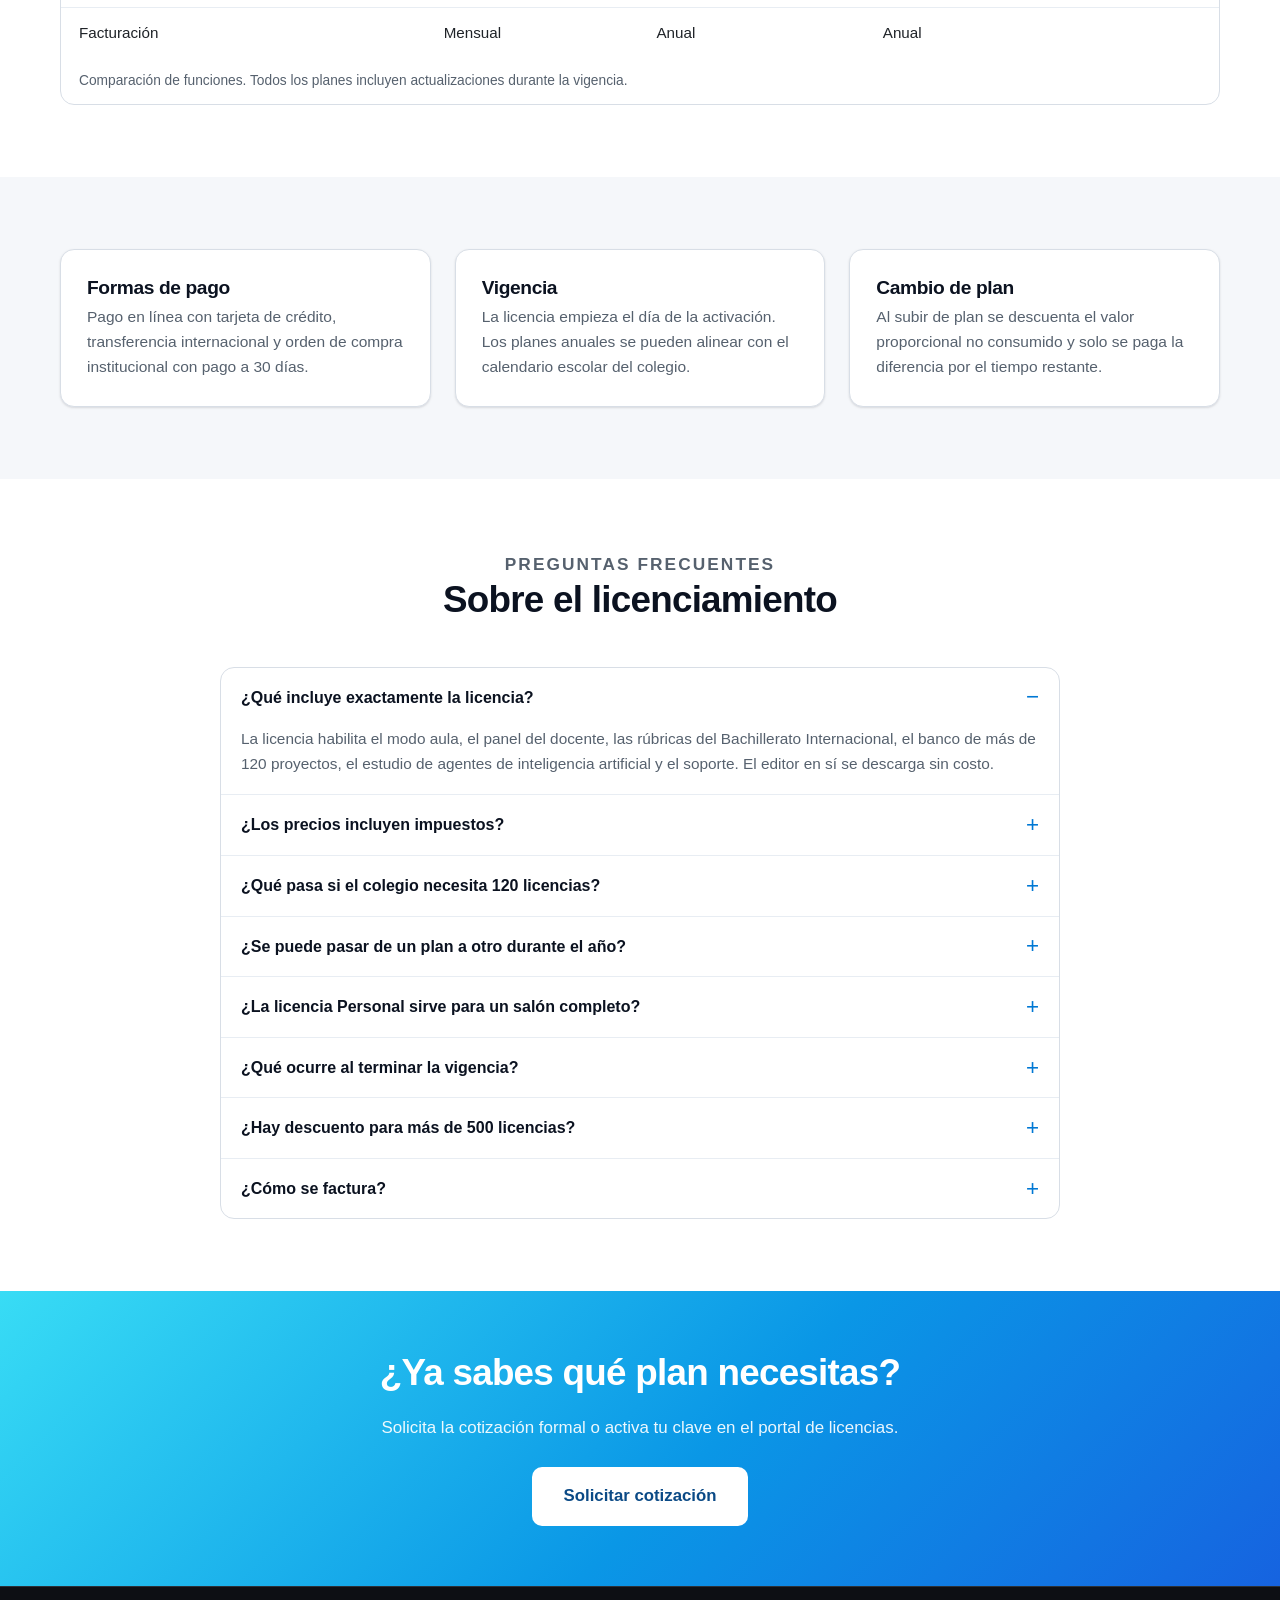
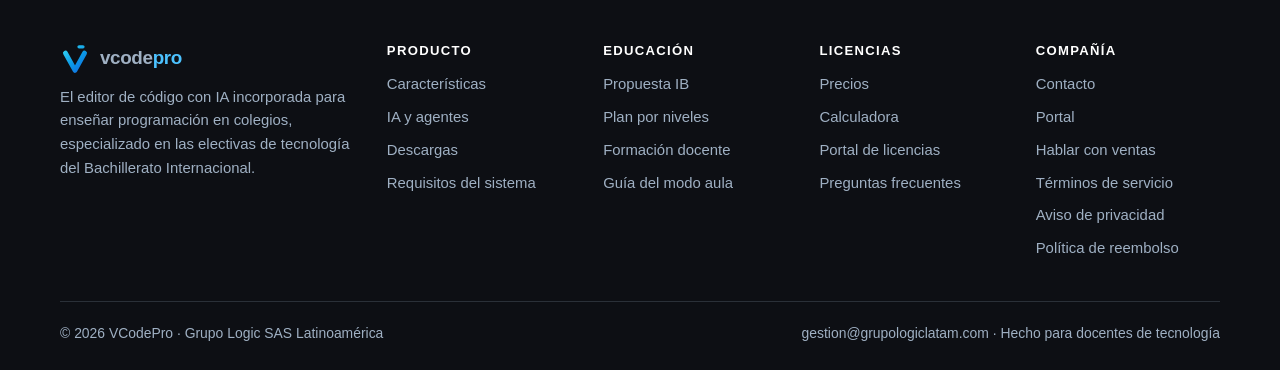
<file: precios.html>
<!DOCTYPE html>
<html lang="es">
<head>
<meta charset="utf-8">
<meta name="viewport" content="width=device-width, initial-scale=1">
<title>Precios y licencias de VCodePro · Personal, Escuela y Licencia de Sitio</title>
<meta name="description" data-plan-meta="largo" content="Precios de VCodePro en pesos colombianos: Personal $150.000 al mes, Escuela $5.000.000 al año hasta 100 licencias y Licencia de Sitio $20.000.000 al año hasta 500 licencias. Calculadora incluida.">
<meta name="keywords" content="precios vcodepro, licencia escolar, licencia de sitio, licencia personal, costo licencias programación, COP, calculadora de licencias, colegios IB">
<meta name="author" content="VCodePro">
<meta name="robots" content="index, follow, max-image-preview:large">
<meta name="theme-color" content="#0d0f14">
<link rel="canonical" href="https://www.vcodepro.de/precios.html">

<meta property="og:type" content="website">
<meta property="og:site_name" content="VCodePro">
<meta property="og:locale" content="es_CO">
<meta property="og:url" content="https://www.vcodepro.de/precios.html">
<meta property="og:title" content="Precios y licencias de VCodePro">
<meta property="og:description" data-plan-meta="corto" content="Personal $150.000 COP al mes, Escuela $5.000.000 COP al año hasta 100 licencias y Licencia de Sitio $20.000.000 COP al año hasta 500 licencias.">
<meta property="og:image" content="https://www.vcodepro.de/assets/img/og-image.png">
<meta property="og:image:width" content="1200">
<meta property="og:image:height" content="630">
<meta property="og:image:alt" content="Logotipo de VCodePro sobre un fondo oscuro">
<meta name="twitter:card" content="summary_large_image">
<meta name="twitter:title" content="Precios y licencias de VCodePro">
<meta name="twitter:description" data-plan-meta="corto" content="Personal $150.000 COP al mes, Escuela $5.000.000 COP al año hasta 100 licencias y Licencia de Sitio $20.000.000 COP al año hasta 500 licencias.">
<meta name="twitter:image" content="https://www.vcodepro.de/assets/img/og-image.png">

<link rel="icon" href="assets/img/favicon.svg" type="image/svg+xml">
<link rel="alternate icon" href="assets/img/favicon.ico" sizes="any">
<link rel="apple-touch-icon" href="assets/img/apple-touch-icon.png">
<link rel="manifest" href="manifest.webmanifest">
<link rel="stylesheet" href="assets/css/styles.css">

<script>
  (function () {
    try {
      var t = localStorage.getItem("vcodepro-tema");
      if (!t) { t = window.matchMedia("(prefers-color-scheme: dark)").matches ? "dark" : "light"; }
      document.documentElement.setAttribute("data-theme", t);
    } catch (e) { /* almacenamiento no disponible */ }
  })();
</script>

<script type="application/ld+json">
{
  "@context": "https://schema.org",
  "@type": "BreadcrumbList",
  "itemListElement": [
    { "@type": "ListItem", "position": 1, "name": "Inicio", "item": "https://www.vcodepro.de/index.html" },
    { "@type": "ListItem", "position": 2, "name": "Precios", "item": "https://www.vcodepro.de/precios.html" }
  ]
}
</script>

<script type="application/ld+json">
{
  "@context": "https://schema.org",
  "@type": "FAQPage",
  "mainEntity": [
    { "@type": "Question", "name": "¿Qué incluye exactamente la licencia?", "acceptedAnswer": { "@type": "Answer", "text": "La licencia habilita el modo aula, el panel del docente, las rúbricas del Bachillerato Internacional, el banco de más de 120 proyectos, el estudio de agentes de inteligencia artificial y el soporte. El editor en sí se descarga sin costo." } },
    { "@type": "Question", "name": "¿Los precios incluyen impuestos?", "acceptedAnswer": { "@type": "Answer", "text": "Los precios se publican en pesos colombianos y son los valores finales del servicio. Si tu país o tu medio de pago exigen algún impuesto, se calcula y se muestra antes de confirmar el pago, en la pantalla del procesador. La factura la emite Grupo Logic SAS Latinoamérica." } },
    { "@type": "Question", "name": "¿Qué pasa si el colegio necesita 120 licencias?", "acceptedAnswer": { "@type": "Answer", "text": "El plan Escuela cubre hasta 100 licencias. Con 120 licencias conviene la Licencia de Sitio, que cubre hasta 500 y sale más económica por licencia que contratar dos planes Escuela." } },
    { "@type": "Question", "name": "¿Se puede pasar de un plan a otro durante el año?", "acceptedAnswer": { "@type": "Answer", "text": "Sí. Al subir de plan se descuenta el valor proporcional no consumido del plan anterior y solo se paga la diferencia por el tiempo restante." } },
    { "@type": "Question", "name": "¿La licencia Personal sirve para un salón completo?", "acceptedAnswer": { "@type": "Answer", "text": "No. La licencia Personal es individual y no habilita el modo aula ni el panel del docente. Para trabajar con grupos se necesita el plan Escuela o la Licencia de Sitio." } },
    { "@type": "Question", "name": "¿Qué ocurre al terminar la vigencia?", "acceptedAnswer": { "@type": "Answer", "text": "El editor sigue funcionando y los proyectos quedan accesibles, pero se desactivan el modo aula, la IA, las rúbricas y el soporte hasta que se renueve la licencia." } },
    { "@type": "Question", "name": "¿Hay descuento para más de 500 licencias?", "acceptedAnswer": { "@type": "Answer", "text": "Sí. Por encima de 500 licencias, o cuando se trata de varias sedes, se arma un acuerdo marco a la medida. Escríbenos desde la página de contacto." } },
    { "@type": "Question", "name": "¿Cómo se factura?", "acceptedAnswer": { "@type": "Answer", "text": "El plan Personal se factura mes a mes y se puede cancelar en cualquier momento. Los planes Escuela y Licencia de Sitio se facturan por año escolar, con orden de compra y pago a 30 días." } }
  ]
}
</script>

<script type="application/ld+json">
{
  "@context": "https://schema.org",
  "@type": "Product",
  "name": "Licencias de VCodePro",
  "description": "Licenciamiento de VCodePro para docentes, colegios e instituciones con varias sedes.",
  "brand": { "@type": "Brand", "name": "VCodePro" },
  "image": "https://www.vcodepro.de/assets/img/og-image.png",
  "offers": [
    {
      "@type": "Offer",
      "name": "Personal",
      "price": "150000",
      "priceCurrency": "COP",
      "availability": "https://schema.org/InStock",
      "url": "https://www.vcodepro.de/precios.html#personal",
      "eligibleQuantity": { "@type": "QuantitativeValue", "value": 1, "unitText": "licencia" }
    },
    {
      "@type": "Offer",
      "name": "Escuela",
      "price": "5000000",
      "priceCurrency": "COP",
      "availability": "https://schema.org/InStock",
      "url": "https://www.vcodepro.de/precios.html#escuela",
      "eligibleQuantity": { "@type": "QuantitativeValue", "maxValue": 100, "unitText": "licencias" }
    },
    {
      "@type": "Offer",
      "name": "Licencia de Sitio",
      "price": "20000000",
      "priceCurrency": "COP",
      "availability": "https://schema.org/InStock",
      "url": "https://www.vcodepro.de/precios.html#sitio",
      "eligibleQuantity": { "@type": "QuantitativeValue", "maxValue": 500, "unitText": "licencias" }
    }
  ]
}
</script>
</head>
<body>
<a class="skip-link" href="#contenido">Saltar al contenido principal</a>

<header class="site-header">
  <div class="wrap nav">
    <a class="brand" href="index.html" aria-label="VCodePro, ir al inicio">
      <img src="assets/img/logo-mark.svg" alt="" width="30" height="30">
      <span>vcode<span class="pro">pro</span></span>
    </a>
    <nav class="nav-menu" aria-label="Navegación principal">
      <ul class="nav-links" id="nav-links">
        <li><a href="caracteristicas.html">Características</a></li>
        <li><a href="educacion.html">Educación IB</a></li>
        <li><a href="descargas.html">Descargas</a></li>
        <li><a href="precios.html">Precios</a></li>
        <li><a href="licencias.html">Licencias</a></li>
        <li><a href="documentacion.html">Documentación</a></li>
        <li><a href="contacto.html">Contacto</a></li>
        <li><a href="portal/">Portal</a></li>
      </ul>
    </nav>
    <div class="nav-actions">
      <button class="theme-toggle" type="button" aria-label="Cambiar a tema oscuro" aria-pressed="false">
        <svg class="icon-moon" width="18" height="18" viewBox="0 0 24 24" fill="none" stroke="currentColor" stroke-width="2" aria-hidden="true"><path d="M21 12.8A9 9 0 1 1 11.2 3a7 7 0 0 0 9.8 9.8z"/></svg>
        <svg class="icon-sun" width="18" height="18" viewBox="0 0 24 24" fill="none" stroke="currentColor" stroke-width="2" aria-hidden="true"><circle cx="12" cy="12" r="4"/><path d="M12 2v2m0 16v2M4.9 4.9l1.4 1.4m11.4 11.4 1.4 1.4M2 12h2m16 0h2M4.9 19.1l1.4-1.4M17.7 6.3l1.4-1.4"/></svg>
      </button>
      <a class="btn btn-sm btn-ghost" href="portal/login.php">Entrar</a>
      <a class="btn btn-sm" href="descargas.html">Descargar</a>
      <button class="nav-toggle" type="button" id="nav-toggle" aria-expanded="false" aria-controls="nav-links" aria-label="Abrir el menú de navegación"><span></span></button>
    </div>
  </div>
</header>

<main id="contenido">

  <div class="page-head">
    <div class="wrap">
      <nav class="breadcrumb" aria-label="Ruta de navegación">
        <ol><li><a href="index.html">Inicio</a></li><li>Precios</li></ol>
      </nav>
      <h1>Planes y precios</h1>
      <p>Tres formas de licenciar VCodePro, pensadas para el docente que empieza, para el colegio que
        ya dicta las electivas y para la institución que quiere programación en todos los niveles.
        Valores en pesos colombianos; los impuestos que correspondan se muestran antes de confirmar el pago.</p>
    </div>
  </div>

  <!-- ==================== PLANES ==================== -->
  <section class="section">
    <div class="wrap">
      <div class="price-grid">
        <article class="plan" data-plan="personal" id="personal">
          <h3 data-plan-nombre>Personal</h3>
          <p class="who">Para el docente que prepara sus clases y para el estudiante que quiere seguir
            practicando en casa.</p>
          <p class="price"><b data-plan-precio>$150.000</b> <em data-plan-periodo>COP / mes</em></p>
          <p class="price-note">Por licencia · de 1 a 10 · pago anual: 12 meses por el precio de 10</p>
          <ul>
            <li>De 1 a 10 licencias individuales</li>
            <li>Asistente de IA y estudio de agentes</li>
            <li>Banco completo de más de 120 proyectos</li>
            <li>Rúbricas del IB para autoevaluación</li>
            <li>Uso en dos equipos (colegio y casa)</li>
            <li>Soporte por correo electrónico</li>
          </ul>
          <p class="cta"><a class="btn btn-block" href="comprar.php?plan=personal">Comprar en línea</a></p>
        </article>

        <article class="plan featured" data-plan="escuela" id="escuela">
          <span class="tag">El más elegido</span>
          <h3 data-plan-nombre>Escuela</h3>
          <p class="who">Para el colegio que dicta las electivas de tecnología con uno o varios grupos
            por nivel.</p>
          <p class="price"><b data-plan-precio>$5.000.000</b> <em data-plan-periodo>COP / año</em></p>
          <p class="price-note">Hasta <span data-plan-cupo>100</span> licencias · equivale a <span data-plan-unitario>$4.167</span> por licencia al mes</p>
          <ul>
            <li>Hasta <span data-plan-cupo>100</span> licencias entre docentes y estudiantes</li>
            <li>Modo aula con seguimiento en vivo</li>
            <li>IA de aula con cuotas por curso y modo examen</li>
            <li>Agentes publicados para todo el grupo</li>
            <li>Rúbricas del IB y exportación de notas</li>
            <li>Panel de licencias y despliegue en salas</li>
            <li>Formación docente: cuatro talleres</li>
            <li>Soporte prioritario en día hábil</li>
          </ul>
          <p class="cta"><a class="btn btn-block" href="comprar.php?plan=escuela">Comprar en línea</a></p>
        </article>

        <article class="plan" data-plan="sitio" id="sitio">
          <h3 data-plan-nombre>Licencia de Sitio</h3>
          <p class="who">Para la institución que quiere programación en todos los niveles, en todas las
            salas y con varias sedes.</p>
          <p class="price"><b data-plan-precio>$20.000.000</b> <em data-plan-periodo>COP / año</em></p>
          <p class="price-note">Hasta <span data-plan-cupo>500</span> licencias · equivale a <span data-plan-unitario>$3.333</span> por licencia al mes</p>
          <ul>
            <li>Hasta <span data-plan-cupo>500</span> licencias</li>
            <li>Todo lo del plan Escuela</li>
            <li>Varias sedes bajo una misma licencia</li>
            <li>Cuotas de IA por sede y panel de coordinación</li>
            <li>Despliegue asistido en todas las salas</li>
            <li>Acompañamiento pedagógico durante el año</li>
            <li>Informes para la visita de evaluación</li>
            <li>Soporte con tiempo de respuesta acordado</li>
          </ul>
          <p class="cta"><a class="btn btn-block" href="comprar.php?plan=sitio">Comprar en línea</a></p>
        </article>
      </div>

      <div class="note mt-3">
        <p><strong>¿Más de 500 licencias o una red de colegios?</strong> Preparamos un acuerdo marco a
          la medida, con facturación por sede y despliegue coordinado.
          <a href="contacto.html?motivo=sitio">Cuéntanos tu caso</a>.</p>
      </div>
    </div>
  </section>

  <!-- ==================== CALCULADORA ==================== -->
  <section class="section section-alt" id="calculadora">
    <div class="wrap">
      <div class="section-head">
        <p class="eyebrow">Calculadora</p>
        <h2>Calcula el valor exacto para tu colegio</h2>
        <p>Indica cuántas licencias necesitas y el sistema elige el plan más conveniente, con el
          costo por licencia. Todo se calcula en tu navegador.</p>
      </div>

      <div class="calc">
        <form class="card" id="calc-form" novalidate>
          <h3 class="mt-0">Tus necesidades</h3>

          <div class="field">
            <label for="cal-licencias">Número de licencias
              <span class="hint">Suma docentes y estudiantes que usarán el editor.</span>
            </label>
            <input type="number" id="cal-licencias" name="licencias" min="1" max="2000" step="1" value="100" inputmode="numeric">
            <input type="range" id="cal-rango" min="1" max="500" step="1" value="100" aria-label="Ajustar el número de licencias con el deslizador" class="mt-2">
          </div>

          <div class="field">
            <span class="sr-only" id="lbl-periodo">Periodo de facturación</span>
            <label aria-hidden="true">Periodo de facturación</label>
            <div class="seg" id="cal-periodo" role="group" aria-labelledby="lbl-periodo">
              <button type="button" data-periodo="anual" aria-pressed="true">Anual</button>
              <button type="button" data-periodo="mensual" aria-pressed="false">Mensual</button>
            </div>
          </div>

          <div class="field">
            <label for="cal-plan">Plan</label>
            <select id="cal-plan">
              <option value="auto" data-nombre="Recomendado automáticamente">Recomendado automáticamente</option>
              <option value="personal" data-nombre="Personal">Personal</option>
              <option value="escuela" data-nombre="Escuela">Escuela</option>
              <option value="sitio" data-nombre="Licencia de Sitio">Licencia de Sitio</option>
            </select>
          </div>

          <p class="muted" style="font-size:.87rem;margin:0">
            El plan Personal se cobra por usuario. Los planes Escuela y de Sitio son tarifa única por
            institución, sin importar cuántas licencias del cupo se usen. Los valores mostrados son
            los impuestos que correspondan se muestran antes de confirmar el pago.
          </p>
        </form>

        <div class="calc-out">
          <div class="card">
            <div class="note" id="calc-aviso" hidden></div>

            <div id="calc-salida">
              <p class="eyebrow mb-0">Plan sugerido</p>
              <h3 style="display:flex;align-items:center;gap:10px;flex-wrap:wrap">
                <span id="out-plan">Escuela</span>
                <span class="badge ok" id="out-recomendado">Mejor precio</span>
              </h3>
              <p class="muted" id="out-plan-desc" style="font-size:.93rem"></p>

              <div class="meter" aria-hidden="true"><i id="out-cupo-barra" style="width:0"></i></div>
              <p class="muted" id="out-cupo-texto" style="font-size:.87rem;margin-bottom:1.4rem"></p>

              <div class="total-row"><span class="lbl">Detalle</span><span id="out-detalle" style="text-align:right"></span></div>
              <div class="total-row" id="out-ahorro-fila" hidden><span class="lbl">Ahorro</span><span id="out-ahorro"></span></div>
              <div class="total-row big"><span class="lbl">Total <span id="out-periodo" class="muted" style="font-weight:400;font-size:.8rem"></span></span><span id="out-total"></span></div>
              <div class="total-row"><span class="lbl">Costo por licencia al mes</span><span id="out-unitario"></span></div>

              <a class="btn btn-block btn-lg mt-3" id="btn-comprar" href="comprar.php">Comprar en línea</a>
              <p class="muted" id="out-compra-nota" style="font-size:.82rem;margin:.5rem 0 0" hidden></p>
              <div class="grid grid-2 mt-2" style="gap:12px">
                <button class="btn btn-ghost" type="button" id="btn-cotizacion">Descargar cotización en PDF</button>
                <button class="btn btn-ghost" type="button" id="btn-imprimir">Imprimir</button>
              </div>
              <p class="muted mt-2" style="font-size:.82rem;margin-bottom:0">
                Cotización de referencia. Para la orden de compra formal escribe a
                <a href="mailto:gestion@grupologiclatam.com">gestion@grupologiclatam.com</a>.
              </p>
            </div>
          </div>
        </div>
      </div>
    </div>
  </section>

  <!-- ==================== COMPARATIVA ==================== -->
  <section class="section">
    <div class="wrap">
      <div class="section-head">
        <p class="eyebrow">Comparación</p>
        <h2>Qué incluye cada plan</h2>
      </div>
      <div class="table-scroll">
        <table>
          <caption>Comparación de funciones. Todos los planes incluyen actualizaciones durante la vigencia.</caption>
          <thead>
            <tr>
              <th scope="col">Función</th>
              <th scope="col" data-plan="personal">Personal<br><span class="muted" style="font-weight:400" data-plan-corto>$150.000 / mes</span></th>
              <th scope="col" data-plan="escuela">Escuela<br><span class="muted" style="font-weight:400" data-plan-corto>$5.000.000 / año</span></th>
              <th scope="col" data-plan="sitio">Sitio<br><span class="muted" style="font-weight:400" data-plan-corto>$20.000.000 / año</span></th>
            </tr>
          </thead>
          <tbody>
            <tr><td>Licencias incluidas</td><td>1</td><td>Hasta 100</td><td>Hasta 500</td></tr>
            <tr><td>Editor completo y seis lenguajes</td><td class="yes">Sí</td><td class="yes">Sí</td><td class="yes">Sí</td></tr>
            <tr><td>Asistente de IA en el editor</td><td class="yes">Sí</td><td class="yes">Sí</td><td class="yes">Sí</td></tr>
            <tr><td>Estudio de agentes</td><td class="yes">Sí</td><td class="yes">Sí</td><td class="yes">Sí</td></tr>
            <tr><td>Publicar agentes para un curso</td><td class="no">—</td><td class="yes">Sí</td><td class="yes">Sí</td></tr>
            <tr><td>Modo aula y panel del docente</td><td class="no">—</td><td class="yes">Sí</td><td class="yes">Sí</td></tr>
            <tr><td>Modo examen y cuotas de IA</td><td class="no">—</td><td class="yes">Por curso</td><td class="yes">Por sede</td></tr>
            <tr><td>Rúbricas del IB y exportación de notas</td><td>Solo autoevaluación</td><td class="yes">Completo</td><td class="yes">Completo</td></tr>
            <tr><td>Banco de más de 120 proyectos</td><td class="yes">Sí</td><td class="yes">Sí</td><td class="yes">Sí</td></tr>
            <tr><td>Despliegue masivo en salas</td><td class="no">—</td><td class="yes">Sí</td><td class="yes">Sí</td></tr>
            <tr><td>Varias sedes</td><td class="no">—</td><td class="no">—</td><td class="yes">Sí</td></tr>
            <tr><td>Formación docente</td><td class="no">—</td><td class="yes">4 talleres</td><td class="yes">4 talleres y acompañamiento anual</td></tr>
            <tr><td>Soporte</td><td>Correo</td><td>Prioritario en día hábil</td><td>Con tiempo de respuesta acordado</td></tr>
            <tr><td>Facturación</td><td>Mensual</td><td>Anual</td><td>Anual</td></tr>
          </tbody>
        </table>
      </div>
    </div>
  </section>

  <!-- ==================== CONDICIONES ==================== -->
  <section class="section section-alt">
    <div class="wrap">
      <div class="grid grid-3">
        <article class="card">
          <h3>Formas de pago</h3>
          <p>Pago en línea con tarjeta de crédito, transferencia internacional y orden de compra
            institucional con pago a 30 días.</p>
        </article>
        <article class="card">
          <h3>Vigencia</h3>
          <p>La licencia empieza el día de la activación. Los planes anuales se pueden alinear con el
            calendario escolar del colegio.</p>
        </article>
        <article class="card">
          <h3>Cambio de plan</h3>
          <p>Al subir de plan se descuenta el valor proporcional no consumido y solo se paga la
            diferencia por el tiempo restante.</p>
        </article>
      </div>
    </div>
  </section>

  <!-- ==================== FAQ ==================== -->
  <section class="section" id="faq">
    <div class="wrap wrap-narrow">
      <div class="section-head">
        <p class="eyebrow">Preguntas frecuentes</p>
        <h2>Sobre el licenciamiento</h2>
      </div>
      <div class="faq">
        <details open>
          <summary>¿Qué incluye exactamente la licencia?</summary>
          <div class="answer"><p>La licencia habilita el modo aula, el panel del docente, las rúbricas del Bachillerato Internacional, el banco de más de 120 proyectos, el estudio de agentes de inteligencia artificial y el soporte. El editor en sí se descarga sin costo.</p></div>
        </details>
        <details>
          <summary>¿Los precios incluyen impuestos?</summary>
          <div class="answer"><p>Los precios se publican en pesos colombianos y son los valores finales del servicio. Si tu país o tu medio de pago exigen algún impuesto, se calcula y se muestra antes de confirmar el pago, en la pantalla del procesador. La factura la emite Grupo Logic SAS Latinoamérica.</p></div>
        </details>
        <details>
          <summary>¿Qué pasa si el colegio necesita 120 licencias?</summary>
          <div class="answer"><p>El plan Escuela cubre hasta 100 licencias. Con 120 licencias conviene la Licencia de Sitio, que cubre hasta 500 y sale más económica por licencia que contratar dos planes Escuela.</p></div>
        </details>
        <details>
          <summary>¿Se puede pasar de un plan a otro durante el año?</summary>
          <div class="answer"><p>Sí. Al subir de plan se descuenta el valor proporcional no consumido del plan anterior y solo se paga la diferencia por el tiempo restante.</p></div>
        </details>
        <details>
          <summary>¿La licencia Personal sirve para un salón completo?</summary>
          <div class="answer"><p>No. La licencia Personal es individual y no habilita el modo aula ni el panel del docente. Para trabajar con grupos se necesita el plan Escuela o la Licencia de Sitio.</p></div>
        </details>
        <details>
          <summary>¿Qué ocurre al terminar la vigencia?</summary>
          <div class="answer"><p>El editor sigue funcionando y los proyectos quedan accesibles, pero se desactivan el modo aula, la IA, las rúbricas y el soporte hasta que se renueve la licencia.</p></div>
        </details>
        <details>
          <summary>¿Hay descuento para más de 500 licencias?</summary>
          <div class="answer"><p>Sí. Por encima de 500 licencias, o cuando se trata de varias sedes, se arma un acuerdo marco a la medida. Escríbenos desde la página de contacto.</p></div>
        </details>
        <details>
          <summary>¿Cómo se factura?</summary>
          <div class="answer"><p>El plan Personal se factura mes a mes y se puede cancelar en cualquier momento. Los planes Escuela y Licencia de Sitio se facturan por año escolar, con orden de compra y pago a 30 días.</p></div>
        </details>
      </div>
    </div>
  </section>

  <section class="cta-band">
    <div class="wrap">
      <h2>¿Ya sabes qué plan necesitas?</h2>
      <p>Solicita la cotización formal o activa tu clave en el portal de licencias.</p>
      <a class="btn btn-lg" href="contacto.html?motivo=cotizacion">Solicitar cotización</a>
    </div>
  </section>

</main>

<footer class="site-footer">
  <div class="wrap">
    <div class="footer-grid">
      <div class="footer-brand">
        <a class="brand" href="index.html">
          <img src="assets/img/logo-mark.svg" alt="" width="30" height="30">
          <span>vcode<span class="pro">pro</span></span>
        </a>
        <p>El editor de código con IA incorporada para enseñar programación en colegios, especializado
          en las electivas de tecnología del Bachillerato Internacional.</p>
      </div>
      <div>
        <h4>Producto</h4>
        <ul>
          <li><a href="caracteristicas.html">Características</a></li>
          <li><a href="caracteristicas.html#agentes">IA y agentes</a></li>
          <li><a href="descargas.html">Descargas</a></li>
          <li><a href="documentacion.html#requisitos">Requisitos del sistema</a></li>
        </ul>
      </div>
      <div>
        <h4>Educación</h4>
        <ul>
          <li><a href="educacion.html">Propuesta IB</a></li>
          <li><a href="educacion.html#niveles">Plan por niveles</a></li>
          <li><a href="educacion.html#docentes">Formación docente</a></li>
          <li><a href="documentacion.html#aula">Guía del modo aula</a></li>
        </ul>
      </div>
      <div>
        <h4>Licencias</h4>
        <ul>
          <li><a href="precios.html">Precios</a></li>
          <li><a href="precios.html#calculadora">Calculadora</a></li>
          <li><a href="licencias.html">Portal de licencias</a></li>
          <li><a href="precios.html#faq">Preguntas frecuentes</a></li>
        </ul>
      </div>
      <div>
        <h4>Compañía</h4>
        <ul>
          <li><a href="contacto.html">Contacto</a></li>
        <li><a href="portal/">Portal</a></li>
          <li><a href="contacto.html#ventas">Hablar con ventas</a></li>
          <li><a href="terminos.html">Términos de servicio</a></li>
          <li><a href="privacidad.html">Aviso de privacidad</a></li>
          <li><a href="reembolsos.html">Política de reembolso</a></li>
        </ul>
      </div>
    </div>

    <div class="footer-bottom">
      <span>&copy; <span id="anio">2026</span> VCodePro · Grupo Logic SAS Latinoamérica</span>
      <span><a href="mailto:gestion@grupologiclatam.com">gestion@grupologiclatam.com</a> · Hecho para docentes de tecnología</span>
    </div>
  </div>
</footer>

<script src="assets/js/main.js"></script>
<script src="assets/js/planes.js"></script>
<script src="assets/js/precios.js"></script>
</body>
</html>
</file>
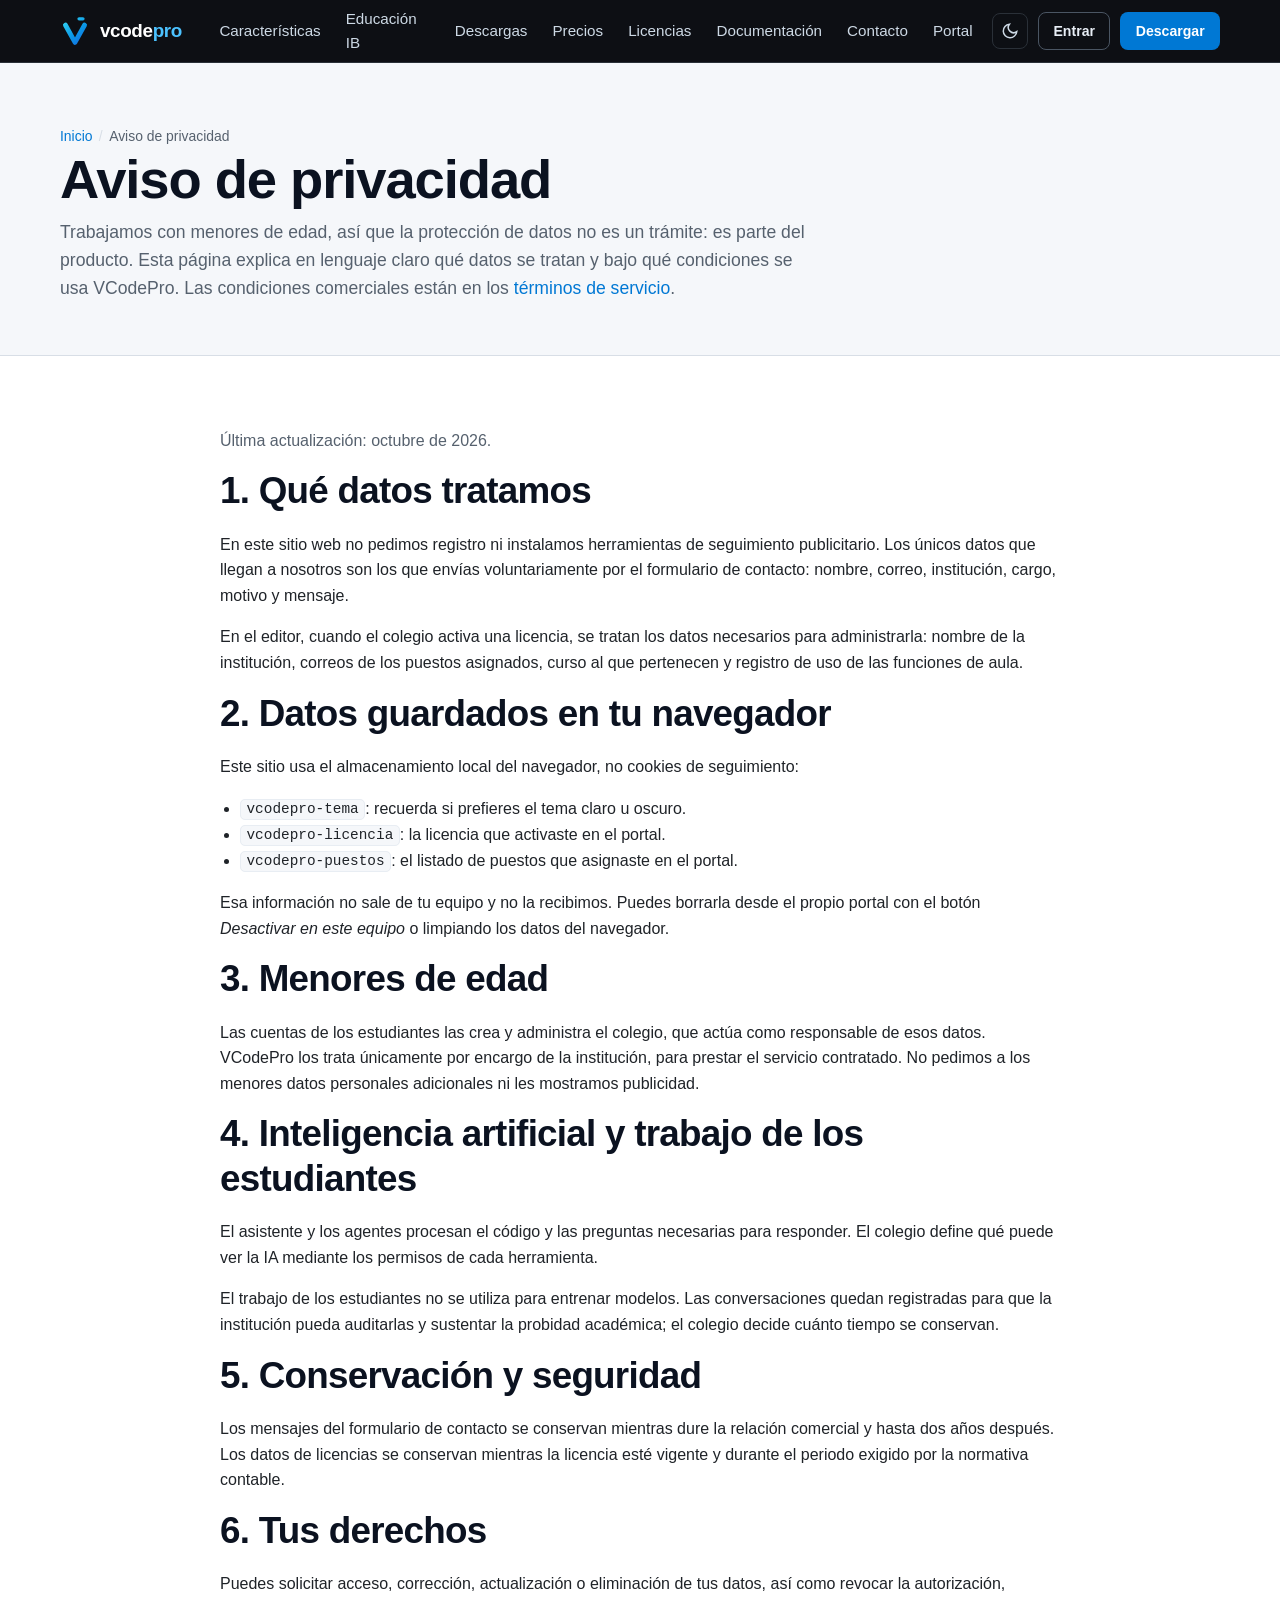
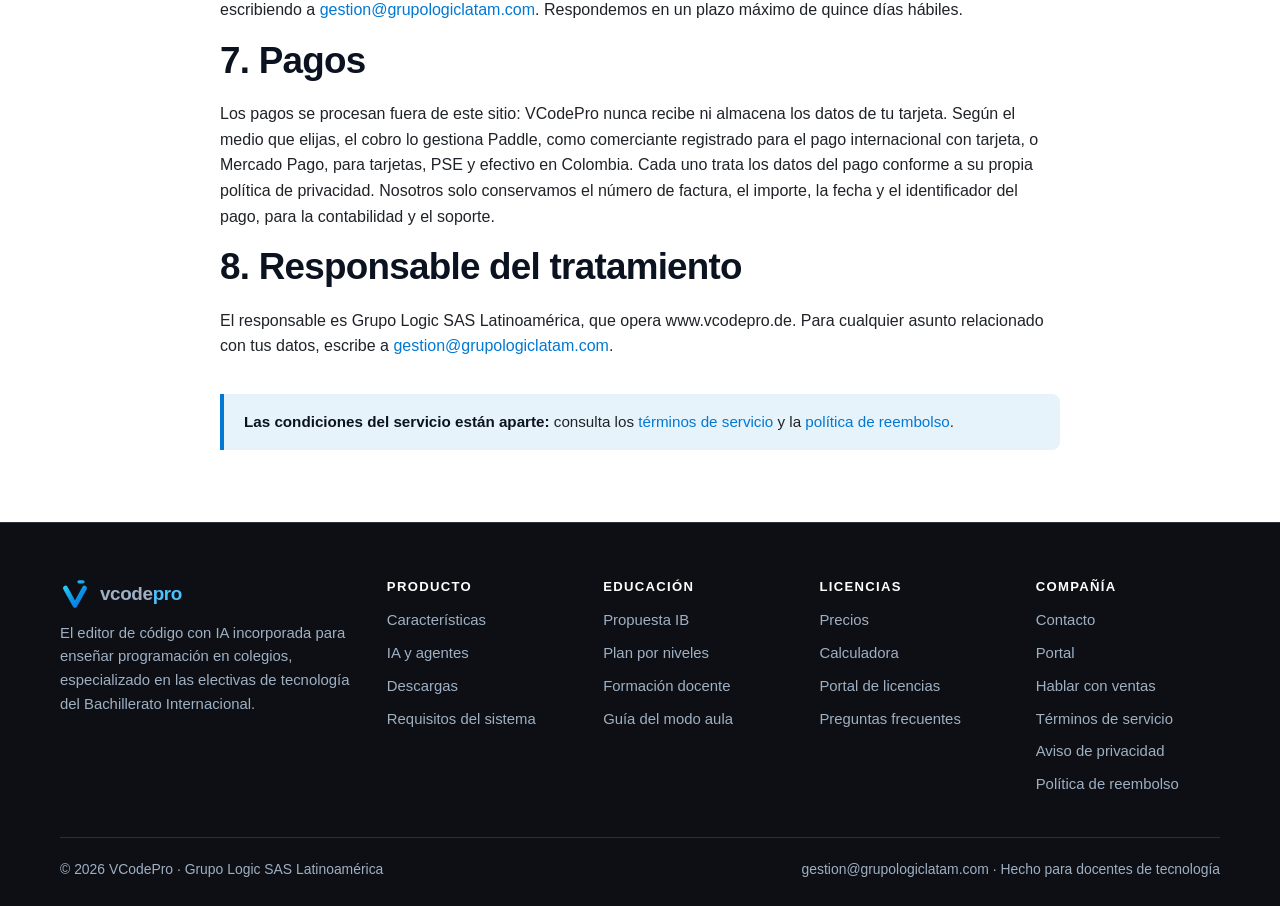
<file: privacidad.html>
<!DOCTYPE html>
<html lang="es">
<head>
<meta charset="utf-8">
<meta name="viewport" content="width=device-width, initial-scale=1">
<title>Aviso de privacidad de VCodePro</title>
<meta name="description" content="Aviso de privacidad de VCodePro, operado por Grupo Logic SAS Latinoamérica: qué datos se tratan, protección de menores, inteligencia artificial, conservación y derechos.">
<meta name="keywords" content="privacidad vcodepro, términos de uso, protección de datos de menores, condiciones de licencia, IA y datos escolares">
<meta name="author" content="VCodePro">
<meta name="robots" content="index, follow, max-image-preview:large">
<meta name="theme-color" content="#0d0f14">
<link rel="canonical" href="https://www.vcodepro.de/privacidad.html">

<meta property="og:type" content="website">
<meta property="og:site_name" content="VCodePro">
<meta property="og:locale" content="es_CO">
<meta property="og:url" content="https://www.vcodepro.de/privacidad.html">
<meta property="og:title" content="Aviso de privacidad de VCodePro">
<meta property="og:description" content="Aviso de privacidad de VCodePro, operado por Grupo Logic SAS Latinoamérica: qué datos se tratan, protección de menores, inteligencia artificial, conservación y derechos.">
<meta property="og:image" content="https://www.vcodepro.de/assets/img/og-image.png">
<meta property="og:image:width" content="1200">
<meta property="og:image:height" content="630">
<meta property="og:image:alt" content="Logotipo de VCodePro sobre un fondo oscuro">
<meta name="twitter:card" content="summary_large_image">
<meta name="twitter:title" content="Aviso de privacidad de VCodePro">
<meta name="twitter:description" content="Aviso de privacidad de VCodePro, operado por Grupo Logic SAS Latinoamérica: qué datos se tratan, protección de menores, inteligencia artificial, conservación y derechos.">
<meta name="twitter:image" content="https://www.vcodepro.de/assets/img/og-image.png">

<link rel="icon" href="assets/img/favicon.svg" type="image/svg+xml">
<link rel="alternate icon" href="assets/img/favicon.ico" sizes="any">
<link rel="apple-touch-icon" href="assets/img/apple-touch-icon.png">
<link rel="manifest" href="manifest.webmanifest">
<link rel="stylesheet" href="assets/css/styles.css">

<script>
  (function () {
    try {
      var t = localStorage.getItem("vcodepro-tema");
      if (!t) { t = window.matchMedia("(prefers-color-scheme: dark)").matches ? "dark" : "light"; }
      document.documentElement.setAttribute("data-theme", t);
    } catch (e) { /* almacenamiento no disponible */ }
  })();
</script>

<script type="application/ld+json">
{
  "@context": "https://schema.org",
  "@type": "BreadcrumbList",
  "itemListElement": [
    { "@type": "ListItem", "position": 1, "name": "Inicio", "item": "https://www.vcodepro.de/index.html" },
    { "@type": "ListItem", "position": 2, "name": "Privacidad y términos", "item": "https://www.vcodepro.de/privacidad.html" }
  ]
}
</script>
</head>
<body>
<a class="skip-link" href="#contenido">Saltar al contenido principal</a>

<header class="site-header">
  <div class="wrap nav">
    <a class="brand" href="index.html" aria-label="VCodePro, ir al inicio">
      <img src="assets/img/logo-mark.svg" alt="" width="30" height="30">
      <span>vcode<span class="pro">pro</span></span>
    </a>
    <nav class="nav-menu" aria-label="Navegación principal">
      <ul class="nav-links" id="nav-links">
        <li><a href="caracteristicas.html">Características</a></li>
        <li><a href="educacion.html">Educación IB</a></li>
        <li><a href="descargas.html">Descargas</a></li>
        <li><a href="precios.html">Precios</a></li>
        <li><a href="licencias.html">Licencias</a></li>
        <li><a href="documentacion.html">Documentación</a></li>
        <li><a href="contacto.html">Contacto</a></li>
        <li><a href="portal/">Portal</a></li>
      </ul>
    </nav>
    <div class="nav-actions">
      <button class="theme-toggle" type="button" aria-label="Cambiar a tema oscuro" aria-pressed="false">
        <svg class="icon-moon" width="18" height="18" viewBox="0 0 24 24" fill="none" stroke="currentColor" stroke-width="2" aria-hidden="true"><path d="M21 12.8A9 9 0 1 1 11.2 3a7 7 0 0 0 9.8 9.8z"/></svg>
        <svg class="icon-sun" width="18" height="18" viewBox="0 0 24 24" fill="none" stroke="currentColor" stroke-width="2" aria-hidden="true"><circle cx="12" cy="12" r="4"/><path d="M12 2v2m0 16v2M4.9 4.9l1.4 1.4m11.4 11.4 1.4 1.4M2 12h2m16 0h2M4.9 19.1l1.4-1.4M17.7 6.3l1.4-1.4"/></svg>
      </button>
      <a class="btn btn-sm btn-ghost" href="portal/login.php">Entrar</a>
      <a class="btn btn-sm" href="descargas.html">Descargar</a>
      <button class="nav-toggle" type="button" id="nav-toggle" aria-expanded="false" aria-controls="nav-links" aria-label="Abrir el menú de navegación"><span></span></button>
    </div>
  </div>
</header>

<main id="contenido">

  <div class="page-head">
    <div class="wrap">
      <nav class="breadcrumb" aria-label="Ruta de navegación">
        <ol><li><a href="index.html">Inicio</a></li><li>Aviso de privacidad</li></ol>
      </nav>
      <h1>Aviso de privacidad</h1>
      <p>Trabajamos con menores de edad, así que la protección de datos no es un trámite: es parte del
        producto. Esta página explica en lenguaje claro qué datos se tratan y bajo qué condiciones se
        usa VCodePro. Las condiciones comerciales están en los <a href="terminos.html">términos de servicio</a>.</p>
    </div>
  </div>

  <section class="section">
    <div class="wrap wrap-narrow">
      <p class="muted">Última actualización: octubre de 2026.</p>

      <h2>1. Qué datos tratamos</h2>
      <p>En este sitio web no pedimos registro ni instalamos herramientas de seguimiento publicitario.
        Los únicos datos que llegan a nosotros son los que envías voluntariamente por el formulario de
        contacto: nombre, correo, institución, cargo, motivo y mensaje.</p>
      <p>En el editor, cuando el colegio activa una licencia, se tratan los datos necesarios para
        administrarla: nombre de la institución, correos de los puestos asignados, curso al que
        pertenecen y registro de uso de las funciones de aula.</p>

      <h2>2. Datos guardados en tu navegador</h2>
      <p>Este sitio usa el almacenamiento local del navegador, no cookies de seguimiento:</p>
      <ul>
        <li><code>vcodepro-tema</code>: recuerda si prefieres el tema claro u oscuro.</li>
        <li><code>vcodepro-licencia</code>: la licencia que activaste en el portal.</li>
        <li><code>vcodepro-puestos</code>: el listado de puestos que asignaste en el portal.</li>
      </ul>
      <p>Esa información no sale de tu equipo y no la recibimos. Puedes borrarla desde el propio portal
        con el botón <em>Desactivar en este equipo</em> o limpiando los datos del navegador.</p>

      <h2>3. Menores de edad</h2>
      <p>Las cuentas de los estudiantes las crea y administra el colegio, que actúa como responsable de
        esos datos. VCodePro los trata únicamente por encargo de la institución, para prestar el
        servicio contratado. No pedimos a los menores datos personales adicionales ni les mostramos
        publicidad.</p>

      <h2>4. Inteligencia artificial y trabajo de los estudiantes</h2>
      <p>El asistente y los agentes procesan el código y las preguntas necesarias para responder. El
        colegio define qué puede ver la IA mediante los permisos de cada herramienta.</p>
      <p>El trabajo de los estudiantes no se utiliza para entrenar modelos. Las conversaciones quedan
        registradas para que la institución pueda auditarlas y sustentar la probidad académica; el
        colegio decide cuánto tiempo se conservan.</p>

      <h2>5. Conservación y seguridad</h2>
      <p>Los mensajes del formulario de contacto se conservan mientras dure la relación comercial y
        hasta dos años después. Los datos de licencias se conservan mientras la licencia esté vigente y
        durante el periodo exigido por la normativa contable.</p>

      <h2>6. Tus derechos</h2>
      <p>Puedes solicitar acceso, corrección, actualización o eliminación de tus datos, así como
        revocar la autorización, escribiendo a
        <a href="mailto:gestion@grupologiclatam.com">gestion@grupologiclatam.com</a>. Respondemos en un plazo
        máximo de quince días hábiles.</p>

      <h2>7. Pagos</h2>
      <p>Los pagos se procesan fuera de este sitio: VCodePro nunca recibe ni almacena los datos de tu
        tarjeta. Según el medio que elijas, el cobro lo gestiona Paddle, como comerciante registrado
        para el pago internacional con tarjeta, o Mercado Pago, para tarjetas, PSE y efectivo en
        Colombia. Cada uno trata los datos del pago conforme a su propia política de privacidad.
        Nosotros solo conservamos el número de factura, el importe, la fecha y el identificador del
        pago, para la contabilidad y el soporte.</p>

      <h2>8. Responsable del tratamiento</h2>
      <p>El responsable es Grupo Logic SAS Latinoamérica, que opera www.vcodepro.de. Para cualquier asunto relacionado con
        tus datos, escribe a <a href="mailto:gestion@grupologiclatam.com">gestion@grupologiclatam.com</a>.</p>

      <div class="note mt-3">
        <p><strong>Las condiciones del servicio están aparte:</strong> consulta los
          <a href="terminos.html">términos de servicio</a> y la
          <a href="reembolsos.html">política de reembolso</a>.</p>
      </div>
    </div>
  </section>

</main>

<footer class="site-footer">
  <div class="wrap">
    <div class="footer-grid">
      <div class="footer-brand">
        <a class="brand" href="index.html">
          <img src="assets/img/logo-mark.svg" alt="" width="30" height="30">
          <span>vcode<span class="pro">pro</span></span>
        </a>
        <p>El editor de código con IA incorporada para enseñar programación en colegios, especializado
          en las electivas de tecnología del Bachillerato Internacional.</p>
      </div>
      <div>
        <h4>Producto</h4>
        <ul>
          <li><a href="caracteristicas.html">Características</a></li>
          <li><a href="caracteristicas.html#agentes">IA y agentes</a></li>
          <li><a href="descargas.html">Descargas</a></li>
          <li><a href="documentacion.html#requisitos">Requisitos del sistema</a></li>
        </ul>
      </div>
      <div>
        <h4>Educación</h4>
        <ul>
          <li><a href="educacion.html">Propuesta IB</a></li>
          <li><a href="educacion.html#niveles">Plan por niveles</a></li>
          <li><a href="educacion.html#docentes">Formación docente</a></li>
          <li><a href="documentacion.html#aula">Guía del modo aula</a></li>
        </ul>
      </div>
      <div>
        <h4>Licencias</h4>
        <ul>
          <li><a href="precios.html">Precios</a></li>
          <li><a href="precios.html#calculadora">Calculadora</a></li>
          <li><a href="licencias.html">Portal de licencias</a></li>
          <li><a href="precios.html#faq">Preguntas frecuentes</a></li>
        </ul>
      </div>
      <div>
        <h4>Compañía</h4>
        <ul>
          <li><a href="contacto.html">Contacto</a></li>
        <li><a href="portal/">Portal</a></li>
          <li><a href="contacto.html#ventas">Hablar con ventas</a></li>
          <li><a href="terminos.html">Términos de servicio</a></li>
          <li><a href="privacidad.html">Aviso de privacidad</a></li>
          <li><a href="reembolsos.html">Política de reembolso</a></li>
        </ul>
      </div>
    </div>

    <div class="footer-bottom">
      <span>&copy; <span id="anio">2026</span> VCodePro · Grupo Logic SAS Latinoamérica</span>
      <span><a href="mailto:gestion@grupologiclatam.com">gestion@grupologiclatam.com</a> · Hecho para docentes de tecnología</span>
    </div>
  </div>
</footer>

<script src="assets/js/main.js"></script>
</body>
</html>
</file>
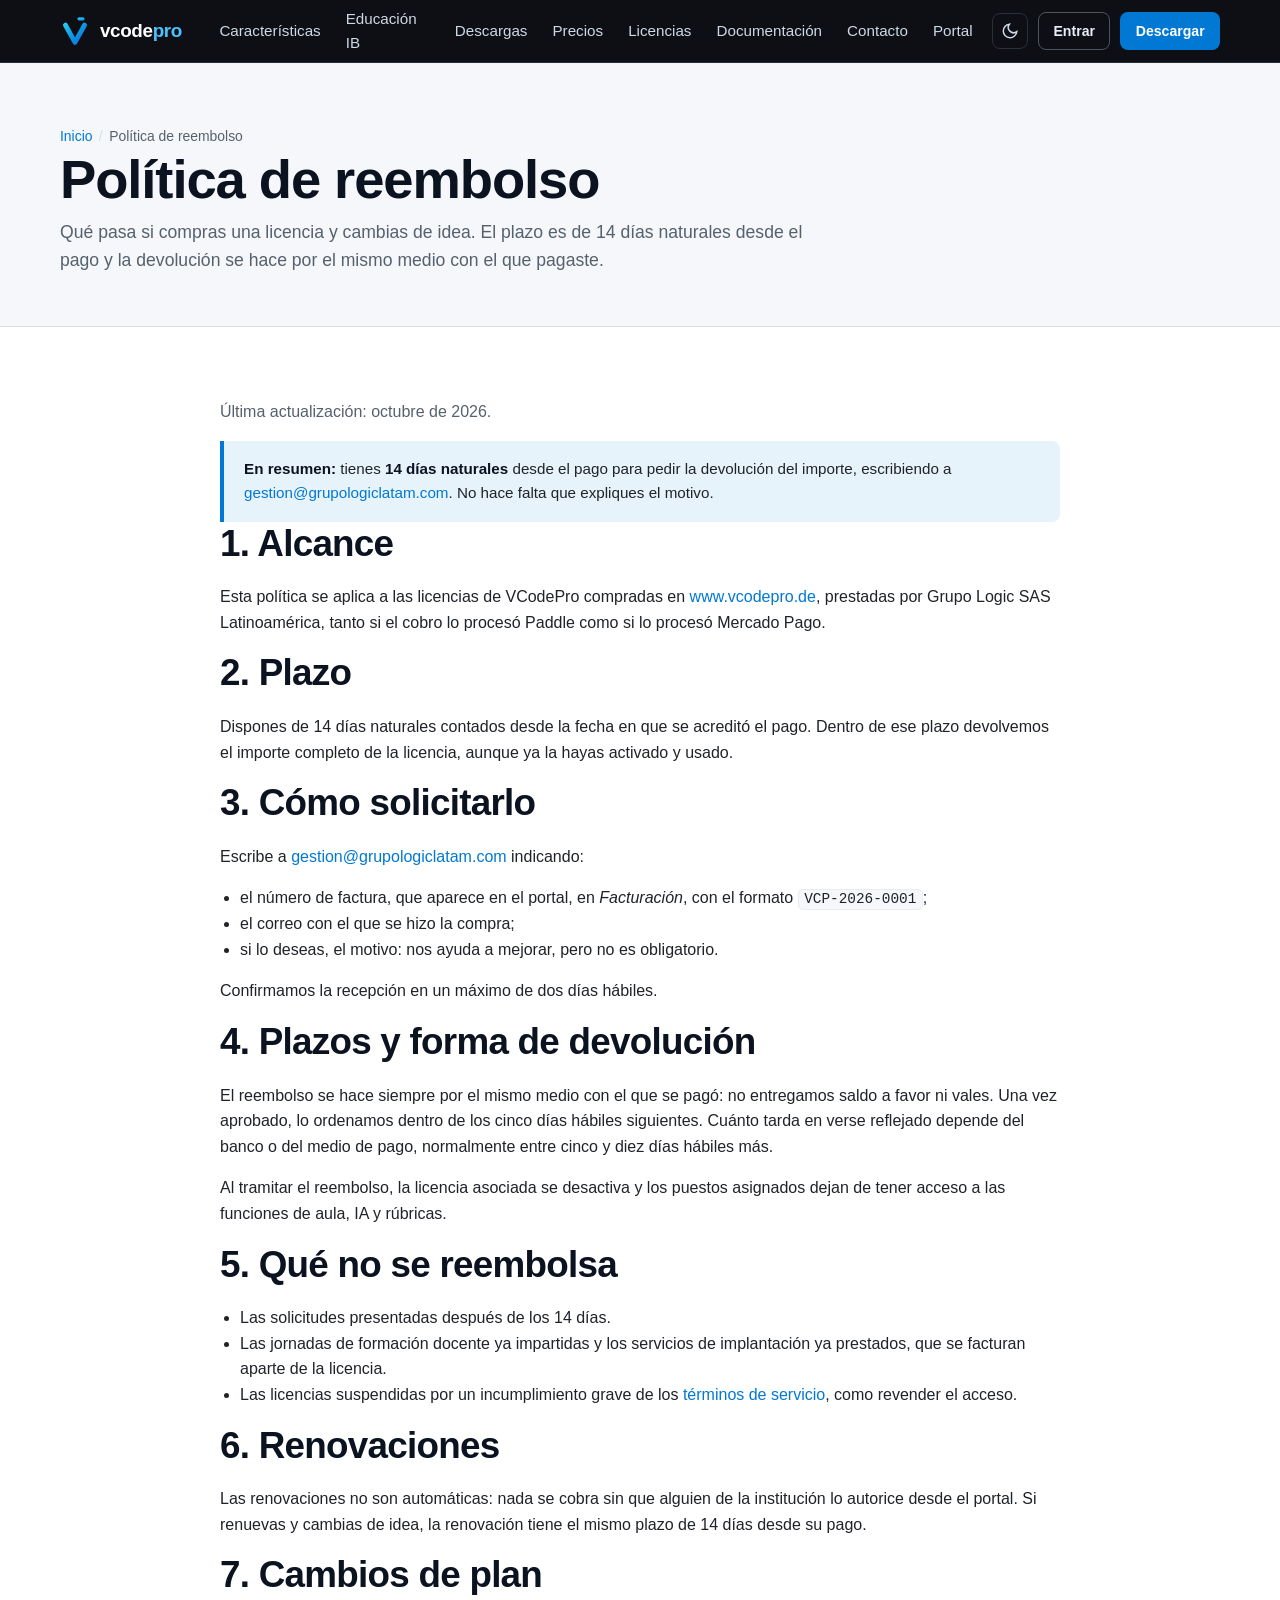
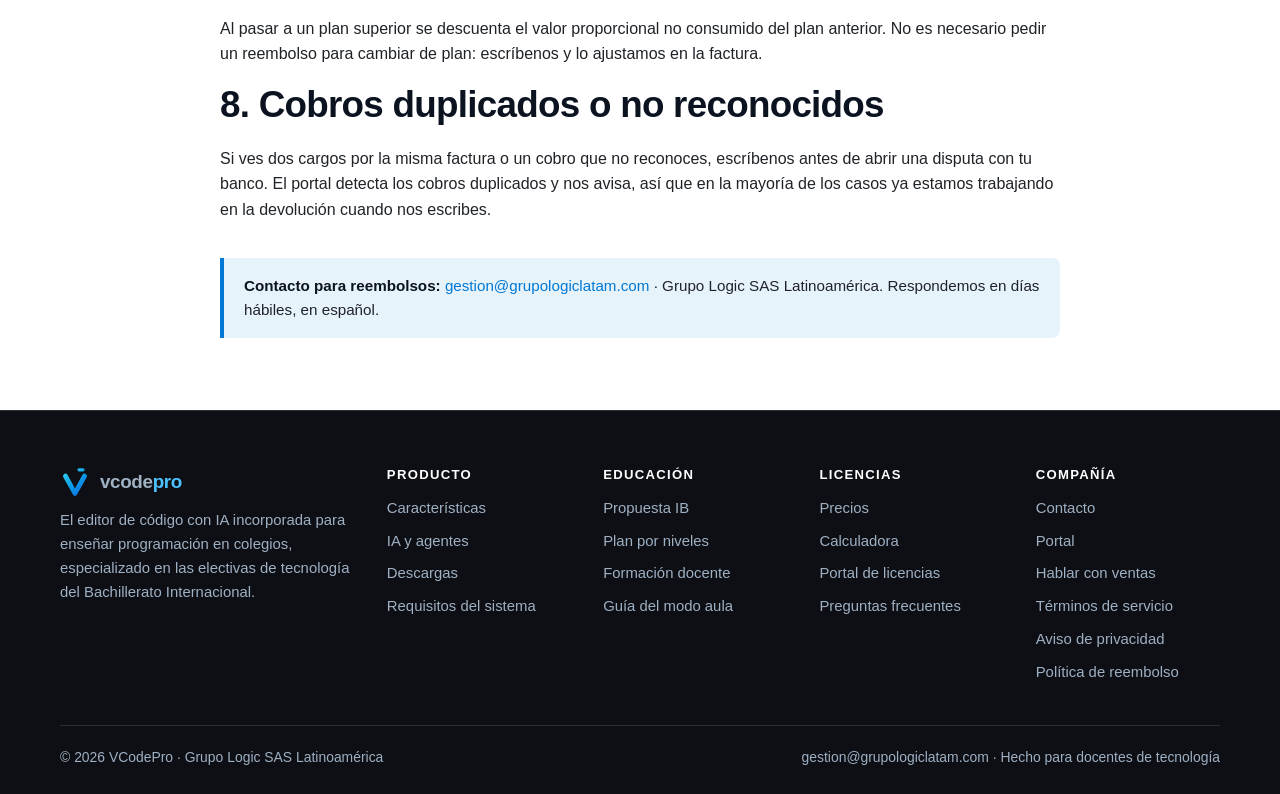
<file: reembolsos.html>
<!DOCTYPE html>
<html lang="es">
<head>
<meta charset="utf-8">
<meta name="viewport" content="width=device-width, initial-scale=1">
<title>Política de reembolso de VCodePro</title>
<meta name="description" content="Política de reembolso de VCodePro: 14 días naturales desde el pago para solicitar la devolución del importe, cómo pedirla, plazos de devolución y excepciones.">
<meta name="keywords" content="política de reembolso vcodepro, devolución, 14 días, cancelación de licencia">
<meta name="author" content="VCodePro">
<meta name="robots" content="index, follow, max-image-preview:large">
<meta name="theme-color" content="#0d0f14">
<link rel="canonical" href="https://www.vcodepro.de/reembolsos.html">

<meta property="og:type" content="website">
<meta property="og:site_name" content="VCodePro">
<meta property="og:locale" content="es_CO">
<meta property="og:url" content="https://www.vcodepro.de/reembolsos.html">
<meta property="og:title" content="Política de reembolso de VCodePro">
<meta property="og:description" content="Política de reembolso de VCodePro: 14 días naturales desde el pago para solicitar la devolución del importe, cómo pedirla, plazos de devolución y excepciones.">
<meta property="og:image" content="https://www.vcodepro.de/assets/img/og-image.png">
<meta property="og:image:width" content="1200">
<meta property="og:image:height" content="630">
<meta property="og:image:alt" content="Logotipo de VCodePro sobre un fondo oscuro">
<meta name="twitter:card" content="summary_large_image">
<meta name="twitter:title" content="Política de reembolso de VCodePro">
<meta name="twitter:description" content="Política de reembolso de VCodePro: 14 días naturales desde el pago para solicitar la devolución del importe, cómo pedirla, plazos de devolución y excepciones.">
<meta name="twitter:image" content="https://www.vcodepro.de/assets/img/og-image.png">

<link rel="icon" href="assets/img/favicon.svg" type="image/svg+xml">
<link rel="alternate icon" href="assets/img/favicon.ico" sizes="any">
<link rel="apple-touch-icon" href="assets/img/apple-touch-icon.png">
<link rel="manifest" href="manifest.webmanifest">
<link rel="stylesheet" href="assets/css/styles.css">

<script>
  (function () {
    try {
      var t = localStorage.getItem("vcodepro-tema");
      if (!t) { t = window.matchMedia("(prefers-color-scheme: dark)").matches ? "dark" : "light"; }
      document.documentElement.setAttribute("data-theme", t);
    } catch (e) { /* almacenamiento no disponible */ }
  })();
</script>

<script type="application/ld+json">
{
  "@context": "https://schema.org",
  "@type": "BreadcrumbList",
  "itemListElement": [
    { "@type": "ListItem", "position": 1, "name": "Inicio", "item": "https://www.vcodepro.de/index.html" },
    { "@type": "ListItem", "position": 2, "name": "Privacidad y términos", "item": "https://www.vcodepro.de/reembolsos.html" }
  ]
}
</script>
</head>
<body>
<a class="skip-link" href="#contenido">Saltar al contenido principal</a>

<header class="site-header">
  <div class="wrap nav">
    <a class="brand" href="index.html" aria-label="VCodePro, ir al inicio">
      <img src="assets/img/logo-mark.svg" alt="" width="30" height="30">
      <span>vcode<span class="pro">pro</span></span>
    </a>
    <nav class="nav-menu" aria-label="Navegación principal">
      <ul class="nav-links" id="nav-links">
        <li><a href="caracteristicas.html">Características</a></li>
        <li><a href="educacion.html">Educación IB</a></li>
        <li><a href="descargas.html">Descargas</a></li>
        <li><a href="precios.html">Precios</a></li>
        <li><a href="licencias.html">Licencias</a></li>
        <li><a href="documentacion.html">Documentación</a></li>
        <li><a href="contacto.html">Contacto</a></li>
        <li><a href="portal/">Portal</a></li>
      </ul>
    </nav>
    <div class="nav-actions">
      <button class="theme-toggle" type="button" aria-label="Cambiar a tema oscuro" aria-pressed="false">
        <svg class="icon-moon" width="18" height="18" viewBox="0 0 24 24" fill="none" stroke="currentColor" stroke-width="2" aria-hidden="true"><path d="M21 12.8A9 9 0 1 1 11.2 3a7 7 0 0 0 9.8 9.8z"/></svg>
        <svg class="icon-sun" width="18" height="18" viewBox="0 0 24 24" fill="none" stroke="currentColor" stroke-width="2" aria-hidden="true"><circle cx="12" cy="12" r="4"/><path d="M12 2v2m0 16v2M4.9 4.9l1.4 1.4m11.4 11.4 1.4 1.4M2 12h2m16 0h2M4.9 19.1l1.4-1.4M17.7 6.3l1.4-1.4"/></svg>
      </button>
      <a class="btn btn-sm btn-ghost" href="portal/login.php">Entrar</a>
      <a class="btn btn-sm" href="descargas.html">Descargar</a>
      <button class="nav-toggle" type="button" id="nav-toggle" aria-expanded="false" aria-controls="nav-links" aria-label="Abrir el menú de navegación"><span></span></button>
    </div>
  </div>
</header>

<main id="contenido">

  <div class="page-head">
    <div class="wrap">
      <nav class="breadcrumb" aria-label="Ruta de navegación">
        <ol><li><a href="index.html">Inicio</a></li><li>Política de reembolso</li></ol>
      </nav>
      <h1>Política de reembolso</h1>
      <p>Qué pasa si compras una licencia y cambias de idea. El plazo es de 14 días naturales desde el pago y la devolución se hace por el mismo medio con el que pagaste.</p>
    </div>
  </div>

  <section class="section">
    <div class="wrap wrap-narrow">
      <p class="muted">Última actualización: octubre de 2026.</p>

      <div class="note">
        <p><strong>En resumen:</strong> tienes <strong>14 días naturales</strong> desde el pago para
          pedir la devolución del importe, escribiendo a <a href="mailto:gestion@grupologiclatam.com">gestion@grupologiclatam.com</a>. No hace
          falta que expliques el motivo.</p>
      </div>

      <h2>1. Alcance</h2>
      <p>Esta política se aplica a las licencias de VCodePro compradas en
        <a href="https://www.vcodepro.de/">www.vcodepro.de</a>, prestadas por Grupo Logic SAS Latinoamérica, tanto si el
        cobro lo procesó Paddle como si lo procesó Mercado Pago.</p>

      <h2>2. Plazo</h2>
      <p>Dispones de 14 días naturales contados desde la fecha en que se acreditó el pago. Dentro de
        ese plazo devolvemos el importe completo de la licencia, aunque ya la hayas activado y usado.</p>

      <h2>3. Cómo solicitarlo</h2>
      <p>Escribe a <a href="mailto:gestion@grupologiclatam.com">gestion@grupologiclatam.com</a> indicando:</p>
      <ul>
        <li>el número de factura, que aparece en el portal, en <em>Facturación</em>, con el formato
          <code>VCP-2026-0001</code>;</li>
        <li>el correo con el que se hizo la compra;</li>
        <li>si lo deseas, el motivo: nos ayuda a mejorar, pero no es obligatorio.</li>
      </ul>
      <p>Confirmamos la recepción en un máximo de dos días hábiles.</p>

      <h2>4. Plazos y forma de devolución</h2>
      <p>El reembolso se hace siempre por el mismo medio con el que se pagó: no entregamos saldo a
        favor ni vales. Una vez aprobado, lo ordenamos dentro de los cinco días hábiles siguientes.
        Cuánto tarda en verse reflejado depende del banco o del medio de pago, normalmente entre cinco
        y diez días hábiles más.</p>
      <p>Al tramitar el reembolso, la licencia asociada se desactiva y los puestos asignados dejan de
        tener acceso a las funciones de aula, IA y rúbricas.</p>

      <h2>5. Qué no se reembolsa</h2>
      <ul>
        <li>Las solicitudes presentadas después de los 14 días.</li>
        <li>Las jornadas de formación docente ya impartidas y los servicios de implantación ya
          prestados, que se facturan aparte de la licencia.</li>
        <li>Las licencias suspendidas por un incumplimiento grave de los
          <a href="terminos.html">términos de servicio</a>, como revender el acceso.</li>
      </ul>

      <h2>6. Renovaciones</h2>
      <p>Las renovaciones no son automáticas: nada se cobra sin que alguien de la institución lo
        autorice desde el portal. Si renuevas y cambias de idea, la renovación tiene el mismo plazo de
        14 días desde su pago.</p>

      <h2>7. Cambios de plan</h2>
      <p>Al pasar a un plan superior se descuenta el valor proporcional no consumido del plan anterior.
        No es necesario pedir un reembolso para cambiar de plan: escríbenos y lo ajustamos en la
        factura.</p>

      <h2>8. Cobros duplicados o no reconocidos</h2>
      <p>Si ves dos cargos por la misma factura o un cobro que no reconoces, escríbenos antes de abrir
        una disputa con tu banco. El portal detecta los cobros duplicados y nos avisa, así que en la
        mayoría de los casos ya estamos trabajando en la devolución cuando nos escribes.</p>

      <div class="note mt-3">
        <p><strong>Contacto para reembolsos:</strong>
          <a href="mailto:gestion@grupologiclatam.com">gestion@grupologiclatam.com</a> · Grupo Logic SAS Latinoamérica. Respondemos en días hábiles, en
          español.</p>
      </div>
    </div>
  </section>

</main>

<footer class="site-footer">
  <div class="wrap">
    <div class="footer-grid">
      <div class="footer-brand">
        <a class="brand" href="index.html">
          <img src="assets/img/logo-mark.svg" alt="" width="30" height="30">
          <span>vcode<span class="pro">pro</span></span>
        </a>
        <p>El editor de código con IA incorporada para enseñar programación en colegios, especializado
          en las electivas de tecnología del Bachillerato Internacional.</p>
      </div>
      <div>
        <h4>Producto</h4>
        <ul>
          <li><a href="caracteristicas.html">Características</a></li>
          <li><a href="caracteristicas.html#agentes">IA y agentes</a></li>
          <li><a href="descargas.html">Descargas</a></li>
          <li><a href="documentacion.html#requisitos">Requisitos del sistema</a></li>
        </ul>
      </div>
      <div>
        <h4>Educación</h4>
        <ul>
          <li><a href="educacion.html">Propuesta IB</a></li>
          <li><a href="educacion.html#niveles">Plan por niveles</a></li>
          <li><a href="educacion.html#docentes">Formación docente</a></li>
          <li><a href="documentacion.html#aula">Guía del modo aula</a></li>
        </ul>
      </div>
      <div>
        <h4>Licencias</h4>
        <ul>
          <li><a href="precios.html">Precios</a></li>
          <li><a href="precios.html#calculadora">Calculadora</a></li>
          <li><a href="licencias.html">Portal de licencias</a></li>
          <li><a href="precios.html#faq">Preguntas frecuentes</a></li>
        </ul>
      </div>
      <div>
        <h4>Compañía</h4>
        <ul>
          <li><a href="contacto.html">Contacto</a></li>
        <li><a href="portal/">Portal</a></li>
          <li><a href="contacto.html#ventas">Hablar con ventas</a></li>
          <li><a href="terminos.html">Términos de servicio</a></li>
          <li><a href="privacidad.html">Aviso de privacidad</a></li>
          <li><a href="reembolsos.html">Política de reembolso</a></li>
        </ul>
      </div>
    </div>

    <div class="footer-bottom">
      <span>&copy; <span id="anio">2026</span> VCodePro · Grupo Logic SAS Latinoamérica</span>
      <span><a href="mailto:gestion@grupologiclatam.com">gestion@grupologiclatam.com</a> · Hecho para docentes de tecnología</span>
    </div>
  </div>
</footer>

<script src="assets/js/main.js"></script>
</body>
</html>
</file>
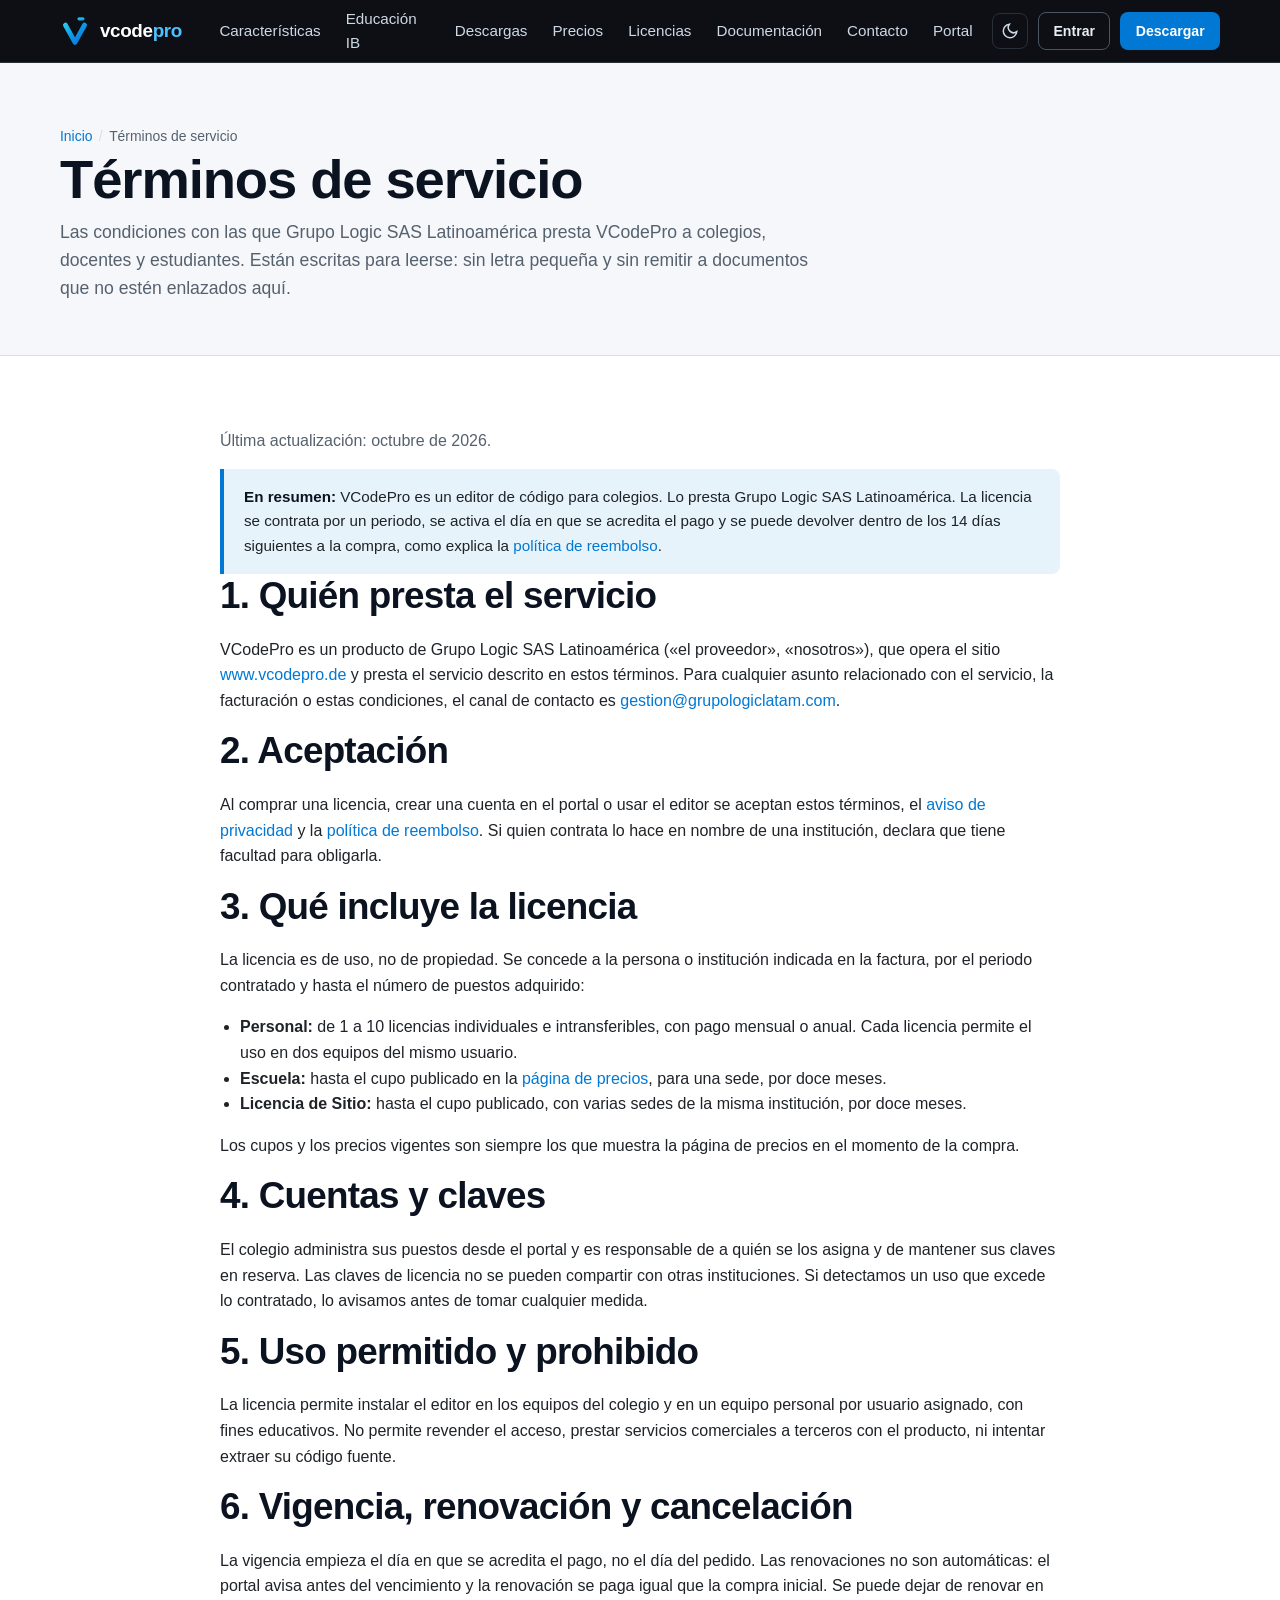
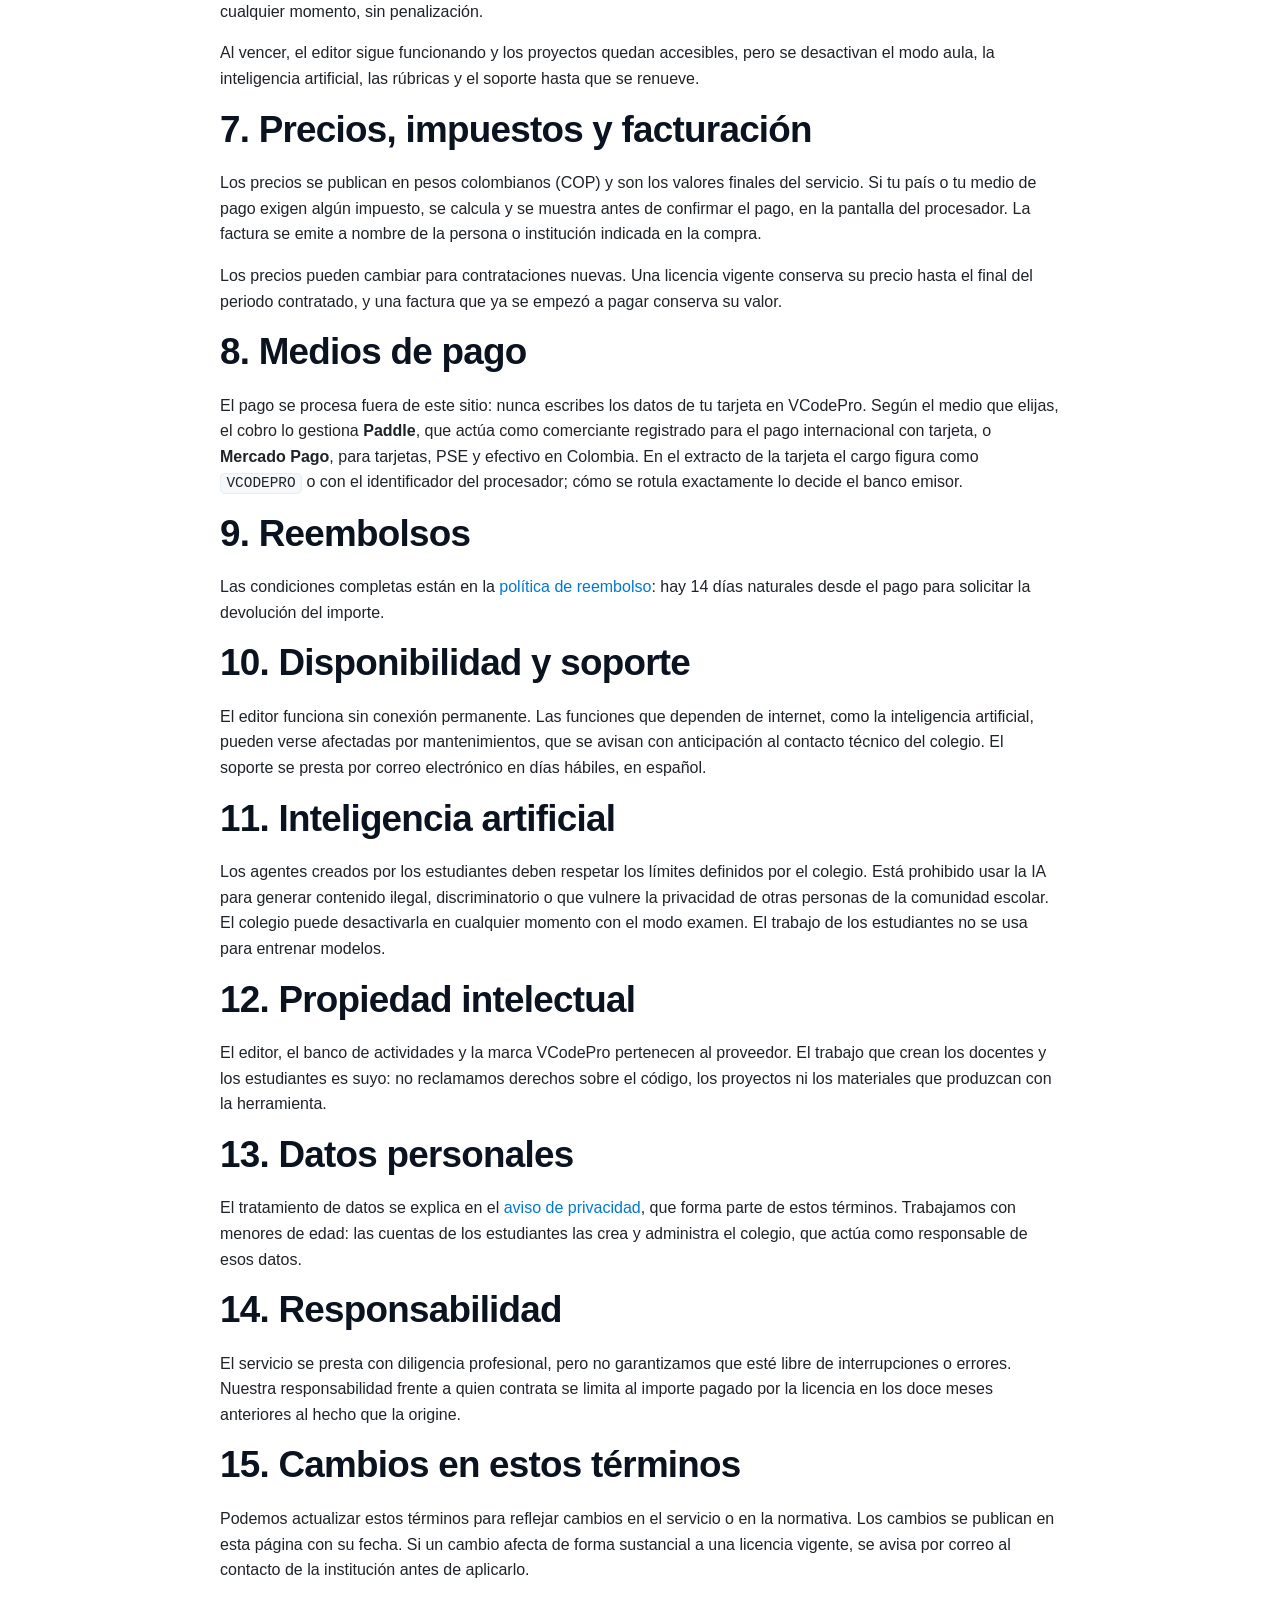
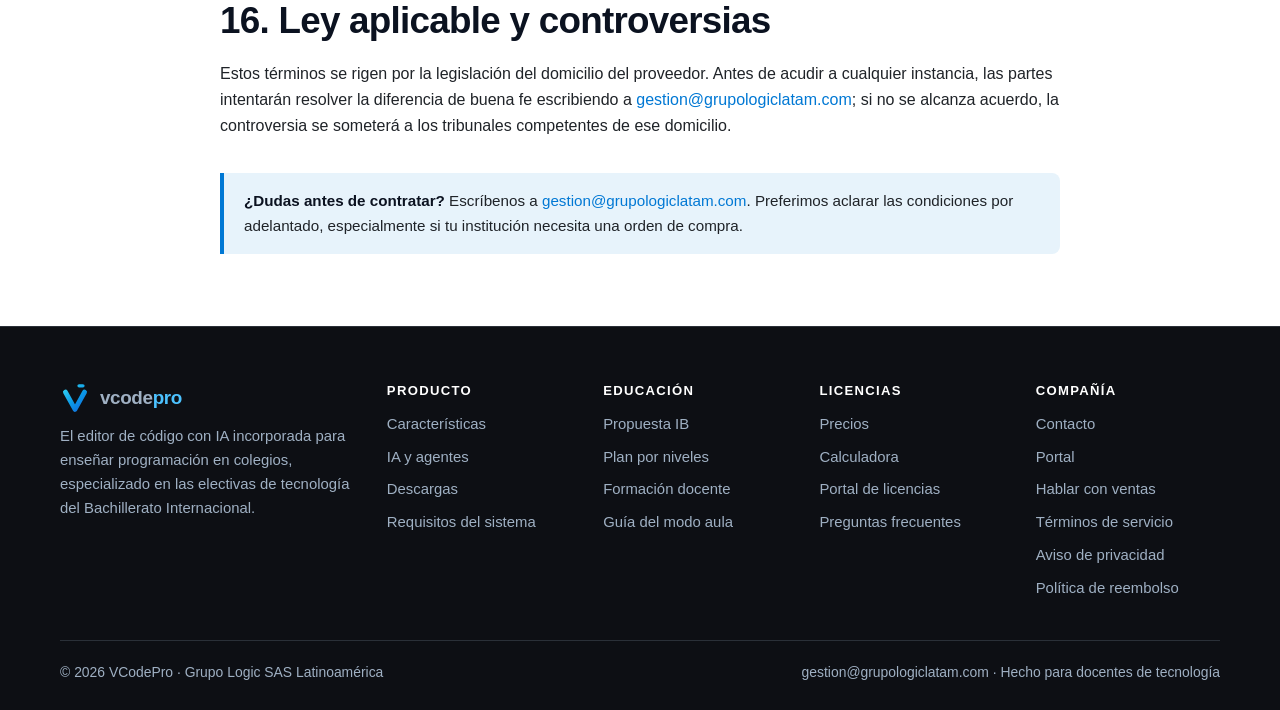
<file: terminos.html>
<!DOCTYPE html>
<html lang="es">
<head>
<meta charset="utf-8">
<meta name="viewport" content="width=device-width, initial-scale=1">
<title>Términos de servicio de VCodePro</title>
<meta name="description" content="Términos de servicio de VCodePro, prestado por Grupo Logic SAS Latinoamérica: licencias, vigencia, precios e impuestos, medios de pago, reembolsos, uso de la inteligencia artificial y responsabilidad.">
<meta name="keywords" content="términos de servicio vcodepro, condiciones de licencia, vigencia y renovación, medios de pago, uso aceptable">
<meta name="author" content="VCodePro">
<meta name="robots" content="index, follow, max-image-preview:large">
<meta name="theme-color" content="#0d0f14">
<link rel="canonical" href="https://www.vcodepro.de/terminos.html">

<meta property="og:type" content="website">
<meta property="og:site_name" content="VCodePro">
<meta property="og:locale" content="es_CO">
<meta property="og:url" content="https://www.vcodepro.de/terminos.html">
<meta property="og:title" content="Términos de servicio de VCodePro">
<meta property="og:description" content="Términos de servicio de VCodePro, prestado por Grupo Logic SAS Latinoamérica: licencias, vigencia, precios e impuestos, medios de pago, reembolsos, uso de la inteligencia artificial y responsabilidad.">
<meta property="og:image" content="https://www.vcodepro.de/assets/img/og-image.png">
<meta property="og:image:width" content="1200">
<meta property="og:image:height" content="630">
<meta property="og:image:alt" content="Logotipo de VCodePro sobre un fondo oscuro">
<meta name="twitter:card" content="summary_large_image">
<meta name="twitter:title" content="Términos de servicio de VCodePro">
<meta name="twitter:description" content="Términos de servicio de VCodePro, prestado por Grupo Logic SAS Latinoamérica: licencias, vigencia, precios e impuestos, medios de pago, reembolsos, uso de la inteligencia artificial y responsabilidad.">
<meta name="twitter:image" content="https://www.vcodepro.de/assets/img/og-image.png">

<link rel="icon" href="assets/img/favicon.svg" type="image/svg+xml">
<link rel="alternate icon" href="assets/img/favicon.ico" sizes="any">
<link rel="apple-touch-icon" href="assets/img/apple-touch-icon.png">
<link rel="manifest" href="manifest.webmanifest">
<link rel="stylesheet" href="assets/css/styles.css">

<script>
  (function () {
    try {
      var t = localStorage.getItem("vcodepro-tema");
      if (!t) { t = window.matchMedia("(prefers-color-scheme: dark)").matches ? "dark" : "light"; }
      document.documentElement.setAttribute("data-theme", t);
    } catch (e) { /* almacenamiento no disponible */ }
  })();
</script>

<script type="application/ld+json">
{
  "@context": "https://schema.org",
  "@type": "BreadcrumbList",
  "itemListElement": [
    { "@type": "ListItem", "position": 1, "name": "Inicio", "item": "https://www.vcodepro.de/index.html" },
    { "@type": "ListItem", "position": 2, "name": "Privacidad y términos", "item": "https://www.vcodepro.de/terminos.html" }
  ]
}
</script>
</head>
<body>
<a class="skip-link" href="#contenido">Saltar al contenido principal</a>

<header class="site-header">
  <div class="wrap nav">
    <a class="brand" href="index.html" aria-label="VCodePro, ir al inicio">
      <img src="assets/img/logo-mark.svg" alt="" width="30" height="30">
      <span>vcode<span class="pro">pro</span></span>
    </a>
    <nav class="nav-menu" aria-label="Navegación principal">
      <ul class="nav-links" id="nav-links">
        <li><a href="caracteristicas.html">Características</a></li>
        <li><a href="educacion.html">Educación IB</a></li>
        <li><a href="descargas.html">Descargas</a></li>
        <li><a href="precios.html">Precios</a></li>
        <li><a href="licencias.html">Licencias</a></li>
        <li><a href="documentacion.html">Documentación</a></li>
        <li><a href="contacto.html">Contacto</a></li>
        <li><a href="portal/">Portal</a></li>
      </ul>
    </nav>
    <div class="nav-actions">
      <button class="theme-toggle" type="button" aria-label="Cambiar a tema oscuro" aria-pressed="false">
        <svg class="icon-moon" width="18" height="18" viewBox="0 0 24 24" fill="none" stroke="currentColor" stroke-width="2" aria-hidden="true"><path d="M21 12.8A9 9 0 1 1 11.2 3a7 7 0 0 0 9.8 9.8z"/></svg>
        <svg class="icon-sun" width="18" height="18" viewBox="0 0 24 24" fill="none" stroke="currentColor" stroke-width="2" aria-hidden="true"><circle cx="12" cy="12" r="4"/><path d="M12 2v2m0 16v2M4.9 4.9l1.4 1.4m11.4 11.4 1.4 1.4M2 12h2m16 0h2M4.9 19.1l1.4-1.4M17.7 6.3l1.4-1.4"/></svg>
      </button>
      <a class="btn btn-sm btn-ghost" href="portal/login.php">Entrar</a>
      <a class="btn btn-sm" href="descargas.html">Descargar</a>
      <button class="nav-toggle" type="button" id="nav-toggle" aria-expanded="false" aria-controls="nav-links" aria-label="Abrir el menú de navegación"><span></span></button>
    </div>
  </div>
</header>

<main id="contenido">

  <div class="page-head">
    <div class="wrap">
      <nav class="breadcrumb" aria-label="Ruta de navegación">
        <ol><li><a href="index.html">Inicio</a></li><li>Términos de servicio</li></ol>
      </nav>
      <h1>Términos de servicio</h1>
      <p>Las condiciones con las que Grupo Logic SAS Latinoamérica presta VCodePro a colegios, docentes y estudiantes. Están escritas para leerse: sin letra pequeña y sin remitir a documentos que no estén enlazados aquí.</p>
    </div>
  </div>

  <section class="section">
    <div class="wrap wrap-narrow">
      <p class="muted">Última actualización: octubre de 2026.</p>

      <div class="note">
        <p><strong>En resumen:</strong> VCodePro es un editor de código para colegios. Lo presta
          Grupo Logic SAS Latinoamérica. La licencia se contrata por un periodo, se activa el día en que se acredita el
          pago y se puede devolver dentro de los 14 días siguientes a la compra, como explica la
          <a href="reembolsos.html">política de reembolso</a>.</p>
      </div>

      <h2>1. Quién presta el servicio</h2>
      <p>VCodePro es un producto de Grupo Logic SAS Latinoamérica («el proveedor», «nosotros»), que opera el sitio
        <a href="https://www.vcodepro.de/">www.vcodepro.de</a> y presta el servicio descrito en estos
        términos. Para cualquier asunto relacionado con el servicio, la facturación o estas
        condiciones, el canal de contacto es <a href="mailto:gestion@grupologiclatam.com">gestion@grupologiclatam.com</a>.</p>

      <h2>2. Aceptación</h2>
      <p>Al comprar una licencia, crear una cuenta en el portal o usar el editor se aceptan estos
        términos, el <a href="privacidad.html">aviso de privacidad</a> y la
        <a href="reembolsos.html">política de reembolso</a>. Si quien contrata lo hace en nombre de una
        institución, declara que tiene facultad para obligarla.</p>

      <h2>3. Qué incluye la licencia</h2>
      <p>La licencia es de uso, no de propiedad. Se concede a la persona o institución indicada en la
        factura, por el periodo contratado y hasta el número de puestos adquirido:</p>
      <ul>
        <li><strong>Personal:</strong> de 1 a 10 licencias individuales e intransferibles, con pago
          mensual o anual. Cada licencia permite el uso en dos equipos del mismo usuario.</li>
        <li><strong>Escuela:</strong> hasta el cupo publicado en la <a href="precios.html">página de
          precios</a>, para una sede, por doce meses.</li>
        <li><strong>Licencia de Sitio:</strong> hasta el cupo publicado, con varias sedes de la misma
          institución, por doce meses.</li>
      </ul>
      <p>Los cupos y los precios vigentes son siempre los que muestra la página de precios en el
        momento de la compra.</p>

      <h2>4. Cuentas y claves</h2>
      <p>El colegio administra sus puestos desde el portal y es responsable de a quién se los asigna y
        de mantener sus claves en reserva. Las claves de licencia no se pueden compartir con otras
        instituciones. Si detectamos un uso que excede lo contratado, lo avisamos antes de tomar
        cualquier medida.</p>

      <h2>5. Uso permitido y prohibido</h2>
      <p>La licencia permite instalar el editor en los equipos del colegio y en un equipo personal por
        usuario asignado, con fines educativos. No permite revender el acceso, prestar servicios
        comerciales a terceros con el producto, ni intentar extraer su código fuente.</p>

      <h2>6. Vigencia, renovación y cancelación</h2>
      <p>La vigencia empieza el día en que se acredita el pago, no el día del pedido. Las renovaciones
        no son automáticas: el portal avisa antes del vencimiento y la renovación se paga igual que la
        compra inicial. Se puede dejar de renovar en cualquier momento, sin penalización.</p>
      <p>Al vencer, el editor sigue funcionando y los proyectos quedan accesibles, pero se desactivan
        el modo aula, la inteligencia artificial, las rúbricas y el soporte hasta que se renueve.</p>

      <h2>7. Precios, impuestos y facturación</h2>
      <p>Los precios se publican en pesos colombianos (COP) y son los valores finales del servicio. Si
        tu país o tu medio de pago exigen algún impuesto, se calcula y se muestra antes de confirmar el
        pago, en la pantalla del procesador. La factura se emite a nombre de la persona o institución
        indicada en la compra.</p>
      <p>Los precios pueden cambiar para contrataciones nuevas. Una licencia vigente conserva su precio
        hasta el final del periodo contratado, y una factura que ya se empezó a pagar conserva su
        valor.</p>

      <h2>8. Medios de pago</h2>
      <p>El pago se procesa fuera de este sitio: nunca escribes los datos de tu tarjeta en VCodePro.
        Según el medio que elijas, el cobro lo gestiona <strong>Paddle</strong>, que actúa como
        comerciante registrado para el pago internacional con tarjeta, o <strong>Mercado Pago</strong>,
        para tarjetas, PSE y efectivo en Colombia. En el extracto de la tarjeta el cargo figura como
        <code>VCODEPRO</code> o con el identificador del procesador; cómo se rotula exactamente lo
        decide el banco emisor.</p>

      <h2>9. Reembolsos</h2>
      <p>Las condiciones completas están en la <a href="reembolsos.html">política de reembolso</a>: hay
        14 días naturales desde el pago para solicitar la devolución del importe.</p>

      <h2>10. Disponibilidad y soporte</h2>
      <p>El editor funciona sin conexión permanente. Las funciones que dependen de internet, como la
        inteligencia artificial, pueden verse afectadas por mantenimientos, que se avisan con
        anticipación al contacto técnico del colegio. El soporte se presta por correo electrónico en
        días hábiles, en español.</p>

      <h2>11. Inteligencia artificial</h2>
      <p>Los agentes creados por los estudiantes deben respetar los límites definidos por el colegio.
        Está prohibido usar la IA para generar contenido ilegal, discriminatorio o que vulnere la
        privacidad de otras personas de la comunidad escolar. El colegio puede desactivarla en
        cualquier momento con el modo examen. El trabajo de los estudiantes no se usa para entrenar
        modelos.</p>

      <h2>12. Propiedad intelectual</h2>
      <p>El editor, el banco de actividades y la marca VCodePro pertenecen al proveedor. El trabajo que
        crean los docentes y los estudiantes es suyo: no reclamamos derechos sobre el código, los
        proyectos ni los materiales que produzcan con la herramienta.</p>

      <h2>13. Datos personales</h2>
      <p>El tratamiento de datos se explica en el <a href="privacidad.html">aviso de privacidad</a>,
        que forma parte de estos términos. Trabajamos con menores de edad: las cuentas de los
        estudiantes las crea y administra el colegio, que actúa como responsable de esos datos.</p>

      <h2>14. Responsabilidad</h2>
      <p>El servicio se presta con diligencia profesional, pero no garantizamos que esté libre de
        interrupciones o errores. Nuestra responsabilidad frente a quien contrata se limita al importe
        pagado por la licencia en los doce meses anteriores al hecho que la origine.</p>

      <h2>15. Cambios en estos términos</h2>
      <p>Podemos actualizar estos términos para reflejar cambios en el servicio o en la normativa. Los
        cambios se publican en esta página con su fecha. Si un cambio afecta de forma sustancial a una
        licencia vigente, se avisa por correo al contacto de la institución antes de aplicarlo.</p>

      <h2>16. Ley aplicable y controversias</h2>
      <p>Estos términos se rigen por la legislación del domicilio del proveedor. Antes de acudir a
        cualquier instancia, las partes intentarán resolver la diferencia de buena fe escribiendo a
        <a href="mailto:gestion@grupologiclatam.com">gestion@grupologiclatam.com</a>; si no se alcanza acuerdo, la controversia se someterá a
        los tribunales competentes de ese domicilio.</p>

      <div class="note mt-3">
        <p><strong>¿Dudas antes de contratar?</strong> Escríbenos a
          <a href="mailto:gestion@grupologiclatam.com">gestion@grupologiclatam.com</a>. Preferimos aclarar las condiciones por adelantado,
          especialmente si tu institución necesita una orden de compra.</p>
      </div>
    </div>
  </section>

</main>

<footer class="site-footer">
  <div class="wrap">
    <div class="footer-grid">
      <div class="footer-brand">
        <a class="brand" href="index.html">
          <img src="assets/img/logo-mark.svg" alt="" width="30" height="30">
          <span>vcode<span class="pro">pro</span></span>
        </a>
        <p>El editor de código con IA incorporada para enseñar programación en colegios, especializado
          en las electivas de tecnología del Bachillerato Internacional.</p>
      </div>
      <div>
        <h4>Producto</h4>
        <ul>
          <li><a href="caracteristicas.html">Características</a></li>
          <li><a href="caracteristicas.html#agentes">IA y agentes</a></li>
          <li><a href="descargas.html">Descargas</a></li>
          <li><a href="documentacion.html#requisitos">Requisitos del sistema</a></li>
        </ul>
      </div>
      <div>
        <h4>Educación</h4>
        <ul>
          <li><a href="educacion.html">Propuesta IB</a></li>
          <li><a href="educacion.html#niveles">Plan por niveles</a></li>
          <li><a href="educacion.html#docentes">Formación docente</a></li>
          <li><a href="documentacion.html#aula">Guía del modo aula</a></li>
        </ul>
      </div>
      <div>
        <h4>Licencias</h4>
        <ul>
          <li><a href="precios.html">Precios</a></li>
          <li><a href="precios.html#calculadora">Calculadora</a></li>
          <li><a href="licencias.html">Portal de licencias</a></li>
          <li><a href="precios.html#faq">Preguntas frecuentes</a></li>
        </ul>
      </div>
      <div>
        <h4>Compañía</h4>
        <ul>
          <li><a href="contacto.html">Contacto</a></li>
        <li><a href="portal/">Portal</a></li>
          <li><a href="contacto.html#ventas">Hablar con ventas</a></li>
          <li><a href="terminos.html">Términos de servicio</a></li>
          <li><a href="privacidad.html">Aviso de privacidad</a></li>
          <li><a href="reembolsos.html">Política de reembolso</a></li>
        </ul>
      </div>
    </div>

    <div class="footer-bottom">
      <span>&copy; <span id="anio">2026</span> VCodePro · Grupo Logic SAS Latinoamérica</span>
      <span><a href="mailto:gestion@grupologiclatam.com">gestion@grupologiclatam.com</a> · Hecho para docentes de tecnología</span>
    </div>
  </div>
</footer>

<script src="assets/js/main.js"></script>
</body>
</html>
</file>
<file: assets/css/styles.css>
/* ==========================================================================
   VCodePro — Hoja de estilos principal
   HTML5 + CSS3 puro. Tema claro/oscuro, diseño responsivo.
   ========================================================================== */

/* ---------- 1. Tokens de diseño ---------- */
:root {
  --brand: #0078d4;
  --brand-hover: #026ec1;
  --brand-press: #005ba4;
  --brand-soft: #e7f3fb;
  --accent: #22d3ee;
  --gradient: linear-gradient(135deg, #38dcf5 0%, #0a97e6 55%, #1663e0 100%);

  --bg: #ffffff;
  --bg-alt: #f5f7fa;
  --bg-elev: #ffffff;
  --text: #1f2328;
  --text-strong: #0b1220;
  --muted: #56616e;
  --border: #d8dee6;
  --border-soft: #e8edf3;
  --shadow-sm: 0 1px 2px rgba(16, 24, 40, .06), 0 1px 3px rgba(16, 24, 40, .08);
  --shadow-md: 0 4px 12px rgba(16, 24, 40, .08), 0 2px 4px rgba(16, 24, 40, .05);
  --shadow-lg: 0 24px 48px -12px rgba(16, 24, 40, .22);

  --dark: #16181d;
  --darker: #0d0f14;
  --dark-text: #e8eef6;
  --dark-muted: #9fb0c3;
  --dark-border: #2a3038;

  --ok: #1a7f37;
  --warn: #bf8700;
  --err: #cf222e;

  --radius: 8px;
  --radius-lg: 14px;
  --radius-xl: 22px;
  --maxw: 1200px;
  --nav-h: 62px;

  --font: "Segoe UI", -apple-system, BlinkMacSystemFont, Roboto, "Helvetica Neue", Arial, sans-serif;
  --mono: "Cascadia Code", "Fira Code", Consolas, "SF Mono", Menlo, "Courier New", monospace;
}

html[data-theme="dark"] {
  --bg: #101318;
  --bg-alt: #171b22;
  --bg-elev: #1a1f27;
  --text: #dfe7f0;
  --text-strong: #ffffff;
  --muted: #9dabbd;
  --border: #2b323c;
  --border-soft: #232a33;
  --brand-soft: #10293c;
  --shadow-sm: 0 1px 2px rgba(0, 0, 0, .4);
  --shadow-md: 0 4px 14px rgba(0, 0, 0, .45);
  --shadow-lg: 0 24px 48px -12px rgba(0, 0, 0, .6);
}

/* ---------- 2. Reset y base ---------- */
*, *::before, *::after { box-sizing: border-box; }

html {
  scroll-behavior: smooth;
  scroll-padding-top: calc(var(--nav-h) + 16px);
  -webkit-text-size-adjust: 100%;
}

body {
  margin: 0;
  font-family: var(--font);
  font-size: 16px;
  line-height: 1.6;
  color: var(--text);
  background: var(--bg);
  -webkit-font-smoothing: antialiased;
}

/* El atributo hidden debe ganarle a cualquier display declarado más abajo. */
[hidden] { display: none !important; }

img, svg, video { max-width: 100%; height: auto; display: block; }
a { color: var(--brand); text-decoration: none; }
a:hover { text-decoration: underline; }
h1, h2, h3, h4 {
  color: var(--text-strong);
  line-height: 1.2;
  margin: 0 0 .5em;
  font-weight: 700;
  letter-spacing: -.02em;
}
h1 { font-size: clamp(2.1rem, 5vw, 3.4rem); }
h2 { font-size: clamp(1.6rem, 3.2vw, 2.3rem); }
h3 { font-size: 1.2rem; }
p { margin: 0 0 1rem; }
ul, ol { padding-left: 1.25rem; }
hr { border: 0; border-top: 1px solid var(--border); margin: 2.5rem 0; }
code {
  font-family: var(--mono);
  font-size: .9em;
  background: var(--bg-alt);
  border: 1px solid var(--border-soft);
  border-radius: 5px;
  padding: .1em .38em;
}
:focus-visible { outline: 3px solid var(--accent); outline-offset: 2px; border-radius: 4px; }

.skip-link {
  position: absolute; left: -9999px; top: 0; z-index: 999;
  background: var(--brand); color: #fff; padding: .7rem 1.1rem; border-radius: 0 0 var(--radius) 0;
}
.skip-link:focus { left: 0; }

/* ---------- 3. Layout ---------- */
.wrap { width: 100%; max-width: var(--maxw); margin: 0 auto; padding: 0 20px; }
.wrap-narrow { max-width: 880px; }
.section { padding: 72px 0; }
.section-sm { padding: 44px 0; }
.section-alt { background: var(--bg-alt); }
.section-dark { background: var(--darker); color: var(--dark-text); }
.section-dark h1, .section-dark h2, .section-dark h3 { color: #fff; }
.section-dark p { color: var(--dark-muted); }

.section-head { max-width: 720px; margin: 0 auto 44px; text-align: center; }
.section-head p { color: var(--muted); font-size: 1.08rem; margin: 0; }
.section-head.left { margin-left: 0; text-align: left; }

.eyebrow {
  display: inline-block; font-size: .78rem; font-weight: 700; letter-spacing: .12em;
  text-transform: uppercase; color: var(--brand); margin-bottom: .6rem;
}
.lead { font-size: 1.15rem; color: var(--muted); }

.grid { display: grid; gap: 24px; }
.grid-2 { grid-template-columns: repeat(2, minmax(0, 1fr)); }
.grid-3 { grid-template-columns: repeat(3, minmax(0, 1fr)); }
.grid-4 { grid-template-columns: repeat(4, minmax(0, 1fr)); }
.split { display: grid; grid-template-columns: 1fr 1fr; gap: 56px; align-items: center; }

/* ---------- 4. Botones ---------- */
.btn {
  --btn-bg: var(--brand);
  --btn-fg: #fff;
  display: inline-flex; align-items: center; justify-content: center; gap: .55rem;
  background: var(--btn-bg); color: var(--btn-fg);
  border: 1px solid transparent; border-radius: var(--radius);
  padding: .72rem 1.35rem; font: inherit; font-weight: 600; font-size: .98rem;
  cursor: pointer; text-decoration: none; white-space: nowrap;
  transition: background .15s ease, transform .12s ease, box-shadow .15s ease;
}
.btn:hover { background: var(--brand-hover); text-decoration: none; color: #fff; }
.btn:active { transform: translateY(1px); background: var(--brand-press); }
.btn svg { flex: none; }
.btn-lg { padding: .95rem 1.9rem; font-size: 1.05rem; border-radius: 10px; }
.btn-sm { padding: .45rem .9rem; font-size: .88rem; }
.btn-block { width: 100%; }
.btn-ghost { background: transparent; color: var(--text); border-color: var(--border); }
.btn-ghost:hover { background: var(--bg-alt); color: var(--text); border-color: var(--muted); }
.btn-light { background: rgba(255, 255, 255, .12); color: #fff; border-color: rgba(255, 255, 255, .32); }
.btn-light:hover { background: rgba(255, 255, 255, .22); color: #fff; }
.btn-dark { background: var(--dark); }
.btn-dark:hover { background: #22262e; }

/* ---------- 5. Cabecera / navegación ---------- */
.site-header {
  position: sticky; top: 0; z-index: 100;
  background: var(--darker); color: var(--dark-text);
  border-bottom: 1px solid var(--dark-border);
}
.nav { display: flex; align-items: center; gap: 8px; height: var(--nav-h); }
.nav-menu { flex: 1; min-width: 0; }
.brand {
  display: flex; align-items: center; gap: 10px; color: #fff;
  font-weight: 700; font-size: 1.18rem; letter-spacing: -.02em; margin-right: 18px;
}
.brand:hover { text-decoration: none; opacity: .92; }
.brand img { width: 30px; height: 30px; }
.brand .pro { color: #4cc2ff; }
.nav-links { display: flex; align-items: center; gap: 2px; list-style: none; margin: 0; padding: 0; flex: 1; }
.nav-links a {
  color: #cdd9e5; padding: .5rem .72rem; border-radius: 6px; font-size: .95rem; display: block;
  transition: background .15s ease, color .15s ease;
}
.nav-links a:hover, .nav-links a:focus-visible { background: rgba(255, 255, 255, .09); color: #fff; text-decoration: none; }
.nav-links a[aria-current="page"] { color: #fff; background: rgba(76, 194, 255, .16); box-shadow: inset 0 -2px 0 var(--accent); }
.nav-actions { display: flex; align-items: center; gap: 10px; }
/* La cabecera es oscura en los dos temas, así que sus botones no pueden
   heredar los colores del tema: en modo claro, .btn-ghost pintaba texto casi
   negro sobre fondo casi negro y «Entrar» desaparecía. */
.site-header .btn-ghost { background: transparent; color: #e8eef6; border-color: #4a5563; }
.site-header .btn-ghost:hover,
.site-header .btn-ghost:focus-visible { background: rgba(255, 255, 255, .09); color: #fff; border-color: #8a97a6; }

.theme-toggle {
  display: inline-grid; place-items: center; width: 36px; height: 36px; border-radius: 8px;
  background: transparent; color: #cdd9e5; border: 1px solid var(--dark-border); cursor: pointer;
}
.theme-toggle:hover { background: rgba(255, 255, 255, .09); color: #fff; }
.theme-toggle .icon-sun { display: none; }
html[data-theme="dark"] .theme-toggle .icon-sun { display: block; }
html[data-theme="dark"] .theme-toggle .icon-moon { display: none; }

.nav-toggle {
  display: none; width: 40px; height: 36px; border-radius: 8px; background: transparent;
  border: 1px solid var(--dark-border); color: #fff; cursor: pointer; place-items: center;
}
.nav-toggle span, .nav-toggle span::before, .nav-toggle span::after {
  content: ""; display: block; width: 18px; height: 2px; background: currentColor; border-radius: 2px;
  transition: transform .2s ease, opacity .2s ease;
}
.nav-toggle span::before { transform: translateY(-6px); }
.nav-toggle span::after { transform: translateY(4px); }
.nav-toggle[aria-expanded="true"] span { background: transparent; }
.nav-toggle[aria-expanded="true"] span::before { transform: rotate(45deg); }
.nav-toggle[aria-expanded="true"] span::after { transform: rotate(-45deg) translateY(-1px); }

/* ---------- 6. Hero ---------- */
.hero {
  position: relative; color: #fff; padding: 76px 0 0;
  background:
    radial-gradient(1100px 620px at 12% -10%, #14405f 0%, transparent 60%),
    radial-gradient(900px 520px at 92% 0%, #0f2f6b 0%, transparent 55%),
    linear-gradient(180deg, #10151d 0%, #0b0f16 100%);
}
.hero::after {
  content: ""; position: absolute; inset: 0; pointer-events: none;
  background-image:
    linear-gradient(rgba(120, 190, 255, .05) 1px, transparent 1px),
    linear-gradient(90deg, rgba(120, 190, 255, .05) 1px, transparent 1px);
  background-size: 46px 46px;
  -webkit-mask-image: radial-gradient(70% 60% at 50% 20%, #000 0%, transparent 100%);
  mask-image: radial-gradient(70% 60% at 50% 20%, #000 0%, transparent 100%);
}
.hero > * { position: relative; z-index: 1; }
.hero-inner { text-align: center; max-width: 840px; margin: 0 auto; }
.hero h1 { color: #fff; margin-bottom: .5rem; }
.hero h1 .grad {
  background: linear-gradient(92deg, #6ee7ff, #4cc2ff 45%, #7aa2ff);
  -webkit-background-clip: text; background-clip: text; color: transparent;
}
.hero-sub { font-size: clamp(1.03rem, 2vw, 1.28rem); color: #b9c8d9; margin: 0 auto 1.9rem; max-width: 680px; }
.hero-cta { display: flex; flex-wrap: wrap; gap: 14px; justify-content: center; align-items: center; }
.hero-note { margin-top: 1.1rem; font-size: .9rem; color: #8fa3b8; }
.hero-note a { color: #7fd0ff; }

.pill {
  display: inline-flex; align-items: center; gap: .5rem; padding: .35rem .9rem; margin-bottom: 1.3rem;
  border: 1px solid rgba(124, 200, 255, .35); border-radius: 999px;
  background: rgba(12, 116, 190, .18); color: #9ad9ff; font-size: .86rem; font-weight: 600;
}
.pill .dot { width: 7px; height: 7px; border-radius: 50%; background: #4ade80; box-shadow: 0 0 0 3px rgba(74, 222, 128, .22); }

/* Botón de descarga con menú de plataformas */
.dl-group { position: relative; display: inline-flex; }
.dl-group .btn-main { border-radius: 10px 0 0 10px; }
.dl-caret { border-radius: 0 10px 10px 0; border-left: 1px solid rgba(255, 255, 255, .28); padding-left: .85rem; padding-right: .85rem; }
.dl-menu {
  position: absolute; top: calc(100% + 8px); left: 0; min-width: 300px; z-index: 40;
  background: var(--bg-elev); color: var(--text); border: 1px solid var(--border);
  border-radius: 12px; box-shadow: var(--shadow-lg); padding: 6px; text-align: left; display: none;
}
.dl-menu[data-open="true"] { display: block; }
.dl-menu a { display: flex; justify-content: space-between; gap: 12px; padding: .6rem .75rem; border-radius: 8px; color: var(--text); font-size: .94rem; }
.dl-menu a:hover { background: var(--bg-alt); text-decoration: none; }
.dl-menu a span { color: var(--muted); font-size: .84rem; }

/* Maqueta del editor */
.editor-shot {
  position: relative; z-index: 2;
  max-width: 1060px; margin: 54px auto -70px; border-radius: 12px 12px 0 0; overflow: hidden;
  border: 1px solid #303845; border-bottom: 0;
  box-shadow: 0 -8px 60px rgba(0, 0, 0, .55), 0 30px 60px -20px rgba(0, 0, 0, .7);
  background: #1f2430; text-align: left; font-family: var(--mono); font-size: 13px;
}
.ed-title { display: flex; align-items: center; gap: 8px; padding: 9px 12px; background: #2b313c; border-bottom: 1px solid #171b22; }
.ed-dots { display: flex; gap: 6px; }
.ed-dots i { width: 11px; height: 11px; border-radius: 50%; display: block; }
.ed-name { color: #b6c2cf; font-family: var(--font); font-size: 12px; margin: 0 auto; }
.ed-body { display: grid; grid-template-columns: 48px 210px 1fr; min-height: 340px; }
.ed-rail {
  background: #262b35; border-right: 1px solid #171b22; padding: 10px 0;
  display: flex; flex-direction: column; align-items: center; gap: 16px; color: #8b98a8;
}
.ed-rail svg { width: 22px; height: 22px; }
.ed-rail .on { color: #fff; }
.ed-side { background: #22272f; border-right: 1px solid #171b22; padding: 10px 0; color: #b6c2cf; }
.ed-side .h { font-family: var(--font); font-size: 11px; letter-spacing: .1em; text-transform: uppercase; color: #8b98a8; padding: 0 14px 8px; }
.ed-side ul { margin: 0; padding: 0; }
.ed-side li { list-style: none; padding: 3px 14px 3px 22px; white-space: nowrap; overflow: hidden; text-overflow: ellipsis; }
.ed-side .sel { background: #2f3542; color: #fff; }
.ed-main { background: #1f2430; display: flex; flex-direction: column; min-width: 0; }
.ed-tabs { display: flex; background: #262b35; border-bottom: 1px solid #171b22; overflow: hidden; }
.ed-tabs div { padding: 8px 14px; font-family: var(--font); font-size: 12px; color: #8b98a8; border-right: 1px solid #171b22; }
.ed-tabs .act { background: #1f2430; color: #fff; box-shadow: inset 0 2px 0 #4cc2ff; }
.ed-code { margin: 0; padding: 12px 14px; overflow-x: auto; color: #d5dce6; flex: 1; line-height: 1.55; }
.ed-code code { background: none; border: 0; padding: 0; font-size: inherit; color: inherit; }
.ed-code .ln { color: #565f6d; display: inline-block; width: 22px; user-select: none; }
.ed-term { border-top: 1px solid #171b22; background: #1a1f28; padding: 8px 14px 12px; color: #a9b6c5; }
.ed-term .tt { font-family: var(--font); font-size: 11px; text-transform: uppercase; letter-spacing: .09em; color: #8b98a8; margin-bottom: 6px; }
.ed-status { display: flex; gap: 16px; background: #0a97e6; color: #fff; font-family: var(--font); font-size: 11px; padding: 4px 12px; }
.ed-status span:last-child { margin-left: auto; }
.k { color: #c792ea; }
.s { color: #c3e88d; }
.f { color: #82aaff; }
.c { color: #6b7789; font-style: italic; }
.n { color: #f78c6c; }
.v { color: #ffcb6b; }
.t { color: #4cc2ff; }

/* ---------- 7. Tarjetas ---------- */
.card {
  background: var(--bg-elev); border: 1px solid var(--border); border-radius: var(--radius-lg);
  padding: 26px; box-shadow: var(--shadow-sm);
  transition: transform .18s ease, box-shadow .18s ease, border-color .18s ease;
}
.card h3 { margin-bottom: .4rem; }
.card p { color: var(--muted); margin: 0; font-size: .97rem; }
.card-link:hover { transform: translateY(-3px); box-shadow: var(--shadow-md); border-color: var(--brand); text-decoration: none; }
.card-icon {
  width: 46px; height: 46px; border-radius: 11px; display: grid; place-items: center; margin-bottom: 16px;
  background: var(--brand-soft); color: var(--brand);
}
.card-icon svg { width: 24px; height: 24px; }
.card .more { display: inline-block; margin-top: 14px; font-weight: 600; font-size: .93rem; }

.stat { text-align: center; }
.stat b { display: block; font-size: clamp(1.9rem, 4vw, 2.6rem); color: var(--brand); line-height: 1.1; letter-spacing: -.03em; }
.section-dark .stat b { color: #4cc2ff; }
.stat span { color: var(--muted); font-size: .95rem; }
.section-dark .stat span { color: var(--dark-muted); }

/* ---------- 8. Precios ---------- */
.price-grid { display: grid; grid-template-columns: repeat(3, minmax(0, 1fr)); gap: 26px; align-items: stretch; }
.plan {
  display: flex; flex-direction: column; position: relative;
  background: var(--bg-elev); border: 1px solid var(--border); border-radius: var(--radius-xl);
  padding: 30px; box-shadow: var(--shadow-sm);
}
.plan.featured, .card.featured { border-color: var(--brand); box-shadow: 0 0 0 3px rgba(0, 120, 212, .14), var(--shadow-md); }
.card { position: relative; }
.plan .tag, .card .tag {
  position: absolute; top: -13px; left: 50%; transform: translateX(-50%);
  background: var(--gradient); color: #fff; font-size: .74rem; font-weight: 700; letter-spacing: .08em;
  text-transform: uppercase; padding: .3rem .85rem; border-radius: 999px; white-space: nowrap;
}
.plan h3 { font-size: 1.32rem; margin-bottom: .25rem; }
.plan .who { color: var(--muted); font-size: .93rem; min-height: 44px; }
.plan .price { display: flex; align-items: baseline; gap: .4rem; flex-wrap: wrap; margin: 18px 0 2px; }
.plan .price b { font-size: clamp(1.7rem, 3.4vw, 2.25rem); color: var(--text-strong); letter-spacing: -.03em; }
.plan .price em { font-style: normal; color: var(--muted); font-size: .95rem; }
.plan .price-note { color: var(--muted); font-size: .87rem; margin-bottom: 20px; }
.plan ul { list-style: none; padding: 0; margin: 0 0 26px; display: grid; gap: 10px; }
.plan li { position: relative; padding-left: 28px; font-size: .95rem; color: var(--text); }
.plan li::before {
  content: ""; position: absolute; left: 0; top: .38em; width: 17px; height: 17px; border-radius: 50%;
  background: var(--brand-soft) url("data:image/svg+xml;utf8,<svg xmlns='http://www.w3.org/2000/svg' viewBox='0 0 16 16' fill='%230078d4'><path d='M6.2 11.6 2.9 8.3l1.1-1.1 2.2 2.2 5.7-5.7 1.1 1.1z'/></svg>") center/13px no-repeat;
}
.plan .cta { margin-top: auto; }

/* ---------- 9. Tablas ---------- */
.table-scroll { overflow-x: auto; border: 1px solid var(--border); border-radius: var(--radius-lg); background: var(--bg-elev); }
table { border-collapse: collapse; width: 100%; min-width: 620px; font-size: .95rem; }
th, td { text-align: left; padding: 13px 18px; border-bottom: 1px solid var(--border-soft); }
thead th { background: var(--bg-alt); color: var(--text-strong); font-size: .85rem; text-transform: uppercase; letter-spacing: .06em; white-space: nowrap; }
tbody tr:last-child td { border-bottom: 0; }
tbody tr:hover { background: var(--bg-alt); }
td.yes { color: var(--ok); font-weight: 700; }
td.no { color: var(--muted); }
caption { caption-side: bottom; padding: 12px 18px; color: var(--muted); font-size: .86rem; text-align: left; }

/* ---------- 10. Descargas ---------- */
.dl-cards { display: grid; grid-template-columns: repeat(3, minmax(0, 1fr)); gap: 26px; }
.dl-card { text-align: center; }
.dl-card .os-icon { width: 52px; height: 52px; margin: 0 auto 14px; color: var(--brand); }
.dl-card h3 { margin-bottom: 4px; }
.dl-card .req { color: var(--muted); font-size: .87rem; margin-bottom: 18px; }
.dl-card .btn { margin-bottom: 16px; }
.dl-list { list-style: none; padding: 0; margin: 0; text-align: left; border-top: 1px solid var(--border-soft); }
.dl-list li { border-bottom: 1px solid var(--border-soft); }
.dl-list a { display: flex; justify-content: space-between; align-items: center; gap: 10px; padding: .55rem 0; font-size: .92rem; }
.dl-list a:hover { text-decoration: none; color: var(--brand-hover); }
.dl-list .arch { color: var(--muted); font-size: .82rem; font-family: var(--mono); }

.note {
  border-left: 4px solid var(--brand); background: var(--brand-soft); color: var(--text);
  padding: 16px 20px; border-radius: 0 var(--radius) var(--radius) 0; font-size: .95rem;
}
.note strong { color: var(--text-strong); }
.note.warn { border-color: var(--warn); background: rgba(191, 135, 0, .1); }
.note p:last-child { margin-bottom: 0; }

/* ---------- 11. Formularios ---------- */
.field { margin-bottom: 18px; }
.field label { display: block; font-weight: 600; font-size: .92rem; margin-bottom: 6px; color: var(--text-strong); }
.field .hint { color: var(--muted); font-weight: 400; font-size: .85rem; }
input[type="text"], input[type="email"], input[type="number"], input[type="tel"], input[type="search"], select, textarea {
  width: 100%; padding: .68rem .85rem; font: inherit; font-size: .97rem; color: var(--text);
  background: var(--bg-elev); border: 1px solid var(--border); border-radius: var(--radius);
  transition: border-color .15s ease, box-shadow .15s ease;
}
input:focus, select:focus, textarea:focus { outline: 0; border-color: var(--brand); box-shadow: 0 0 0 3px rgba(0, 120, 212, .18); }
textarea { min-height: 130px; resize: vertical; }
input[type="range"] { width: 100%; accent-color: var(--brand); padding: 0; }
.check { display: flex; gap: 10px; align-items: flex-start; font-size: .92rem; color: var(--muted); }
.check input { margin-top: .3rem; accent-color: var(--brand); }
.err-msg { color: var(--err); font-size: .85rem; margin-top: 5px; display: none; }
.field.invalid input, .field.invalid textarea, .field.invalid select { border-color: var(--err); }
.field.invalid .err-msg { display: block; }
fieldset { border: 1px solid var(--border); border-radius: var(--radius-lg); padding: 20px; margin: 0 0 20px; }
legend { font-weight: 700; padding: 0 8px; color: var(--text-strong); }

.seg { display: inline-flex; padding: 4px; background: var(--bg-alt); border: 1px solid var(--border); border-radius: 999px; gap: 4px; }
.seg button {
  border: 0; background: transparent; color: var(--muted); font: inherit; font-weight: 600; font-size: .9rem;
  padding: .45rem 1.1rem; border-radius: 999px; cursor: pointer;
}
.seg button[aria-pressed="true"] { background: var(--brand); color: #fff; }

/* ---------- 12. Calculadora / licencias ---------- */
.calc { display: grid; grid-template-columns: 1.1fr .9fr; gap: 30px; align-items: start; }
.calc-out { position: sticky; top: calc(var(--nav-h) + 20px); }
.total-row { display: flex; justify-content: space-between; gap: 12px; padding: 9px 0; border-bottom: 1px dashed var(--border); font-size: .95rem; }
.total-row:last-of-type { border-bottom: 0; }
.total-row.big {
  font-size: 1.28rem; font-weight: 700; color: var(--text-strong);
  border-top: 2px solid var(--border); border-bottom: 0; padding-top: 14px; margin-top: 6px;
}
.total-row .lbl { color: var(--muted); }
.total-row.big .lbl { color: var(--text-strong); }

.key-display {
  font-family: var(--mono); font-size: 1.05rem; letter-spacing: .06em; text-align: center;
  background: var(--darker); color: #7fd0ff; border-radius: var(--radius); padding: 16px;
  word-break: break-all; border: 1px solid var(--dark-border);
}
.badge {
  display: inline-flex; align-items: center; gap: .38rem; font-size: .78rem; font-weight: 700;
  padding: .22rem .6rem; border-radius: 999px; background: var(--bg-alt); color: var(--muted); border: 1px solid var(--border);
}
.badge.ok { background: rgba(26, 127, 55, .12); color: var(--ok); border-color: rgba(26, 127, 55, .3); }
.badge.err { background: rgba(207, 34, 46, .1); color: var(--err); border-color: rgba(207, 34, 46, .3); }
.badge.warn { background: rgba(191, 135, 0, .12); color: var(--warn); border-color: rgba(191, 135, 0, .3); }

.status-box { border: 1px solid var(--border); border-radius: var(--radius-lg); padding: 20px; background: var(--bg-alt); }
.kv { display: grid; grid-template-columns: 160px 1fr; gap: 8px 14px; font-size: .94rem; margin: 0; }
.kv dt { color: var(--muted); }
.kv dd { margin: 0; font-weight: 600; color: var(--text-strong); word-break: break-word; }

.meter { height: 9px; border-radius: 999px; background: var(--border-soft); overflow: hidden; margin: 10px 0 6px; }
.meter i { display: block; height: 100%; background: var(--gradient); border-radius: 999px; transition: width .35s ease; }

.seat-table td { font-size: .92rem; }
.seat-table .del {
  background: transparent; border: 1px solid var(--border); color: var(--err);
  border-radius: 6px; padding: .2rem .55rem; cursor: pointer; font: inherit; font-size: .85rem;
}
.seat-table .del:hover { background: rgba(207, 34, 46, .08); }
.empty-row td { color: var(--muted); text-align: center; padding: 26px; }

/* ---------- 12 bis. Estudio de agentes de IA ---------- */
.ia-band {
  position: relative; overflow: hidden; color: #fff;
  background:
    radial-gradient(900px 480px at 85% 0%, #163a6b 0%, transparent 60%),
    radial-gradient(700px 420px at 5% 100%, #0b3f57 0%, transparent 60%),
    linear-gradient(180deg, #0f141c 0%, #0a0e15 100%);
}
.ia-band h2, .ia-band h3 { color: #fff; }
.ia-band p { color: #b6c6d8; }
.ia-band .eyebrow { color: #6ee7ff; }

.agent-studio {
  background: #171c26; border: 1px solid #2b3442; border-radius: var(--radius-lg);
  overflow: hidden; box-shadow: var(--shadow-lg); font-size: .95rem;
}
.agent-head {
  display: flex; align-items: center; gap: 10px; padding: 12px 16px;
  background: #1f2631; border-bottom: 1px solid #2b3442; color: #dbe6f2; font-weight: 600; font-size: .92rem;
}
.agent-head .dot-ia { width: 9px; height: 9px; border-radius: 50%; background: #4ade80; }
.agent-body { display: grid; grid-template-columns: 1fr 1fr; }
.agent-config { padding: 18px; border-right: 1px solid #2b3442; }
.agent-config label { display: block; font-size: .74rem; letter-spacing: .1em; text-transform: uppercase; color: #8b9bb0; margin: 0 0 6px; }
.agent-config .campo {
  background: #10151d; border: 1px solid #2b3442; border-radius: 8px; padding: 9px 12px;
  color: #d7e3f0; font-size: .9rem; margin-bottom: 16px; font-family: var(--mono);
}
.agent-tools { display: flex; flex-wrap: wrap; gap: 8px; }
.agent-tools span {
  font-size: .78rem; padding: .25rem .6rem; border-radius: 999px;
  background: rgba(76, 194, 255, .12); color: #8ed6ff; border: 1px solid rgba(76, 194, 255, .3);
}
.agent-chat { padding: 18px; display: grid; gap: 12px; align-content: start; background: #131821; }
.burbuja { border-radius: 12px; padding: 10px 14px; font-size: .9rem; line-height: 1.5; max-width: 92%; }
.burbuja.est { background: #23303f; color: #dbe6f2; justify-self: end; border-bottom-right-radius: 3px; }
.burbuja.ia { background: rgba(10, 151, 230, .16); border: 1px solid rgba(76, 194, 255, .28); color: #cfe6f8; border-bottom-left-radius: 3px; }
.burbuja .quien { display: block; font-size: .7rem; letter-spacing: .09em; text-transform: uppercase; color: #8b9bb0; margin-bottom: 4px; }
.burbuja code { background: rgba(255, 255, 255, .08); border-color: transparent; color: #a5e8a0; }

.code-block {
  background: #151a22; color: #d5dce6; border: 1px solid #2b3442; border-radius: 12px;
  padding: 16px 18px; overflow-x: auto; font-family: var(--mono); font-size: .87rem; line-height: 1.65;
  margin: 0 0 1.2rem;
}
.code-block code { background: none; border: 0; padding: 0; font-size: inherit; color: inherit; }
.code-caption { color: var(--muted); font-size: .85rem; margin: -.7rem 0 1.6rem; }

.ia-grid { display: grid; grid-template-columns: repeat(3, minmax(0, 1fr)); gap: 22px; }
.ia-card {
  background: rgba(255, 255, 255, .045); border: 1px solid rgba(255, 255, 255, .1);
  border-radius: var(--radius-lg); padding: 22px;
}
.ia-card h3 { font-size: 1.05rem; margin-bottom: .35rem; }
.ia-card p { color: #a9bacd; font-size: .94rem; margin: 0; }
.ia-card .card-icon { background: rgba(76, 194, 255, .14); color: #6ee7ff; }

@media (max-width: 900px) {
  .agent-body { grid-template-columns: 1fr; }
  .agent-config { border-right: 0; border-bottom: 1px solid #2b3442; }
  .ia-grid { grid-template-columns: 1fr; }
}

/* ---------- 13. Acordeón / FAQ ---------- */
.faq { border: 1px solid var(--border); border-radius: var(--radius-lg); overflow: hidden; background: var(--bg-elev); }
.faq details { border-bottom: 1px solid var(--border-soft); }
.faq details:last-child { border-bottom: 0; }
.faq summary {
  cursor: pointer; padding: 17px 52px 17px 20px; font-weight: 600; color: var(--text-strong);
  position: relative; list-style: none;
}
.faq summary::-webkit-details-marker { display: none; }
.faq summary::after {
  content: "+"; position: absolute; right: 20px; top: 50%; transform: translateY(-50%);
  font-size: 1.4rem; font-weight: 400; color: var(--brand); line-height: 1;
}
.faq details[open] summary::after { content: "\2212"; }
.faq summary:hover { background: var(--bg-alt); }
.faq .answer { padding: 0 20px 18px; color: var(--muted); font-size: .96rem; }
.faq .answer p:last-child { margin-bottom: 0; }

/* ---------- 14. Pie de página ---------- */
.site-footer {
  background: var(--darker); color: var(--dark-muted); padding: 56px 0 26px;
  border-top: 1px solid var(--dark-border); font-size: .93rem;
}
.footer-grid { display: grid; grid-template-columns: 1.6fr repeat(4, 1fr); gap: 32px; }
.site-footer h4 { color: #fff; font-size: .82rem; letter-spacing: .1em; text-transform: uppercase; margin-bottom: 14px; }
.site-footer ul { list-style: none; padding: 0; margin: 0; display: grid; gap: 9px; }
.site-footer a { color: var(--dark-muted); }
.site-footer a:hover { color: #fff; }
.footer-brand p { max-width: 320px; margin-top: 12px; }
.footer-bottom {
  margin-top: 40px; padding-top: 20px; border-top: 1px solid var(--dark-border);
  display: flex; flex-wrap: wrap; gap: 14px; justify-content: space-between; font-size: .87rem;
}
.footer-legal { max-width: 780px; color: #6f8095; font-size: .82rem; margin-top: 10px; line-height: 1.55; }

/* ---------- 15. Misceláneos ---------- */
.breadcrumb { font-size: .87rem; color: var(--muted); padding: 16px 0 0; }
.breadcrumb ol { list-style: none; display: flex; flex-wrap: wrap; gap: .4rem; padding: 0; margin: 0; }
.breadcrumb li::after { content: "/"; margin-left: .4rem; color: var(--border); }
.breadcrumb li:last-child::after { content: ""; }

.page-head { background: var(--bg-alt); border-bottom: 1px solid var(--border); padding: 46px 0 52px; }
.page-head h1 { margin-bottom: .35rem; }
.page-head p { color: var(--muted); font-size: 1.1rem; max-width: 760px; margin: 0; }

.chip-list { display: flex; flex-wrap: wrap; gap: 12px; }
.chip-list.center { justify-content: center; }
.chip { border: 1px solid var(--border); border-radius: 999px; padding: .4rem 1rem; font-size: .88rem; color: var(--muted); background: var(--bg-elev); }

.steps { counter-reset: s; list-style: none; padding: 0; display: grid; gap: 22px; }
.steps li { counter-increment: s; position: relative; padding-left: 56px; }
.steps li::before {
  content: counter(s); position: absolute; left: 0; top: -2px; width: 38px; height: 38px; border-radius: 50%;
  background: var(--gradient); color: #fff; display: grid; place-items: center; font-weight: 700;
}
.steps h3 { margin-bottom: .25rem; font-size: 1.05rem; }
.steps p { color: var(--muted); margin: 0; font-size: .96rem; }

.cta-band { background: var(--gradient); color: #fff; text-align: center; padding: 60px 0; }
.cta-band h2 { color: #fff; }
.cta-band p { color: rgba(255, 255, 255, .92); max-width: 640px; margin: 0 auto 26px; font-size: 1.06rem; }
.cta-band .btn { background: #fff; color: #0b4a86; }
.cta-band .btn:hover { background: #eaf4ff; color: #0b4a86; }

.toast {
  position: fixed; left: 50%; bottom: 26px; transform: translate(-50%, 20px); z-index: 200;
  background: var(--dark); color: #fff; padding: .8rem 1.2rem; border-radius: 10px; box-shadow: var(--shadow-lg);
  font-size: .93rem; opacity: 0; pointer-events: none; transition: opacity .25s ease, transform .25s ease; max-width: 90vw;
}
.toast.show { opacity: 1; transform: translate(-50%, 0); }

.reveal { opacity: 0; transform: translateY(18px); transition: opacity .55s ease, transform .55s ease; }
.reveal.in { opacity: 1; transform: none; }

.text-center { text-align: center; }
.mt-0 { margin-top: 0; }
.mt-2 { margin-top: 1.4rem; }
.mt-3 { margin-top: 2.2rem; }
.mb-0 { margin-bottom: 0; }
.mb-2 { margin-bottom: 1.4rem; }
.mb-3 { margin-bottom: 2.2rem; }
.muted { color: var(--muted); }
.sr-only {
  position: absolute; width: 1px; height: 1px; padding: 0; margin: -1px;
  overflow: hidden; clip: rect(0 0 0 0); white-space: nowrap; border: 0;
}

/* ---------- 16. Responsivo ---------- */
@media (max-width: 1024px) {
  .grid-4 { grid-template-columns: repeat(2, minmax(0, 1fr)); }
  .footer-grid { grid-template-columns: 1fr 1fr 1fr; }
  .split { gap: 34px; }
}

@media (max-width: 900px) {
  .nav-toggle { display: grid; }
  .nav-links {
    position: absolute; top: var(--nav-h); left: 0; right: 0; flex-direction: column;
    align-items: stretch; gap: 0; background: var(--darker); border-bottom: 1px solid var(--dark-border);
    padding: 8px 14px 16px; display: none; max-height: calc(100vh - var(--nav-h)); overflow-y: auto;
  }
  .nav-links[data-open="true"] { display: flex; }
  .nav-links a { padding: .7rem .6rem; border-radius: 6px; }
  .grid-3, .grid-4, .grid-2, .price-grid, .dl-cards, .split, .calc { grid-template-columns: 1fr; }
  .calc-out { position: static; }
  .section { padding: 56px 0; }
  .hero { padding-top: 56px; }
  .editor-shot { margin: 40px auto -50px; font-size: 12px; }
  .ed-body { grid-template-columns: 44px 1fr; }
  .ed-side { display: none; }
}

@media (max-width: 640px) {
  .footer-grid { grid-template-columns: 1fr 1fr; }
  .hero-cta { flex-direction: column; align-items: stretch; }
  .dl-group { width: 100%; }
  .dl-group .btn-main { flex: 1; }
  .btn { width: 100%; }
  .dl-menu { min-width: 0; right: 0; }
  .plan, .card { padding: 22px; }
  .kv { grid-template-columns: 1fr; gap: 2px 0; }
  .kv dd { margin-bottom: 8px; }
  .ed-term { display: none; }
  .seg { width: 100%; }
  .seg button { flex: 1; }
}

@media print {
  .site-header, .site-footer, .hero-cta, .nav-toggle, .theme-toggle, .cta-band, .toast { display: none !important; }
  body { color: #000; background: #fff; }
  .card, .plan { break-inside: avoid; box-shadow: none; }
}

@media (prefers-reduced-motion: reduce) {
  *, *::before, *::after { animation-duration: .01ms !important; transition-duration: .01ms !important; scroll-behavior: auto !important; }
  .reveal { opacity: 1; transform: none; }
}

/* ---------- Ingreso con Microsoft ---------- */
/* Separador entre la contraseña de siempre y el acceso institucional. */
.auth-o { display: flex; align-items: center; gap: 12px; margin: 1.1rem 0 .9rem; }
.auth-o::before, .auth-o::after { content: ""; flex: 1; height: 1px; background: var(--border); }
.auth-o span { font-size: .78rem; text-transform: uppercase; letter-spacing: .08em; color: var(--muted); }

.btn-ms {
  display: flex; align-items: center; justify-content: center; gap: 10px;
  background: var(--bg-elev); color: var(--text-strong);
  border: 1px solid var(--border); font-weight: 600;
}
.btn-ms:hover { background: var(--bg-alt); border-color: var(--muted); text-decoration: none; }
.btn-ms svg { flex: none; }
</file>
